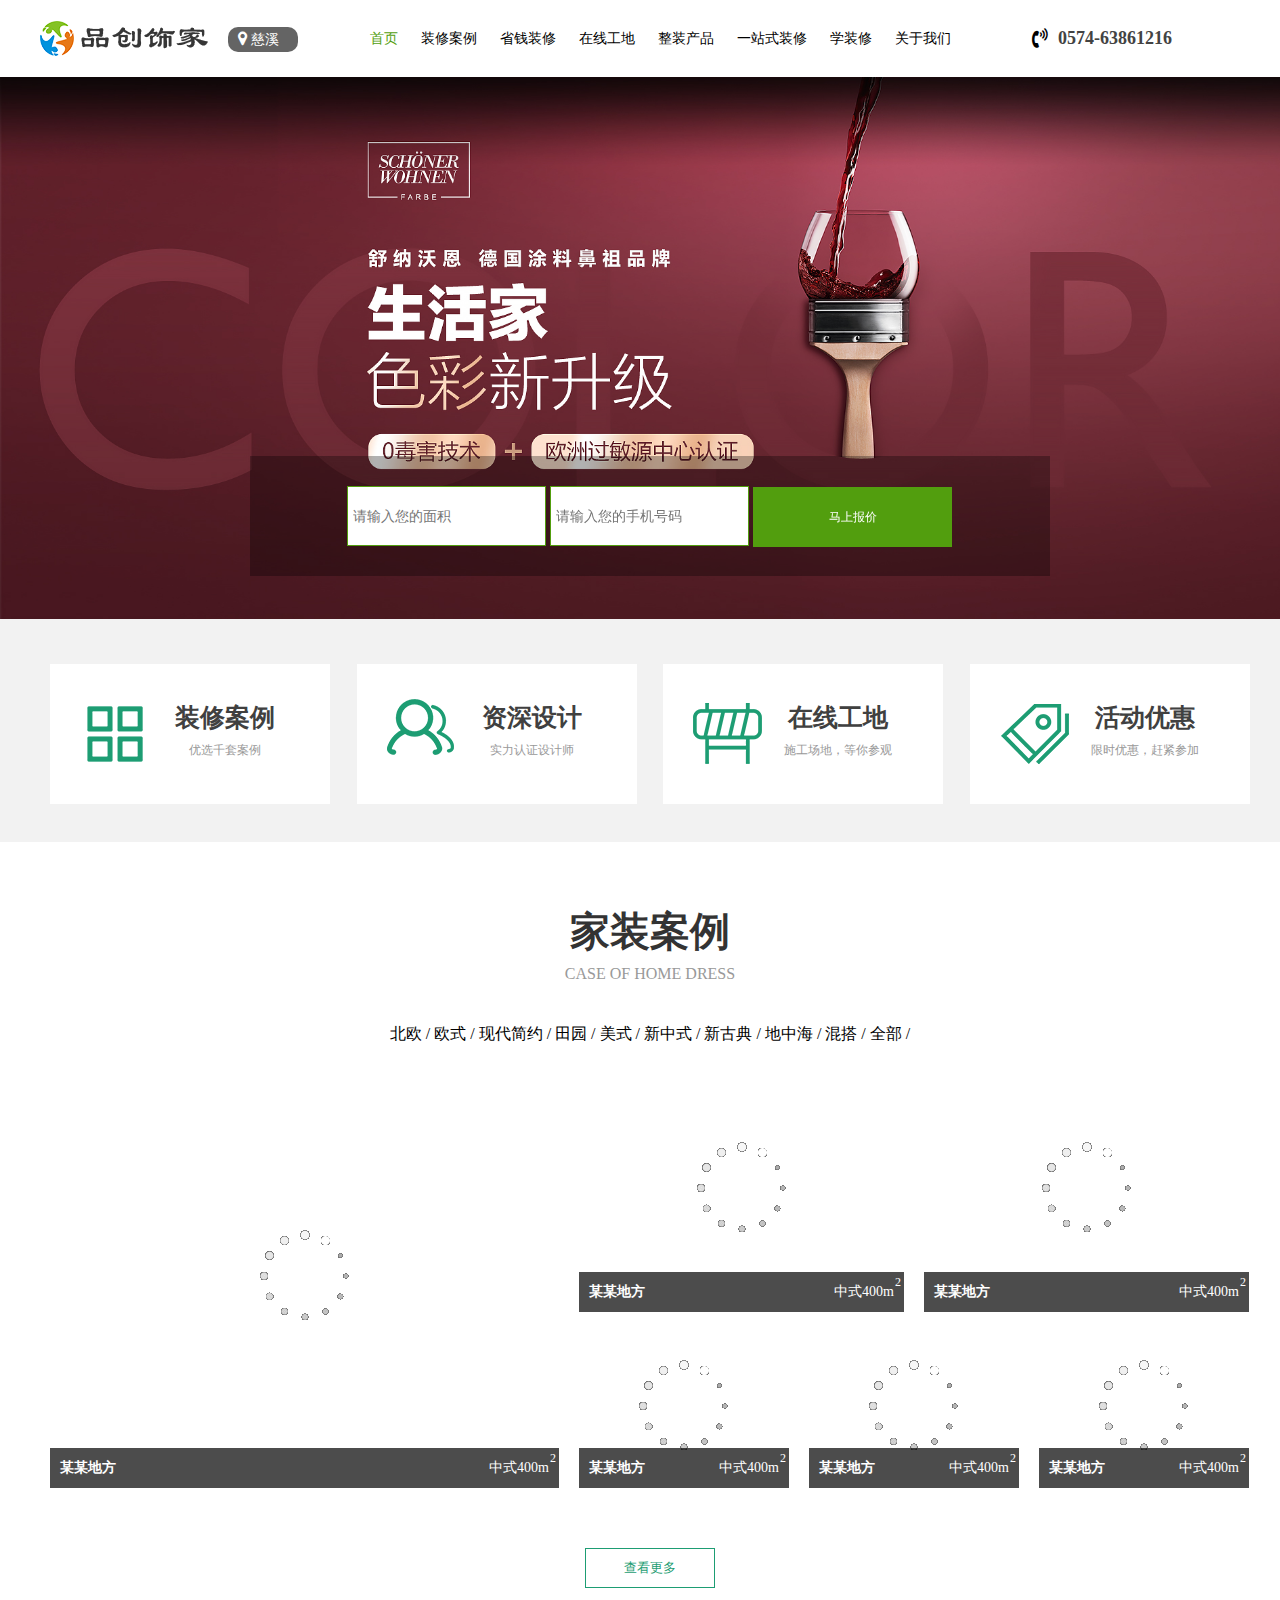
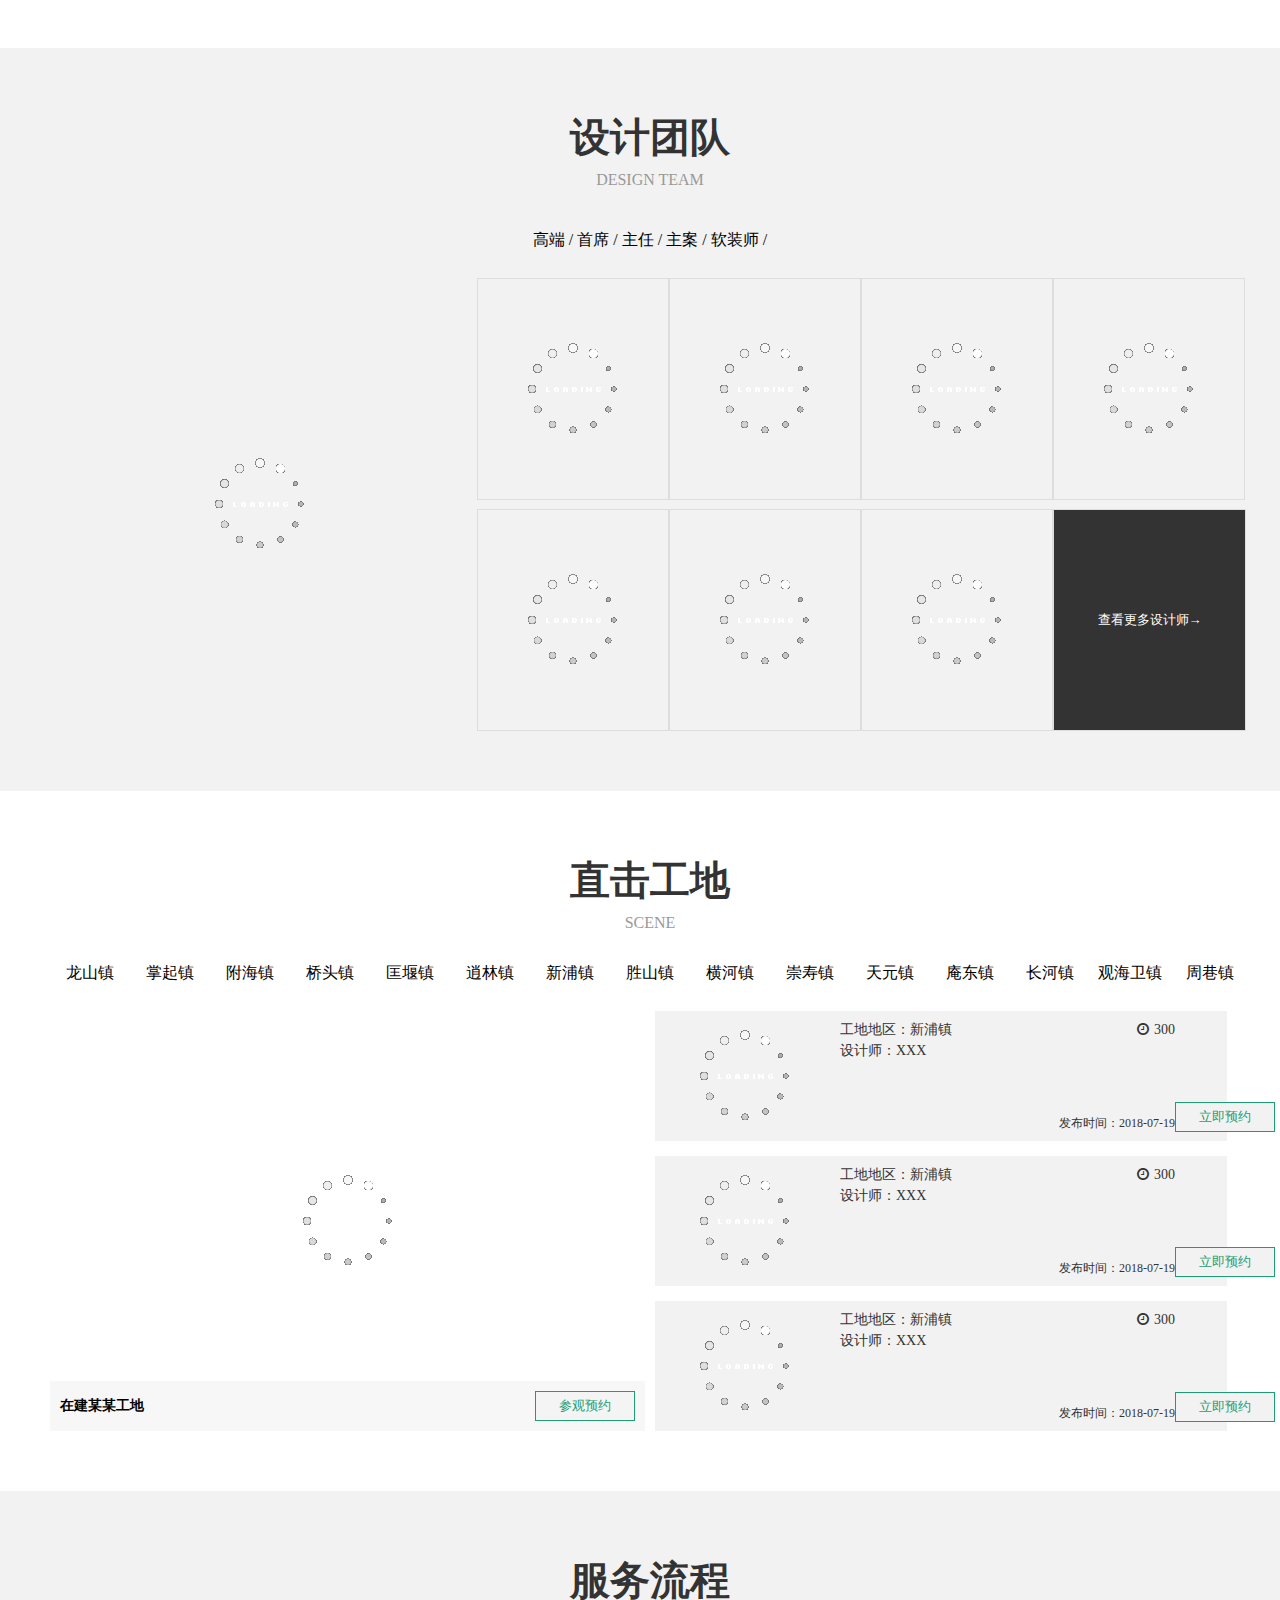
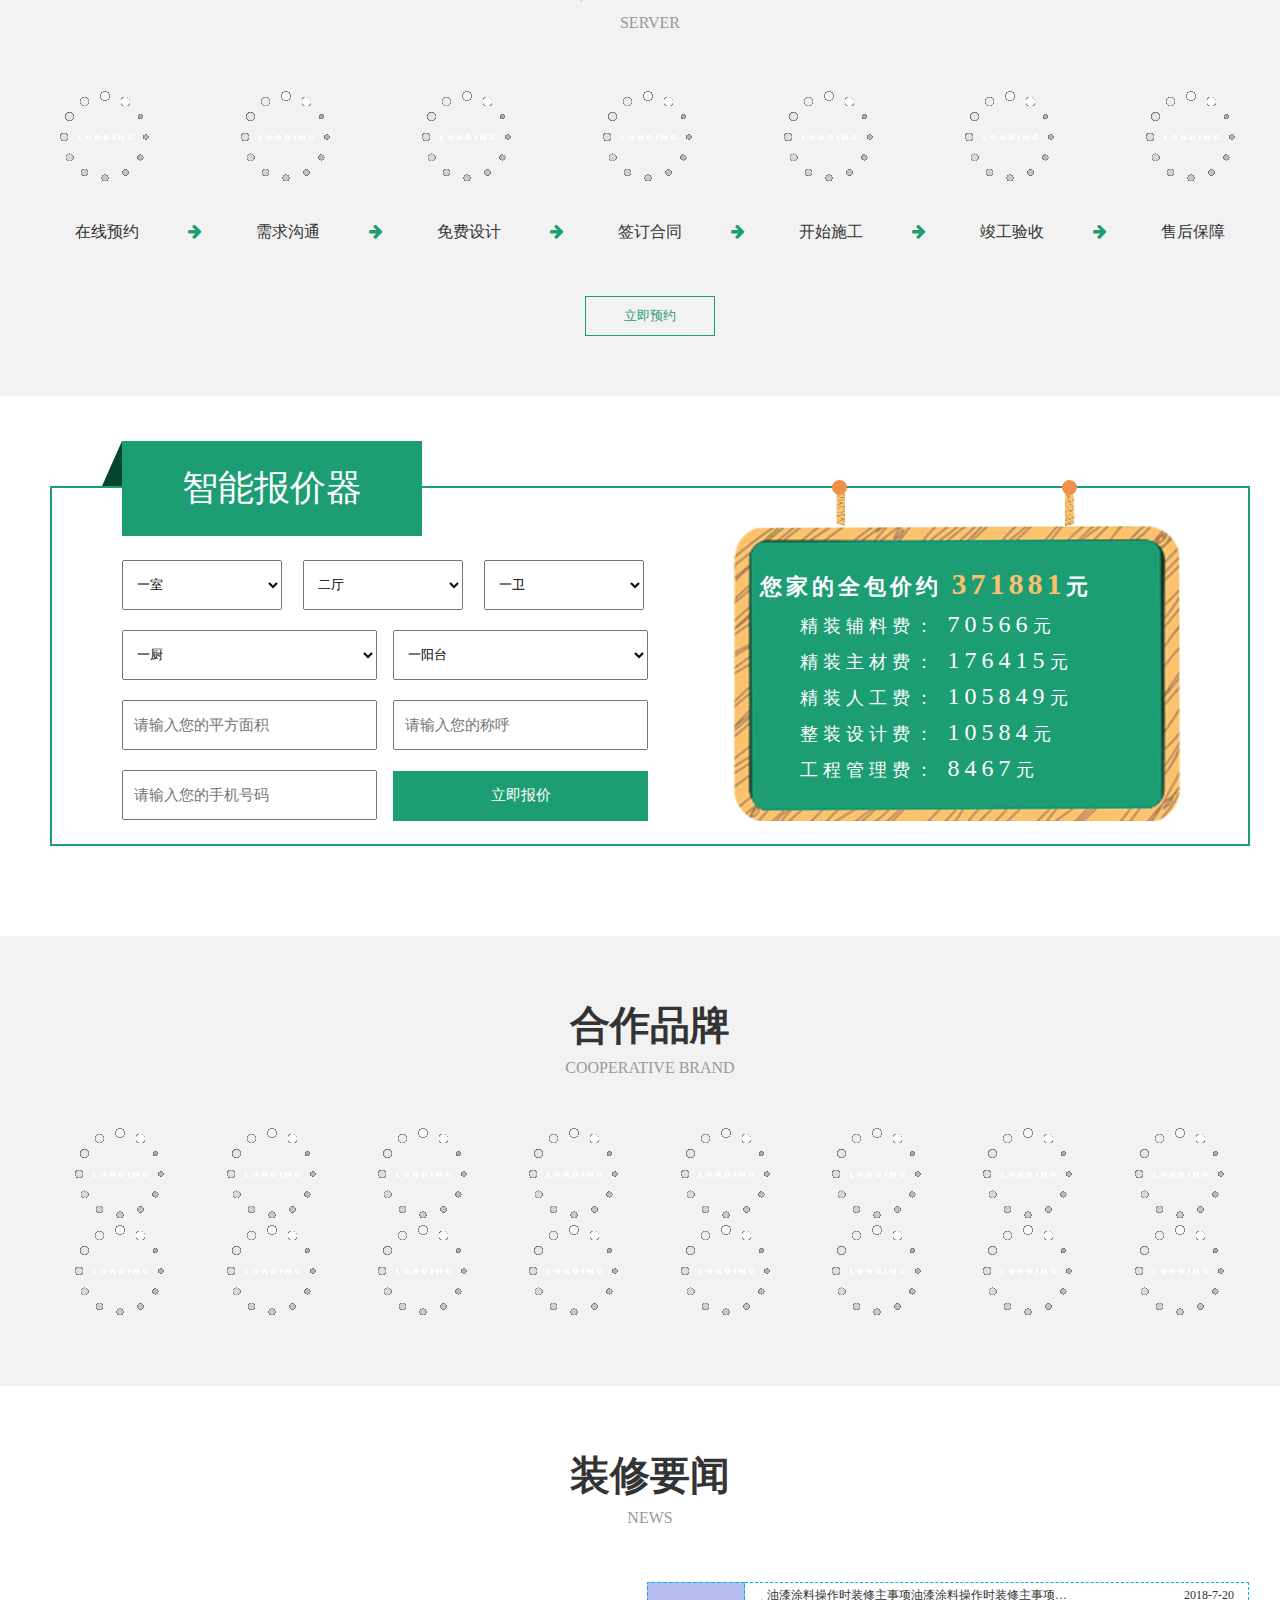
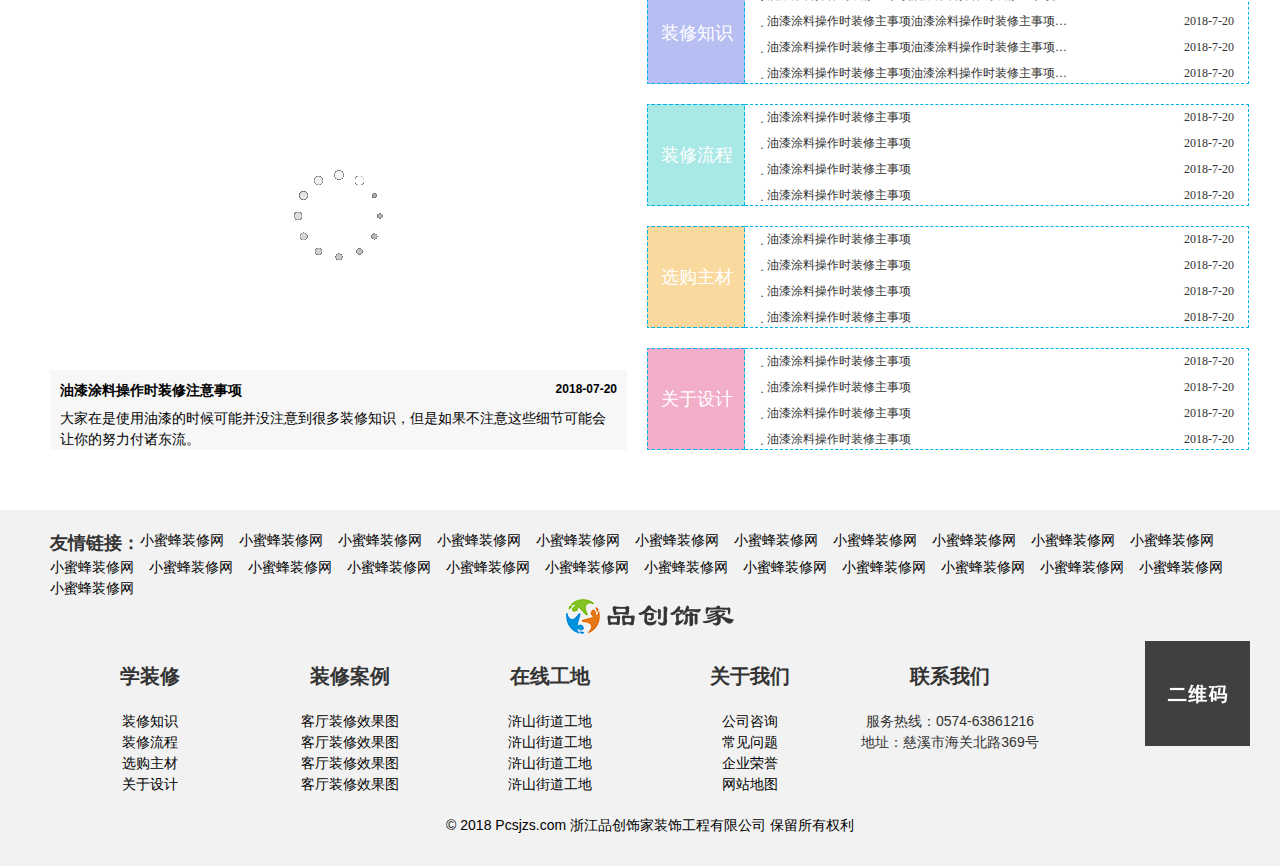
<file: index.html>
<!DOCTYPE html>
<html lang="en">

<head>
    <meta charset="UTF-8">
    <meta name="viewport" content="width=device-width, initial-scale=1.0">
    <meta http-equiv="X-UA-Compatible" content="ie=edge">
    <title>首页-品创饰家</title>
    <link rel="stylesheet" href="static/frontpages/css/index.css">
    <link rel="stylesheet" href="static/frontpages/css/font-awesome.min.css">
    <link rel="stylesheet" href="static/frontpages/css/jquery-ui.min.css">
    <link rel="stylesheet" href="static/frontpages/css/swiper.css">
</head>

<body>
    <!-- 导航栏 -->
    <div class="nav-wrap">
        <div class="nav clearfix">
            <img src="static/frontpages/images/index/logo.png" alt="品创饰家LOGO">
            <div class="nav-city-wrap">
                <i class="fa fa-map-marker" aria-hidden="true"></i>
                <a>慈溪</a>
            </div>
            <ul class="clearfix">
                <li>
                    <a class="nav-active">首页</a>
                </li>
                <li>
                    <a href="case.html">装修案例</a>
                </li>
                <li>
                    <a href="discounts.html">省钱装修</a>
                    <ul class="down-menu">
                        <li>
                            <a href="get-price.html">在线报价</a>
                        </li>
                        <li>
                            <a href="discounts.html">免费设计</a>
                        </li>
                    </ul>
                </li>
                <li>
                    <a href="scene.html">在线工地</a>
                </li>
                <li>
                    <a href="complete.html">整装产品</a>
                </li>
                <li>
                    <a href="one-step-renovation.html">一站式装修</a>
                </li>
                <li>
                    <a href="learn.html">学装修</a>
                </li>
                <li>
                    <a href="aboutus.html">关于我们</a>
                </li>
            </ul>
            <div class="nav-contact-wrap clearfix">
                <i class="fa fa-volume-control-phone" aria-hidden="true"></i>
                <p>
                    <b>0574-63861216</b>
                </p>
            </div>
        </div>
    </div>
    <!-- 导航栏结束 -->
    <!-- 轮播区域 -->
    <div class="lunhuan">
        <div id="lunhuanback">
            <div class="swiper-container">
                <div class="swiper-wrapper">
                    <div class="swiper-slide">
                        <img src="./static/frontpages/images/index/banner1.jpg" alt="品创饰家" />
                    </div>
                    <div class="swiper-slide">
                        <img src="./static/frontpages/images/index/lunhuan.jpg" alt="品创饰家" />
                    </div>
                    <div class="swiper-slide">
                        <img src="./static/frontpages/images/index/lunhuan2.jpg" alt="品创饰家" />
                    </div>
                    <div class="swiper-slide">
                        <img src="./static/frontpages/images/index/lunhuan3.jpg" alt="品创饰家" />
                    </div>
                    <div class="swiper-slide">
                        <img src="./static/frontpages/images/index/lunhuan4.jpg" alt="品创饰家" />
                    </div>
                </div>
            </div>
        </div>
        <div class="lunhuanhuakuai">
            <article class="htmleaf-container">
                <section id="content">
                    <div class="budget">
                        <form action="" class="banner-form">
                            <label for=""></label>
                            <input type="text" id="amount" placeholder="请输入您的面积" onkeyup="value=value.replace(/[^\d]/g,'')">
                            <label for=""></label>
                            <input type="text" placeholder="请输入您的手机号码" onkeyup="value=value.replace(/[^\d]/g,'')">
                            <button class="banner-get-price" type="button">马上报价</button>
                        </form>
                    </div>
                </section>
            </article>
        </div>
    </div>
    <!-- 轮播区域结束 -->

    <!-- 引导区域 -->
    <div class="yd">
        <div class="yd-wrap">
            <a href="#" class="mr2667">
                <div class="yd-item">
                    <div class="yd-icon">
                        <img src="static/frontpages/images/index/tk.png" alt="装修案例">
                    </div>
                    <div class="yd-text">
                        <h2>装修案例</h2>
                        <span>优选千套案例</span>
                    </div>
                </div>
            </a>
            <a href="#" class="mr2667">
                <div class="yd-item">
                    <div class="yd-icon">
                        <img src="static/frontpages/images/index/team.png" alt="资深设计">
                    </div>
                    <div class="yd-text">
                        <h2>资深设计</h2>
                        <span>实力认证设计师</span>
                    </div>
                </div>
            </a>
            <a href="#" class="mr2667">
                <div class="yd-item">
                    <div class="yd-icon">
                        <img src="static/frontpages/images/index/gd.png" alt="在线工地">
                    </div>
                    <div class="yd-text">
                        <h2>在线工地</h2>
                        <span>施工场地，等你参观</span>
                    </div>
                </div>
            </a>
            <a href="#">
                <div class="yd-item">
                    <div class="yd-icon">
                        <img src="static/frontpages/images/index/yh.png" alt="优惠活动">
                    </div>
                    <div class="yd-text">
                        <h2>活动优惠</h2>
                        <span>限时优惠，赶紧参加</span>
                    </div>
                </div>
            </a>
        </div>
    </div>
    <!-- 引导区域结束 -->

    <!-- 客户案例 -->
    <div class="customer-case">
        <div class="case-wrap">
            <div class="case-top">
                <h2>家装案例</h2>
                <p>CASE OF HOME DRESS</p>
            </div>
            <div class="case-section">
                <div class="case-nav">
                    <ul>
                        <li>
                            <a href="#">北欧</a>
                            <a href="#">欧式</a>
                            <a href="#">现代简约</a>
                            <a href="#">田园</a>
                            <a href="#">美式</a>
                            <a href="#">新中式</a>
                            <a href="#">新古典</a>
                            <a href="#">地中海</a>
                            <a href="#">混搭</a>
                            <a href="#">全部</a>
                        </li>
                    </ul>
                </div>
                <div class="clearfix"></div>
                <div class="case">
                    <ul class="clearfix">
                        <li class="pic-main-left">
                            <a href="#">
                                <img class="case-lazy" src="static/frontpages/images/index/loading.gif" data-original="static/frontpages/images/index/case1.jpg"
                                    alt="装修案例">
                                <span class="clearfix">
                                    <h4>某某地方</h4>
                                    <em>中式400m
                                        <sup>2</sup>
                                    </em>
                                </span>
                            </a>
                        </li>
                        <li>
                            <a href="#">
                                <img class="case-lazy" src="static/frontpages/images/index/loading.gif" data-original="static/frontpages/images/index/case2.jpg"
                                    alt="装修案例">
                                <span class="clearfix">
                                    <h4>某某地方</h4>
                                    <em>中式400m
                                        <sup>2</sup>
                                    </em>
                                </span>
                            </a>
                        </li>
                        <li>
                            <a href="#">
                                <img class="case-lazy" src="static/frontpages/images/index/loading.gif" data-original="static/frontpages/images/index/case2.jpg"
                                    alt="装修案例">
                                <span class="clearfix">
                                    <h4>某某地方</h4>
                                    <em>中式400m
                                        <sup>2</sup>
                                    </em>
                                </span>
                            </a>
                        </li>
                        <li>
                            <a href="#">
                                <img class="case-lazy" src="static/frontpages/images/index/loading.gif" data-original="static/frontpages/images/index/case3.jpg"
                                    alt="装修案例">
                                <span class="clearfix">
                                    <h4>某某地方</h4>
                                    <em>中式400m
                                        <sup>2</sup>
                                    </em>
                                </span>
                            </a>
                        </li>
                        <li>
                            <a href="#">
                                <img class="case-lazy" src="static/frontpages/images/index/loading.gif" data-original="static/frontpages/images/index/case3.jpg"
                                    alt="装修案例">
                                <span class="clearfix">
                                    <h4>某某地方</h4>
                                    <em>中式400m
                                        <sup>2</sup>
                                    </em>
                                </span>
                            </a>
                        </li>
                        <li>
                            <a href="#">
                                <img class="case-lazy" src="static/frontpages/images/index/loading.gif" data-original="static/frontpages/images/index/case3.jpg"
                                    alt="装修案例">
                                <span class="clearfix">
                                    <h4>某某地方</h4>
                                    <em>中式400m
                                        <sup>2</sup>
                                    </em>
                                </span>
                            </a>
                        </li>
                    </ul>
                </div>
                <div class="read-more">
                    <a href="case.html">
                        <button>查看更多</button>
                    </a>
                </div>
            </div>
        </div>
    </div>
    <!-- 客户案例结束 -->

    <!-- 设计团队 -->
    <div class="design-team">
        <div class="design-wrap">
            <div class="design-top">
                <h2>设计团队</h2>
                <p>DESIGN TEAM</p>
            </div>
            <div class="design-section">
                <div class="design-nav">
                    <ul>
                        <li>
                            <a href="#">高端</a>
                            <a href="#">首席</a>
                            <a href="#">主任</a>
                            <a href="#">主案</a>
                            <a href="#">软装师</a>
                        </li>
                    </ul>
                </div>
                <div class="design-member clearfix">
                    <div class="design-member-left">
                        <img class="designer-lazy" src="static/frontpages/images/index/loading.gif" data-original="static/frontpages/images/index/bteam-ll.jpg"
                            alt="设计师-林亮">
                    </div>
                    <div class="design-member-right">
                        <ul class="clearfix">
                            <li>
                                <a>
                                    <img class="designer-lazy" src="static/frontpages/images/index/loading.gif"
                                        data-original="static/frontpages/images/index/team-ll.jpg" alt="设计师-林亮">
                                </a>
                            </li>
                            <li>
                                <a>
                                    <img class="designer-lazy" src="static/frontpages/images/index/loading.gif"
                                        data-original="static/frontpages/images/index/team-xfm.jpg" alt="设计师-徐芳敏">
                                </a>
                            </li>
                            <li>
                                <a>
                                    <img class="designer-lazy" src="static/frontpages/images/index/loading.gif"
                                        data-original="static/frontpages/images/index/team-yzl.jpg" alt="设计师-叶子龙">
                                </a>
                            </li>
                            <li>
                                <a>
                                    <img class="designer-lazy" src="static/frontpages/images/index/loading.gif"
                                        data-original="static/frontpages/images/index/team-zy.jpg" alt="设计师-周盈">
                                </a>
                            </li>
                            <li>
                                <a>
                                    <img class="designer-lazy" src="static/frontpages/images/index/loading.gif"
                                        data-original="static/frontpages/images/index/d6.png" alt="design">
                                </a>
                            </li>
                            <li>
                                <a>
                                    <img class="designer-lazy" src="static/frontpages/images/index/loading.gif"
                                        data-original="static/frontpages/images/index/d7.png" alt="design">
                                </a>
                            </li>
                            <li>
                                <a>
                                    <img class="designer-lazy" src="static/frontpages/images/index/loading.gif"
                                        data-original="static/frontpages/images/index/d8.png" alt="design">
                                </a>
                            </li>
                            <li>
                                <a href="designerList.html">
                                    查看更多设计师
                                    <span>→</span>
                                </a>
                            </li>
                        </ul>
                    </div>
                </div>
            </div>
        </div>
    </div>
    <!-- 设计团队结束 -->

    <!-- 直击工地 -->
    <div class="scene">
        <div class="scene-wrap">
            <div class="scene-top">
                <h2>直击工地</h2>
                <p>SCENE</p>
            </div>
            <div class="scene-section">
                <div class="scene-nav">
                    <ul class="clearfix">
                        <li>
                            <a href="#">龙山镇</a>
                        </li>
                        <li>
                            <a href="#">掌起镇</a>
                        </li>
                        <li>
                            <a href="#">附海镇</a>
                        </li>
                        <li>
                            <a href="#">桥头镇</a>
                        </li>
                        <li>
                            <a href="#">匡堰镇</a>
                        </li>
                        <li>
                            <a href="#">逍林镇</a>
                        </li>
                        <li>
                            <a href="#">新浦镇</a>
                        </li>
                        <li>
                            <a href="#">胜山镇</a>
                        </li>
                        <li>
                            <a href="#">横河镇</a>
                        </li>
                        <li>
                            <a href="#">崇寿镇</a>
                        </li>
                        <li>
                            <a href="#">天元镇</a>
                        </li>
                        <li>
                            <a href="#">庵东镇</a>
                        </li>
                        <li>
                            <a href="#">长河镇</a>
                        </li>
                        <li>
                            <a href="#">观海卫镇</a>
                        </li>
                        <li>
                            <a href="#">周巷镇</a>
                        </li>
                    </ul>
                </div>
                <div class="scene-layout">
                    <div class="clearfix">
                        <div class="main-layout">
                            <a href="#">
                                <img class="scene-lazy" src="static/frontpages/images/index/loading.gif" data-original="static/frontpages/images/index/scene1.jpg"
                                    alt="装修现场">
                                <span class="clearfix">
                                    <h4>在建某某工地</h4>
                                    <button>参观预约</button>
                                </span>
                            </a>
                        </div>
                        <div class="list-layout">
                            <ul>
                                <li class="clearfix">
                                    <div class="item-img">
                                        <a href="#">
                                            <img class="scene-lazy" src="static/frontpages/images/index/loading.gif"
                                                data-original="static/frontpages/images/index/s2.jpg" alt="装修现场">
                                        </a>
                                    </div>
                                    <div class="item-content">
                                        <p href="javascript(0);">工地地区：新浦镇
                                            <span>
                                                <i class="fa fa-clock-o" aria-hidden="true"></i>300</span>
                                        </p>
                                        <p href="javascript(0);">设计师：XXX</p>
                                        <button>立即预约</button>
                                        <p class="time">发布时间：2018-07-19</p>
                                    </div>
                                </li>
                                <li class="clearfix">
                                    <div class="item-img">
                                        <a href="#">
                                            <img class="scene-lazy" src="static/frontpages/images/index/loading.gif"
                                                data-original="static/frontpages/images/index/s2.jpg" alt="装修现场">
                                        </a>
                                    </div>
                                    <div class="item-content">
                                        <p href="javascript(0);">工地地区：新浦镇
                                            <span>
                                                <i class="fa fa-clock-o" aria-hidden="true"></i>300</span>
                                        </p>
                                        <p href="javascript(0);">设计师：XXX</p>
                                        <button>立即预约</button>
                                        <p class="time">发布时间：2018-07-19</p>
                                    </div>
                                </li>
                                <li class="clearfix">
                                    <div class="item-img">
                                        <a href="#">
                                            <img class="scene-lazy" src="static/frontpages/images/index/loading.gif"
                                                data-original="static/frontpages/images/index/s2.jpg" alt="装修现场">
                                        </a>
                                    </div>
                                    <div class="item-content">
                                        <p href="javascript(0);">工地地区：新浦镇
                                            <span>
                                                <i class="fa fa-clock-o" aria-hidden="true"></i>300</span>
                                        </p>
                                        <p href="javascript(0);">设计师：XXX</p>
                                        <button>立即预约</button>
                                        <p class="time">发布时间：2018-07-19</p>
                                    </div>
                                </li>
                            </ul>
                        </div>
                    </div>
                </div>
            </div>
        </div>
    </div>
    <!-- 直击工地 -->

    <!-- 服务流程 -->
    <div class="server">
        <div class="server-wrap">
            <div class="server-top">
                <h2>服务流程</h2>
                <p>SERVER</p>
            </div>
            <div class="server-list">
                <ul class="clearfix">
                    <li>
                        <img class="server-lazy" src="static/frontpages/images/index/loading.gif" data-original="static/frontpages/images/index/server-list1.png"
                            alt="服务列表">
                        <p>在线预约
                            <i class="fa fa-arrow-right" aria-hidden="true"></i>
                        </p>
                    </li>
                    <li>
                        <img class="server-lazy" src="static/frontpages/images/index/loading.gif" data-original="static/frontpages/images/index/server-list2.png"
                            alt="服务列表">
                        <p>需求沟通
                            <i class="fa fa-arrow-right" aria-hidden="true"></i>
                        </p>
                    </li>
                    <li>
                        <img class="server-lazy" src="static/frontpages/images/index/loading.gif" data-original="static/frontpages/images/index/server-list3.png"
                            alt="服务列表">
                        <p>免费设计
                            <i class="fa fa-arrow-right" aria-hidden="true"></i>
                        </p>
                    </li>
                    <li>
                        <img class="server-lazy" src="static/frontpages/images/index/loading.gif" data-original="static/frontpages/images/index/server-list4.png"
                            alt="服务列表">
                        <p>签订合同
                            <i class="fa fa-arrow-right" aria-hidden="true"></i>
                        </p>
                    </li>
                    <li>
                        <img class="server-lazy" src="static/frontpages/images/index/loading.gif" data-original="static/frontpages/images/index/server-list5.png"
                            alt="服务列表">
                        <p>开始施工
                            <i class="fa fa-arrow-right" aria-hidden="true"></i>
                        </p>
                    </li>
                    <li>
                        <img class="server-lazy" src="static/frontpages/images/index/loading.gif" data-original="static/frontpages/images/index/server-list6.png"
                            alt="服务列表">
                        <p>竣工验收
                            <i class="fa fa-arrow-right" aria-hidden="true"></i>
                        </p>
                    </li>
                    <li>
                        <img class="server-lazy" src="static/frontpages/images/index/loading.gif" data-original="static/frontpages/images/index/server-list7.png"
                            alt="服务列表">
                        <p>售后保障</p>
                    </li>
                </ul>
                <div class="read-more">
                    <button>立即预约</button>
                </div>
            </div>
        </div>
    </div>
    <!-- 服务流程结束 -->

    <!-- 表单 -->
    <div class="get-price-form">
        <div class="get-price-form-wrap">
            <div class="form-in">
                <div class="signboard">
                    智能报价器
                </div>
                <form action="">
                    <select name="" id="">
                        <option value="">一室</option>
                    </select>
                    <select name="" id="">
                        <option value="">二厅</option>
                    </select>
                    <select name="" id="">
                        <option value="">一卫</option>
                    </select>
                    <select name="" id="">
                        <option value="">一厨</option>
                    </select>
                    <select name="" id="">
                        <option value="">一阳台</option>
                    </select>
                    <input type="text" placeholder="请输入您的平方面积" id="customer-area" onkeyup="value=value.replace(/[^\d]/g,'')">
                    <input type="text" placeholder="请输入您的称呼" id="customer-name" onkeyup="value=value.replace(/[\d]/g,'')">
                    <input type="text" placeholder="请输入您的手机号码" id="customer-phone" onkeyup="value=value.replace(/[^\d]/g,'')">
                    <button type="button">立即报价</button>
                </form>
            </div>
            <div class="signboard-right clearfix">
                <div class="circle"></div>
                <div class="circle"></div>
                <div class="liner"></div>
                <div class="count-result">
                    <h2>您家的全包价约
                        <span class="qbj">102728</span>元</h2>
                    <p>精装辅料费：
                        <span class="flf">4732</span>元</p>
                    <p>精装主材费：
                        <span class="zcf">4732</span>元</p>
                    <p>精装人工费：
                        <span class="rgf">33871</span>元</p>
                    <p>整装设计费：
                        <span class="sjf">16975</span>元</p>
                    <p>工程管理费：
                        <span class="glf">16975</span>元</p>
                </div>
            </div>
        </div>
    </div>
    <!-- 表单结束 -->

    <!-- 合作品牌 -->
    <div class="friends">
        <div class="friends-wrap">
            <div class="friends-top">
                <h2>合作品牌</h2>
                <p>COOPERATIVE BRAND</p>
            </div>
            <div class="friends-nav">
                <ul class="clearfix">
                    <li>
                        <img class="friends-lazy" src="static/frontpages/images/index/loading.gif" data-original="static/frontpages/images/index/logo-hg.jpg"
                            alt="品创饰家-合作品牌">
                    </li>
                    <li>
                        <img class="friends-lazy" src="static/frontpages/images/index/loading.gif" data-original="static/frontpages/images/index/logo-bn.jpg"
                            alt="品创饰家-合作品牌">
                    </li>
                    <li>
                        <img class="friends-lazy" src="static/frontpages/images/index/loading.gif" data-original="static/frontpages/images/index/logo-hj.jpg"
                            alt="品创饰家-合作品牌">
                    </li>
                    <li>
                        <img class="friends-lazy" src="static/frontpages/images/index/loading.gif" data-original="static/frontpages/images/index/logo-dp.jpg"
                            alt="品创饰家-合作品牌">
                    </li>
                    <li>
                        <img class="friends-lazy" src="static/frontpages/images/index/loading.gif" data-original="static/frontpages/images/index/logo-dg.jpg"
                            alt="品创饰家-合作品牌">
                    </li>
                    <li>
                        <img class="friends-lazy" src="static/frontpages/images/index/loading.gif" data-original="static/frontpages/images/index/logo-dlx.jpg"
                            alt="品创饰家-合作品牌">
                    </li>
                    <li>
                        <img class="friends-lazy" src="static/frontpages/images/index/loading.gif" data-original="static/frontpages/images/index/logo-ds.jpg"
                            alt="品创饰家-合作品牌">
                    </li>
                    <li>
                        <img class="friends-lazy" src="static/frontpages/images/index/loading.gif" data-original="static/frontpages/images/index/logo-df.jpg"
                            alt="品创饰家-合作品牌">
                    </li>
                    <li>
                        <img class="friends-lazy" src="static/frontpages/images/index/loading.gif" data-original="static/frontpages/images/index/logo-tbb.jpg"
                            alt="品创饰家-合作品牌">
                    </li>
                    <li>
                        <img class="friends-lazy" src="static/frontpages/images/index/loading.gif" data-original="static/frontpages/images/index/logo-pld.jpg"
                            alt="品创饰家-合作品牌">
                    </li>
                    <li>
                        <img class="friends-lazy" src="static/frontpages/images/index/loading.gif" data-original="static/frontpages/images/index/logo-qg.jpg"
                            alt="品创饰家-合作品牌">
                    </li>
                    <li>
                        <img class="friends-lazy" src="static/frontpages/images/index/loading.gif" data-original="static/frontpages/images/index/logo-gz.jpg"
                            alt="品创饰家-合作品牌">
                    </li>
                    <li>
                        <img class="friends-lazy" src="static/frontpages/images/index/loading.gif" data-original="static/frontpages/images/index/logo-sgb.jpg"
                            alt="品创饰家-合作品牌">
                    </li>
                    <li>
                        <img class="friends-lazy" src="static/frontpages/images/index/loading.gif" data-original="static/frontpages/images/index/logo-flp.jpg"
                            alt="品创饰家-合作品牌">
                    </li>
                    <li>
                        <img class="friends-lazy" src="static/frontpages/images/index/loading.gif" data-original="static/frontpages/images/index/logo-gn.jpg"
                            alt="品创饰家-合作品牌">
                    </li>
                    <li>
                        <img class="friends-lazy" src="static/frontpages/images/index/loading.gif" data-original="static/frontpages/images/index/logo-wx.jpg"
                            alt="品创饰家-合作品牌">
                    </li>
                </ul>
            </div>
        </div>
    </div>
    <!-- 合作品牌结束 -->

    <!-- 装修要闻 -->
    <div class="news">
        <div class="news-wrap clearfix">
            <div class="news-top">
                <h2>装修要闻</h2>
                <p>NEWS</p>
            </div>
            <div class="main-news">
                <a href="#">
                    <img class="news-lazy" src="static/frontpages/images/index/loading.gif" data-original="static/frontpages/images/index/news1.png"
                        alt="装修要闻">
                    <span class="clearfix">
                        <h4>油漆涂料操作时装修注意事项</h4>
                        <time>2018-07-20</time>
                        <p>大家在是使用油漆的时候可能并没注意到很多装修知识，但是如果不注意这些细节可能会让你的努力付诸东流。</p>
                    </span>
                </a>
            </div>
            <div class="list-news">
                <ul>
                    <li class="clearfix">
                        <div class="item-img">
                            <img src="static/frontpages/images/index/zszs.png" alt="装修知识">
                            <p>装修知识</p>
                        </div>
                        <div class="item-content">
                            <ul>
                                <li>
                                    <a>油漆涂料操作时装修主事项油漆涂料操作时装修主事项油漆涂料操作时装修主事项油漆涂料操作时装修主事项</a>
                                    <time>2018-7-20</time>
                                </li>
                                <li>
                                    <a>油漆涂料操作时装修主事项油漆涂料操作时装修主事项油漆涂料操作时装修主事项油漆涂料操作时装修主事项</a>
                                    <time>2018-7-20</time>
                                </li>
                                <li>
                                    <a>油漆涂料操作时装修主事项油漆涂料操作时装修主事项油漆涂料操作时装修主事项油漆涂料操作时装修主事项</a>
                                    <time>2018-7-20</time>
                                </li>
                                <li>
                                    <a>油漆涂料操作时装修主事项油漆涂料操作时装修主事项油漆涂料操作时装修主事项油漆涂料操作时装修主事项</a>
                                    <time>2018-7-20</time>
                                </li>
                            </ul>
                        </div>
                    </li>
                    <li class="clearfix">
                        <div class="item-img">
                            <img src="static/frontpages/images/index/zxlc.png" alt="装修流程" width="98" height="100">
                            <p>装修流程</p>
                        </div>
                        <div class="item-content">
                            <ul>
                                <li>
                                    <a>油漆涂料操作时装修主事项</a>
                                    <time>2018-7-20</time>
                                </li>
                                <li>
                                    <a>油漆涂料操作时装修主事项</a>
                                    <time>2018-7-20</time>
                                </li>
                                <li>
                                    <a>油漆涂料操作时装修主事项</a>
                                    <time>2018-7-20</time>
                                </li>
                                <li>
                                    <a>油漆涂料操作时装修主事项</a>
                                    <time>2018-7-20</time>
                                </li>
                            </ul>
                        </div>
                    </li>
                    <li class="clearfix">
                        <div class="item-img">
                            <img src="static/frontpages/images/index/xgzc.png" alt="选购主材" width="98" height="100">
                            <p>选购主材</p>
                        </div>
                        <div class="item-content">
                            <ul>
                                <li>
                                    <a>油漆涂料操作时装修主事项</a>
                                    <time>2018-7-20</time>
                                </li>
                                <li>
                                    <a>油漆涂料操作时装修主事项</a>
                                    <time>2018-7-20</time>
                                </li>
                                <li>
                                    <a>油漆涂料操作时装修主事项</a>
                                    <time>2018-7-20</time>
                                </li>
                                <li>
                                    <a>油漆涂料操作时装修主事项</a>
                                    <time>2018-7-20</time>
                                </li>
                            </ul>
                        </div>
                    </li>
                    <li class="clearfix">
                        <div class="item-img">
                            <img src="static/frontpages/images/index/gysj.png" alt="关于设计" width="98" height="100">
                            <p>关于设计</p>
                        </div>
                        <div class="item-content">
                            <ul>
                                <li>
                                    <a>油漆涂料操作时装修主事项</a>
                                    <time>2018-7-20</time>
                                </li>
                                <li>
                                    <a>油漆涂料操作时装修主事项</a>
                                    <time>2018-7-20</time>
                                </li>
                                <li>
                                    <a>油漆涂料操作时装修主事项</a>
                                    <time>2018-7-20</time>
                                </li>
                                <li>
                                    <a>油漆涂料操作时装修主事项</a>
                                    <time>2018-7-20</time>
                                </li>
                            </ul>
                        </div>
                    </li>
                </ul>
            </div>
        </div>
    </div>
    <!-- 装修要闻结束 -->

    <!-- footer -->
    <div class="footer clearfix">
        <div class="footer-wrap clearfix">
            <div class="link">
                <h2>友情链接：</h2>
                <a href="#">
                    <p>小蜜蜂装修网</p>
                </a>
                <a href="#">
                    <p>小蜜蜂装修网</p>
                </a>
                <a href="#">
                    <p>小蜜蜂装修网</p>
                </a>
                <a href="#">
                    <p>小蜜蜂装修网</p>
                </a>
                <a href="#">
                    <p>小蜜蜂装修网</p>
                </a>
                <a href="#">
                    <p>小蜜蜂装修网</p>
                </a>
                <a href="#">
                    <p>小蜜蜂装修网</p>
                </a>
                <a href="#">
                    <p>小蜜蜂装修网</p>
                </a>
                <a href="#">
                    <p>小蜜蜂装修网</p>
                </a>
                <a href="#">
                    <p>小蜜蜂装修网</p>
                </a>
                <a href="#">
                    <p>小蜜蜂装修网</p>
                </a>
                <a href="#">
                    <p>小蜜蜂装修网</p>
                </a>
                </a>
                <a href="#">
                    <p>小蜜蜂装修网</p>
                </a>
                <a href="#">
                    <p>小蜜蜂装修网</p>
                </a>
                </a>
                <a href="#">
                    <p>小蜜蜂装修网</p>
                </a>
                <a href="#">
                    <p>小蜜蜂装修网</p>
                </a>
                </a>
                <a href="#">
                    <p>小蜜蜂装修网</p>
                </a>
                <a href="#">
                    <p>小蜜蜂装修网</p>
                </a>
                <a href="#">
                    <p>小蜜蜂装修网</p>
                </a>
                <a href="#">
                    <p>小蜜蜂装修网</p>
                </a>
                </a>
                <a href="#">
                    <p>小蜜蜂装修网</p>
                </a>
                <a href="#">
                    <p>小蜜蜂装修网</p>
                </a>
                </a>
                <a href="#">
                    <p>小蜜蜂装修网</p>
                </a>
                <a href="#">
                    <p>小蜜蜂装修网</p>
                </a>
            </div>
            <div class="index-footer-logo">
                <img src="./static/frontpages/images/index/logo.png" alt="">
            </div>
            <div class="footer-detail">
                <div class="index-footer-learn">
                    <h2>学装修</h2>
                    <p><a href="./aboutus.html">装修知识</a></p>
                    <p><a href="#">装修流程</a></p>
                    <p><a href="aboutus.html">选购主材</a></p>
                    <p><a href="http://www.pcsjzs.com/sitemap.html">关于设计</a></p>
                </div>
                <div class="index-footer-case">
                    <h2>装修案例</h2>
                    <p><a href="./aboutus.html">客厅装修效果图</a></p>
                    <p><a href="#">客厅装修效果图</a></p>
                    <p><a href="aboutus.html">客厅装修效果图</a></p>
                    <p><a href="http://www.pcsjzs.com/sitemap.html">客厅装修效果图</a></p>
                </div>
                <div class="index-footer-about">
                    <h2>在线工地</h2>
                    <p><a href="./aboutus.html">浒山街道工地</a></p>
                    <p><a href="#">浒山街道工地</a></p>
                    <p><a href="aboutus.html">浒山街道工地</a></p>
                    <p><a href="http://www.pcsjzs.com/sitemap.html">浒山街道工地</a></p>
                </div>
                <div class="about">
                    <h2>关于我们</h2>
                    <p><a href="./aboutus.html">公司咨询</a></p>
                    <p><a href="#">常见问题</a></p>
                    <p><a href="aboutus.html">企业荣誉</a></p>
                    <p><a href="http://www.pcsjzs.com/sitemap.html">网站地图</a></p>
                </div>
                <div class="contact">
                    <h2>联系我们</h2>
                    <p>服务热线：0574-63861216</p>
                    <p>地址：慈溪市海关北路369号</p>
                </div>
                <div class="ewm">
                    <img src="static/frontpages/images/ewm.png" alt="品创饰家-二维码">
                </div>
            </div>
            <div class="index-footer-copyright">
                <p>© 2018 Pcsjzs.com 浙江品创饰家装饰工程有限公司 保留所有权利</p>
            </div>
        </div>
    </div>
    <!-- footer结束 -->

    <!-- 返回顶部按钮 -->
    <div class="go-top dn" id="go-top">
        <a href="javascript:;" class="uc-2vm"></a>
        <div class="uc-2vm-pop dn">
            <h2 class="title-2wm"></h2>
            <div class="logo-2wm-box">

            </div>
        </div>
        <a href="javascript:;" class="go"></a>
    </div>
    <!-- 返回顶部按钮 结束 -->
</body>

</html>
<script src="static/frontpages/js/jquery-1.7.2.min.js"></script>
<script src="static/frontpages/js/jquery-ui.min.js "></script>
<script src="static/frontpages/js/jquery.lazyload.min.js"></script>
<script src="static/frontpages/js/index.js "></script>
<script src="static/frontpages/js/swiper.min.js"></script>
<script>
    //轮播banner
    var mySwiper = new Swiper('.swiper-container', {
        direction: 'horizontal',
        autoplay: true
    })
    // 合作品牌swiper
    var swiperFriend = new Swiper('.swiper-friend', {
        direction: 'horizontal',
        autoplay: true,
        loop: false,
        on: {
            slideChange: function () {
                $(".friends-lazy").lazyload({})
            },
        },
    })
    //图片懒加载
    $(document).ready(function () {
        var navHeight = 77;
        var bannerHeight = 680;
        var ydHeight = 216;
        var customerHeight = 806;
        var designerHeight = 743;
        var sceneHeight = 700;
        var serverHeight = 494;
        var getpriceHeight = 360;
        var VRHeight = 736;
        var friendsHeight = 712;
        var newsHeight = 724;
        var footerHeight = 225;
        var timer = null;
        $(window).scroll(function (event) {
            clearTimeout(timer)
            timer = setTimeout(function () {
                if ($(this).scrollTop() >= navHeight + bannerHeight + ydHeight / 2) {
                    $(".case-lazy").lazyload({});
                }
                if ($(this).scrollTop() >= navHeight + bannerHeight + ydHeight + customerHeight / 2) {
                    $(".designer-lazy").lazyload({})
                }
                if ($(this).scrollTop() >= navHeight + bannerHeight + ydHeight + customerHeight + designerHeight / 2) {
                    $(".scene-lazy").lazyload({})
                }
                if ($(this).scrollTop() >= navHeight + bannerHeight + ydHeight + customerHeight + designerHeight + sceneHeight / 2) {
                    $(".server-lazy").lazyload({})
                }
                if ($(this).scrollTop() >= navHeight + bannerHeight + ydHeight + customerHeight + designerHeight + sceneHeight + getpriceHeight + VRHeight / 2 - 200) {
                    $(".friends-lazy").lazyload({})
                }
                if ($(this).scrollTop() >= navHeight + bannerHeight + ydHeight + customerHeight + designerHeight + sceneHeight + getpriceHeight + VRHeight + friendsHeight / 2 - 200) {
                    $(".news-lazy").lazyload({})
                }
            }, 500)
        })
    })
    // 返回顶部
    $(function () {
        $(window).on('scroll', function () {
            var st = $(document).scrollTop();
            if (st > 0) {
                if ($('#main-container').length != 0) {
                    var w = $(window).width(), mw = $('#main-container').width();
                    if ((w - mw) / 2 > 70)
                        $('#go-top').css({ 'left': (w - mw) / 2 + mw + 20 });
                    else {
                        $('#go-top').css({ 'left': 'auto' });
                    }
                }
                $('#go-top').fadeIn(function () {
                    $(this).removeClass('dn');
                });
            } else {
                $('#go-top').fadeOut(function () {
                    $(this).addClass('dn');
                });
            }
        });
        $('#go-top .go').on('click', function () {
            $('html,body').animate({ 'scrollTop': 0 }, 500);
        });

        $('#go-top .uc-2vm').hover(function () {
            $('#go-top .uc-2vm-pop').removeClass('dn');
        }, function () {
            $('#go-top .uc-2vm-pop').addClass('dn');
        });
    });
</script>
</file>
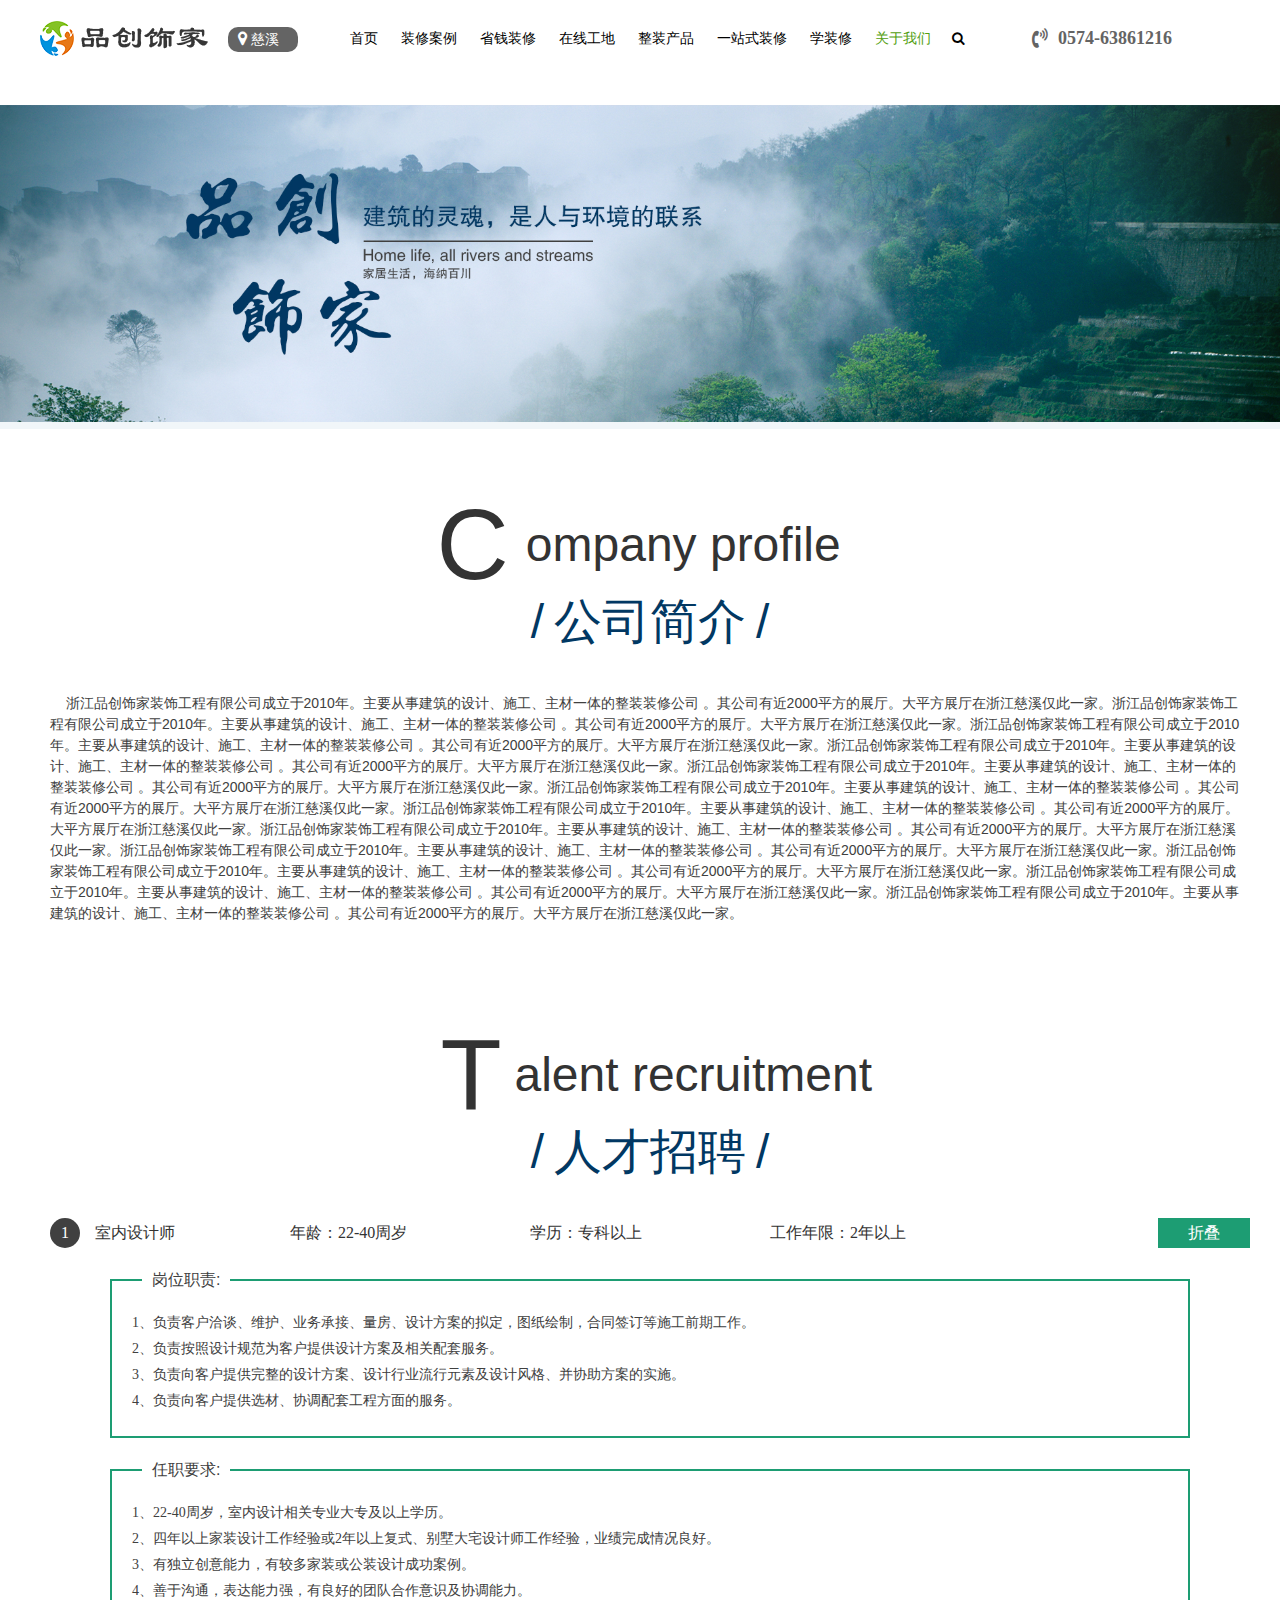
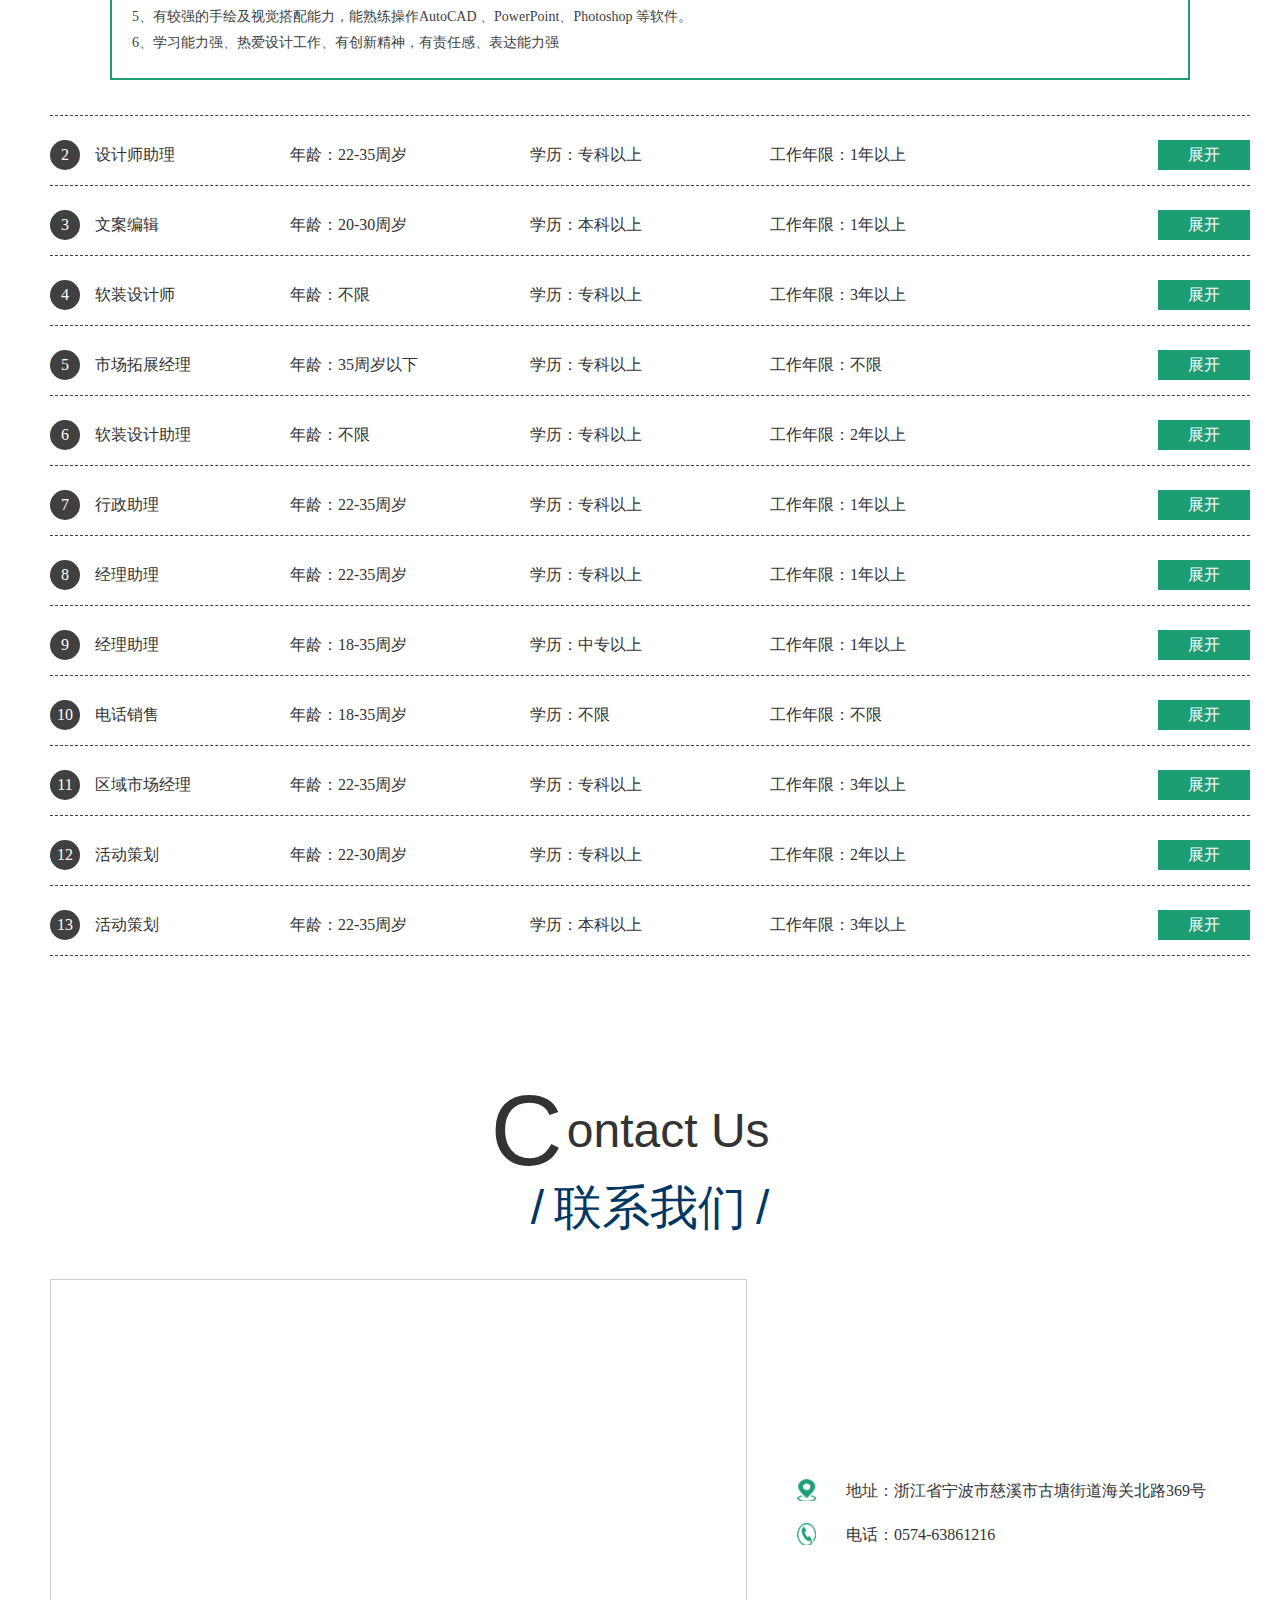
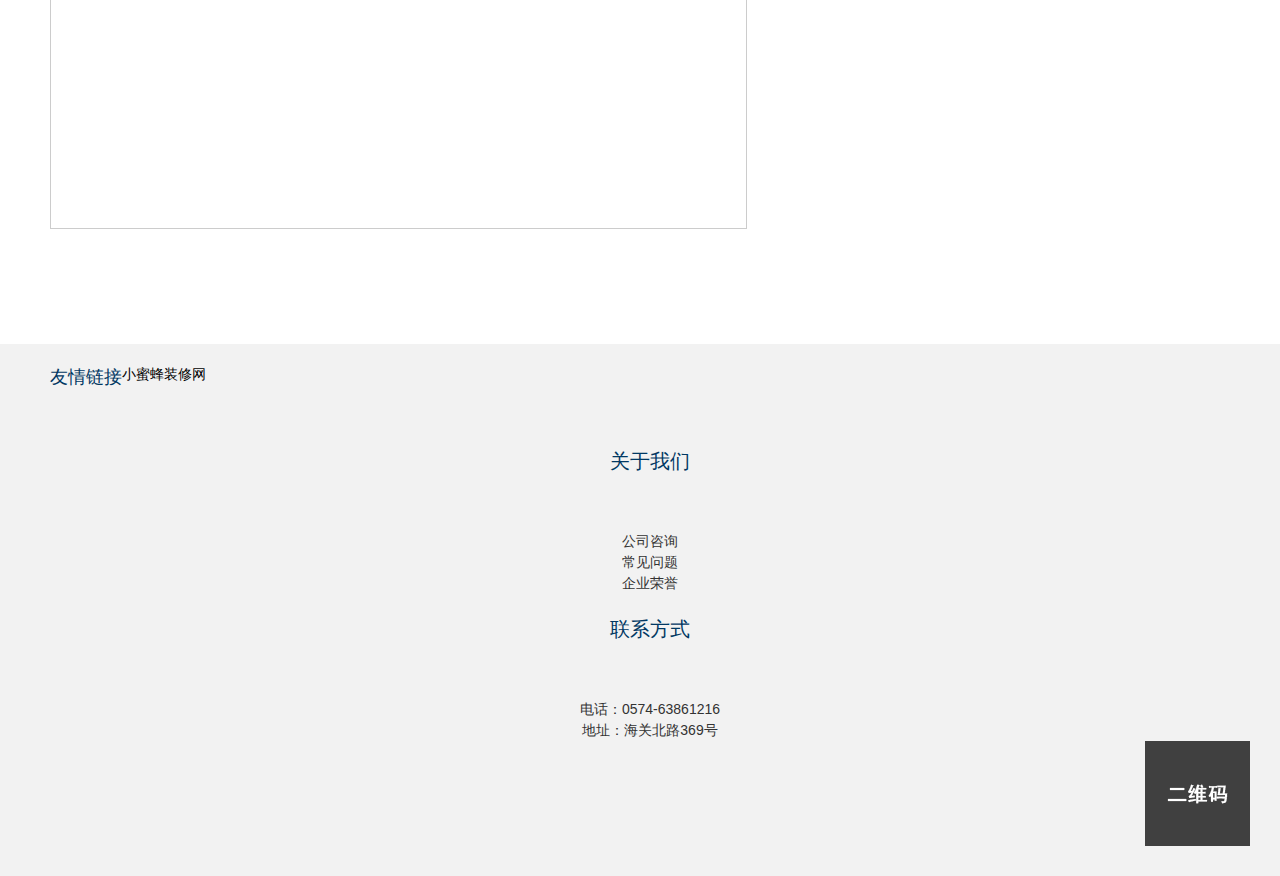
<file: aboutus.html>
<!DOCTYPE html>
<html lang="en">

<head>
    <meta charset="UTF-8">
    <meta name="viewport" content="width=device-width, initial-scale=1.0">
    <meta http-equiv="X-UA-Compatible" content="ie=edge">
    <title>关于我们</title>
    <link rel="stylesheet" href="static/frontpages/css/public.css">
    <link rel="stylesheet" href="static/frontpages/css/font-awesome.min.css">
    <link rel="stylesheet" href="static/frontpages/css/aboutus.css">
    <script type="text/javascript" src="http://api.map.baidu.com/api?key=&v=1.1&services=true"></script>
</head>

<body>
    <!-- 导航栏 -->
    <div class="nav-wrap">
        <div class="nav clearfix">
            <img src="static/frontpages/images/index/logo.png" alt="品创饰家LOGO">
            <div class="nav-city-wrap">
                <i class="fa fa-map-marker" aria-hidden="true"></i>
                <a>慈溪</a>
            </div>
            <ul class="clearfix">
                <li>
                    <a href="index.html">首页</a>
                </li>
                <li>
                    <a href="case.html">装修案例</a>
                </li>
                <li>
                    <a href="discounts.html">省钱装修</a>
                    <ul class="down-menu">
                        <li>
                            <a href="get-price.html">在线报价</a>
                        </li>
                        <li>
                            <a href="discounts.html">免费设计</a>
                        </li>
                    </ul>
                </li>
                <li>
                    <a href="scene.html">在线工地</a>
                </li>
                <li>
                    <a href="complete.html">整装产品</a>
                </li>
                <li>
                    <a href="one-step-renovation.html">一站式装修</a>
                </li>
                <li>
                    <a href="learn.html">学装修</a>
                </li>
                <li>
                    <a class="nav-active" href="aboutus.html">关于我们</a>
                </li>
            </ul>
            <div class="nav-search">
                <form action="" class="nav-search-from clearfix">
                    <input type="text" placeholder="请输入搜索关键词" class="search-div">
                    <button type="button">
                        <i class="fa fa-search" aria-hidden="true"></i>
                    </button>
                </form>
            </div>
            <div class="nav-contact-wrap clearfix">
                <i class="fa fa-volume-control-phone" aria-hidden="true"></i>
                <p>
                    <b>0574-63861216</b>
                </p>
                <!-- <p>咨询热线：15888578399</p> -->
                <!-- <img src="images/index/gr-w.png" alt="个人登录"> -->
            </div>
        </div>
    </div>
    <!-- 导航栏结束 -->
    <!-- banner -->
    <div class="banner">
        <img src="static/frontpages/images/aboutus/134156604087451237.jpg" alt="关于我们">
    </div>
    <!-- banner结束 -->
    <!-- 固定左侧导航栏 -->
    <div class="left-nav">
        <ul>
            <li id="toCompany-profile">公司简介</li>
            <li id="toJob">人才招聘</li>
            <li id="toContactus">联系我们</li>
        </ul>
    </div>
    <!-- 固定左侧导航栏END -->
    <!-- 固定右侧导航栏 -->
    <div class="right-nav">
        <ul class="clearfix">
            <li>
                <a href="">
                    <img src="./static/frontpages/images/aboutus/icon1.png" alt="">
                </a>
            </li>
            <li>
                <a href="scene.html">
                    <img src="./static/frontpages/images/aboutus/icon2.png" alt="">
                </a>
            </li>
            <li>
                <a href="case.html">
                    <img src="./static/frontpages/images/aboutus/icon3.png" alt="">
                </a>
            </li>
            <li>
                <a href="get-price.html">
                    <img src="./static/frontpages/images/aboutus/icon4.png" alt="">
                </a>
            </li>
        </ul>
    </div>
    <!-- 固定右侧导航栏END -->
    <!-- 公司简介 -->
    <div class="company-profile" id="company-profile">
        <h1>
            <span>C</span>
            <span>ompany profile</span>
        </h1>
        <h2>公司简介</h2>
        <p>&nbsp;&nbsp;&nbsp;&nbsp;浙江品创饰家装饰工程有限公司成立于2010年。主要从事建筑的设计、施工、主材一体的整装装修公司
            。其公司有近2000平方的展厅。大平方展厅在浙江慈溪仅此一家。浙江品创饰家装饰工程有限公司成立于2010年。主要从事建筑的设计、施工、主材一体的整装装修公司
            。其公司有近2000平方的展厅。大平方展厅在浙江慈溪仅此一家。浙江品创饰家装饰工程有限公司成立于2010年。主要从事建筑的设计、施工、主材一体的整装装修公司
            。其公司有近2000平方的展厅。大平方展厅在浙江慈溪仅此一家。浙江品创饰家装饰工程有限公司成立于2010年。主要从事建筑的设计、施工、主材一体的整装装修公司
            。其公司有近2000平方的展厅。大平方展厅在浙江慈溪仅此一家。浙江品创饰家装饰工程有限公司成立于2010年。主要从事建筑的设计、施工、主材一体的整装装修公司
            。其公司有近2000平方的展厅。大平方展厅在浙江慈溪仅此一家。浙江品创饰家装饰工程有限公司成立于2010年。主要从事建筑的设计、施工、主材一体的整装装修公司
            。其公司有近2000平方的展厅。大平方展厅在浙江慈溪仅此一家。浙江品创饰家装饰工程有限公司成立于2010年。主要从事建筑的设计、施工、主材一体的整装装修公司
            。其公司有近2000平方的展厅。大平方展厅在浙江慈溪仅此一家。浙江品创饰家装饰工程有限公司成立于2010年。主要从事建筑的设计、施工、主材一体的整装装修公司
            。其公司有近2000平方的展厅。大平方展厅在浙江慈溪仅此一家。浙江品创饰家装饰工程有限公司成立于2010年。主要从事建筑的设计、施工、主材一体的整装装修公司
            。其公司有近2000平方的展厅。大平方展厅在浙江慈溪仅此一家。浙江品创饰家装饰工程有限公司成立于2010年。主要从事建筑的设计、施工、主材一体的整装装修公司
            。其公司有近2000平方的展厅。大平方展厅在浙江慈溪仅此一家。浙江品创饰家装饰工程有限公司成立于2010年。主要从事建筑的设计、施工、主材一体的整装装修公司
            。其公司有近2000平方的展厅。大平方展厅在浙江慈溪仅此一家。浙江品创饰家装饰工程有限公司成立于2010年。主要从事建筑的设计、施工、主材一体的整装装修公司
            。其公司有近2000平方的展厅。大平方展厅在浙江慈溪仅此一家。
        </p>
        <p></p>
    </div>
    <!-- 公司简介END -->
    <!-- 人才招聘 -->
    <div class="job" id="job">
        <h1>
            <span>T</span>
            <span>alent recruitment</span>
        </h1>
        <h2>人才招聘</h2>
        <div class="job-detail">
            <ul>
                <li>
                    <div>
                        <p>
                            <span>1</span>室内设计师</p>
                        <p>
                            年龄：22-40周岁
                        </p>
                        <p>
                            学历：专科以上
                        </p>
                        <p>
                            工作年限：2年以上
                        </p>
                    </div>
                    <div>
                        <button class="toggleSlide">
                            折叠
                        </button>
                    </div>
                    <div class="job-intro" style="display:block">
                        <div class="job-needed">
                            <fieldset>
                                <legend>岗位职责:</legend>
                                <ul>
                                    <li>
                                        <p>1、负责客户洽谈、维护、业务承接、量房、设计方案的拟定，图纸绘制，合同签订等施工前期工作。</p>
                                        <p>2、负责按照设计规范为客户提供设计方案及相关配套服务。</p>
                                        <p>3、负责向客户提供完整的设计方案、设计行业流行元素及设计风格、并协助方案的实施。</p>
                                        <p>4、负责向客户提供选材、协调配套工程方面的服务。</p>
                                    </li>
                                </ul>
                            </fieldset>
                        </div>
                        <div class="job-Requirement">
                            <fieldset>
                                <legend>任职要求:</legend>
                                <ul>
                                    <li>
                                        <p>
                                            1、22-40周岁，室内设计相关专业大专及以上学历。
                                        </p>
                                        <p>
                                            2、四年以上家装设计工作经验或2年以上复式、别墅大宅设计师工作经验，业绩完成情况良好。
                                        </p>
                                        <p>
                                            3、有独立创意能力，有较多家装或公装设计成功案例。
                                        </p>
                                        <p>
                                            4、善于沟通，表达能力强，有良好的团队合作意识及协调能力。
                                        </p>
                                        <p>
                                            5、有较强的手绘及视觉搭配能力，能熟练操作AutoCAD 、PowerPoint、Photoshop 等软件。
                                        </p>
                                        <p>
                                            6、学习能力强、热爱设计工作、有创新精神，有责任感、表达能力强
                                        </p>
                                    </li>
                                </ul>
                            </fieldset>
                        </div>
                    </div>
                </li>
                <li>
                    <div>
                        <p>
                            <span>2</span>设计师助理</p>
                        <p>
                            年龄：22-35周岁
                        </p>
                        <p>
                            学历：专科以上
                        </p>
                        <p>
                            工作年限：1年以上
                        </p>
                    </div>
                    <div>
                        <button class="toggleSlide">
                            展开
                        </button>
                    </div>
                    <div class="job-intro">
                        <div class="job-needed">
                            <fieldset>
                                <legend>岗位职责:</legend>
                                <ul>
                                    <li>
                                        <p>1、负责客户洽谈、维护、业务承接、量房、设计方案的拟定，图纸绘制，合同签订等施工前期工作。</p>
                                        <p>2、负责按照设计规范为客户提供设计方案及相关配套服务。</p>
                                        <p>3、负责向客户提供完整的设计方案、设计行业流行元素及设计风格、并协助方案的实施。</p>
                                        <p>4、负责向客户提供选材、协调配套工程方面的服务。</p>
                                    </li>
                                </ul>
                            </fieldset>
                        </div>
                        <div class="job-Requirement">
                            <fieldset>
                                <legend>任职要求:</legend>
                                <ul>
                                    <li>
                                        <p>
                                            1、22-40周岁，室内设计相关专业大专及以上学历。
                                        </p>
                                        <p>
                                            2、四年以上家装设计工作经验或2年以上复式、别墅大宅设计师工作经验，业绩完成情况良好。
                                        </p>
                                        <p>
                                            3、有独立创意能力，有较多家装或公装设计成功案例。
                                        </p>
                                        <p>
                                            4、善于沟通，表达能力强，有良好的团队合作意识及协调能力。
                                        </p>
                                        <p>
                                            5、有较强的手绘及视觉搭配能力，能熟练操作AutoCAD 、PowerPoint、Photoshop 等软件。
                                        </p>
                                        <p>
                                            6、学习能力强、热爱设计工作、有创新精神，有责任感、表达能力强
                                        </p>
                                    </li>
                                </ul>
                            </fieldset>
                        </div>
                    </div>
                </li>
                <li>
                    <div>
                        <p>
                            <span>3</span>文案编辑</p>
                        <p>
                            年龄：20-30周岁
                        </p>
                        <p>
                            学历：本科以上
                        </p>
                        <p>
                            工作年限：1年以上
                        </p>
                    </div>
                    <div>
                        <button class="toggleSlide">
                            展开
                        </button>
                    </div>
                    <div class="job-intro">
                        <div class="job-needed">
                            <fieldset>
                                <legend>岗位职责:</legend>
                                <ul>
                                    <li>
                                        <p>1、负责客户洽谈、维护、业务承接、量房、设计方案的拟定，图纸绘制，合同签订等施工前期工作。</p>
                                        <p>2、负责按照设计规范为客户提供设计方案及相关配套服务。</p>
                                        <p>3、负责向客户提供完整的设计方案、设计行业流行元素及设计风格、并协助方案的实施。</p>
                                        <p>4、负责向客户提供选材、协调配套工程方面的服务。</p>
                                    </li>
                                </ul>
                            </fieldset>
                        </div>
                        <div class="job-Requirement">
                            <fieldset>
                                <legend>任职要求:</legend>
                                <ul>
                                    <li>
                                        <p>
                                            1、22-40周岁，室内设计相关专业大专及以上学历。
                                        </p>
                                        <p>
                                            2、四年以上家装设计工作经验或2年以上复式、别墅大宅设计师工作经验，业绩完成情况良好。
                                        </p>
                                        <p>
                                            3、有独立创意能力，有较多家装或公装设计成功案例。
                                        </p>
                                        <p>
                                            4、善于沟通，表达能力强，有良好的团队合作意识及协调能力。
                                        </p>
                                        <p>
                                            5、有较强的手绘及视觉搭配能力，能熟练操作AutoCAD 、PowerPoint、Photoshop 等软件。
                                        </p>
                                        <p>
                                            6、学习能力强、热爱设计工作、有创新精神，有责任感、表达能力强
                                        </p>
                                    </li>
                                </ul>
                            </fieldset>
                        </div>
                    </div>
                </li>
                <li>
                    <div>
                        <p>
                            <span>4</span>软装设计师</p>
                        <p>
                            年龄：不限
                        </p>
                        <p>
                            学历：专科以上
                        </p>
                        <p>
                            工作年限：3年以上
                        </p>
                    </div>
                    <div>
                        <button class="toggleSlide">
                            展开
                        </button>
                    </div>
                    <div class="job-intro">
                        <div class="job-needed">
                            <fieldset>
                                <legend>岗位职责:</legend>
                                <ul>
                                    <li>
                                        <p>1、负责客户洽谈、维护、业务承接、量房、设计方案的拟定，图纸绘制，合同签订等施工前期工作。</p>
                                        <p>2、负责按照设计规范为客户提供设计方案及相关配套服务。</p>
                                        <p>3、负责向客户提供完整的设计方案、设计行业流行元素及设计风格、并协助方案的实施。</p>
                                        <p>4、负责向客户提供选材、协调配套工程方面的服务。</p>
                                    </li>
                                </ul>
                            </fieldset>
                        </div>
                        <div class="job-Requirement">
                            <fieldset>
                                <legend>任职要求:</legend>
                                <ul>
                                    <li>
                                        <p>
                                            1、22-40周岁，室内设计相关专业大专及以上学历。
                                        </p>
                                        <p>
                                            2、四年以上家装设计工作经验或2年以上复式、别墅大宅设计师工作经验，业绩完成情况良好。
                                        </p>
                                        <p>
                                            3、有独立创意能力，有较多家装或公装设计成功案例。
                                        </p>
                                        <p>
                                            4、善于沟通，表达能力强，有良好的团队合作意识及协调能力。
                                        </p>
                                        <p>
                                            5、有较强的手绘及视觉搭配能力，能熟练操作AutoCAD 、PowerPoint、Photoshop 等软件。
                                        </p>
                                        <p>
                                            6、学习能力强、热爱设计工作、有创新精神，有责任感、表达能力强
                                        </p>
                                    </li>
                                </ul>
                            </fieldset>
                        </div>
                    </div>
                </li>
                <li>
                    <div>
                        <p>
                            <span>5</span>市场拓展经理</p>
                        <p>
                            年龄：35周岁以下
                        </p>
                        <p>
                            学历：专科以上
                        </p>
                        <p>
                            工作年限：不限
                        </p>
                    </div>
                    <div>
                        <button class="toggleSlide">
                            展开
                        </button>
                    </div>
                    <div class="job-intro">
                        <div class="job-needed">
                            <fieldset>
                                <legend>岗位职责:</legend>
                                <ul>
                                    <li>
                                        <p>1、负责客户洽谈、维护、业务承接、量房、设计方案的拟定，图纸绘制，合同签订等施工前期工作。</p>
                                        <p>2、负责按照设计规范为客户提供设计方案及相关配套服务。</p>
                                        <p>3、负责向客户提供完整的设计方案、设计行业流行元素及设计风格、并协助方案的实施。</p>
                                        <p>4、负责向客户提供选材、协调配套工程方面的服务。</p>
                                    </li>
                                </ul>
                            </fieldset>
                        </div>
                        <div class="job-Requirement">
                            <fieldset>
                                <legend>任职要求:</legend>
                                <ul>
                                    <li>
                                        <p>
                                            1、22-40周岁，室内设计相关专业大专及以上学历。
                                        </p>
                                        <p>
                                            2、四年以上家装设计工作经验或2年以上复式、别墅大宅设计师工作经验，业绩完成情况良好。
                                        </p>
                                        <p>
                                            3、有独立创意能力，有较多家装或公装设计成功案例。
                                        </p>
                                        <p>
                                            4、善于沟通，表达能力强，有良好的团队合作意识及协调能力。
                                        </p>
                                        <p>
                                            5、有较强的手绘及视觉搭配能力，能熟练操作AutoCAD 、PowerPoint、Photoshop 等软件。
                                        </p>
                                        <p>
                                            6、学习能力强、热爱设计工作、有创新精神，有责任感、表达能力强
                                        </p>
                                    </li>
                                </ul>
                            </fieldset>
                        </div>
                    </div>
                </li>
                <li>
                    <div>
                        <p>
                            <span>6</span>软装设计助理</p>
                        <p>
                            年龄：不限
                        </p>
                        <p>
                            学历：专科以上
                        </p>
                        <p>
                            工作年限：2年以上
                        </p>
                    </div>
                    <div>
                        <button class="toggleSlide">
                            展开
                        </button>
                    </div>
                    <div class="job-intro">
                        <div class="job-needed">
                            <fieldset>
                                <legend>岗位职责:</legend>
                                <ul>
                                    <li>
                                        <p>1、负责客户洽谈、维护、业务承接、量房、设计方案的拟定，图纸绘制，合同签订等施工前期工作。</p>
                                        <p>2、负责按照设计规范为客户提供设计方案及相关配套服务。</p>
                                        <p>3、负责向客户提供完整的设计方案、设计行业流行元素及设计风格、并协助方案的实施。</p>
                                        <p>4、负责向客户提供选材、协调配套工程方面的服务。</p>
                                    </li>
                                </ul>
                            </fieldset>
                        </div>
                        <div class="job-Requirement">
                            <fieldset>
                                <legend>任职要求:</legend>
                                <ul>
                                    <li>
                                        <p>
                                            1、22-40周岁，室内设计相关专业大专及以上学历。
                                        </p>
                                        <p>
                                            2、四年以上家装设计工作经验或2年以上复式、别墅大宅设计师工作经验，业绩完成情况良好。
                                        </p>
                                        <p>
                                            3、有独立创意能力，有较多家装或公装设计成功案例。
                                        </p>
                                        <p>
                                            4、善于沟通，表达能力强，有良好的团队合作意识及协调能力。
                                        </p>
                                        <p>
                                            5、有较强的手绘及视觉搭配能力，能熟练操作AutoCAD 、PowerPoint、Photoshop 等软件。
                                        </p>
                                        <p>
                                            6、学习能力强、热爱设计工作、有创新精神，有责任感、表达能力强
                                        </p>
                                    </li>
                                </ul>
                            </fieldset>
                        </div>
                    </div>
                </li>
                <li>
                    <div>
                        <p>
                            <span>7</span>行政助理</p>
                        <p>
                            年龄：22-35周岁
                        </p>
                        <p>
                            学历：专科以上
                        </p>
                        <p>
                            工作年限：1年以上
                        </p>
                    </div>
                    <div>
                        <button class="toggleSlide">
                            展开
                        </button>
                    </div>
                    <div class="job-intro">
                        <div class="job-needed">
                            <fieldset>
                                <legend>岗位职责:</legend>
                                <ul>
                                    <li>
                                        <p>1、负责客户洽谈、维护、业务承接、量房、设计方案的拟定，图纸绘制，合同签订等施工前期工作。</p>
                                        <p>2、负责按照设计规范为客户提供设计方案及相关配套服务。</p>
                                        <p>3、负责向客户提供完整的设计方案、设计行业流行元素及设计风格、并协助方案的实施。</p>
                                        <p>4、负责向客户提供选材、协调配套工程方面的服务。</p>
                                    </li>
                                </ul>
                            </fieldset>
                        </div>
                        <div class="job-Requirement">
                            <fieldset>
                                <legend>任职要求:</legend>
                                <ul>
                                    <li>
                                        <p>
                                            1、22-40周岁，室内设计相关专业大专及以上学历。
                                        </p>
                                        <p>
                                            2、四年以上家装设计工作经验或2年以上复式、别墅大宅设计师工作经验，业绩完成情况良好。
                                        </p>
                                        <p>
                                            3、有独立创意能力，有较多家装或公装设计成功案例。
                                        </p>
                                        <p>
                                            4、善于沟通，表达能力强，有良好的团队合作意识及协调能力。
                                        </p>
                                        <p>
                                            5、有较强的手绘及视觉搭配能力，能熟练操作AutoCAD 、PowerPoint、Photoshop 等软件。
                                        </p>
                                        <p>
                                            6、学习能力强、热爱设计工作、有创新精神，有责任感、表达能力强
                                        </p>
                                    </li>
                                </ul>
                            </fieldset>
                        </div>
                    </div>
                </li>
                <li>
                    <div>
                        <p>
                            <span>8</span>经理助理</p>
                        <p>
                            年龄：22-35周岁
                        </p>
                        <p>
                            学历：专科以上
                        </p>
                        <p>
                            工作年限：1年以上
                        </p>
                    </div>
                    <div>
                        <button class="toggleSlide">
                            展开
                        </button>
                    </div>
                    <div class="job-intro">
                        <div class="job-needed">
                            <fieldset>
                                <legend>岗位职责:</legend>
                                <ul>
                                    <li>
                                        <p>1、负责客户洽谈、维护、业务承接、量房、设计方案的拟定，图纸绘制，合同签订等施工前期工作。</p>
                                        <p>2、负责按照设计规范为客户提供设计方案及相关配套服务。</p>
                                        <p>3、负责向客户提供完整的设计方案、设计行业流行元素及设计风格、并协助方案的实施。</p>
                                        <p>4、负责向客户提供选材、协调配套工程方面的服务。</p>
                                    </li>
                                </ul>
                            </fieldset>
                        </div>
                        <div class="job-Requirement">
                            <fieldset>
                                <legend>任职要求:</legend>
                                <ul>
                                    <li>
                                        <p>
                                            1、22-40周岁，室内设计相关专业大专及以上学历。
                                        </p>
                                        <p>
                                            2、四年以上家装设计工作经验或2年以上复式、别墅大宅设计师工作经验，业绩完成情况良好。
                                        </p>
                                        <p>
                                            3、有独立创意能力，有较多家装或公装设计成功案例。
                                        </p>
                                        <p>
                                            4、善于沟通，表达能力强，有良好的团队合作意识及协调能力。
                                        </p>
                                        <p>
                                            5、有较强的手绘及视觉搭配能力，能熟练操作AutoCAD 、PowerPoint、Photoshop 等软件。
                                        </p>
                                        <p>
                                            6、学习能力强、热爱设计工作、有创新精神，有责任感、表达能力强
                                        </p>
                                    </li>
                                </ul>
                            </fieldset>
                        </div>
                    </div>
                </li>
                <li>
                    <div>
                        <p>
                            <span>9</span>经理助理</p>
                        <p>
                            年龄：18-35周岁
                        </p>
                        <p>
                            学历：中专以上
                        </p>
                        <p>
                            工作年限：1年以上
                        </p>
                    </div>
                    <div>
                        <button class="toggleSlide">
                            展开
                        </button>
                    </div>
                    <div class="job-intro">
                        <div class="job-needed">
                            <fieldset>
                                <legend>岗位职责:</legend>
                                <ul>
                                    <li>
                                        <p>1、负责客户洽谈、维护、业务承接、量房、设计方案的拟定，图纸绘制，合同签订等施工前期工作。</p>
                                        <p>2、负责按照设计规范为客户提供设计方案及相关配套服务。</p>
                                        <p>3、负责向客户提供完整的设计方案、设计行业流行元素及设计风格、并协助方案的实施。</p>
                                        <p>4、负责向客户提供选材、协调配套工程方面的服务。</p>
                                    </li>
                                </ul>
                            </fieldset>
                        </div>
                        <div class="job-Requirement">
                            <fieldset>
                                <legend>任职要求:</legend>
                                <ul>
                                    <li>
                                        <p>
                                            1、22-40周岁，室内设计相关专业大专及以上学历。
                                        </p>
                                        <p>
                                            2、四年以上家装设计工作经验或2年以上复式、别墅大宅设计师工作经验，业绩完成情况良好。
                                        </p>
                                        <p>
                                            3、有独立创意能力，有较多家装或公装设计成功案例。
                                        </p>
                                        <p>
                                            4、善于沟通，表达能力强，有良好的团队合作意识及协调能力。
                                        </p>
                                        <p>
                                            5、有较强的手绘及视觉搭配能力，能熟练操作AutoCAD 、PowerPoint、Photoshop 等软件。
                                        </p>
                                        <p>
                                            6、学习能力强、热爱设计工作、有创新精神，有责任感、表达能力强
                                        </p>
                                    </li>
                                </ul>
                            </fieldset>
                        </div>
                    </div>
                </li>
                <li>
                    <div>
                        <p>
                            <span>10</span>电话销售</p>
                        <p>
                            年龄：18-35周岁
                        </p>
                        <p>
                            学历：不限
                        </p>
                        <p>
                            工作年限：不限
                        </p>
                    </div>
                    <div>
                        <button class="toggleSlide">
                            展开
                        </button>
                    </div>
                    <div class="job-intro">
                        <div class="job-needed">
                            <fieldset>
                                <legend>岗位职责:</legend>
                                <ul>
                                    <li>
                                        <p>1、负责客户洽谈、维护、业务承接、量房、设计方案的拟定，图纸绘制，合同签订等施工前期工作。</p>
                                        <p>2、负责按照设计规范为客户提供设计方案及相关配套服务。</p>
                                        <p>3、负责向客户提供完整的设计方案、设计行业流行元素及设计风格、并协助方案的实施。</p>
                                        <p>4、负责向客户提供选材、协调配套工程方面的服务。</p>
                                    </li>
                                </ul>
                            </fieldset>
                        </div>
                        <div class="job-Requirement">
                            <fieldset>
                                <legend>任职要求:</legend>
                                <ul>
                                    <li>
                                        <p>
                                            1、22-40周岁，室内设计相关专业大专及以上学历。
                                        </p>
                                        <p>
                                            2、四年以上家装设计工作经验或2年以上复式、别墅大宅设计师工作经验，业绩完成情况良好。
                                        </p>
                                        <p>
                                            3、有独立创意能力，有较多家装或公装设计成功案例。
                                        </p>
                                        <p>
                                            4、善于沟通，表达能力强，有良好的团队合作意识及协调能力。
                                        </p>
                                        <p>
                                            5、有较强的手绘及视觉搭配能力，能熟练操作AutoCAD 、PowerPoint、Photoshop 等软件。
                                        </p>
                                        <p>
                                            6、学习能力强、热爱设计工作、有创新精神，有责任感、表达能力强
                                        </p>
                                    </li>
                                </ul>
                            </fieldset>
                        </div>
                    </div>
                </li>
                <li>
                    <div>
                        <p>
                            <span>11</span>区域市场经理</p>
                        <p>
                            年龄：22-35周岁
                        </p>
                        <p>
                            学历：专科以上
                        </p>
                        <p>
                            工作年限：3年以上
                        </p>
                    </div>
                    <div>
                        <button class="toggleSlide">
                            展开
                        </button>
                    </div>
                    <div class="job-intro">
                        <div class="job-needed">
                            <fieldset>
                                <legend>岗位职责:</legend>
                                <ul>
                                    <li>
                                        <p>1、负责客户洽谈、维护、业务承接、量房、设计方案的拟定，图纸绘制，合同签订等施工前期工作。</p>
                                        <p>2、负责按照设计规范为客户提供设计方案及相关配套服务。</p>
                                        <p>3、负责向客户提供完整的设计方案、设计行业流行元素及设计风格、并协助方案的实施。</p>
                                        <p>4、负责向客户提供选材、协调配套工程方面的服务。</p>
                                    </li>
                                </ul>
                            </fieldset>
                        </div>
                        <div class="job-Requirement">
                            <fieldset>
                                <legend>任职要求:</legend>
                                <ul>
                                    <li>
                                        <p>
                                            1、22-40周岁，室内设计相关专业大专及以上学历。
                                        </p>
                                        <p>
                                            2、四年以上家装设计工作经验或2年以上复式、别墅大宅设计师工作经验，业绩完成情况良好。
                                        </p>
                                        <p>
                                            3、有独立创意能力，有较多家装或公装设计成功案例。
                                        </p>
                                        <p>
                                            4、善于沟通，表达能力强，有良好的团队合作意识及协调能力。
                                        </p>
                                        <p>
                                            5、有较强的手绘及视觉搭配能力，能熟练操作AutoCAD 、PowerPoint、Photoshop 等软件。
                                        </p>
                                        <p>
                                            6、学习能力强、热爱设计工作、有创新精神，有责任感、表达能力强
                                        </p>
                                    </li>
                                </ul>
                            </fieldset>
                        </div>
                    </div>
                </li>
                <li>
                    <div>
                        <p>
                            <span>12</span>活动策划</p>
                        <p>
                            年龄：22-30周岁
                        </p>
                        <p>
                            学历：专科以上
                        </p>
                        <p>
                            工作年限：2年以上
                        </p>
                    </div>
                    <div>
                        <button class="toggleSlide">
                            展开
                        </button>
                    </div>
                    <div class="job-intro">
                        <div class="job-needed">
                            <fieldset>
                                <legend>岗位职责:</legend>
                                <ul>
                                    <li>
                                        <p>1、负责客户洽谈、维护、业务承接、量房、设计方案的拟定，图纸绘制，合同签订等施工前期工作。</p>
                                        <p>2、负责按照设计规范为客户提供设计方案及相关配套服务。</p>
                                        <p>3、负责向客户提供完整的设计方案、设计行业流行元素及设计风格、并协助方案的实施。</p>
                                        <p>4、负责向客户提供选材、协调配套工程方面的服务。</p>
                                    </li>
                                </ul>
                            </fieldset>
                        </div>
                        <div class="job-Requirement">
                            <fieldset>
                                <legend>任职要求:</legend>
                                <ul>
                                    <li>
                                        <p>
                                            1、22-40周岁，室内设计相关专业大专及以上学历。
                                        </p>
                                        <p>
                                            2、四年以上家装设计工作经验或2年以上复式、别墅大宅设计师工作经验，业绩完成情况良好。
                                        </p>
                                        <p>
                                            3、有独立创意能力，有较多家装或公装设计成功案例。
                                        </p>
                                        <p>
                                            4、善于沟通，表达能力强，有良好的团队合作意识及协调能力。
                                        </p>
                                        <p>
                                            5、有较强的手绘及视觉搭配能力，能熟练操作AutoCAD 、PowerPoint、Photoshop 等软件。
                                        </p>
                                        <p>
                                            6、学习能力强、热爱设计工作、有创新精神，有责任感、表达能力强
                                        </p>
                                    </li>
                                </ul>
                            </fieldset>
                        </div>
                    </div>
                </li>
                <li>
                    <div>
                        <p>
                            <span>13</span>活动策划</p>
                        <p>
                            年龄：22-35周岁
                        </p>
                        <p>
                            学历：本科以上
                        </p>
                        <p>
                            工作年限：3年以上
                        </p>
                    </div>
                    <div>
                        <button class="toggleSlide">
                            展开
                        </button>
                    </div>
                    <div class="job-intro">
                        <div class="job-needed">
                            <fieldset>
                                <legend>岗位职责:</legend>
                                <ul>
                                    <li>
                                        <p>1、负责客户洽谈、维护、业务承接、量房、设计方案的拟定，图纸绘制，合同签订等施工前期工作。</p>
                                        <p>2、负责按照设计规范为客户提供设计方案及相关配套服务。</p>
                                        <p>3、负责向客户提供完整的设计方案、设计行业流行元素及设计风格、并协助方案的实施。</p>
                                        <p>4、负责向客户提供选材、协调配套工程方面的服务。</p>
                                    </li>
                                </ul>
                            </fieldset>
                        </div>
                        <div class="job-Requirement">
                            <fieldset>
                                <legend>任职要求:</legend>
                                <ul>
                                    <li>
                                        <p>
                                            1、22-40周岁，室内设计相关专业大专及以上学历。
                                        </p>
                                        <p>
                                            2、四年以上家装设计工作经验或2年以上复式、别墅大宅设计师工作经验，业绩完成情况良好。
                                        </p>
                                        <p>
                                            3、有独立创意能力，有较多家装或公装设计成功案例。
                                        </p>
                                        <p>
                                            4、善于沟通，表达能力强，有良好的团队合作意识及协调能力。
                                        </p>
                                        <p>
                                            5、有较强的手绘及视觉搭配能力，能熟练操作AutoCAD 、PowerPoint、Photoshop 等软件。
                                        </p>
                                        <p>
                                            6、学习能力强、热爱设计工作、有创新精神，有责任感、表达能力强
                                        </p>
                                    </li>
                                </ul>
                            </fieldset>
                        </div>
                    </div>
                </li>
            </ul>
        </div>
    </div>
    <!-- 人才招聘END -->
    <!-- 联系我们 -->
    <div class="contactus clearfix" id="contactus">
        <h1>
            <span>C</span>
            <span>ontact Us</span>
        </h1>
        <h2>联系我们</h2>
        <div class="map">
            <div style="width:697px;height:550px;border:#ccc solid 1px;" id="dituContent"></div>
        </div>
        <div class="address">
            <div class="clearfix">
                <img src="static/frontpages/images/contactus/local.png" alt="品创饰家地址" width="19" height="22">
                <address>地址：浙江省宁波市慈溪市古塘街道海关北路369号</address>
            </div>
            <div class="clearfix">
                <img src="static/frontpages/images/contactus/jc.png" alt="品创饰家联系方式" width="19" height="22">
                <a>电话：0574-63861216</a>
            </div>
        </div>
    </div>
    <!-- 联系我们END -->
    <!-- footer -->
    <div class="footer clearfix">
        <div class="footer-wrap clearfix">
            <div class="link">
                <h2>友情链接</h2>
                <a href="#">
                    <p>小蜜蜂装修网</p>
                </a>
            </div>
            <div class="about">
                <h2>关于我们</h2>
                <p>公司咨询</p>
                <p>常见问题</p>
                <p>企业荣誉</p>
            </div>
            <div class="contact">
                <h2>联系方式</h2>
                <p>电话：0574-63861216</p>
                <p>地址：海关北路369号</p>
            </div>
            <div class="ewm">
                <img src="static/frontpages/images/ewm.png" alt="ewm">
            </div>
        </div>
    </div>
    <!-- footer结束 -->
</body>

</html>
<script src="static/frontpages/js/jquery-1.7.2.min.js"></script>
<script src="static/frontpages/js/mixin.js"></script>
<script src="./static/frontpages/js/map.js"></script>
</file>
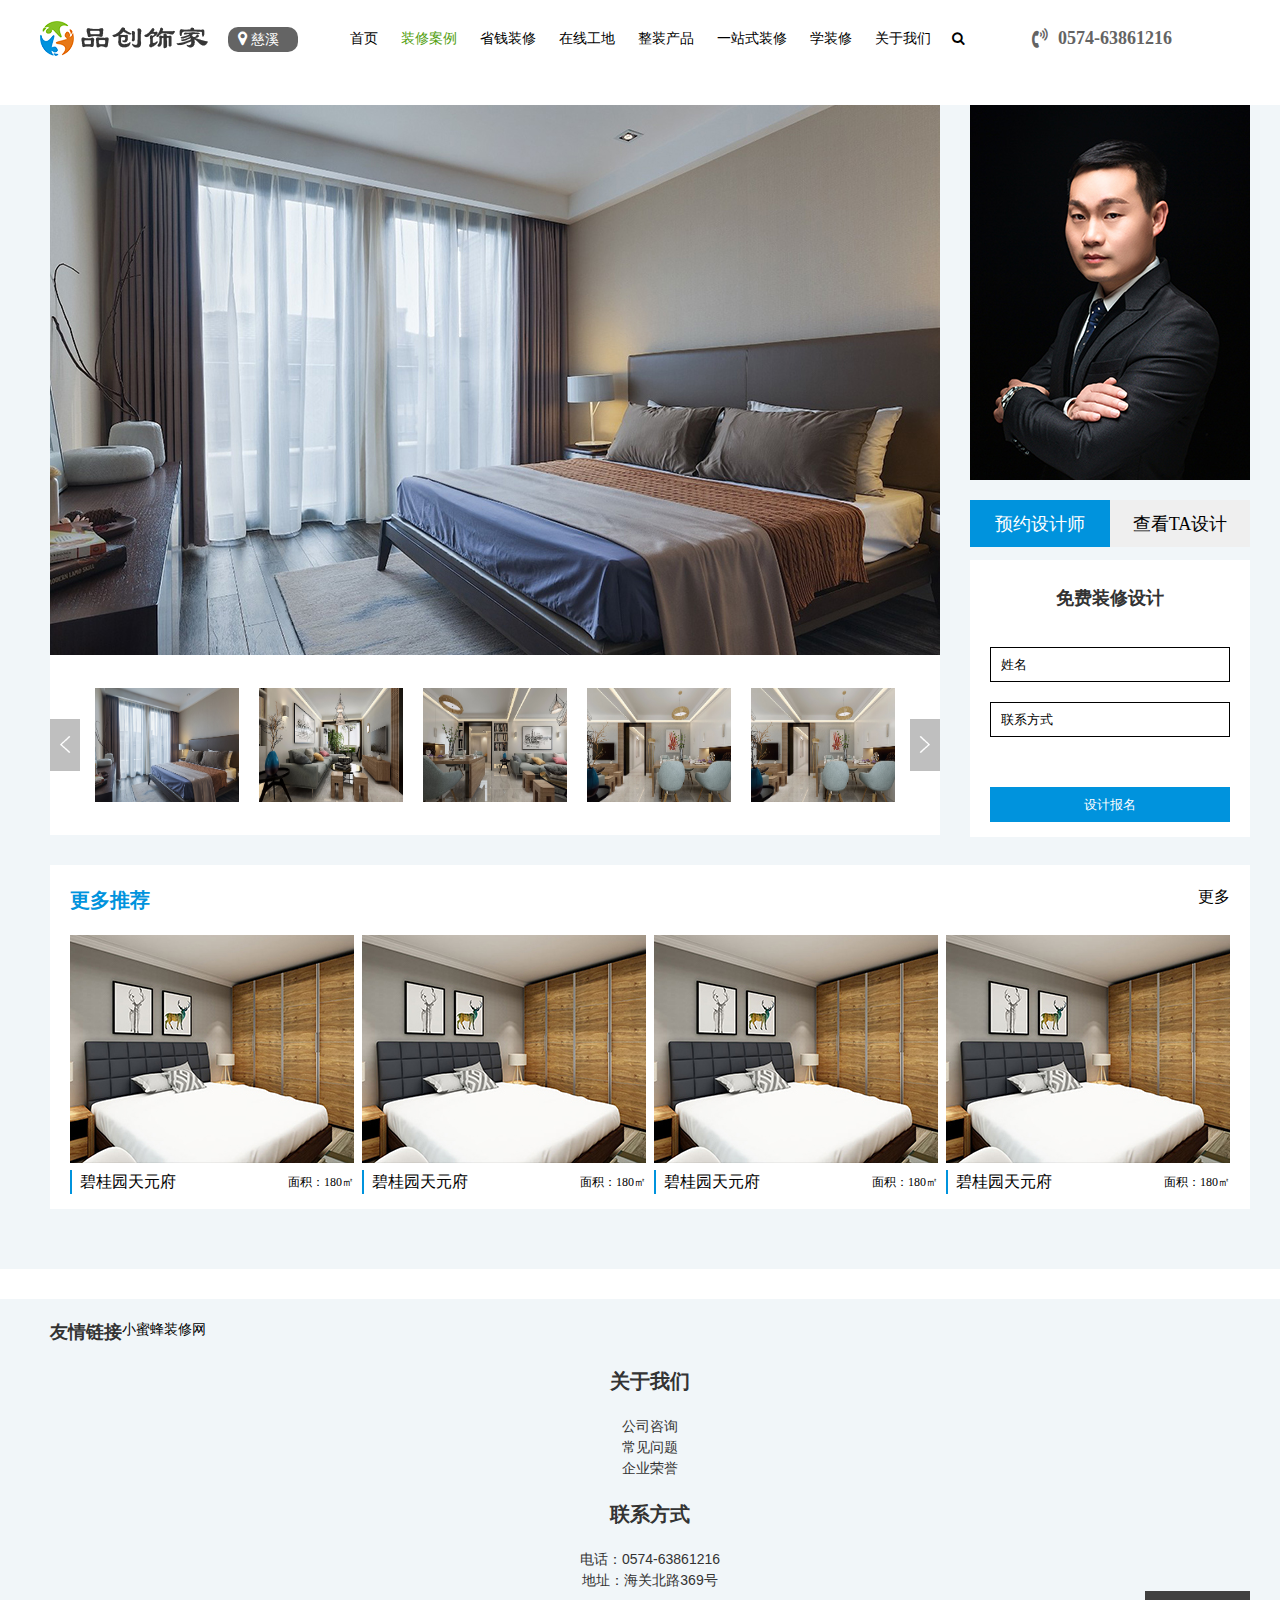
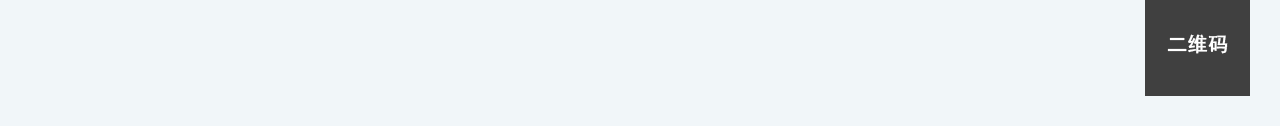
<file: case-in.html>
<!DOCTYPE html>
<html lang="en">

<head>
    <meta charset="UTF-8">
    <meta name="viewport" content="width=device-width, initial-scale=1.0">
    <meta http-equiv="X-UA-Compatible" content="ie=edge">
    <title>装修案例-轮播-品创饰家</title>
    <link rel="stylesheet" href="static/frontpages/css/public.css">
    <link rel="stylesheet" href="static/frontpages/css/font-awesome.min.css">
    <link rel="stylesheet" href="static/frontpages/css/case-in.css">
    <link rel="stylesheet" href="static/frontpages/css/swiper.css">
</head>

<body>
    <!-- 导航栏 -->
    <div class="nav-wrap">
        <div class="nav clearfix">
            <img src="static/frontpages/images/index/logo.png" alt="品创饰家LOGO">
            <div class="nav-city-wrap">
                <i class="fa fa-map-marker" aria-hidden="true"></i>
                <a>慈溪</a>
            </div>
            <ul class="clearfix">
                <li>
                    <a href="index.html">首页</a>
                </li>
                <li>
                    <a class="nav-active" href="case.html">装修案例</a>
                </li>
                <li>
                    <a href="discounts.html">省钱装修</a>
                    <ul class="down-menu">
                        <li>
                            <a href="get-price.html">在线报价</a>
                        </li>
                        <li>
                            <a href="discounts.html">免费设计</a>
                        </li>
                    </ul>
                </li>
                <li>
                    <a href="scene.html">在线工地</a>
                </li>
                <li>
                    <a href="complete.html">整装产品</a>
                </li>
                <li>
                    <a href="one-step-renovation.html">一站式装修</a>
                </li>
                <li>
                    <a href="learn.html">学装修</a>
                </li>
                <li>
                    <a href="aboutus.html">关于我们</a>
                </li>
            </ul>
            <div class="nav-search">
                <form action="" class="nav-search-from clearfix">
                    <input type="text" placeholder="请输入搜索关键词" class="search-div">
                    <button type="button">
                        <i class="fa fa-search" aria-hidden="true"></i>
                    </button>
                </form>
            </div>
            <div class="nav-contact-wrap clearfix">
                <i class="fa fa-volume-control-phone" aria-hidden="true"></i>
                <p>
                    <b>0574-63861216</b>
                </p>
                <!-- <p>咨询热线：15888578399</p> -->
                <!-- <img src="images/index/gr-w.png" alt="个人登录"> -->
            </div>
        </div>
    </div>
    <!-- 导航栏结束 -->
    <!-- 轮播 -->
    <div class="slide-wrap">
        <div class="slide clearfix">
            <div class="main-wrap">
                <div class="main">
                    <img src="static/frontpages/images/case-in/case-in-b-1.jpg" alt="品创饰家设计师作品">
                </div>
                <div class="main-bottom">
                    <div class="pre"></div>
                    <div class="next"></div>
                    <!-- Swiper -->
                    <div class="swiper-container">
                        <div class="swiper-wrapper">
                            <div class="swiper-slide">
                                <img src="static/frontpages/images/case-in/case-in-b-1.jpg" alt="品创饰家设计师作品">
                            </div>
                            <div class="swiper-slide">
                                <img src="static/frontpages/images/case-in/case-in-b-2.jpg" alt="品创饰家设计师作品">
                            </div>
                            <div class="swiper-slide">
                                <img src="static/frontpages/images/case-in/case-in-b-3.jpg" alt="品创饰家设计师作品">
                            </div>
                            <div class="swiper-slide">
                                <img src="static/frontpages/images/case-in/case-in-b-4.jpg" alt="品创饰家设计师作品">
                            </div>
                            <div class="swiper-slide">
                                <img src="static/frontpages/images/case-in/case-in-b-4.jpg" alt="品创饰家设计师作品">
                            </div>
                        </div>
                        <!-- Add Pagination -->
                        <div class="swiper-pagination"></div>
                        <!-- Add Arrows -->
                        <div class="swiper-button-next"></div>
                        <div class="swiper-button-prev"></div>
                    </div>
                </div>
            </div>
            <div class="side-wrap">
                <div class="side">
                    <img src="static/frontpages/images/case-in/case-in-ll.jpg" alt="case-in-ll">
                </div>
                <div class="btns clearfix">
                    <button class="btn-active">预约设计师</button>
                    <a href="designer.html">
                        <button>查看TA设计</button>
                    </a>
                </div>
                <div class="side-bottom">
                    <h2>免费装修设计</h2>
                    <form action="">
                        <input type="text" placeholder="姓名" onkeyup="value=value.replace(/[^\D]/g,'')">
                        <input type="text" placeholder="联系方式" onkeyup="value=value.replace(/[^\d]/g,'')">
                    </form>
                    <button>设计报名</button>
                </div>
            </div>
        </div>
        <div class="findMore">
            <a href="">更多推荐</a>
            <a href="">更多</a>
            <ul>
                <li><a href="case.html">
                    <img src="./static/frontpages/images/case-in/findmore1.jpg" alt="">
                    <p>碧桂园天元府<span>面积：180㎡</span></p>
                </a></li>
                <li><a href="case.html">
                    <img src="./static/frontpages/images/case-in/findmore1.jpg" alt="">
                    <p>碧桂园天元府<span>面积：180㎡</span></p>
                </a></li>
                <li><a href="case.html">
                    <img src="./static/frontpages/images/case-in/findmore1.jpg" alt="">
                    <p>碧桂园天元府<span>面积：180㎡</span></p>
                </a></li>
                <li><a href="case.html">
                    <img src="./static/frontpages/images/case-in/findmore1.jpg" alt="">
                    <p>碧桂园天元府<span>面积：180㎡</span></p>
                </a></li>
            </ul>
        </div>
    </div>
    <!-- 轮播结束 -->
    <!-- footer -->
    <div class="footer clearfix">
        <div class="footer-wrap clearfix">
            <div class="link">
                <h2>友情链接</h2>
                <a href="#">
                    <p>小蜜蜂装修网</p>
                </a>
            </div>
            <div class="about">
                <h2>关于我们</h2>
                <p>公司咨询</p>
                <p>常见问题</p>
                <p>企业荣誉</p>
            </div>
            <div class="contact">
                <h2>联系方式</h2>
                <p>电话：0574-63861216</p>
                <p>地址：海关北路369号</p>
            </div>
            <div class="ewm">
                <img src="static/frontpages/images/ewm.png" alt="ewm">
            </div>
        </div>
    </div>
    <!-- footer结束 -->
</body>

</html>
<script src="static/frontpages/js/jquery-1.7.2.min.js"></script>
<script src="static/frontpages/js/swiper.min.js"></script>
<script src="static/frontpages/js/mixin.js"></script>
<script>
    var swiper = new Swiper('.swiper-container', {
        slidesPerView: 5,
        spaceBetween: 0,
        slidesPerGroup: 1,
        loop: true,
        loopFillGroupWithBlank: true,
        pagination: {
            el: '.swiper-pagination',
            clickable: true,
        },
        navigation: {
            nextEl: '.swiper-button-next',
            prevEl: '.swiper-button-prev',
        },
    });
</script>
</file>
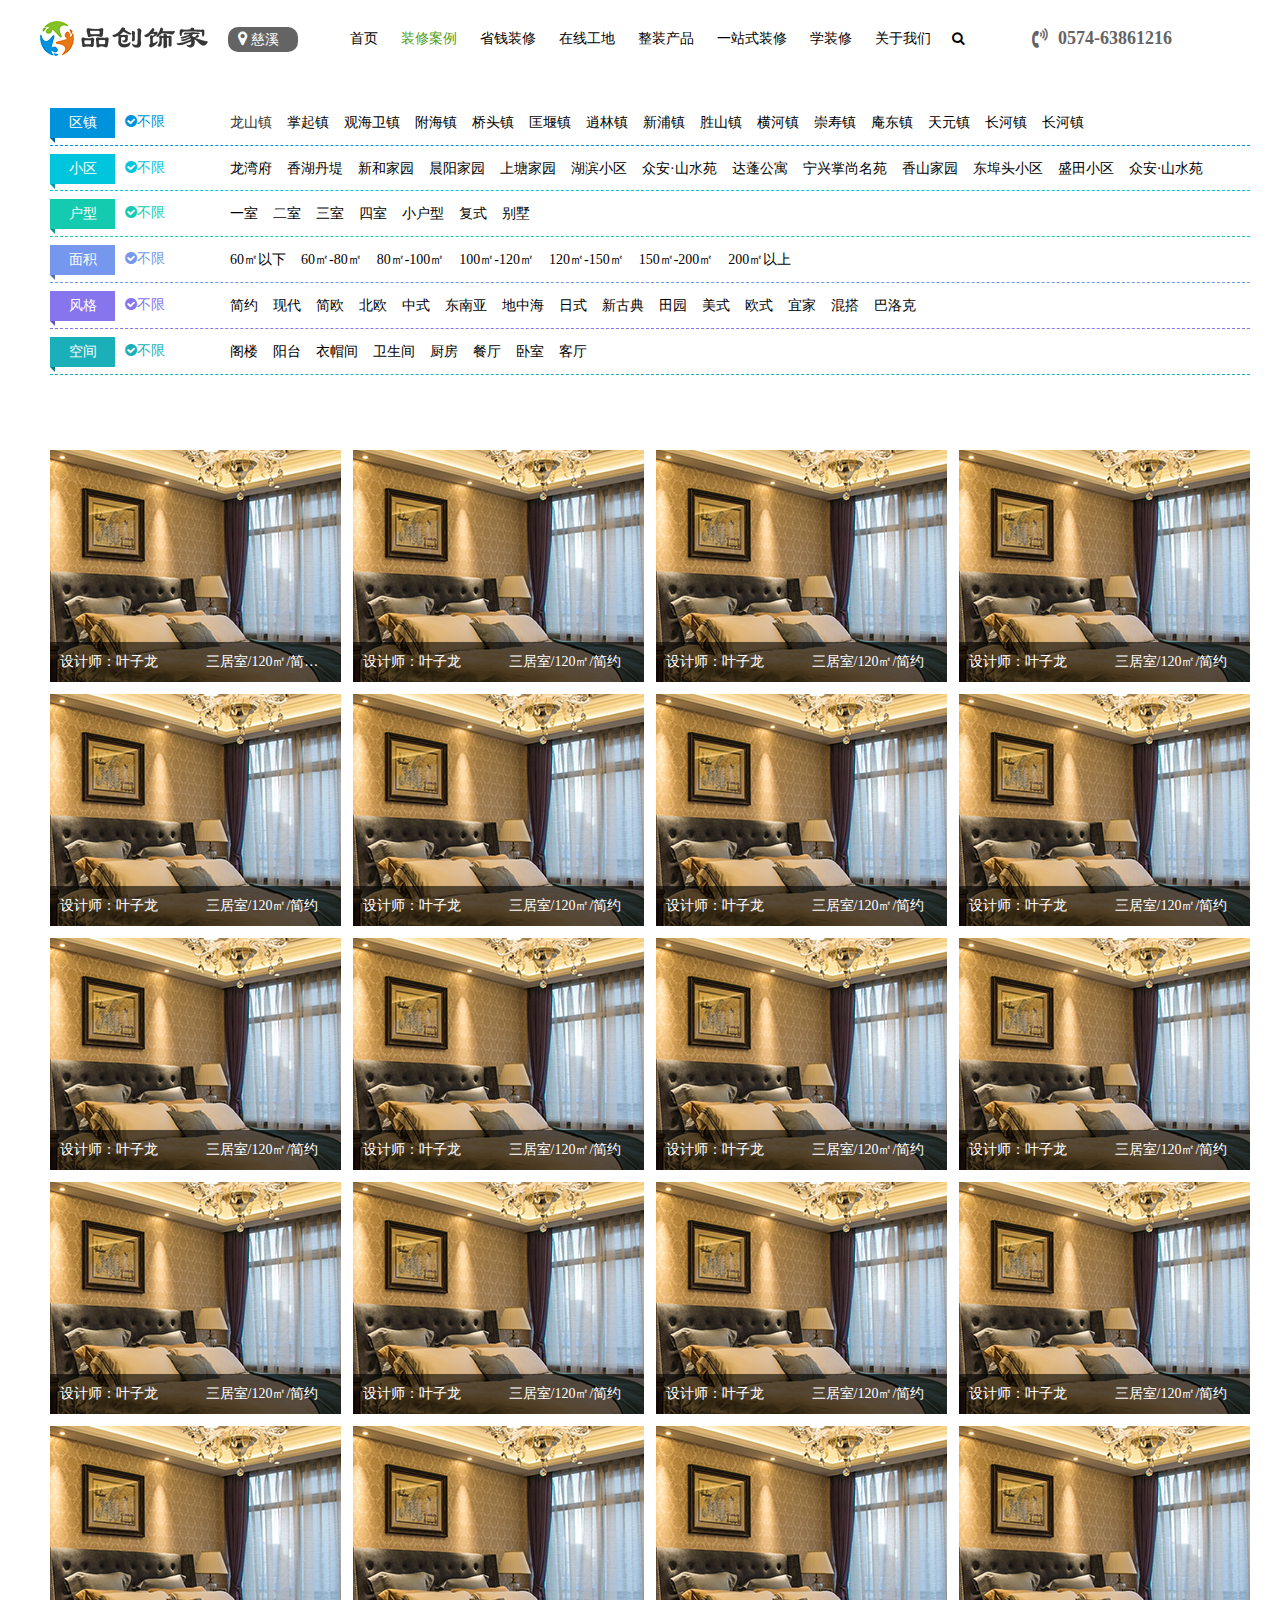
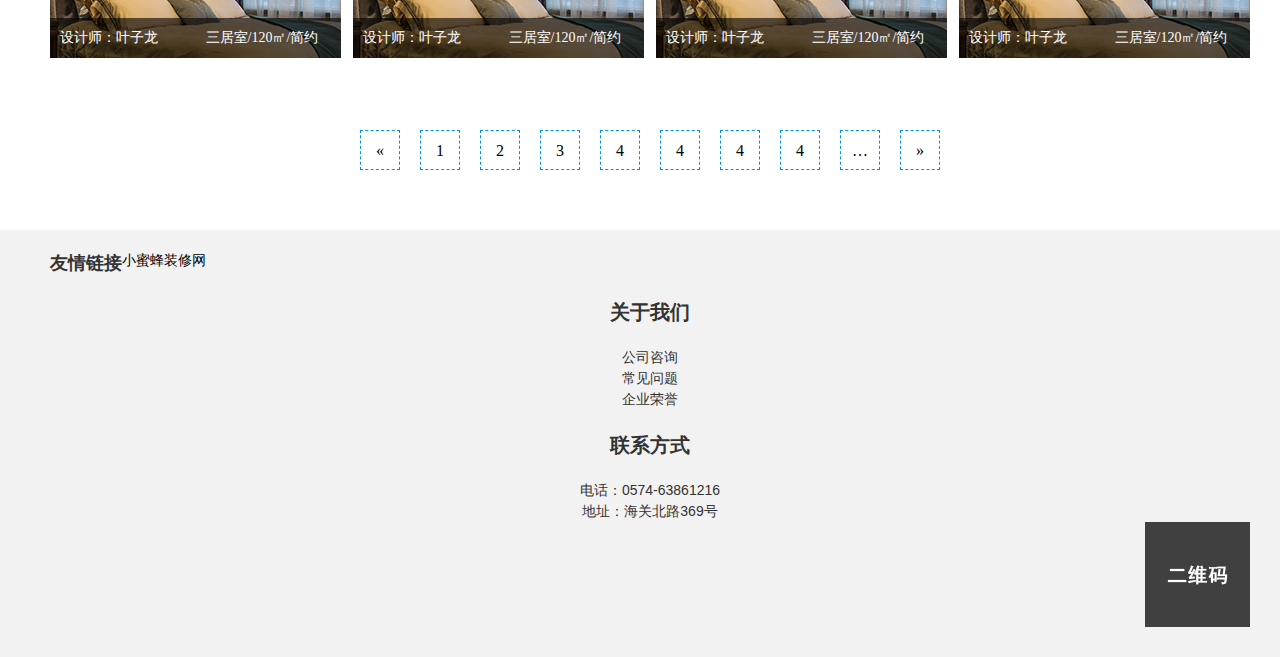
<file: case.html>
<!DOCTYPE html>
<html lang="en">

<head>
    <meta charset="UTF-8">
    <meta name="viewport" content="width=device-width, initial-scale=1.0">
    <meta http-equiv="X-UA-Compatible" content="ie=edge">
    <!-- 渲染默认使用webkit内核 -->
    <meta name="renderer" content="webkit" />
    <title>装修案例-品创饰家</title>
    <link rel="stylesheet" href="static/frontpages/css/public.css">
    <link rel="stylesheet" href="static/frontpages/css/case.css">
    <link rel="stylesheet" href="static/frontpages/css/font-awesome.min.css">
</head>

<body>
    <!-- 导航栏 -->
    <div class="nav-wrap">
        <div class="nav clearfix">
            <img src="static/frontpages/images/index/logo.png" alt="品创饰家LOGO">
            <div class="nav-city-wrap">
                <i class="fa fa-map-marker" aria-hidden="true"></i>
                <a>慈溪</a>
            </div>
            <ul class="clearfix">
                <li>
                    <a href="index.html">首页</a>
                </li>
                <li>
                    <a class="nav-active" href="case.html">装修案例</a>
                </li>
                <li>
                    <a href="discounts.html">省钱装修</a>
                    <ul class="down-menu">
                        <li>
                            <a href="get-price.html">在线报价</a>
                        </li>
                        <li>
                            <a href="discounts.html">免费设计</a>
                        </li>
                    </ul>
                </li>
                <li>
                    <a href="scene.html">在线工地</a>
                </li>
                <li>
                    <a href="complete.html">整装产品</a>
                </li>
                <li>
                    <a href="one-step-renovation.html">一站式装修</a>
                </li>
                <li>
                    <a href="learn.html">学装修</a>
                </li>
                <li>
                    <a href="aboutus.html">关于我们</a>
                </li>
            </ul>
            <div class="nav-search">
                <form action="" class="nav-search-from clearfix">
                    <input type="text" placeholder="请输入搜索关键词" class="search-div">
                    <button type="button">
                        <i class="fa fa-search" aria-hidden="true"></i>
                    </button>
                </form>
            </div>
            <div class="nav-contact-wrap clearfix">
                <i class="fa fa-volume-control-phone" aria-hidden="true"></i>
                <p>
                    <b>0574-63861216</b>
                </p>
                <!-- <p>咨询热线：15888578399</p> -->
                <!-- <img src="images/index/gr-w.png" alt="个人登录"> -->
            </div>
        </div>
    </div>
    <!-- 导航栏结束 -->
    <!-- 选择 -->
    <div class="choice">
        <div class="choice-row clearfix">
            <div class="choice-row-left clearfix">
                <p>区镇</p>
                <a href="">
                    <i class="fa fa-check-circle" aria-hidden="true"></i>不限</a>
            </div>
            <div class="choice-row-right">
                <ul class="clearfix">
                    <li>
                        <a>龙山镇</a>
                    </li>
                    <li>
                        <a href="">掌起镇</a>
                    </li>
                    <li>
                        <a href="">观海卫镇</a>
                    </li>
                    <li>
                        <a href="">附海镇</a>
                    </li>
                    <li>
                        <a href="">桥头镇</a>
                    </li>
                    <li>
                        <a href="">匡堰镇</a>
                    </li>
                    <li>
                        <a href="">逍林镇</a>
                    </li>
                    <li>
                        <a href="">新浦镇</a>
                    </li>
                    <li>
                        <a href="">胜山镇</a>
                    </li>
                    <li>
                        <a href="">横河镇</a>
                    </li>
                    <li>
                        <a href="">崇寿镇</a>
                    </li>
                    <li>
                        <a href="">庵东镇</a>
                    </li>
                    <li>
                        <a href="">天元镇</a>
                    </li>
                    <li>
                        <a href="">长河镇</a>
                    </li>
                    <li>
                        <a href="">长河镇</a>
                    </li>
                </ul>
            </div>
        </div>
        <div class="choice-row clearfix">
            <div class="choice-row-left clearfix">
                <p>小区</p>
                <a href="">
                    <i class="fa fa-check-circle" aria-hidden="true"></i>不限</a>
            </div>
            <div class="choice-row-right">
                <ul class="clearfix">
                    <li>
                        <a href="">龙湾府</a>
                    </li>
                    <li>
                        <a href="">香湖丹堤</a>
                    </li>
                    <li>
                        <a href="">新和家园</a>
                    </li>
                    <li>
                        <a href="">晨阳家园</a>
                    </li>
                    <li>
                        <a href="">上塘家园</a>
                    </li>
                    <li>
                        <a href="">湖滨小区</a>
                    </li>
                    <li>
                        <a href="">众安·山水苑</a>
                    </li>
                    <li>
                        <a href="">达蓬公寓</a>
                    </li>
                    <li>
                        <a href="">宁兴掌尚名苑</a>
                    </li>
                    <li>
                        <a href="">香山家园</a>
                    </li>
                    <li>
                        <a href="">东埠头小区</a>
                    </li>
                    <li>
                        <a href="">盛田小区</a>
                    </li>
                    <li>
                        <a href="">众安·山水苑</a>
                    </li>
                    <li>
                        <a href="">众安·山水苑</a>
                    </li>
                    <li>
                        <a href="">众安·山水苑</a>
                    </li>
                    <li>
                        <a href="">众安·山水苑</a>
                    </li>
                </ul>
            </div>
        </div>
        <div class="choice-row clearfix">
            <div class="choice-row-left clearfix">
                <p>户型</p>
                <a href="">
                    <i class="fa fa-check-circle" aria-hidden="true"></i>不限</a>
            </div>
            <div class="choice-row-right">
                <ul class="clearfix">
                    <li>
                        <a href="">一室</a>
                    </li>
                    <li>
                        <a href="">二室</a>
                    </li>
                    <li>
                        <a href="">三室</a>
                    </li>
                    <li>
                        <a href="">四室</a>
                    </li>
                    <li>
                        <a href="">小户型</a>
                    </li>
                    <li>
                        <a href="">复式</a>
                    </li>
                    <li>
                        <a href="">别墅</a>
                    </li>
                </ul>
            </div>
        </div>
        <div class="choice-row clearfix">
            <div class="choice-row-left clearfix">
                <p>面积</p>
                <a href="">
                    <i class="fa fa-check-circle" aria-hidden="true"></i>不限</a>
            </div>
            <div class="choice-row-right">
                <ul class="clearfix">
                    <li>
                        <a href="">60㎡以下</a>
                    </li>
                    <li>
                        <a href="">60㎡-80㎡</a>
                    </li>
                    <li>
                        <a href="">80㎡-100㎡</a>
                    </li>
                    <li>
                        <a href="">100㎡-120㎡</a>
                    </li>
                    <li>
                        <a href="">120㎡-150㎡</a>
                    </li>
                    <li>
                        <a href="">150㎡-200㎡</a>
                    </li>
                    <li>
                        <a href="">200㎡以上</a>
                    </li>
                </ul>
            </div>
        </div>
        <div class="choice-row clearfix">
            <div class="choice-row-left clearfix">
                <p>风格</p>
                <a href="">
                    <i class="fa fa-check-circle" aria-hidden="true"></i>不限</a>
            </div>
            <div class="choice-row-right">
                <ul class="clearfix">
                    <li>
                        <a href="">简约</a>
                    </li>
                    <li>
                        <a href="">现代</a>
                    </li>
                    <li>
                        <a href="">简欧</a>
                    </li>
                    <li>
                        <a href="">北欧</a>
                    </li>
                    <li>
                        <a href="">中式</a>
                    </li>
                    <li>
                        <a href="">东南亚</a>
                    </li>
                    <li>
                        <a href="">地中海</a>
                    </li>
                    <li>
                        <a href="">日式</a>
                    </li>
                    <li>
                        <a href="">新古典</a>
                    </li>
                    <li>
                        <a href="">田园</a>
                    </li>
                    <li>
                        <a href="">美式</a>
                    </li>
                    <li>
                        <a href="">欧式</a>
                    </li>
                    <li>
                        <a href="">宜家</a>
                    </li>
                    <li>
                        <a href="">混搭</a>
                    </li>
                    <li>
                        <a href="">巴洛克</a>
                    </li>
                </ul>
            </div>
        </div>
        <div class="choice-row clearfix">
            <div class="choice-row-left clearfix">
                <p>空间</p>
                <a href="">
                    <i class="fa fa-check-circle" aria-hidden="true"></i>不限</a>
            </div>
            <div class="choice-row-right">
                <ul class="clearfix">
                    <li>
                        <a href="">阁楼</a>
                    </li>
                    <li>
                        <a href="">阳台</a>
                    </li>
                    <li>
                        <a href="">衣帽间</a>
                    </li>
                    <li>
                        <a href="">卫生间</a>
                    </li>
                    <li>
                        <a href="">厨房</a>
                    </li>
                    <li>
                        <a href="">餐厅</a>
                    </li>
                    <li>
                        <a href="">卧室</a>
                    </li>
                    <li>
                        <a href="">客厅</a>
                    </li>
                </ul>
            </div>
        </div>
    </div>
    <!-- 选择 -->
    <!-- 展示 -->
    <div class="section-pics-wrap">
        <ul class="clearfix">
            <li>
                <a href="case-in.html">
                    <img src="static/frontpages/images/case/section-case1.png" alt="品创饰家设计师">
                    <div class="white-desc">
                        <p>设计师：叶子龙</p>
                        <p>三居室/120㎡/简约三居室/120㎡/简约三居室/120㎡/简约</p>
                    </div>
                </a>
            </li>
            <li>
                <a href="case-in.html">
                    <img src="static/frontpages/images/case/section-case1.png" alt="品创饰家设计师">
                    <div class="white-desc">
                        <p>设计师：叶子龙</p>
                        <p>三居室/120㎡/简约</p>
                    </div>
                </a>
            </li>
            <li>
                <a href="case-in.html">
                    <img src="static/frontpages/images/case/section-case1.png" alt="品创饰家设计师">
                    <div class="white-desc">
                        <p>设计师：叶子龙</p>
                        <p>三居室/120㎡/简约</p>
                    </div>
                </a>
            </li>
            <li>
                <a href="case-in.html">
                    <img src="static/frontpages/images/case/section-case1.png" alt="品创饰家设计师">
                    <div class="white-desc">
                        <p>设计师：叶子龙</p>
                        <p>三居室/120㎡/简约</p>
                    </div>
                </a>
            </li>
            <li>
                <a href="case-in.html">
                    <img src="static/frontpages/images/case/section-case1.png" alt="品创饰家设计师">
                    <div class="white-desc">
                        <p>设计师：叶子龙</p>
                        <p>三居室/120㎡/简约</p>
                    </div>
                </a>
            </li>
            <li>
                <a href="case-in.html">
                    <img src="static/frontpages/images/case/section-case1.png" alt="品创饰家设计师">
                    <div class="white-desc">
                        <p>设计师：叶子龙</p>
                        <p>三居室/120㎡/简约</p>
                    </div>
                </a>
            </li>
            <li>
                <a href="case-in.html">
                    <img src="static/frontpages/images/case/section-case1.png" alt="品创饰家设计师">
                    <div class="white-desc">
                        <p>设计师：叶子龙</p>
                        <p>三居室/120㎡/简约</p>
                    </div>
                </a>
            </li>
            <li>
                <a href="case-in.html">
                    <img src="static/frontpages/images/case/section-case1.png" alt="品创饰家设计师">
                    <div class="white-desc">
                        <p>设计师：叶子龙</p>
                        <p>三居室/120㎡/简约</p>
                    </div>
                </a>
            </li>
            <li>
                <a href="case-in.html">
                    <img src="static/frontpages/images/case/section-case1.png" alt="品创饰家设计师">
                    <div class="white-desc">
                        <p>设计师：叶子龙</p>
                        <p>三居室/120㎡/简约</p>
                    </div>
                </a>
            </li>
            <li>
                <a href="case-in.html">
                    <img src="static/frontpages/images/case/section-case1.png" alt="品创饰家设计师">
                    <div class="white-desc">
                        <p>设计师：叶子龙</p>
                        <p>三居室/120㎡/简约</p>
                    </div>
                </a>
            </li>
            <li>
                <a href="case-in.html">
                    <img src="static/frontpages/images/case/section-case1.png" alt="品创饰家设计师">
                    <div class="white-desc">
                        <p>设计师：叶子龙</p>
                        <p>三居室/120㎡/简约</p>
                    </div>
                </a>
            </li>
            <li>
                <a href="case-in.html">
                    <img src="static/frontpages/images/case/section-case1.png" alt="品创饰家设计师">
                    <div class="white-desc">
                        <p>设计师：叶子龙</p>
                        <p>三居室/120㎡/简约</p>
                    </div>
                </a>
            </li>
            <li>
                <a href="case-in.html">
                    <img src="static/frontpages/images/case/section-case1.png" alt="品创饰家设计师">
                    <div class="white-desc">
                        <p>设计师：叶子龙</p>
                        <p>三居室/120㎡/简约</p>
                    </div>
                </a>
            </li>
            <li>
                <a href="case-in.html">
                    <img src="static/frontpages/images/case/section-case1.png" alt="品创饰家设计师">
                    <div class="white-desc">
                        <p>设计师：叶子龙</p>
                        <p>三居室/120㎡/简约</p>
                    </div>
                </a>
            </li>
            <li>
                <a href="case-in.html">
                    <img src="static/frontpages/images/case/section-case1.png" alt="品创饰家设计师">
                    <div class="white-desc">
                        <p>设计师：叶子龙</p>
                        <p>三居室/120㎡/简约</p>
                    </div>
                </a>
            </li>
            <li>
                <a href="case-in.html">
                    <img src="static/frontpages/images/case/section-case1.png" alt="品创饰家设计师">
                    <div class="white-desc">
                        <p>设计师：叶子龙</p>
                        <p>三居室/120㎡/简约</p>
                    </div>
                </a>
            </li>
            <li>
                <a href="case-in.html">
                    <img src="static/frontpages/images/case/section-case1.png" alt="品创饰家设计师">
                    <div class="white-desc">
                        <p>设计师：叶子龙</p>
                        <p>三居室/120㎡/简约</p>
                    </div>
                </a>
            </li>
            <li>
                <a href="case-in.html">
                    <img src="static/frontpages/images/case/section-case1.png" alt="品创饰家设计师">
                    <div class="white-desc">
                        <p>设计师：叶子龙</p>
                        <p>三居室/120㎡/简约</p>
                    </div>
                </a>
            </li>
            <li>
                <a href="case-in.html">
                    <img src="static/frontpages/images/case/section-case1.png" alt="品创饰家设计师">
                    <div class="white-desc">
                        <p>设计师：叶子龙</p>
                        <p>三居室/120㎡/简约</p>
                    </div>
                </a>
            </li>
            <li>
                <a href="case-in.html">
                    <img src="static/frontpages/images/case/section-case1.png" alt="品创饰家设计师">
                    <div class="white-desc">
                        <p>设计师：叶子龙</p>
                        <p>三居室/120㎡/简约</p>
                    </div>
                </a>
            </li>
        </ul>
    </div>
    <!-- 展示结束 -->

    <!-- 按钮组 -->
    <div class="buttons pagesbTN">
        <ul class="pagination clearfix">
            <li class="disabled">
                <a href="">
                    <span>«</span>
                </a>
            <li>
                <a href="" class="pageNow">1</a>
            </li>
            <li>
                <a href="">2</a>
            </li>
            <li>
                <a href="">3</a>
            </li>
            <li>
                <a href="">4</a>
            </li>
            <li>
                <a href="">4</a>
            </li>
            <li>
                <a href="">4</a>
            </li>
            <li>
                <a href="">4</a>
            </li>
            <li>
                <a href="">…</a>
            </li>
            <li>
                <a href="">»</a>
            </li>
        </ul>
    </div>
    <!-- 按钮组结束 -->

    <!-- footer -->
    <div class="footer clearfix">
        <div class="footer-wrap clearfix">
            <div class="link">
                <h2>友情链接</h2>
                <a href="#">
                    <p>小蜜蜂装修网</p>
                </a>
            </div>
            <div class="about">
                <h2>关于我们</h2>
                <p>公司咨询</p>
                <p>常见问题</p>
                <p>企业荣誉</p>
            </div>
            <div class="contact">
                <h2>联系方式</h2>
                <p>电话：0574-63861216</p>
                <p>地址：海关北路369号</p>
            </div>
            <div class="ewm">
                <img src="static/frontpages/images/ewm.png" alt="ewm">
            </div>
        </div>
    </div>
    <!-- footer结束 -->

</body>

</html>
<script src="static/frontpages/js/jquery-1.7.2.min.js"></script>
<script src="static/frontpages/js/mixin.js"></script>
</file>
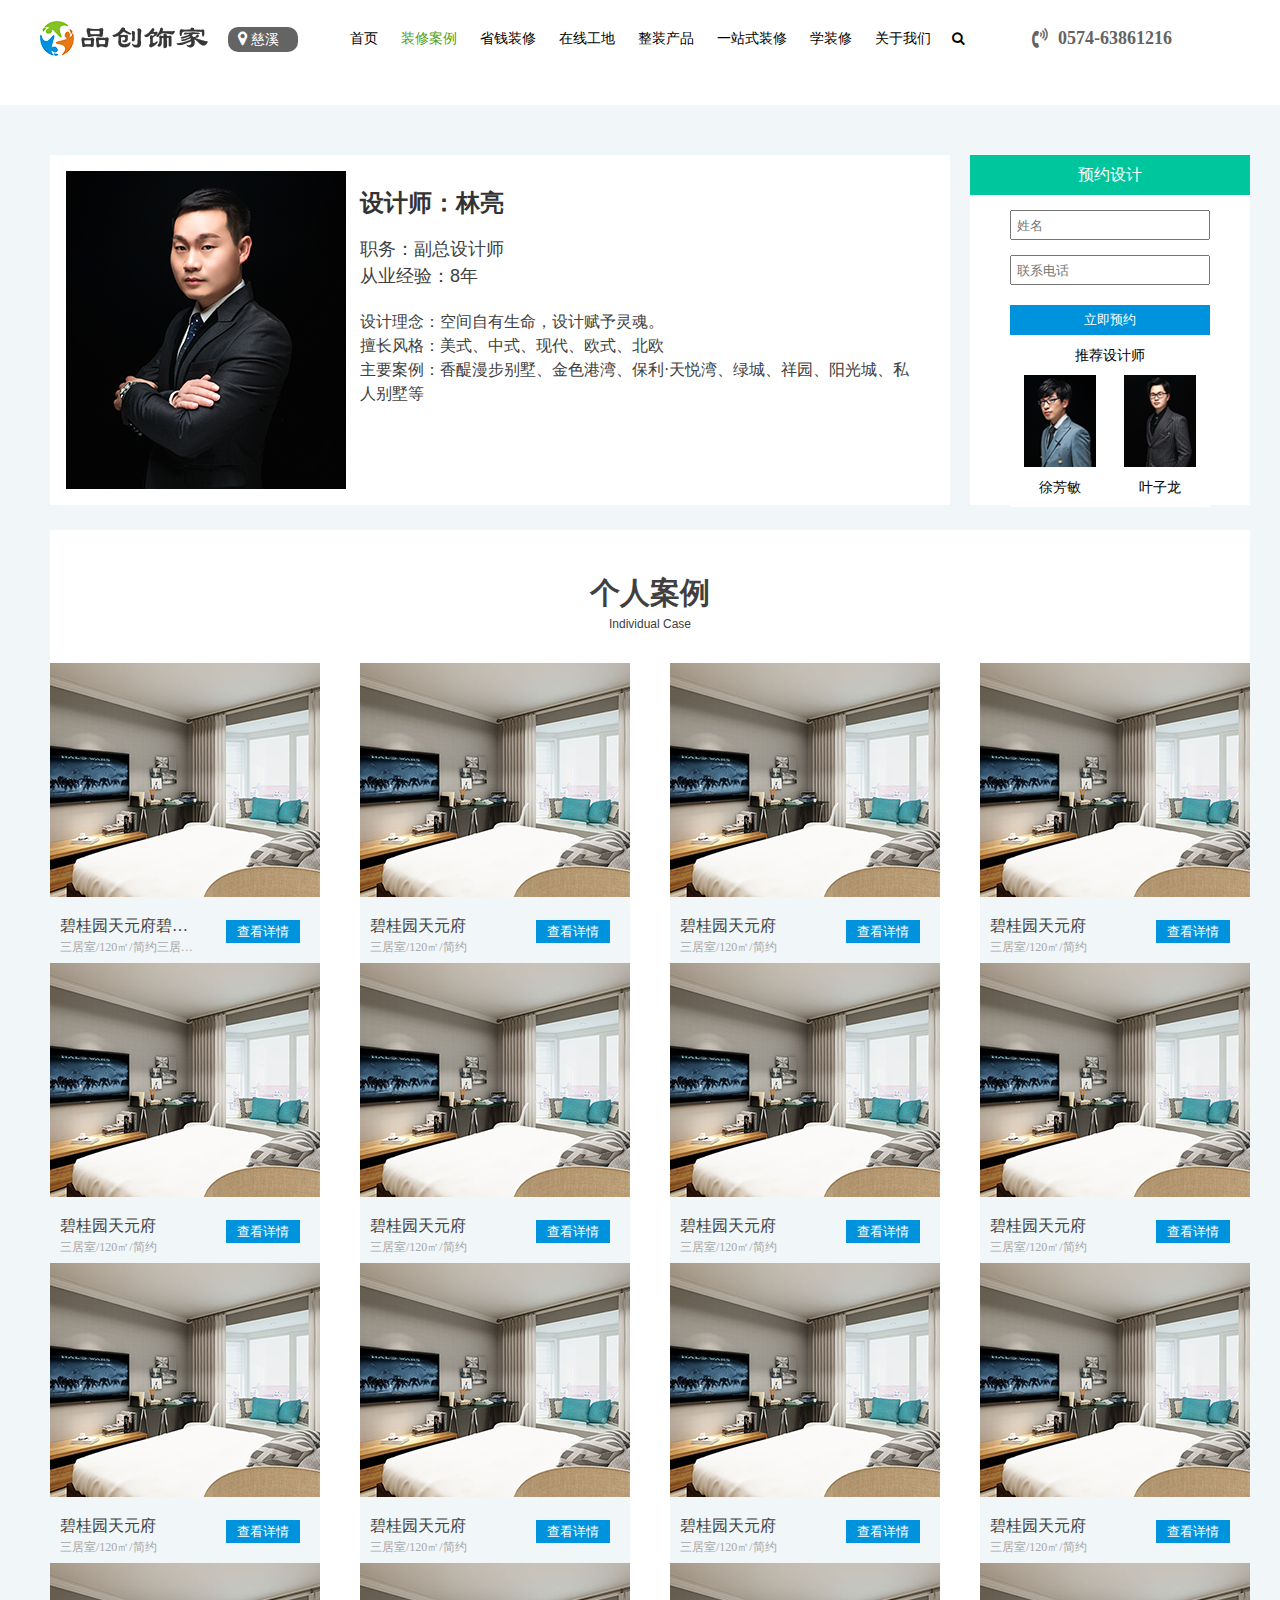
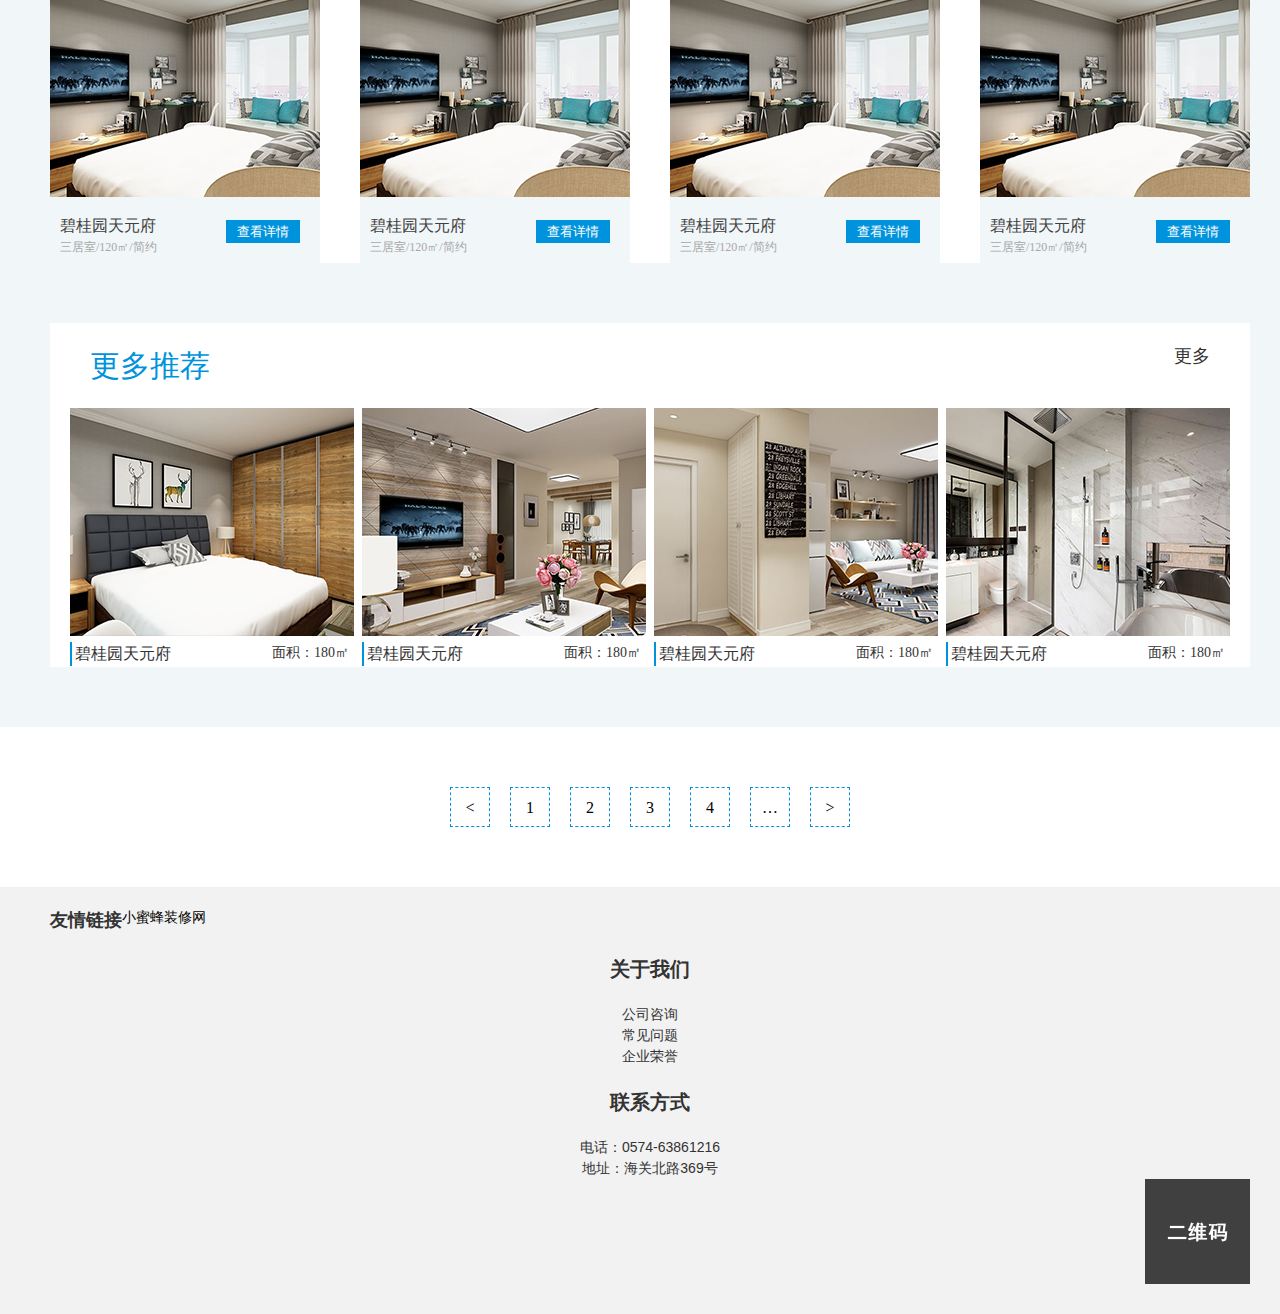
<file: designer.html>
<!DOCTYPE html>
<html lang="en">

<head>
    <meta charset="UTF-8">
    <meta name="viewport" content="width=device-width, initial-scale=1.0">
    <meta http-equiv="X-UA-Compatible" content="ie=edge">
    <title>设计师专栏</title>
    <link rel="stylesheet" href="static/frontpages/css/public.css">
    <link rel="stylesheet" href="static/frontpages/css/font-awesome.min.css">
    <link rel="stylesheet" href="static/frontpages/css/designer.css">
</head>

<body>
    <!-- 导航栏 -->
    <div class="nav-wrap">
        <div class="nav clearfix">
            <img src="static/frontpages/images/index/logo.png" alt="品创饰家LOGO">
            <div class="nav-city-wrap">
                <i class="fa fa-map-marker" aria-hidden="true"></i>
                <a>慈溪</a>
            </div>
            <ul class="clearfix">
                <li>
                    <a href="index.html">首页</a>
                </li>
                <li>
                    <a class="nav-active" href="case.html">装修案例</a>
                </li>
                <li>
                    <a href="discounts.html">省钱装修</a>
                    <ul class="down-menu">
                        <li>
                            <a href="get-price.html">在线报价</a>
                        </li>
                        <li>
                            <a href="discounts.html">免费设计</a>
                        </li>
                    </ul>
                </li>
                <li>
                    <a href="scene.html">在线工地</a>
                </li>
                <li>
                    <a href="complete.html">整装产品</a>
                </li>
                <li>
                    <a href="one-step-renovation.html">一站式装修</a>
                </li>
                <li>
                    <a href="learn.html">学装修</a>
                </li>
                <li>
                    <a href="aboutus.html">关于我们</a>
                </li>
            </ul>
            <div class="nav-search">
                <form action="" class="nav-search-from clearfix">
                    <input type="text" placeholder="请输入搜索关键词" class="search-div">
                    <button type="button">
                        <i class="fa fa-search" aria-hidden="true"></i>
                    </button>
                </form>
            </div>
            <div class="nav-contact-wrap clearfix">
                <i class="fa fa-volume-control-phone" aria-hidden="true"></i>
                <p>
                    <b>0574-63861216</b>
                </p>
                <!-- <p>咨询热线：15888578399</p> -->
                <!-- <img src="images/index/gr-w.png" alt="个人登录"> -->
            </div>
        </div>
    </div>
    <!-- 导航栏结束 -->
    <!-- 人物banner -->
    <div class="designer-banner-wrap">
        <div class="designer-intro-wrap">
            <div class="designer-intro clearfix">
                <div class="designer-intro-left">
                    <div class="who">
                        <img src="static/frontpages/images/designer-ll.png" alt="设计师:林亮">
                    </div>
                    <div class="desc">
                        <h2>设计师：林亮</h2>
                        <p>职务：副总设计师</p>
                        <p>从业经验：8年</p>
                        <p>设计理念：空间自有生命，设计赋予灵魂。</p>
                        <p>擅长风格：美式、中式、现代、欧式、北欧</p>
                        <p>主要案例：香醍漫步别墅、金色港湾、保利·天悦湾、绿城、祥园、阳光城、私人别墅等</p>
                    </div>
                </div>
                <div class="designer-intro-right">
                    <p>预约设计</p>
                    <div class="designer-intro-right-bottom">
                        <form action="">
                            <input type="text" placeholder="姓名">
                            <input type="text" placeholder="联系电话">
                            <button>立即预约</button>
                        </form>
                        <div class="tjsjs clearfix">
                            <p>推荐设计师</p>
                            <div class="tjsjs-left">
                                <a>
                                    <img src="static/frontpages/images/tjsjs-xfm.png" alt="tjsjs-xfm">
                                    <p>徐芳敏</p>
                                </a>
                            </div>
                            <div class="tjsjs-right">
                                <a>
                                    <img src="static/frontpages/images/tjsjs-yzl.jpg" alt="tjsjs-yzl">
                                    <p>叶子龙</p>
                                </a>
                            </div>
                        </div>
                    </div>
                </div>
            </div>
        </div>
    </div>
    <!-- 人物banner结束 -->
    <!-- 个人案例 -->
    <div class="person-case-wrap">
        <div class="person-case">
            <div class="person-case-title">
                <h2>个人案例</h2>
                <p>Individual Case</p>
            </div>
            <div class="works-list">
                <ul class="clearfix">
                    <li>
                        <a href="">
                            <img src="static/frontpages/images/works-designer.png" alt="设计师作品">
                        </a>
                        <a href="">
                            <h6>碧桂园天元府碧桂园天元府碧桂园天元府</h6>
                        </a>
                        <p>三居室/120㎡/简约三居室/120㎡/简约三居室/120㎡/简约</p>
                        <a href="">
                            <button>查看详情</button>
                        </a>
                    </li>
                    <li>
                        <img src="static/frontpages/images/works-designer.png" alt="设计师作品">
                        <h6>碧桂园天元府</h6>
                        <p>三居室/120㎡/简约</p>
                        <a>
                            <button>查看详情</button>
                        </a>
                    </li>
                    <li>
                        <img src="static/frontpages/images/works-designer.png" alt="设计师作品">
                        <h6>碧桂园天元府</h6>
                        <p>三居室/120㎡/简约</p>
                        <a>
                            <button>查看详情</button>
                        </a>
                    </li>
                    <li>
                        <img src="static/frontpages/images/works-designer.png" alt="设计师作品">
                        <h6>碧桂园天元府</h6>
                        <p>三居室/120㎡/简约</p>
                        <a>
                            <button>查看详情</button>
                        </a>
                    </li>
                    <li>
                        <img src="static/frontpages/images/works-designer.png" alt="设计师作品">
                        <h6>碧桂园天元府</h6>
                        <p>三居室/120㎡/简约</p>
                        <a>
                            <button>查看详情</button>
                        </a>
                    </li>
                    <li>
                        <img src="static/frontpages/images/works-designer.png" alt="设计师作品">
                        <h6>碧桂园天元府</h6>
                        <p>三居室/120㎡/简约</p>
                        <a>
                            <button>查看详情</button>
                        </a>
                    </li>
                    <li>
                        <img src="static/frontpages/images/works-designer.png" alt="设计师作品">
                        <h6>碧桂园天元府</h6>
                        <p>三居室/120㎡/简约</p>
                        <a>
                            <button>查看详情</button>
                        </a>
                    </li>
                    <li>
                        <img src="static/frontpages/images/works-designer.png" alt="设计师作品">
                        <h6>碧桂园天元府</h6>
                        <p>三居室/120㎡/简约</p>
                        <a>
                            <button>查看详情</button>
                        </a>
                    </li>
                    <li>
                        <img src="static/frontpages/images/works-designer.png" alt="设计师作品">
                        <h6>碧桂园天元府</h6>
                        <p>三居室/120㎡/简约</p>
                        <a>
                            <button>查看详情</button>
                        </a>
                    </li>
                    <li>
                        <img src="static/frontpages/images/works-designer.png" alt="设计师作品">
                        <h6>碧桂园天元府</h6>
                        <p>三居室/120㎡/简约</p>
                        <a>
                            <button>查看详情</button>
                        </a>
                    </li>
                    <li>
                        <img src="static/frontpages/images/works-designer.png" alt="设计师作品">
                        <h6>碧桂园天元府</h6>
                        <p>三居室/120㎡/简约</p>
                        <a>
                            <button>查看详情</button>
                        </a>
                    </li>
                    <li>
                        <img src="static/frontpages/images/works-designer.png" alt="设计师作品">
                        <h6>碧桂园天元府</h6>
                        <p>三居室/120㎡/简约</p>
                        <a>
                            <button>查看详情</button>
                        </a>
                    </li>
                    <li>
                        <img src="static/frontpages/images/works-designer.png" alt="设计师作品">
                        <h6>碧桂园天元府</h6>
                        <p>三居室/120㎡/简约</p>
                        <a>
                            <button>查看详情</button>
                        </a>
                    </li>
                    <li>
                        <img src="static/frontpages/images/works-designer.png" alt="设计师作品">
                        <h6>碧桂园天元府</h6>
                        <p>三居室/120㎡/简约</p>
                        <a>
                            <button>查看详情</button>
                        </a>
                    </li>
                    <li>
                        <img src="static/frontpages/images/works-designer.png" alt="设计师作品">
                        <h6>碧桂园天元府</h6>
                        <p>三居室/120㎡/简约</p>
                        <a>
                            <button>查看详情</button>
                        </a>
                    </li>
                    <li>
                        <img src="static/frontpages/images/works-designer.png" alt="设计师作品">
                        <h6>碧桂园天元府</h6>
                        <p>三居室/120㎡/简约</p>
                        <a>
                            <button>查看详情</button>
                        </a>
                    </li>
                </ul>
            </div>
        </div>
        <div class="find-more">
            <p>
                <a>
                    更多推荐
                </a>
                <a>
                    更多
                </a>
            </p>
            <ul class="clearfix">
                <li>
                    <a>
                        <img src="./static/frontpages/images/findMore/find-more1.jpg" alt="">
                        <p class="find-more-desc clearfix"><span>碧桂园天元府</span><span>面积：180㎡</span></p>
                    </a>
                </li>
                <li>
                    <a>
                        <img src="./static/frontpages/images/findMore/find-more2.jpg" alt="">
                        <p class="find-more-desc clearfix"><span>碧桂园天元府</span><span>面积：180㎡</span></p>
                    </a>
                </li>
                <li>
                    <a>
                        <img src="./static/frontpages/images/findMore/find-more3.jpg" alt="">
                        <p class="find-more-desc clearfix"><span>碧桂园天元府</span><span>面积：180㎡</span></p>
                    </a>
                </li>
                <li>
                    <a>
                        <img src="./static/frontpages/images/findMore/find-more4.jpg" alt="">
                        <p class="find-more-desc clearfix"><span>碧桂园天元府</span><span>面积：180㎡</span></p>
                    </a>
                </li>
            </ul>
        </div>
    </div>
    <!-- 个人案例结束 -->
    <!-- 按钮组 -->
    <div class="buttons">
        <ul class="clearfix">
            <li>
                <a href="">&lt;</li>
            </a>
            <li>
                <a href="" class="pageNow">1</a>
            </li>
            <li>
                <a href="">2</a>
            </li>
            <li>
                <a href="">3</a>
            </li>
            <li>
                <a href="">4</a>
            </li>
            <li>
                <a href="">…</a>
            </li>
            <li>
                <a href="">&gt;</a>
            </li>
        </ul>
    </div>
    <!-- 按钮组结束 -->
    <!-- footer -->
    <div class="footer clearfix">
        <div class="footer-wrap clearfix">
            <div class="link">
                <h2>友情链接</h2>
                <a href="#">
                    <p>小蜜蜂装修网</p>
                </a>
            </div>
            <div class="about">
                <h2>关于我们</h2>
                <p>公司咨询</p>
                <p>常见问题</p>
                <p>企业荣誉</p>
            </div>
            <div class="contact">
                <h2>联系方式</h2>
                <p>电话：0574-63861216</p>
                <p>地址：海关北路369号</p>
            </div>
            <div class="ewm">
                <img src="static/frontpages/images/ewm.png" alt="ewm">
            </div>
        </div>
    </div>
    <!-- footer结束 -->
</body>

</html>
<script src="static/frontpages/js/jquery-1.7.2.min.js"></script>
<script src="static/frontpages/js/mixin.js"></script>
</file>
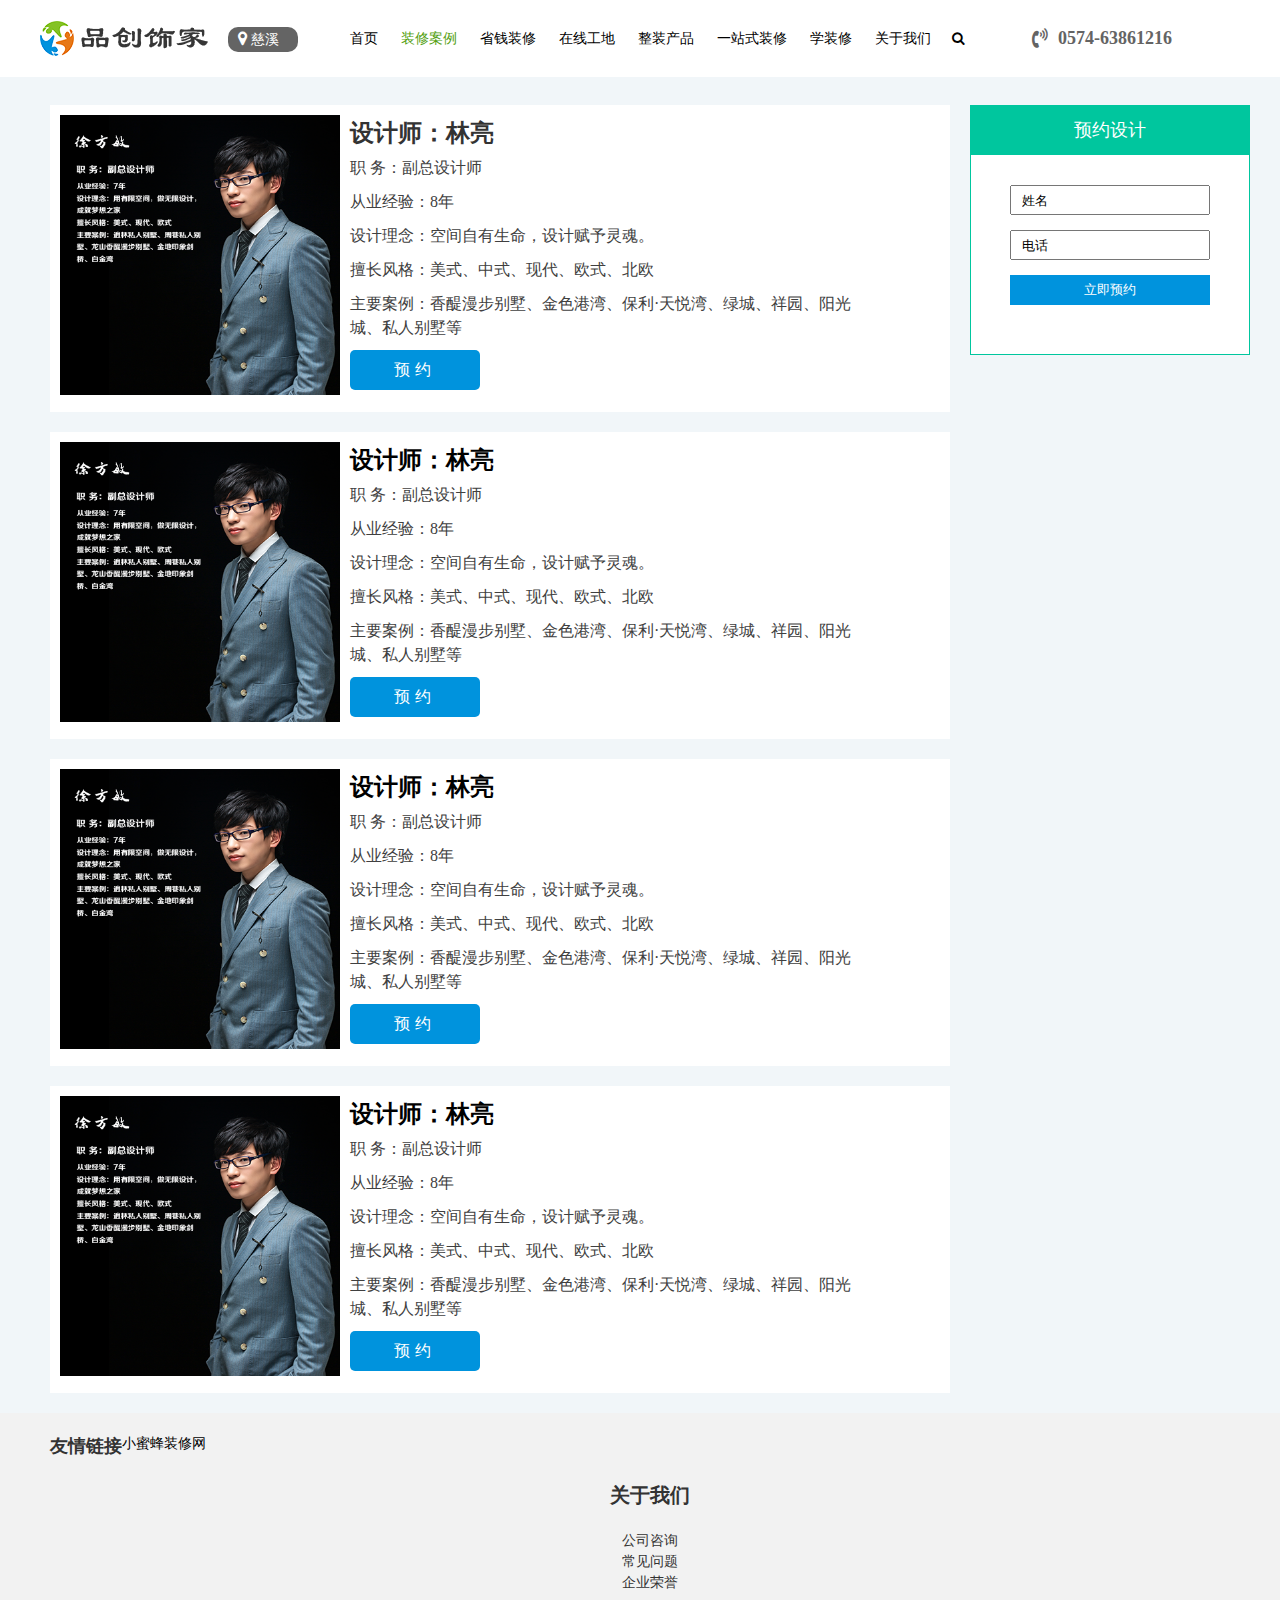
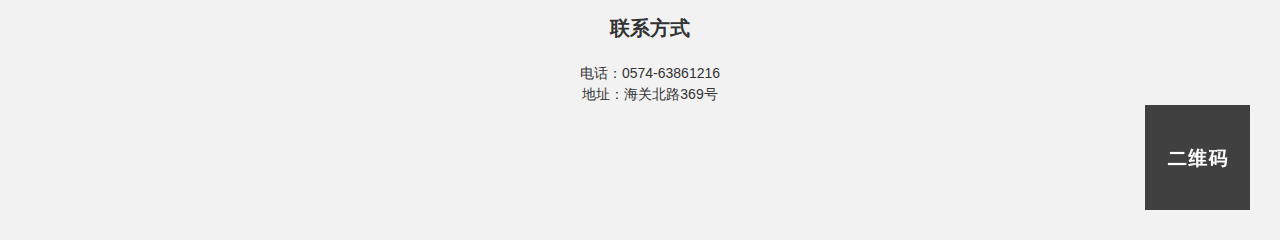
<file: designerList.html>
<!DOCTYPE html>
<html lang="en">

<head>
    <meta charset="UTF-8">
    <meta name="viewport" content="width=device-width, initial-scale=1.0">
    <meta http-equiv="X-UA-Compatible" content="ie=edge">
    <title>设计师列表</title>
    <link rel="stylesheet" href="./static/frontpages/css/public.css">
    <link rel="stylesheet" href="./static/frontpages/css/font-awesome.min.css">
    <link rel="stylesheet" href="./static/frontpages/css/designerList.css">
</head>

<body>

    <!-- appointment -->
    <div class="appointment-dialog-wrap">
        <div class="appointment-dialog">
            <img src="./static/frontpages/images/scene/close.png" alt="" class="appointment-close">
            <img src="./static/frontpages/images/scene/img.jpg" alt="">
            <div class="appointment-form">
                <h3>参观工地</h3>
                <form action="">
                    <span class="hiddenInput"></span>
                    <input type="text" placeholder="姓名" onkeyup="value=value.replace(/[^\D]/g,'')">
                    <p>*姓名不能为空*</p>
                    <input type="text" placeholder="电话号码" onkeyup="value=value.replace(/[^\d]/g,'')">
                    <p>*号码错误*</p>
                    <input type="text" class="hiddenInput pageName" value="">
                    <input type="text" class="hiddenInput itemIndex" value="">
                </form>
                <h3>5秒填写信息，立即预约</h3>
                <button type="button">确定</button>
            </div>
            <div class="appointment-success">
                <h3>信息提交成功</h3>
                <p>姓名：<span></span></p>
                <p>联系电话：<span></span></p>
                <h3>耐心等待，我们即将联系到您</h3>
                <button>确定</button>
            </div>
        </div>
    </div>
    <!-- appointment end -->

    <!-- 导航栏 -->
    <div class="nav-wrap">
        <div class="nav clearfix">
            <img src="static/frontpages/images/index/logo.png" alt="品创饰家LOGO">
            <div class="nav-city-wrap">
                <i class="fa fa-map-marker" aria-hidden="true"></i>
                <a>慈溪</a>
            </div>
            <ul class="clearfix">
                <li>
                    <a href="index.html">首页</a>
                </li>
                <li>
                    <a class="nav-active" href="case.html">装修案例</a>
                </li>
                <li>
                    <a href="discounts.html">省钱装修</a>
                    <ul class="down-menu">
                        <li>
                            <a href="get-price.html">在线报价</a>
                        </li>
                        <li>
                            <a href="discounts.html">免费设计</a>
                        </li>
                    </ul>
                </li>
                <li>
                    <a href="scene.html">在线工地</a>
                </li>
                <li>
                    <a href="complete.html">整装产品</a>
                </li>
                <li>
                    <a href="one-step-renovation.html">一站式装修</a>
                </li>
                <li>
                    <a href="learn.html">学装修</a>
                </li>
                <li>
                    <a href="aboutus.html">关于我们</a>
                </li>
            </ul>
            <div class="nav-search">
                <form action="" class="nav-search-from clearfix">
                    <input type="text" placeholder="请输入搜索关键词" class="search-div">
                    <button type="button">
                        <i class="fa fa-search" aria-hidden="true"></i>
                    </button>
                </form>
            </div>
            <div class="nav-contact-wrap clearfix">
                <i class="fa fa-volume-control-phone" aria-hidden="true"></i>
                <p>
                    <b>0574-63861216</b>
                </p>
                <!-- <p>咨询热线：15888578399</p> -->
                <!-- <img src="images/index/gr-w.png" alt="个人登录"> -->
            </div>
        </div>
    </div>
    <!-- 导航栏结束 -->
    <div class="designer-list-wrap">
        <div>
            <ul>
                <li>
                    <div class="left">
                        <a>
                            <img src="./static/frontpages/images/index/bteam-xfm.jpg" alt="">
                        </a>
                        <div>
                            
                                <h3>设计师：林亮</h3>
                            
                            <p>职 务：副总设计师</p>
                            <p>从业经验：8年</p>
                            <p>设计理念：空间自有生命，设计赋予灵魂。</p>
                            <p>擅长风格：美式、中式、现代、欧式、北欧</p>
                            <p>主要案例：香醍漫步别墅、金色港湾、保利·天悦湾、绿城、祥园、阳光城、私人别墅等</p>
                            <button data-dingi="567">预约</button>
                        </div>
                    </div>
                </li>
                <li>
                    <div class="left">
                        <a href="">
                            <img src="./static/frontpages/images/index/bteam-xfm.jpg" alt="">
                        </a>
                        <div>
                            <a href="">
                                <h3>设计师：林亮</h3>
                            </a>
                            <p>职 务：副总设计师</p>
                            <p>从业经验：8年</p>
                            <p>设计理念：空间自有生命，设计赋予灵魂。</p>
                            <p>擅长风格：美式、中式、现代、欧式、北欧</p>
                            <p>主要案例：香醍漫步别墅、金色港湾、保利·天悦湾、绿城、祥园、阳光城、私人别墅等</p>
                            <button>预约</button>
                        </div>
                    </div>
                </li>
                <li>
                    <div class="left">
                        <a href="">
                            <img src="./static/frontpages/images/index/bteam-xfm.jpg" alt="">
                        </a>
                        <div>
                            <a href="">
                                <h3>设计师：林亮</h3>
                            </a>
                            <p>职 务：副总设计师</p>
                            <p>从业经验：8年</p>
                            <p>设计理念：空间自有生命，设计赋予灵魂。</p>
                            <p>擅长风格：美式、中式、现代、欧式、北欧</p>
                            <p>主要案例：香醍漫步别墅、金色港湾、保利·天悦湾、绿城、祥园、阳光城、私人别墅等</p>
                            <button>预约</button>
                        </div>
                    </div>
                </li>
                <li>
                    <div class="left">
                        <a href="">
                            <img src="./static/frontpages/images/index/bteam-xfm.jpg" alt="">
                        </a>
                        <div>
                            <a href="">
                                <h3>设计师：林亮</h3>
                            </a>
                            <p>职 务：副总设计师</p>
                            <p>从业经验：8年</p>
                            <p>设计理念：空间自有生命，设计赋予灵魂。</p>
                            <p>擅长风格：美式、中式、现代、欧式、北欧</p>
                            <p>主要案例：香醍漫步别墅、金色港湾、保利·天悦湾、绿城、祥园、阳光城、私人别墅等</p>
                            <button>预约</button>
                        </div>
                    </div>
                </li>
            </ul>
        </div>

        <div class="right">
            <p>预约设计</p>
            <form action="">
                <input type="text" placeholder="姓名">
                <input type="text" placeholder="电话">
                <button>立即预约</button>
            </form>
        </div>
    </div>
    <!-- footer -->
    <div class="footer clearfix">
        <div class="footer-wrap clearfix">
            <div class="link">
                <h2>友情链接</h2>
                <a href="#">
                    <p>小蜜蜂装修网</p>
                </a>
            </div>
            <div class="about">
                <h2>关于我们</h2>
                <p>公司咨询</p>
                <p>常见问题</p>
                <p>企业荣誉</p>
            </div>
            <div class="contact">
                <h2>联系方式</h2>
                <p>电话：0574-63861216</p>
                <p>地址：海关北路369号</p>
            </div>
            <div class="ewm">
                <img src="static/frontpages/images/ewm.png" alt="ewm">
            </div>
        </div>
    </div>
    <!-- footer结束 -->
</body>
<script src="static/frontpages/js/jquery-1.7.2.min.js"></script>
<script src="static/frontpages/js/mixin.js"></script>

</html>
</file>
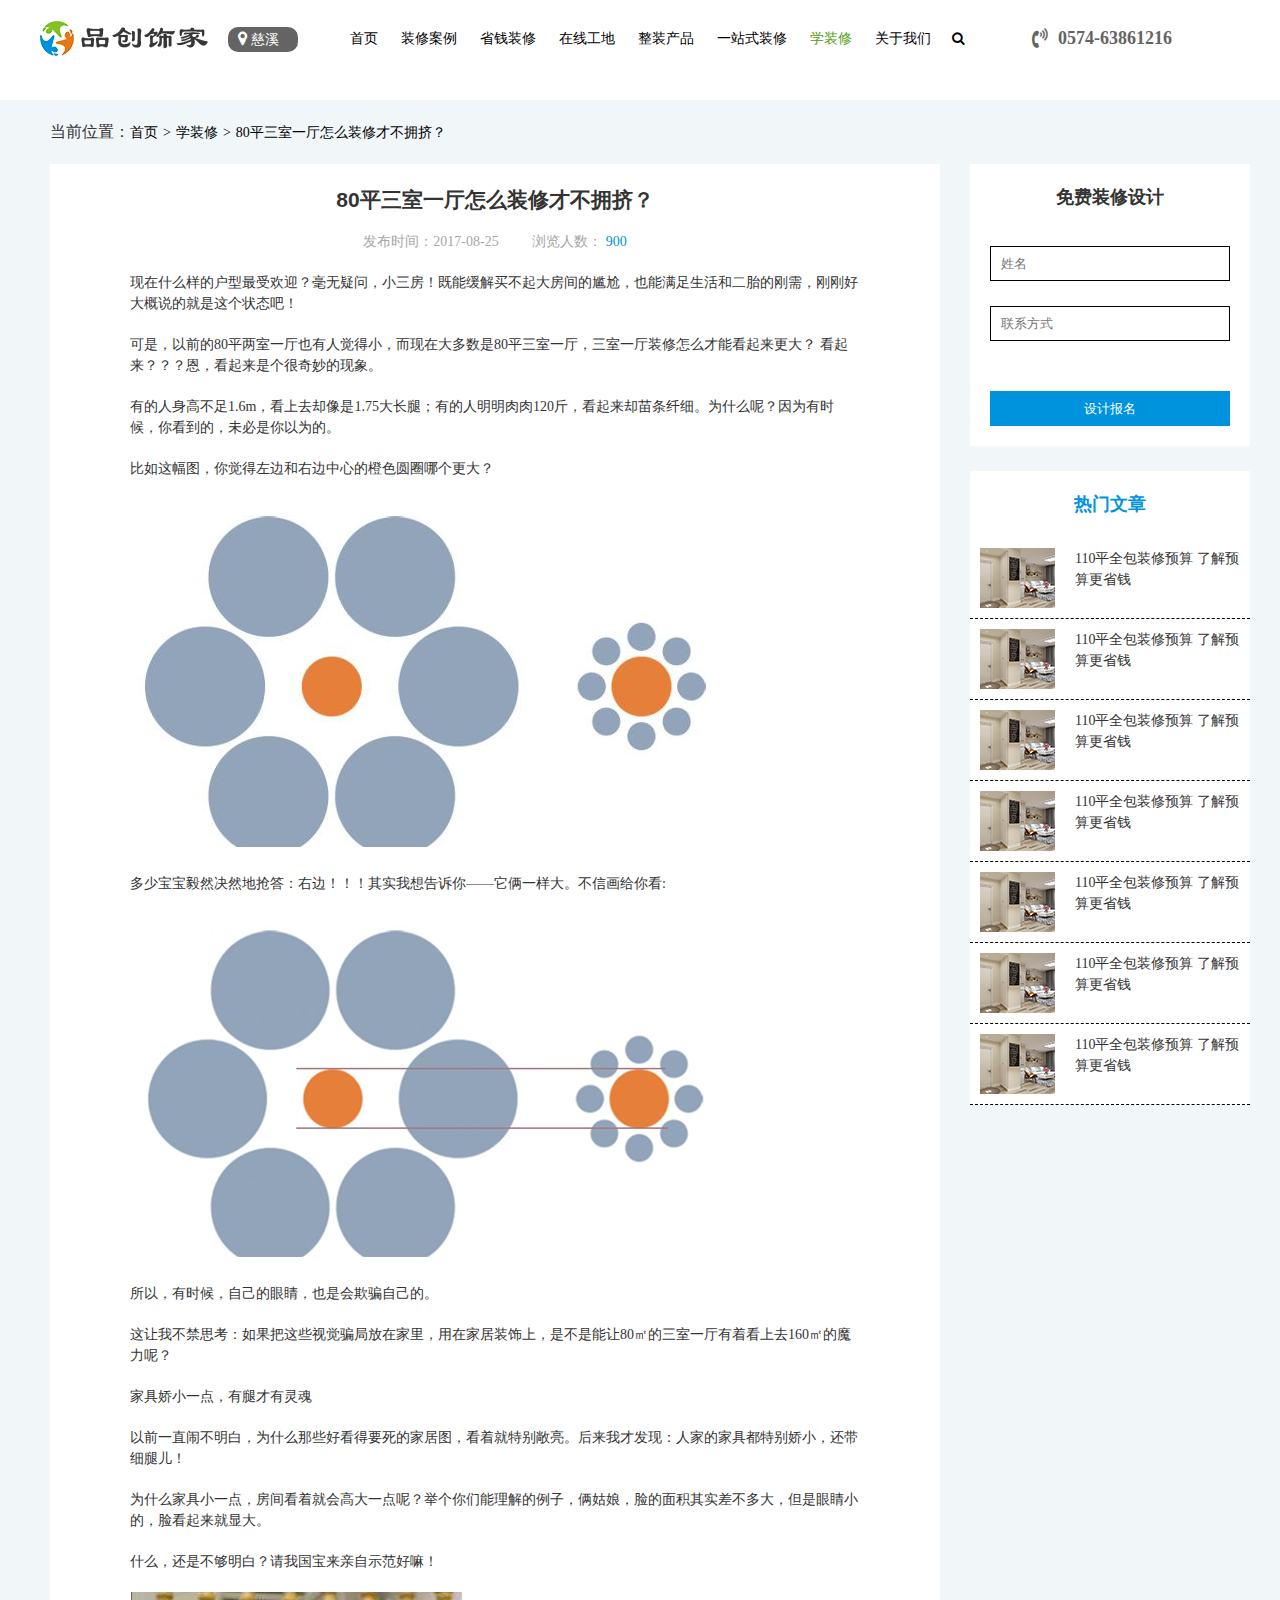
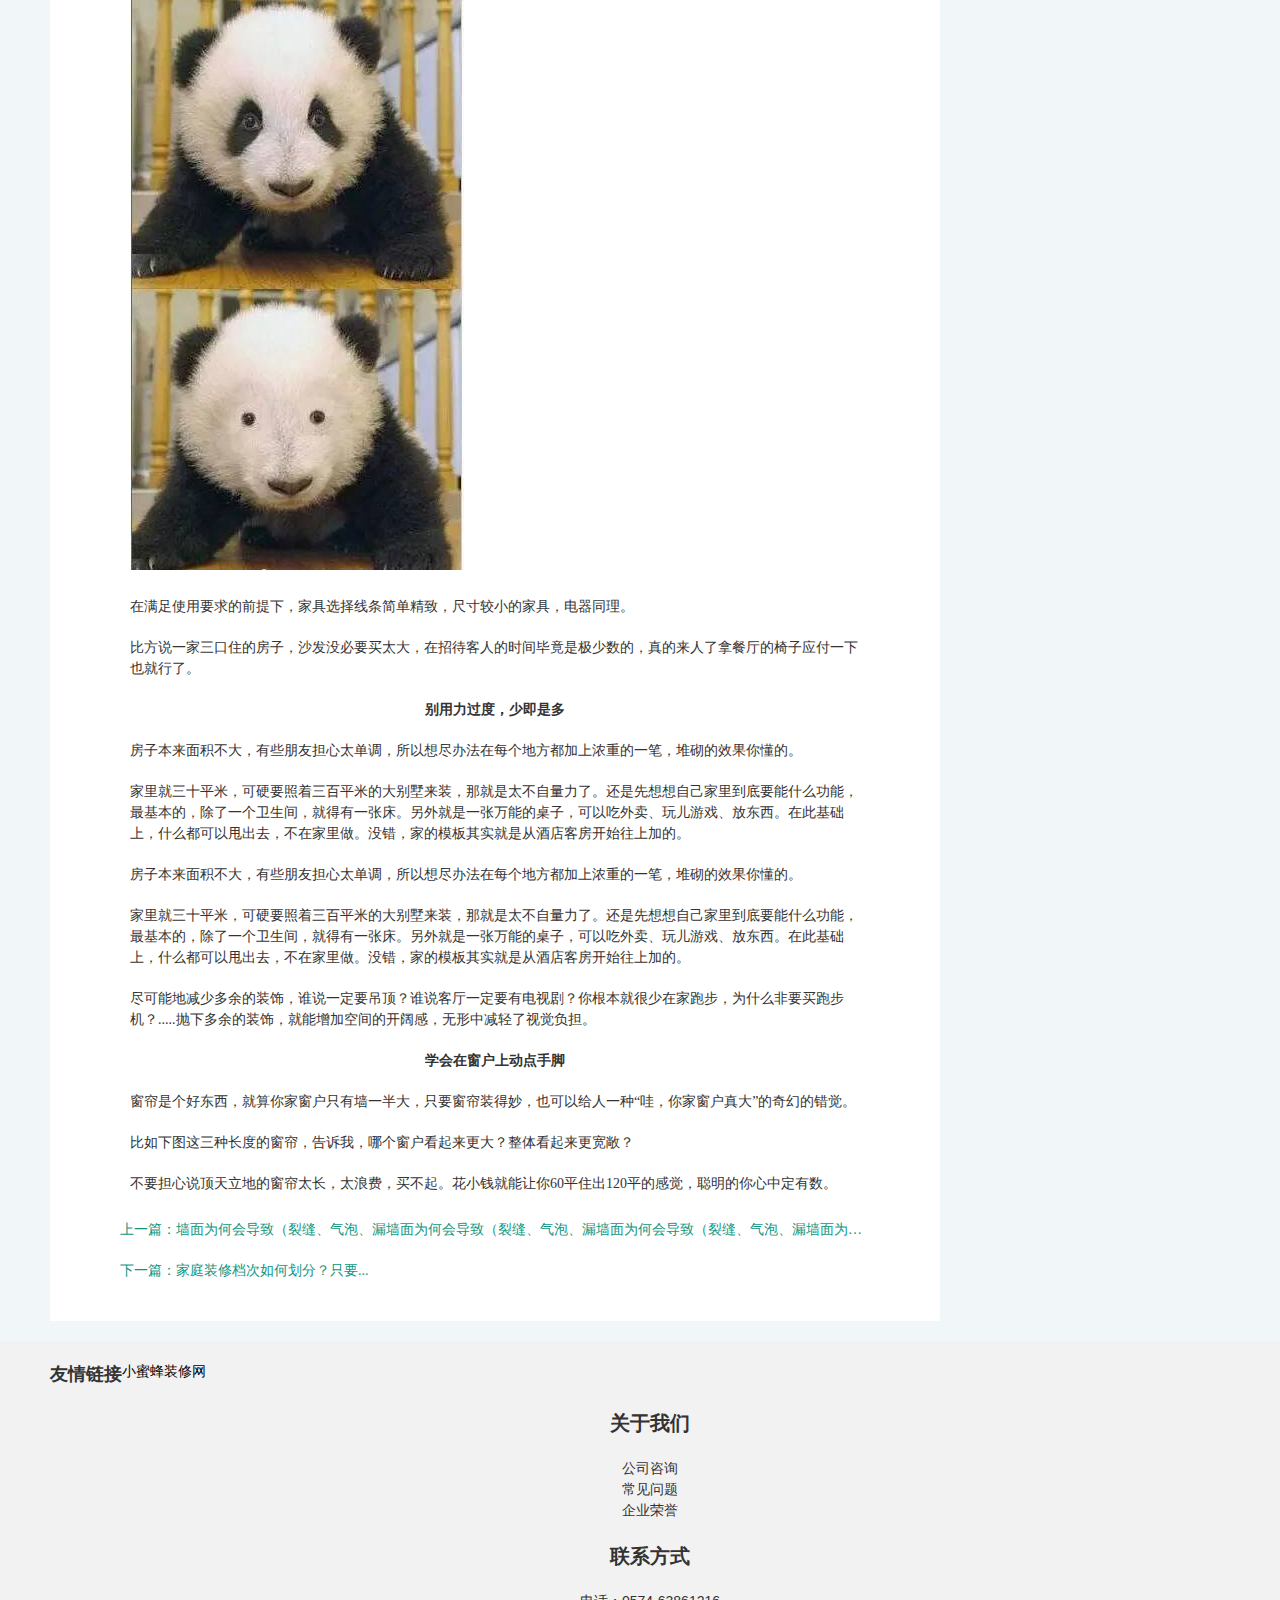
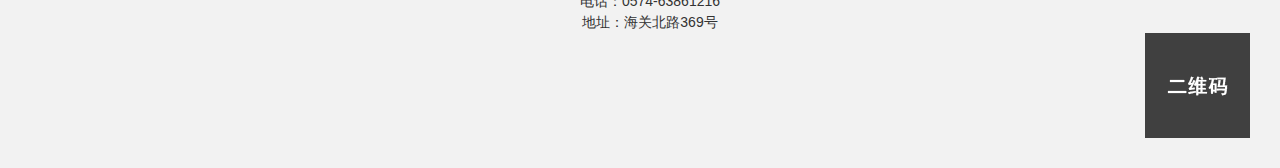
<file: detail.html>
<!DOCTYPE html>
<html lang="en">

<head>
    <meta charset="UTF-8">
    <meta name="viewport" content="width=device-width, initial-scale=1.0">
    <meta http-equiv="X-UA-Compatible" content="ie=edge">
    <title>详情页</title>
    <link rel="stylesheet" href="static/frontpages/css/public.css">
    <link rel="stylesheet" href="static/frontpages/css/font-awesome.min.css">
    <link rel="stylesheet" href="static/frontpages/css/detail.css">
</head>

<body>
    <!-- 导航栏 -->
    <div class="nav-wrap">
        <div class="nav clearfix">
            <img src="static/frontpages/images/index/logo.png" alt="品创饰家LOGO">
            <div class="nav-city-wrap">
                <i class="fa fa-map-marker" aria-hidden="true"></i>
                <a>慈溪</a>
            </div>
            <ul class="clearfix">
                <li>
                    <a href="index.html">首页</a>
                </li>
                <li>
                    <a href="case.html">装修案例</a>
                </li>
                <li>
                    <a href="discounts.html">省钱装修</a>
                    <ul class="down-menu">
                        <li>
                            <a href="get-price.html">在线报价</a>
                        </li>
                        <li>
                            <a href="discounts.html">免费设计</a>
                        </li>
                    </ul>
                </li>
                <li>
                    <a href="scene.html">在线工地</a>
                </li>
                <li>
                    <a href="complete.html">整装产品</a>
                </li>
                <li>
                    <a href="one-step-renovation.html">一站式装修</a>
                </li>
                <li>
                    <a class="nav-active" href="learn.html">学装修</a>
                </li>
                <li>
                    <a href="aboutus.html">关于我们</a>
                </li>
            </ul>
            <div class="nav-search">
                <form action="" class="nav-search-from clearfix">
                    <input type="text" placeholder="请输入搜索关键词" class="search-div">
                    <button type="button">
                        <i class="fa fa-search" aria-hidden="true"></i>
                    </button>
                </form>
            </div>
            <div class="nav-contact-wrap clearfix">
                <i class="fa fa-volume-control-phone" aria-hidden="true"></i>
                <p>
                    <b>0574-63861216</b>
                </p>
                <!-- <p>咨询热线：15888578399</p> -->
                <!-- <img src="images/index/gr-w.png" alt="个人登录"> -->
            </div>
        </div>
    </div>
    <!-- 导航栏结束 -->
    <!-- 详情页内容 -->
    <div class="page">
        <div class="page1200 clearfix">
            <!-- location -->
            <div class="location">
                <div class="location1200">
                    <p><span>当前位置：</span><a href="index.html">首页</span><a href="learn.html">学装修</a><a href="detail.html">80平三室一厅怎么装修才不拥挤？</a>
                    </p>
                </div>
            </div>
            <!-- locationEnd -->
            <!-- 文章 -->
            <div class="page890">
                <h1>80平三室一厅怎么装修才不拥挤？</h1>
                <p>
                    <span>发布时间：2017-08-25</span>
                    <span>浏览人数：
                        <span class="colorBlue">900</span>
                    </span>
                </p>
                <p>现在什么样的户型最受欢迎？毫无疑问，小三房！既能缓解买不起大房间的尴尬，也能满足生活和二胎的刚需，刚刚好大概说的就是这个状态吧！

                </p>
                <p>
                    可是，以前的80平两室一厅也有人觉得小，而现在大多数是80平三室一厅，三室一厅装修怎么才能看起来更大？ 看起来？？？恩，看起来是个很奇妙的现象。
                </p>
                <p>
                    有的人身高不足1.6m，看上去却像是1.75大长腿；有的人明明肉肉120斤，看起来却苗条纤细。为什么呢？因为有时候，你看到的，未必是你以为的。
                </p>
                <p>
                    比如这幅图，你觉得左边和右边中心的橙色圆圈哪个更大？
                </p>
                <p>
                    <img src="static/frontpages/images/detail/22011805.jpg" alt="详情页">
                </p>
                <p>
                    多少宝宝毅然决然地抢答：右边！！！其实我想告诉你——它俩一样大。不信画给你看:
                </p>
                <p>
                    <img src="static/frontpages/images/detail/22011821.jpg" alt="详情页">
                </p>
                <p>
                    所以，有时候，自己的眼睛，也是会欺骗自己的。
                </p>
                <p>
                    这让我不禁思考：如果把这些视觉骗局放在家里，用在家居装饰上，是不是能让80㎡的三室一厅有着看上去160㎡的魔力呢？
                </p>
                <p>
                    家具娇小一点，有腿才有灵魂
                </p>
                <p>
                    以前一直闹不明白，为什么那些好看得要死的家居图，看着就特别敞亮。后来我才发现：人家的家具都特别娇小，还带细腿儿！
                </p>
                <p>
                    为什么家具小一点，房间看着就会高大一点呢？举个你们能理解的例子，俩姑娘，脸的面积其实差不多大，但是眼睛小的，脸看起来就显大。
                </p>
                <p>
                    什么，还是不够明白？请我国宝来亲自示范好嘛！
                </p>
                <p>
                    <img src="static/frontpages/images/detail/22011901.jpg" alt="详情页">
                </p>
                <p>
                    在满足使用要求的前提下，家具选择线条简单精致，尺寸较小的家具，电器同理。
                </p>
                <p>
                    比方说一家三口住的房子，沙发没必要买太大，在招待客人的时间毕竟是极少数的，真的来人了拿餐厅的椅子应付一下也就行了。
                </p>
                <p style="text-align: center;">
                    <b>别用力过度，少即是多</b>
                </p>
                <p>
                    房子本来面积不大，有些朋友担心太单调，所以想尽办法在每个地方都加上浓重的一笔，堆砌的效果你懂的。
                </p>
                <p>
                    家里就三十平米，可硬要照着三百平米的大别墅来装，那就是太不自量力了。还是先想想自己家里到底要能什么功能，最基本的，除了一个卫生间，就得有一张床。另外就是一张万能的桌子，可以吃外卖、玩儿游戏、放东西。在此基础上，什么都可以甩出去，不在家里做。没错，家的模板其实就是从酒店客房开始往上加的。
                </p>
                <p>
                    房子本来面积不大，有些朋友担心太单调，所以想尽办法在每个地方都加上浓重的一笔，堆砌的效果你懂的。
                </p>
                <p>
                    家里就三十平米，可硬要照着三百平米的大别墅来装，那就是太不自量力了。还是先想想自己家里到底要能什么功能，最基本的，除了一个卫生间，就得有一张床。另外就是一张万能的桌子，可以吃外卖、玩儿游戏、放东西。在此基础上，什么都可以甩出去，不在家里做。没错，家的模板其实就是从酒店客房开始往上加的。
                </p>
                <p>
                    尽可能地减少多余的装饰，谁说一定要吊顶？谁说客厅一定要有电视剧？你根本就很少在家跑步，为什么非要买跑步机？.....抛下多余的装饰，就能增加空间的开阔感，无形中减轻了视觉负担。
                </p>
                <p style="text-align: center;">
                    <b>学会在窗户上动点手脚</b>
                </p>
                <p>
                    窗帘是个好东西，就算你家窗户只有墙一半大，只要窗帘装得妙，也可以给人一种“哇，你家窗户真大”的奇幻的错觉。
                </p>
                <p>
                    比如下图这三种长度的窗帘，告诉我，哪个窗户看起来更大？整体看起来更宽敞？
                </p>
                <p>
                    不要担心说顶天立地的窗帘太长，太浪费，买不起。花小钱就能让你60平住出120平的感觉，聪明的你心中定有数。
                </p>
                <!-- pre-and-next -->
                <div class="pre-and-next">
                    <div class="pre-and-next1200 clearfix">
                        <div class="pre-and-next890">
                            <!-- pre -->
                            <a href="" id="pre">上一篇：墙面为何会导致（裂缝、气泡、漏墙面为何会导致（裂缝、气泡、漏墙面为何会导致（裂缝、气泡、漏墙面为何会导致（裂缝、气泡、漏墙面为何会导致（裂缝、气泡、漏</a>
                            <!-- preEnd -->
                            <!-- next -->
                            <a href="" id="next">下一篇：家庭装修档次如何划分？只要...</a>
                            <!-- nextEnd -->
                        </div>
                    </div>
                </div>
                <!-- pre-and-nextEnd -->
            </div>
            <!-- 文章END -->
            <!-- 文章右侧 -->
            <div class="page280">
                <div class="page280-form">
                    <h4>免费装修设计</h4>
                    <form action="">
                        <input type="text" placeholder="姓名">
                        <input type="text" placeholder="联系方式">
                        <button>设计报名</button>
                    </form>
                </div>
                <!-- 热门文章列表 -->
                <div class="article-list">
                    <h4 class="hot">热门文章</h4>
                    <ul>
                        <li class="clearfix">
                            <img src="static/frontpages/images/detail/58338893015030868.png" alt="详情页" width="75"
                                height="60">
                            <p>110平全包装修预算 了解预算更省钱</p>
                        </li>
                        <li class="clearfix">
                            <img src="static/frontpages/images/detail/58338893015030868.png" alt="详情页" width="75"
                                height="60">
                            <p>110平全包装修预算 了解预算更省钱</p>
                        </li>
                        <li class="clearfix">
                            <img src="static/frontpages/images/detail/58338893015030868.png" alt="详情页" width="75"
                                height="60">
                            <p>110平全包装修预算 了解预算更省钱</p>
                        </li>
                        <li class="clearfix">
                            <img src="static/frontpages/images/detail/58338893015030868.png" alt="详情页" width="75"
                                height="60">
                            <p>110平全包装修预算 了解预算更省钱</p>
                        </li>
                        <li class="clearfix">
                            <img src="static/frontpages/images/detail/58338893015030868.png" alt="详情页" width="75"
                                height="60">
                            <p>110平全包装修预算 了解预算更省钱</p>
                        </li>
                        <li class="clearfix">
                            <img src="static/frontpages/images/detail/58338893015030868.png" alt="详情页" width="75"
                                height="60">
                            <p>110平全包装修预算 了解预算更省钱</p>
                        </li>
                        <li class="clearfix">
                            <img src="static/frontpages/images/detail/58338893015030868.png" alt="详情页" width="75"
                                height="60">
                            <p>110平全包装修预算 了解预算更省钱</p>
                        </li>
                    </ul>
                </div>
                <!-- 热门文章列表END -->
            </div>
            <!-- 文章右侧END -->
        </div>
    </div>
    <!-- 详情页内容END -->

    <!-- footer -->
    <div class="footer clearfix">
        <div class="footer-wrap clearfix">
            <div class="link">
                <h2>友情链接</h2>
                <a href="#">
                    <p>小蜜蜂装修网</p>
                </a>
            </div>
            <div class="about">
                <h2>关于我们</h2>
                <p>公司咨询</p>
                <p>常见问题</p>
                <p>企业荣誉</p>
            </div>
            <div class="contact">
                <h2>联系方式</h2>
                <p>电话：0574-63861216</p>
                <p>地址：海关北路369号</p>
            </div>
            <div class="ewm">
                <img src="static/frontpages/images/ewm.png" alt="ewm">
            </div>
        </div>
    </div>
    <!-- footer结束 -->
</body>

</html>
<script src="static/frontpages/js/jquery-1.7.2.min.js"></script>
<script src="static/frontpages/js/mixin.js"></script>
<script>
    var timer = null;
    var scrollTop = null;
    window.onscroll = function () {
        clearTimeout(timer);
        timer = setTimeout(function () {
            var hot = document.querySelector(".article-list");
            scrollTop = document.documentElement.scrollTop || document.body.scrollTop;
            if (scrollTop <= 500) {
                hot.style.position = "relative";
                hot.style.top = 0;
            } else {
                hot.style.position = "fixed";
                hot.style.top = "165px";
            }
            // console.log(scrollTop);
        }, 50)
    }
</script>
</file>
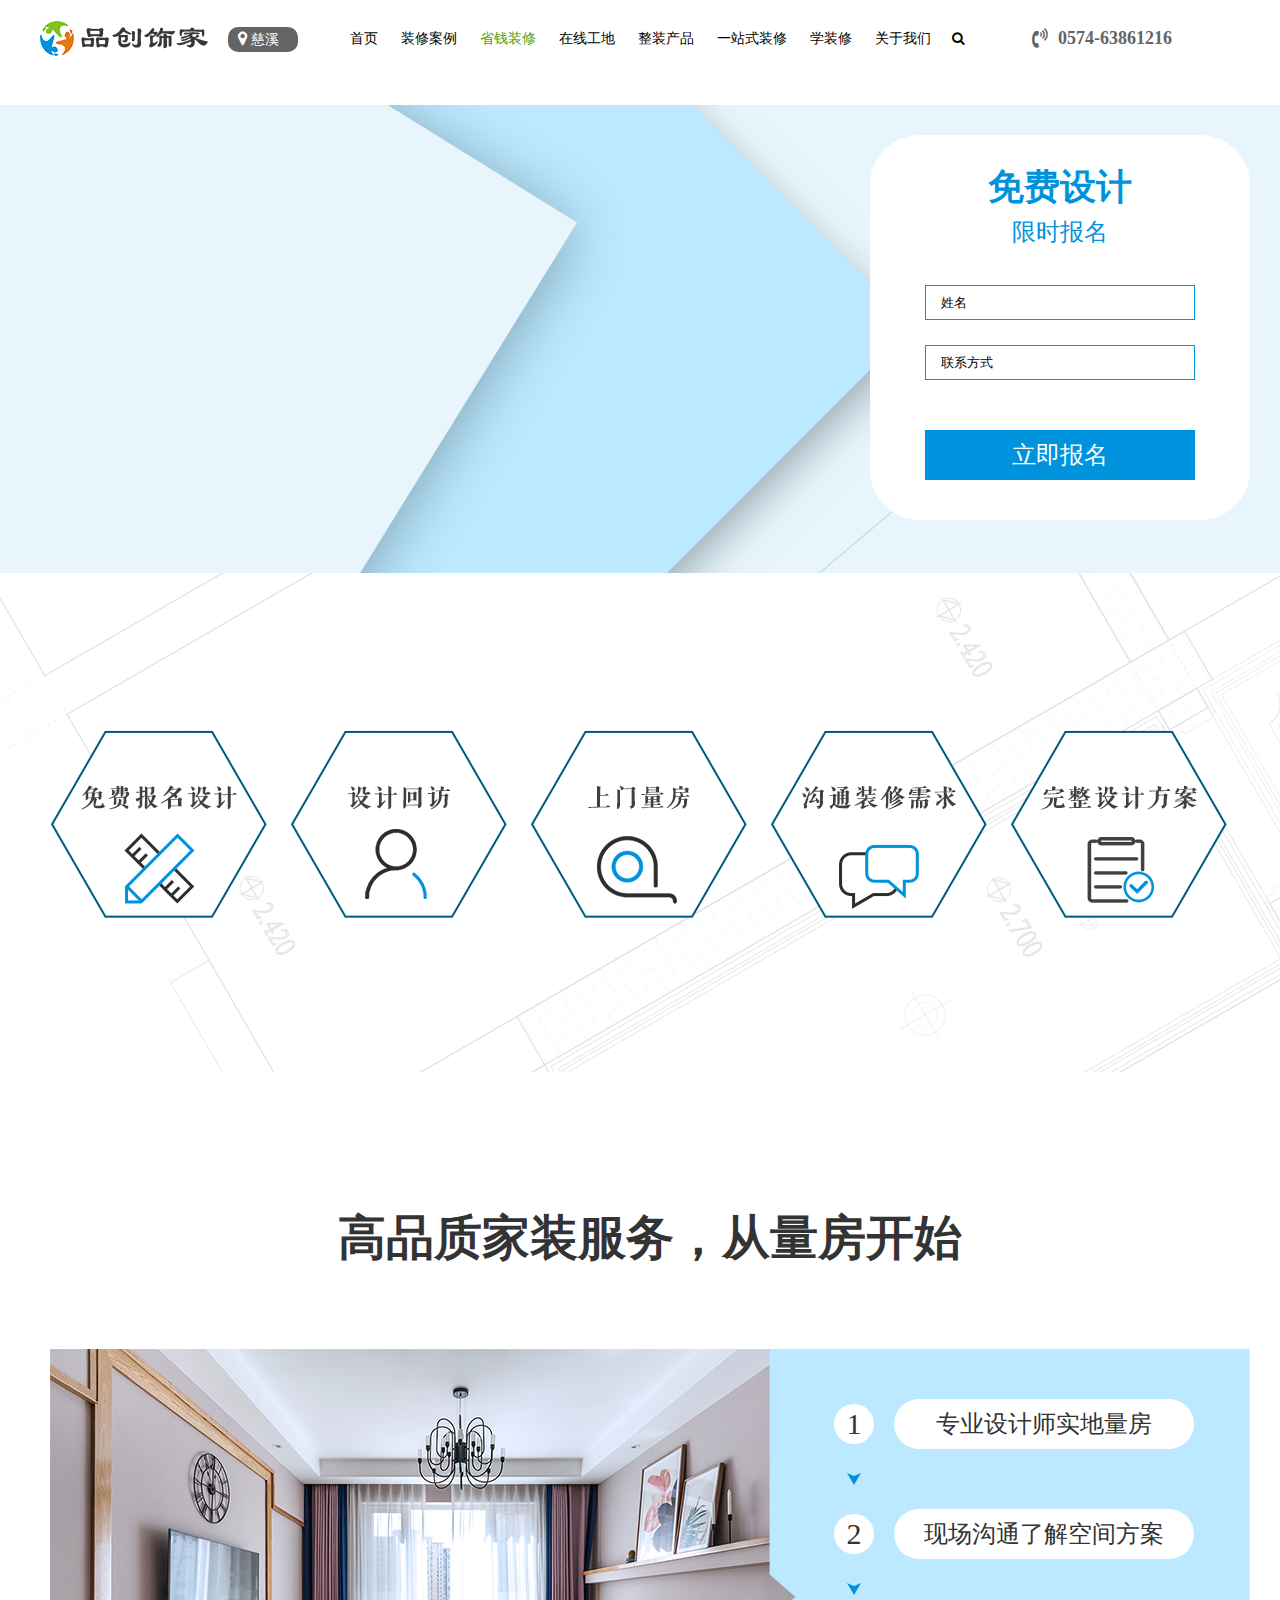
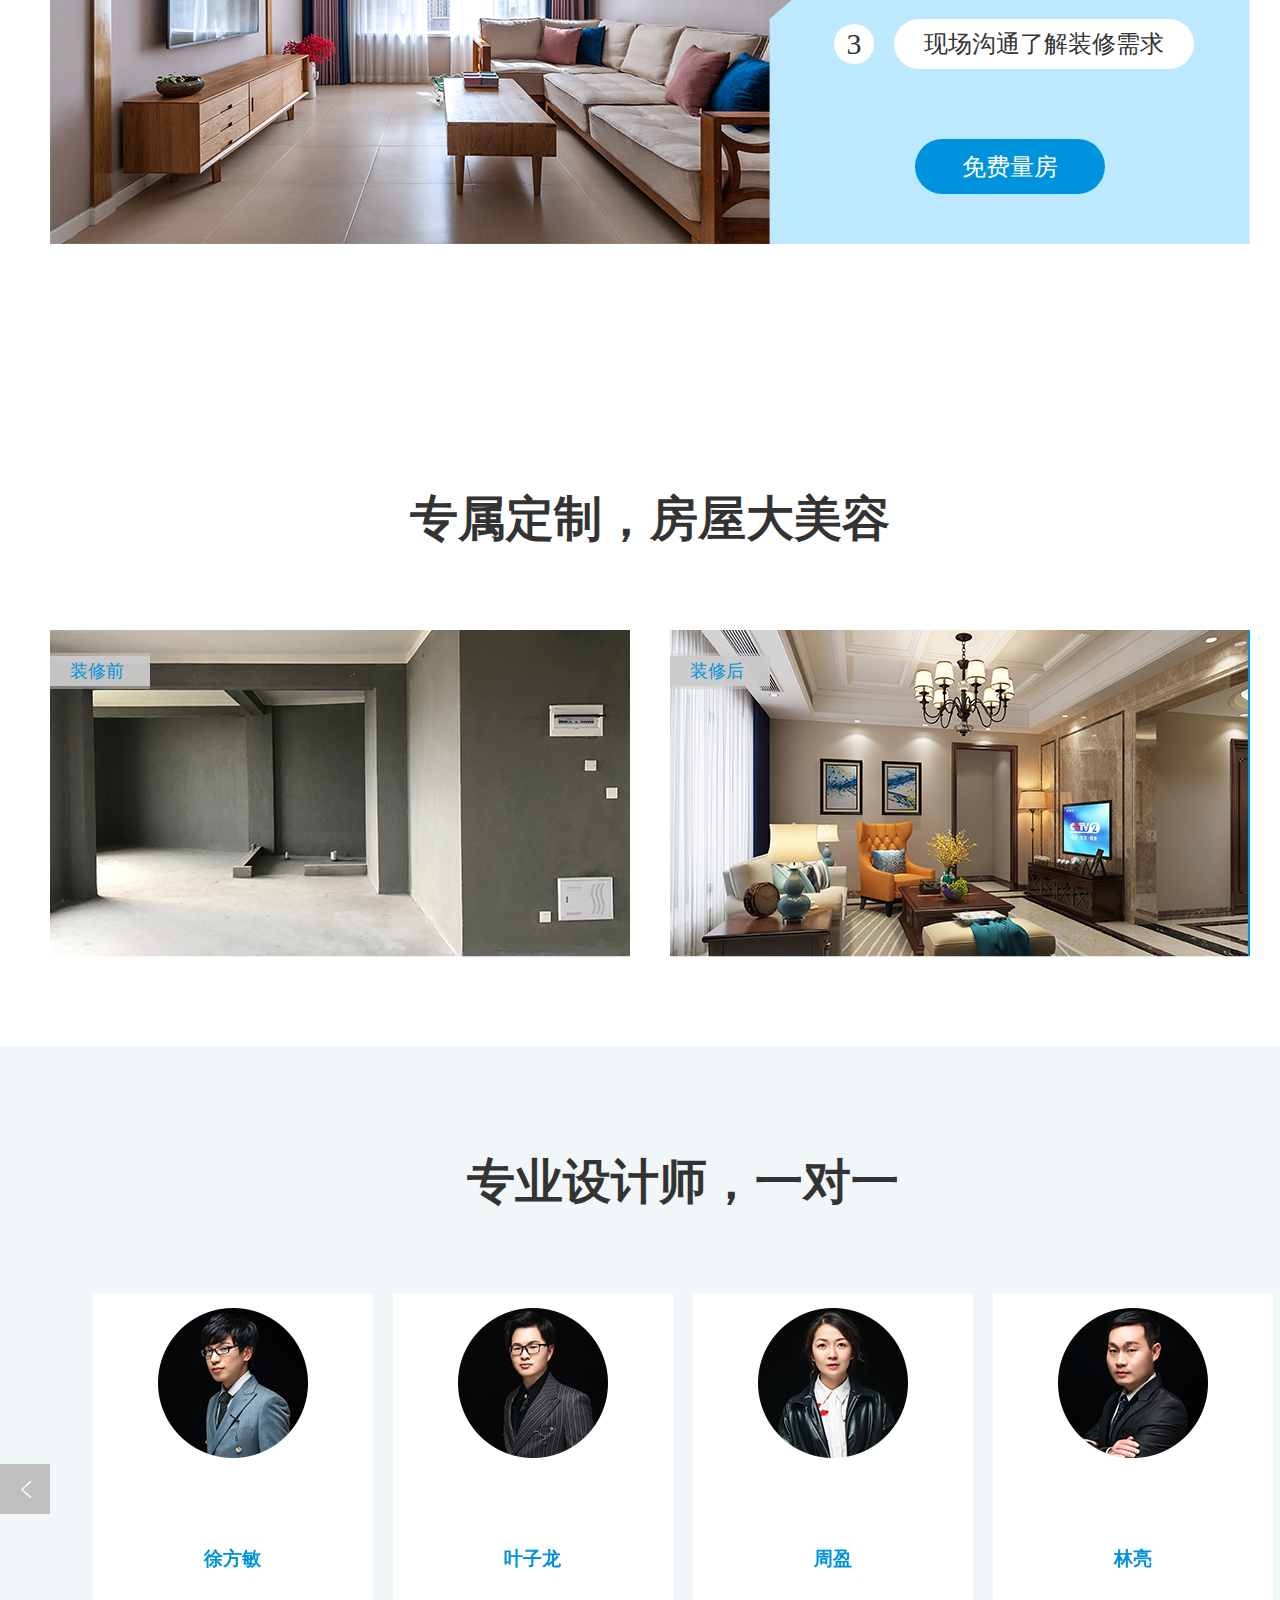
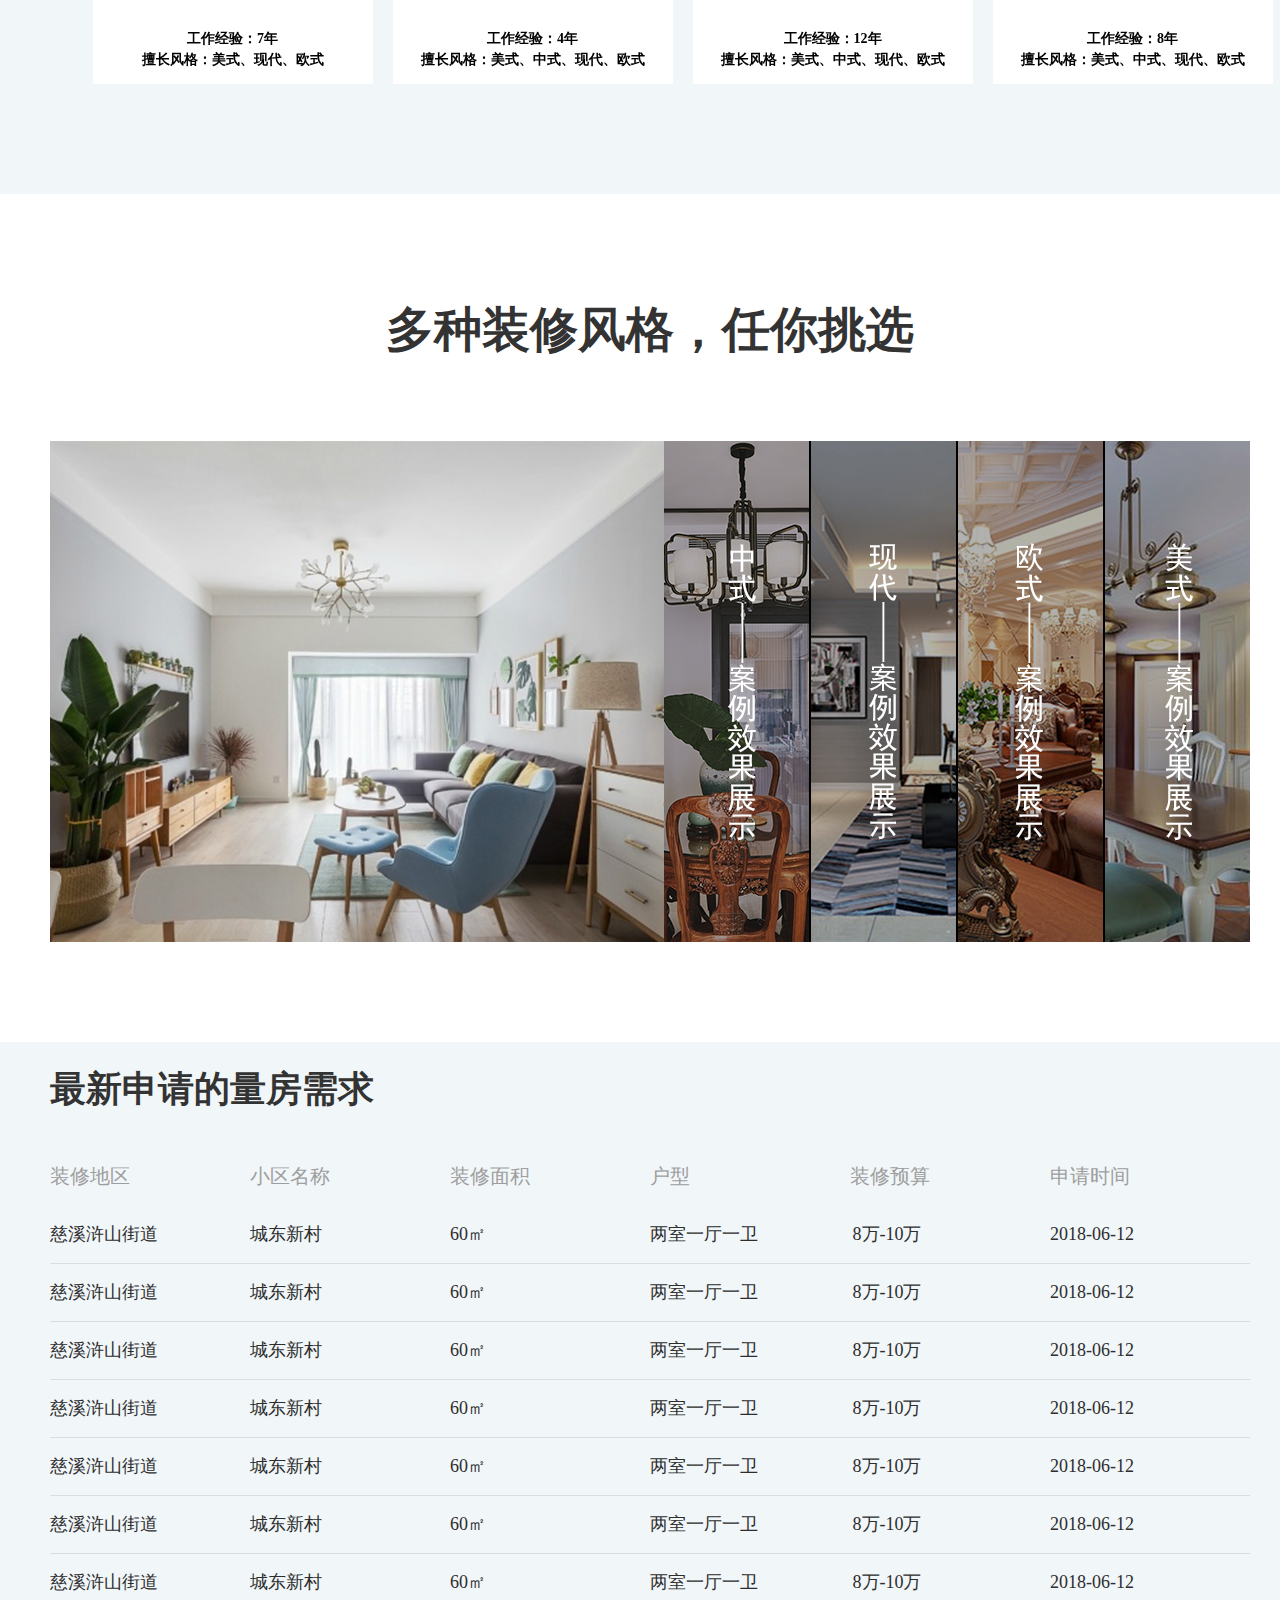
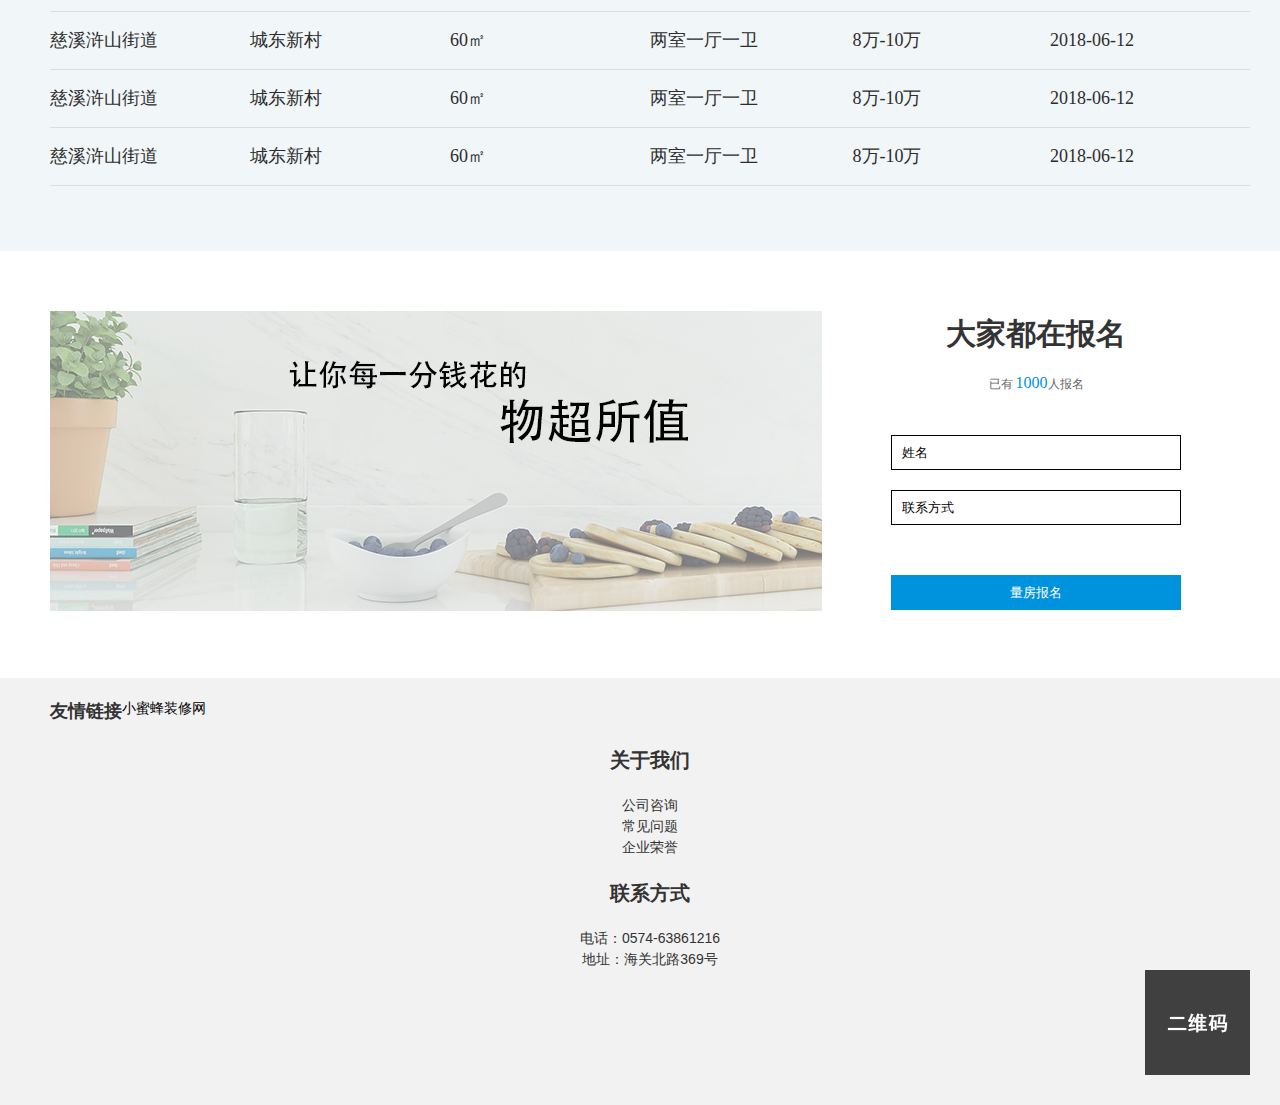
<file: discounts.html>
<!DOCTYPE html>
<html lang="en">

<head>
    <meta charset="UTF-8">
    <meta name="viewport" content="width=device-width, initial-scale=1.0">
    <meta http-equiv="X-UA-Compatible" content="ie=edge">
    <title>省钱装修-免费设计-品创饰家</title>
    <link rel="stylesheet" href="static/frontpages/css/public.css">
    <link rel="stylesheet" href="static/frontpages/css/font-awesome.min.css">
    <link rel="stylesheet" href="static/frontpages/css/discounts.css">
    <link rel="stylesheet" href="static/frontpages/css/swiper.css">
</head>

<body>
    <!-- appointment -->
    <div class="appointment-dialog-wrap">
        <div class="appointment-dialog">
            <img src="./static/frontpages/images/scene/close.png" alt="" class="appointment-close">
            <img src="./static/frontpages/images/scene/img.jpg" alt="">
            <div class="appointment-form">
                <h3>参观工地</h3>
                <form action="">
                    <span class="hiddenInput"></span>
                    <input type="text" placeholder="姓名" onkeyup="value=value.replace(/[^\D]/g,'')">
                    <p>*姓名不能为空*</p>
                    <input type="text" placeholder="电话号码" onkeyup="value=value.replace(/[^\d]/g,'')">
                    <p>*号码错误*</p>
                    <input type="text" class="hiddenInput pageName" value="">
                    <input type="text" class="hiddenInput itemIndex" value="">
                </form>
                <h3>5秒填写信息，立即预约</h3>
                <button type="button">确定</button>
            </div>
            <div class="appointment-success">
                <h3>信息提交成功</h3>
                <p>姓名：<span></span></p>
                <p>联系电话：<span></span></p>
                <h3>耐心等待，我们即将联系到您</h3>
                <button>确定</button>
            </div>
        </div>
    </div>
    <!-- appointment end -->

    <!-- 导航栏 -->
    <div class="nav-wrap">
        <div class="nav clearfix">
            <img src="static/frontpages/images/index/logo.png" alt="品创饰家LOGO">
            <div class="nav-city-wrap">
                <i class="fa fa-map-marker" aria-hidden="true"></i>
                <a>慈溪</a>
            </div>
            <ul class="clearfix">
                <li>
                    <a>首页</a>
                </li>
                <li>
                    <a href="case.html">装修案例</a>
                </li>
                <li>
                    <a class="nav-active" href="discounts.html">省钱装修</a>
                    <ul class="down-menu">
                        <li>
                            <a href="get-price.html">在线报价</a>
                        </li>
                        <li>
                            <a href="discounts.html">免费设计</a>
                        </li>
                    </ul>
                </li>
                <li>
                    <a href="scene.html">在线工地</a>
                </li>
                <li>
                    <a href="complete.html">整装产品</a>
                </li>
                <li>
                    <a href="one-step-renovation.html">一站式装修</a>
                </li>
                <li>
                    <a href="learn.html">学装修</a>
                </li>
                <li>
                    <a href="aboutus.html">关于我们</a>
                </li>
            </ul>
            <div class="nav-search">
                <form action="" class="nav-search-from clearfix">
                    <input type="text" placeholder="请输入搜索关键词" class="search-div">
                    <button type="button">
                        <i class="fa fa-search" aria-hidden="true"></i>
                    </button>
                </form>
            </div>
            <div class="nav-contact-wrap clearfix">
                <i class="fa fa-volume-control-phone" aria-hidden="true"></i>
                <p>
                    <b>0574-63861216</b>
                </p>
                <!-- <p>咨询热线：15888578399</p> -->
                <!-- <img src="images/index/gr-w.png" alt="个人登录"> -->
            </div>
        </div>
    </div>
    <!-- 导航栏结束 -->
    <!-- banner -->
    <div class="banner">
        <div class="from-in-banner-wrap">
            <form class="from-in-banner">
                <h2>
                    免费设计
                </h2>
                <p>
                    限时报名
                </p>
                <input type="text" placeholder="姓名">
                <input type="text" placeholder="联系方式">
                <button>立即报名</button>
            </form>
        </div>
    </div>
    <!-- banner结束 -->
    <!-- process -->
    <div class="process">
        <div class="process-wrap">
            <ul class="clearfix">
                <li>
                    <img src="static/frontpages/images/discounts/mfbm-icon.png" alt="品创饰家免费报价">
                </li>
                <li>
                    <img src="static/frontpages/images/discounts/sjhf-icon.png" alt="品创饰家设计回访">
                </li>
                <li>
                    <img src="static/frontpages/images/discounts/smlf-icon.png" alt="品创饰家上门量房">
                </li>
                <li>
                    <img src="static/frontpages/images/discounts/gt-icon.png" alt="品创饰家沟通需求">
                </li>
                <li>
                    <img src="static/frontpages/images/discounts/qrfa-icon.png" alt="品创饰家完整设计方案">
                </li>
            </ul>
        </div>
    </div>
    <!-- process结束 -->
    <!-- 量房 -->
    <div class="Measuring-house">
        <div class="Measuring-house-wrap">
            <h2>高品质家装服务，从量房开始</h2>
            <div class="Measuring-house-section">
                <img src="static/frontpages/images/discounts/Measuring-house-section.jpg" alt="品创饰家量房">
                <div class="Measuring-house-section-process">
                    <ul>
                        <li>
                            <p>1</p>
                            <p>专业设计师实地量房</p>
                        </li>
                        <li>
                            <p>2</p>
                            <p>现场沟通了解空间方案</p>
                        </li>
                        <li>
                            <p>3</p>
                            <p>现场沟通了解装修需求</p>
                        </li>
                        <button data-dingi="345">免费量房</button>
                    </ul>
                </div>
                
            </div>
        </div>
    </div>
    <!-- 量房结束 -->
    <!-- 专属定制 -->
    <div class="custom">
        <h2>专属定制，房屋大美容</h2>
        <ul class="clearfix">
            <li>
                <img src="static/frontpages/images/discounts/custom-1.jpg" alt="custom-1">
                <span>
                    <p>装修前</p>
                </span>
            </li>
            <li>
                <img src="static/frontpages/images/discounts/custom-2.jpg" alt="custom-2">
                <span>
                    <p>装修后</p>
                </span>
            </li>
        </ul>
    </div>
    <!-- 专属定制结束 -->
    <!-- 设计师 -->
    <div class="designer-wrap">
        <div class="designer">
            <h2>专业设计师，一对一</h2>
            <div class="designer-wrap-1365 clearfix">
                <button class="btn-left"></button>
                <button class="btn-right"></button>
                <div class="swiper-container">
                    <div class="swiper-wrapper">
                        <div class="swiper-slide">
                            <a href="">
                                <img src="static/frontpages/images/discounts/xfm.png" alt="品创饰家一对一设计" width="150"
                                    height="150">
                                <h3>徐方敏</h3>
                                <p>工作经验：7年</p>
                                <p>擅长风格：美式、现代、欧式</p>
                            </a>
                        </div>
                        <div class="swiper-slide">
                            <a href="">
                                <img src="static/frontpages/images/discounts/yzl.png" alt="品创饰家一对一设计" width="150"
                                    height="150">
                                <h3>叶子龙</h3>
                                <p>工作经验：4年</p>
                                <p>擅长风格：美式、中式、现代、欧式</p>
                            </a>
                        </div>
                        <div class="swiper-slide">
                            <a href="">
                                <img src="static/frontpages/images/discounts/zy.png" alt="品创饰家一对一设计" width="150" height="150">
                                <h3>周盈</h3>
                                <p>工作经验：12年</p>
                                <p>擅长风格：美式、中式、现代、欧式</p>
                            </a>
                        </div>
                        <div class="swiper-slide">
                            <a href="">
                                <img src="static/frontpages/images/discounts/ll.png" alt="品创饰家一对一设计" width="150" height="150">
                                <h3>林亮</h3>
                                <p>工作经验：8年</p>
                                <p>擅长风格：美式、中式、现代、欧式</p>
                            </a>
                        </div>
                    </div>
                </div>
            </div>
        </div>
    </div>
    <!-- 设计师结束 -->
    <!-- 多种装修风格 -->
    <div class="house-style">
        <h2>多种装修风格，任你挑选</h2>
        <div class="house-style-section">
            <img src="static/frontpages/images/discounts/house-style-section-1.jpg" alt="品创饰家多种装修风格">
            <img src="static/frontpages/images/discounts/house-style-section-zs.jpg" alt="品创饰家多种装修风格">
            <img src="static/frontpages/images/discounts/house-style-section-xd.jpg" alt="品创饰家多种装修风格">
            <img src="static/frontpages/images/discounts/house-style-section-os.jpg" alt="品创饰家多种装修风格">
            <img src="static/frontpages/images/discounts/house-style-section-ms.jpg" alt="品创饰家多种装修风格">
        </div>
    </div>
    <!-- 多种装修风格结束 -->
    <!-- 最新的量房需求 -->
    <div class="lastedTb-wrap">
        <div class="lastedTb">
            <h2>最新申请的量房需求</h2>
            <table cellspacing="0" cellpadding="0">
                <thead>
                    <tr>
                        <td>
                            装修地区
                            </th>
                        <td>
                            小区名称
                        </td>
                        <td>
                            装修面积
                        </td>
                        <td>
                            户型
                        </td>
                        <td>
                            装修预算
                        </td>
                        <td>
                            申请时间
                        </td>
                    </tr>
                </thead>
                <tbody>
                    <tr>
                        <td>
                            慈溪浒山街道
                        </td>
                        <td>
                            城东新村
                        </td>
                        <td>
                            60㎡
                        </td>
                        <td>
                            两室一厅一卫
                        </td>
                        <td>
                            8万-10万
                        </td>
                        <td>
                            2018-06-12
                        </td>
                    </tr>
                    <tr>
                        <td>
                            慈溪浒山街道
                        </td>
                        <td>
                            城东新村
                        </td>
                        <td>
                            60㎡
                        </td>
                        <td>
                            两室一厅一卫
                        </td>
                        <td>
                            8万-10万
                        </td>
                        <td>
                            2018-06-12
                        </td>
                    </tr>
                    <tr>
                        <td>
                            慈溪浒山街道
                        </td>
                        <td>
                            城东新村
                        </td>
                        <td>
                            60㎡
                        </td>
                        <td>
                            两室一厅一卫
                        </td>
                        <td>
                            8万-10万
                        </td>
                        <td>
                            2018-06-12
                        </td>
                    </tr>
                    <tr>
                        <td>
                            慈溪浒山街道
                        </td>
                        <td>
                            城东新村
                        </td>
                        <td>
                            60㎡
                        </td>
                        <td>
                            两室一厅一卫
                        </td>
                        <td>
                            8万-10万
                        </td>
                        <td>
                            2018-06-12
                        </td>
                    </tr>
                    <tr>
                        <td>
                            慈溪浒山街道
                        </td>
                        <td>
                            城东新村
                        </td>
                        <td>
                            60㎡
                        </td>
                        <td>
                            两室一厅一卫
                        </td>
                        <td>
                            8万-10万
                        </td>
                        <td>
                            2018-06-12
                        </td>
                    </tr>
                    <tr>
                        <td>
                            慈溪浒山街道
                        </td>
                        <td>
                            城东新村
                        </td>
                        <td>
                            60㎡
                        </td>
                        <td>
                            两室一厅一卫
                        </td>
                        <td>
                            8万-10万
                        </td>
                        <td>
                            2018-06-12
                        </td>
                    </tr>
                    <tr>
                        <td>
                            慈溪浒山街道
                        </td>
                        <td>
                            城东新村
                        </td>
                        <td>
                            60㎡
                        </td>
                        <td>
                            两室一厅一卫
                        </td>
                        <td>
                            8万-10万
                        </td>
                        <td>
                            2018-06-12
                        </td>
                    </tr>
                    <tr>
                        <td>
                            慈溪浒山街道
                        </td>
                        <td>
                            城东新村
                        </td>
                        <td>
                            60㎡
                        </td>
                        <td>
                            两室一厅一卫
                        </td>
                        <td>
                            8万-10万
                        </td>
                        <td>
                            2018-06-12
                        </td>
                    </tr>
                    <tr>
                        <td>
                            慈溪浒山街道
                        </td>
                        <td>
                            城东新村
                        </td>
                        <td>
                            60㎡
                        </td>
                        <td>
                            两室一厅一卫
                        </td>
                        <td>
                            8万-10万
                        </td>
                        <td>
                            2018-06-12
                        </td>
                    </tr>
                    <tr>
                        <td>
                            慈溪浒山街道
                        </td>
                        <td>
                            城东新村
                        </td>
                        <td>
                            60㎡
                        </td>
                        <td>
                            两室一厅一卫
                        </td>
                        <td>
                            8万-10万
                        </td>
                        <td>
                            2018-06-12
                        </td>
                    </tr>
                </tbody>
            </table>
        </div>
    </div>
    <!-- 最新的量房需求结束 -->
    <!-- 底部表单申请 -->
    <div class="bottom-form clearfix">
        <div class="bottom-form-left">
            <img src="static/frontpages/images/discounts/wysz.jpg" alt="免费量房报名">
        </div>
        <div class="bottom-form-right">
            <h3>大家都在报名</h3>
            <p>已有
                <span>1000</span>人报名</p>
            <input type="text" placeholder="姓名">
            <input type="text" placeholder="联系方式">
            <button>量房报名</button>
        </div>
    </div>
    <!-- 底部表单申请结束 -->
    <!-- footer -->
    <div class="footer clearfix">
        <div class="footer-wrap clearfix">
            <div class="link">
                <h2>友情链接</h2>
                <a href="#">
                    <p>小蜜蜂装修网</p>
                </a>
            </div>
            <div class="about">
                <h2>关于我们</h2>
                <p>公司咨询</p>
                <p>常见问题</p>
                <p>企业荣誉</p>
            </div>
            <div class="contact">
                <h2>联系方式</h2>
                <p>电话：0574-63861216</p>
                <p>地址：海关北路369号</p>
            </div>
            <div class="ewm">
                <img src="static/frontpages/images/ewm.png" alt="ewm">
            </div>
        </div>
    </div>
    <!-- footer结束 -->
</body>

</html>
<script src="static/frontpages/js/jquery-1.7.2.min.js"></script>
<script src="static/frontpages/js/swiper.min.js"></script>
<script src="static/frontpages/js/mixin.js"></script>
<script>
    var mySwiper = new Swiper('.swiper-container', {
        autoplay: true,//可选选项，自动滑动
        direction: "horizontal",
        slidesPerView: 4,
        slidesPerGroup: 1,
        loop: true
    })
    $(function () {
        $(".btn-left").click(function () {
            mySwiper.slidePrev();
        })
        $(".btn-right").click(function () {
            mySwiper.slideNext();
        })
    })
</script>
</file>
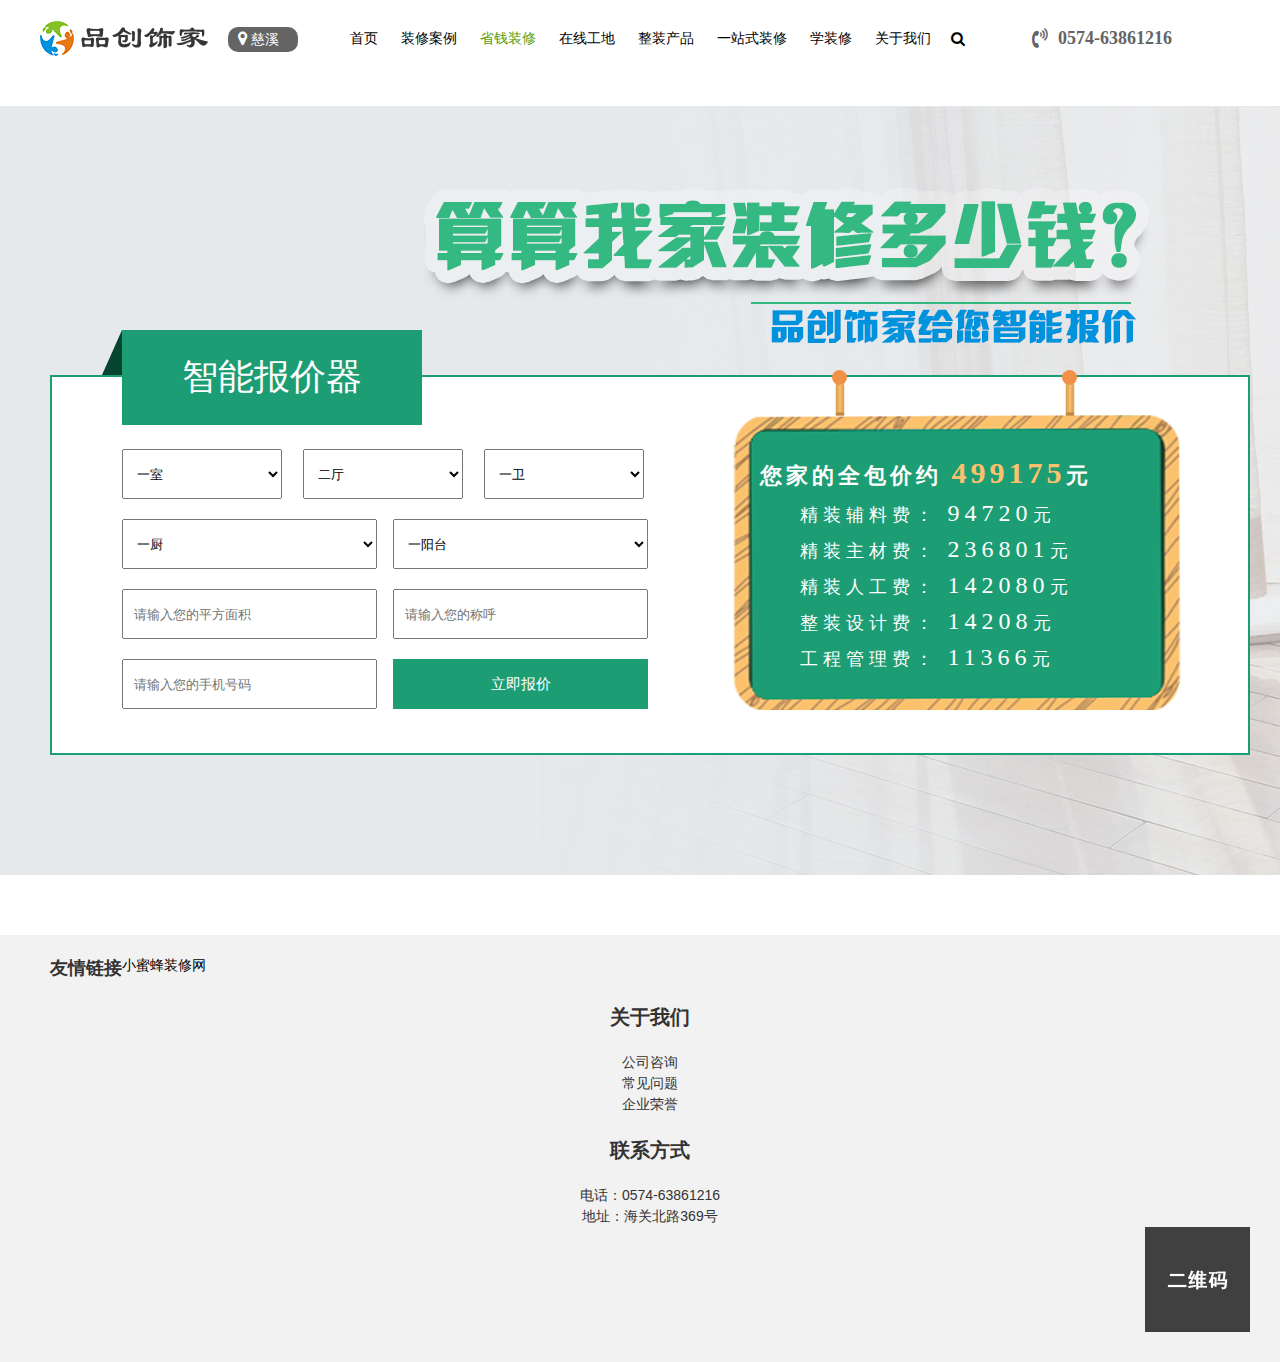
<file: get-price.html>
<!DOCTYPE html>
<html lang="en">

<head>
    <meta charset="UTF-8">
    <meta name="viewport" content="width=device-width, initial-scale=1.0">
    <meta http-equiv="X-UA-Compatible" content="ie=edge">
    <title>智能报价器-品创饰家</title>
    <link rel="stylesheet" href="static/frontpages/css/public.css">
    <link rel="stylesheet" href="static/frontpages/css/font-awesome.min.css">
    <link rel="stylesheet" href="static/frontpages/css/get-price.css">
</head>

<body>
    <!-- 导航栏 -->
    <div class="nav-wrap">
        <div class="nav clearfix">
            <img src="static/frontpages/images/index/logo.png" alt="品创饰家LOGO">
            <div class="nav-city-wrap">
                <i class="fa fa-map-marker" aria-hidden="true"></i>
                <a>慈溪</a>
            </div>
            <ul class="clearfix">
                <li>
                    <a href="index.html">首页</a>
                </li>
                <li>
                    <a href="case.html">装修案例</a>
                </li>
                <li>
                    <a class="nav-active" href="discounts.html">省钱装修</a>
                    <ul class="down-menu">
                        <li>
                            <a href="get-price.html">在线报价</a>
                        </li>
                        <li>
                            <a href="discounts.html">免费设计</a>
                        </li>
                    </ul>
                </li>
                <li>
                    <a href="scene.html">在线工地</a>
                </li>
                <li>
                    <a href="complete.html">整装产品</a>
                </li>
                <li>
                    <a href="one-step-renovation.html">一站式装修</a>
                </li>
                <li>
                    <a href="learn.html">学装修</a>
                </li>
                <li>
                    <a href="aboutus.html">关于我们</a>
                </li>
            </ul>
            <div class="nav-search">
                <form action="" class="nav-search-from clearfix">
                    <input type="text" placeholder="请输入搜索关键词" class="search-div">
                    <button type="button">
                        <i class="fa fa-search" aria-hidden="true"></i>
                    </button>
                </form>
            </div>
            <div class="nav-contact-wrap clearfix">
                <i class="fa fa-volume-control-phone" aria-hidden="true"></i>
                <p>
                    <b>0574-63861216</b>
                </p>
                <!-- <p>咨询热线：15888578399</p> -->
                <!-- <img src="images/index/gr-w.png" alt="个人登录"> -->
            </div>
        </div>
    </div>
    <!-- 导航栏结束 -->
    <!-- 表单 -->
    <div class="get-price-form">
        <div class="get-price-form-wrap">
            <div class="form-in">
                <div class="signboard">
                    智能报价器
                </div>
                <form action="">
                    <select name="" id="">
                        <option value="">一室</option>
                    </select>
                    <select name="" id="">
                        <option value="">二厅</option>
                    </select>
                    <select name="" id="">
                        <option value="">一卫</option>
                    </select>
                    <select name="" id="">
                        <option value="">一厨</option>
                    </select>
                    <select name="" id="">
                        <option value="">一阳台</option>
                    </select>
                    <input type="text" placeholder="请输入您的平方面积" id="customer-area" onkeyup="value=value.replace(/[^\d]/g,'')">
                    <input type="text" placeholder="请输入您的称呼" id="customer-name" onkeyup="value=value.replace(/[\d]/g,'')">
                    <input type="text" placeholder="请输入您的手机号码" id="customer-phone" onkeyup="value=value.replace(/[^\d]/g,'')">
                    <button type="button">立即报价</button>
                </form>
            </div>
            <div class="signboard-right clearfix">
                <div class="circle"></div>
                <div class="circle"></div>
                <div class="liner"></div>
                <div class="count-result">
                    <h2>您家的全包价约
                        <span class="qbj">102728</span>元</h2>
                    <p>精装辅料费：
                        <span class="flf">4732</span>元</p>
                    <p>精装主材费：
                        <span class="zcf">4732</span>元</p>
                    <p>精装人工费：
                        <span class="rgf">33871</span>元</p>
                    <p>整装设计费：
                        <span class="sjf">16975</span>元</p>
                    <p>工程管理费：
                        <span class="glf">16975</span>元</p>
                </div>
            </div>
        </div>
    </div>
    <!-- 表单结束 -->
    <!-- footer -->
    <div class="footer clearfix">
        <div class="footer-wrap clearfix">
            <div class="link">
                <h2>友情链接</h2>
                <a href="#">
                    <p>小蜜蜂装修网</p>
                </a>
            </div>
            <div class="about">
                <h2>关于我们</h2>
                <p>公司咨询</p>
                <p>常见问题</p>
                <p>企业荣誉</p>
            </div>
            <div class="contact">
                <h2>联系方式</h2>
                <p>电话：0574-63861216</p>
                <p>地址：海关北路369号</p>
            </div>
            <div class="ewm">
                <img src="static/frontpages/images/ewm.png" alt="品创饰家二维码">
            </div>
        </div>
    </div>
    <!-- footer结束 -->
</body>

</html>
<script src="static/frontpages/js/jquery-1.7.2.min.js"></script>
<script src="static/frontpages/js/mixin.js"></script>
</file>
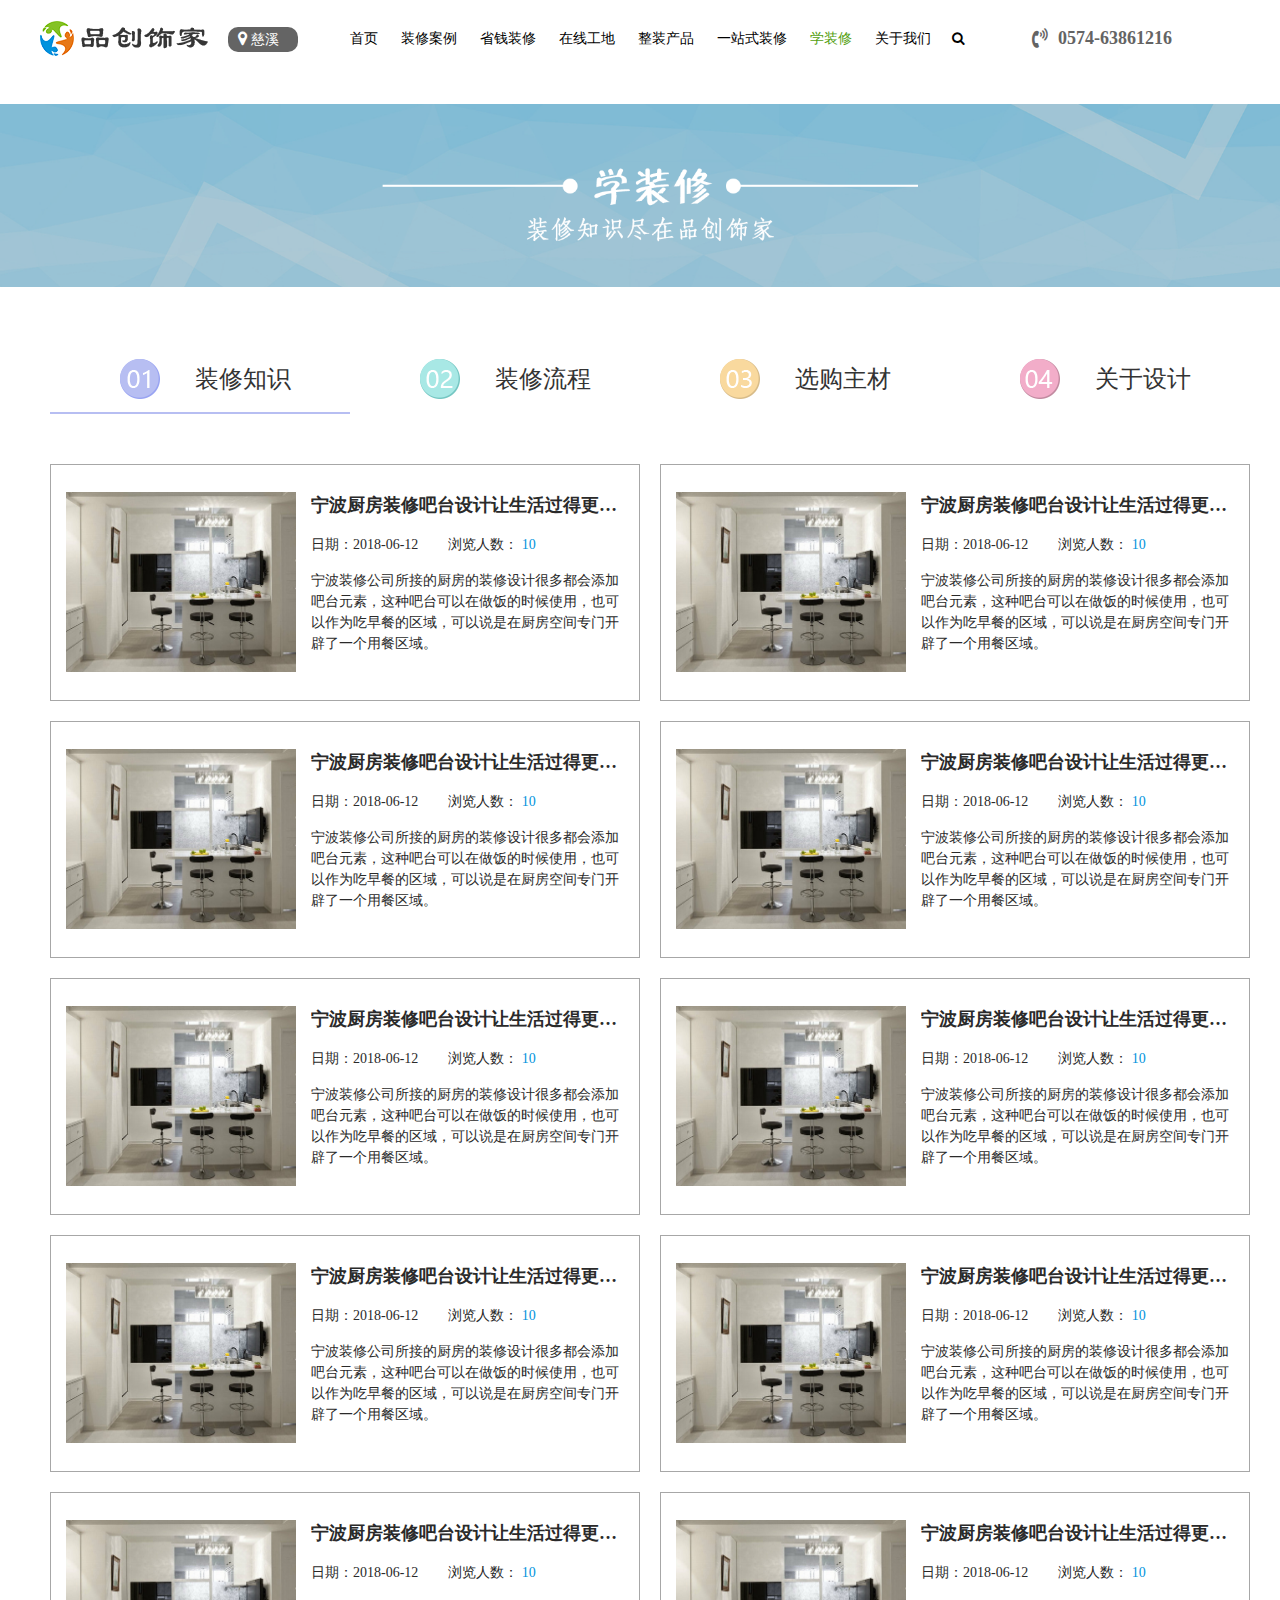
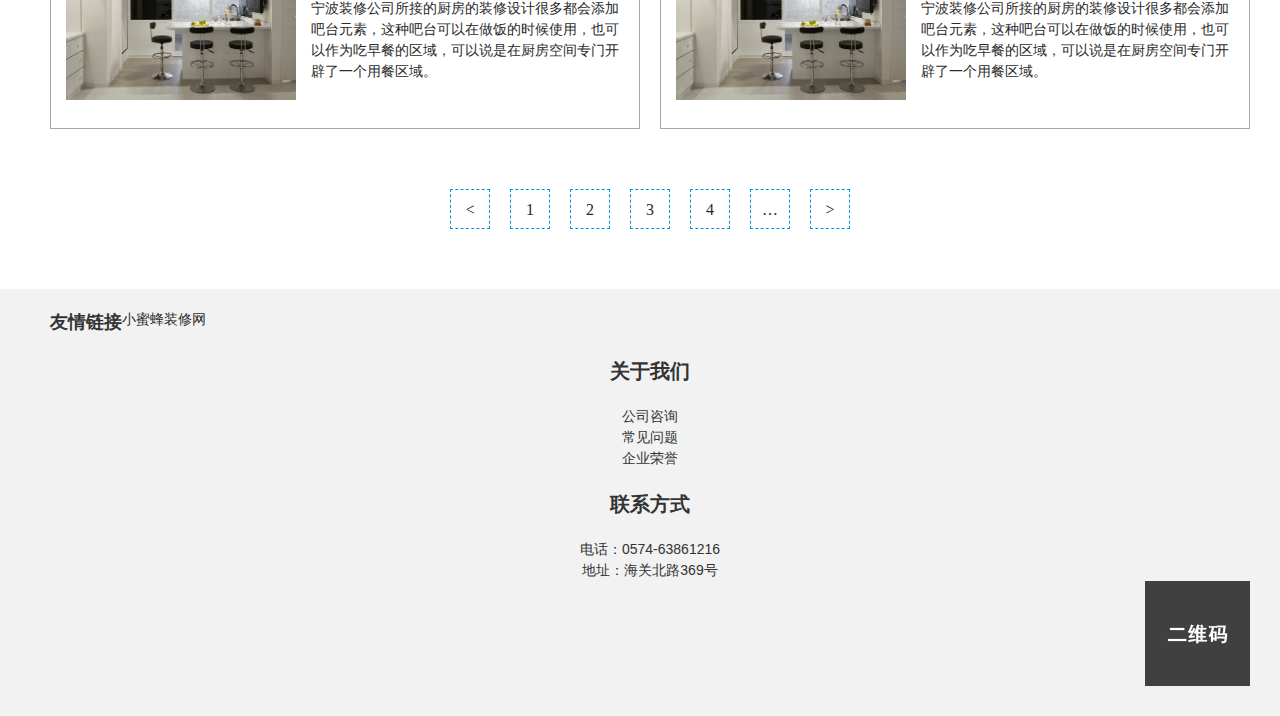
<file: learn.html>
<!DOCTYPE html>
<html lang="en">

<head>
    <meta charset="UTF-8">
    <meta name="viewport" content="width=device-width, initial-scale=1.0">
    <meta http-equiv="X-UA-Compatible" content="ie=edge">
    <title>学装修-品创饰家</title>
    <link rel="stylesheet" href="static/frontpages/css/public.css">
    <link rel="stylesheet" href="static/frontpages/css/font-awesome.min.css">
    <link rel="stylesheet" href="static/frontpages/css/learn.css">
</head>

<body>
    <!-- 导航栏 -->
    <div class="nav-wrap">
        <div class="nav clearfix">
            <img src="static/frontpages/images/index/logo.png" alt="品创饰家LOGO">
            <div class="nav-city-wrap">
                <i class="fa fa-map-marker" aria-hidden="true"></i>
                <a>慈溪</a>
            </div>
            <ul class="clearfix">
                <li>
                    <a href="index.html">首页</a>
                </li>
                <li>
                    <a href="case.html">装修案例</a>
                </li>
                <li>
                    <a href="discounts.html">省钱装修</a>
                    <ul class="down-menu">
                        <li>
                            <a href="get-price.html">在线报价</a>
                        </li>
                        <li>
                            <a href="discounts.html">免费设计</a>
                        </li>
                    </ul>
                </li>
                <li>
                    <a href="scene.html">在线工地</a>
                </li>
                <li>
                    <a href="complete.html">整装产品</a>
                </li>
                <li>
                    <a href="one-step-renovation.html">一站式装修</a>
                </li>
                <li>
                    <a class="nav-active" href="learn.html">学装修</a>
                </li>
                <li>
                    <a href="aboutus.html">关于我们</a>
                </li>
            </ul>
            <div class="nav-search">
                <form action="" class="nav-search-from clearfix">
                    <input type="text" placeholder="请输入搜索关键词" class="search-div">
                    <button type="button">
                        <i class="fa fa-search" aria-hidden="true"></i>
                    </button>
                </form>
            </div>
            <div class="nav-contact-wrap clearfix">
                <i class="fa fa-volume-control-phone" aria-hidden="true"></i>
                <p>
                    <b>0574-63861216</b>
                </p>
                <!-- <p>咨询热线：15888578399</p> -->
                <!-- <img src="images/index/gr-w.png" alt="个人登录"> -->
            </div>
        </div>
    </div>
    <!-- 导航栏结束 -->
    <!-- banner -->
    <div class="banner">
        <img src="static/frontpages/images/learn/learn-banner.png" alt="banner">
    </div>
    <!-- banner结束 -->
    <!-- 四个标签 -->
    <div class="four-tabs">
        <ul class="clearfix">
            <li>
                <a class="clearfix">
                    <img src="static/frontpages/images/learn/learn-01.png" alt="learn-01">
                    <p>装修知识</p>
                </a>
            </li>
            <li>
                <a class="clearfix">
                    <img src="static/frontpages/images/learn/learn-02.png" alt="learn-02">
                    <p>装修流程</p>
                </a>
            </li>
            <li>
                <a class="clearfix">
                    <img src="static/frontpages/images/learn/learn-03.png" alt="learn-03">
                    <p>选购主材</p>
                </a>
            </li>
            <li>
                <a class="clearfix">
                    <img src="static/frontpages/images/learn/learn-04.png" alt="learn-04">
                    <p>关于设计</p>
                </a>
            </li>
        </ul>
    </div>
    <!-- 四个标签结束 -->
    <!-- 学习文章列表 -->
    <div class="learn-article">
        <ul class="clearfix">
            <li class="clearfix">
                <a href="detail.html">
                    <img src="static/frontpages/images/learn/learn-article-01.jpg" alt="learn-article-01">
                    <div class="learn-article-right">
                        <h4>宁波厨房装修吧台设计让生活过得更舒适</h4>
                        <time>日期：2018-06-12</time>
                        <p>浏览人数：
                            <span>10</span>
                        </p>
                        <p>宁波装修公司所接的厨房的装修设计很多都会添加吧台元素，这种吧台可以在做饭的时候使用，也可以作为吃早餐的区域，可以说是在厨房空间专门开辟了一个用餐区域。</p>
                    </div>
                </a>
            </li>
            <li class="clearfix">
                <a href="detail.html">
                    <img src="static/frontpages/images/learn/learn-article-01.jpg" alt="learn-article-01">
                    <div class="learn-article-right">
                        <h4>宁波厨房装修吧台设计让生活过得更舒适</h4>
                        <time>日期：2018-06-12</time>
                        <p>浏览人数：
                            <span>10</span>
                        </p>
                        <p>宁波装修公司所接的厨房的装修设计很多都会添加吧台元素，这种吧台可以在做饭的时候使用，也可以作为吃早餐的区域，可以说是在厨房空间专门开辟了一个用餐区域。</p>
                    </div>
                </a>
            </li>
            <li class="clearfix">
                <a href="detail.html">
                    <img src="static/frontpages/images/learn/learn-article-01.jpg" alt="learn-article-01">
                    <div class="learn-article-right">
                        <h4>宁波厨房装修吧台设计让生活过得更舒适</h4>
                        <time>日期：2018-06-12</time>
                        <p>浏览人数：
                            <span>10</span>
                        </p>
                        <p>宁波装修公司所接的厨房的装修设计很多都会添加吧台元素，这种吧台可以在做饭的时候使用，也可以作为吃早餐的区域，可以说是在厨房空间专门开辟了一个用餐区域。</p>
                    </div>
                </a>
            </li>
            <li class="clearfix">
                <a href="detail.html">
                    <img src="static/frontpages/images/learn/learn-article-01.jpg" alt="learn-article-01">
                    <div class="learn-article-right">
                        <h4>宁波厨房装修吧台设计让生活过得更舒适</h4>
                        <time>日期：2018-06-12</time>
                        <p>浏览人数：
                            <span>10</span>
                        </p>
                        <p>宁波装修公司所接的厨房的装修设计很多都会添加吧台元素，这种吧台可以在做饭的时候使用，也可以作为吃早餐的区域，可以说是在厨房空间专门开辟了一个用餐区域。</p>
                    </div>
                </a>
            </li>
            <li class="clearfix">
                <a href="detail.html">
                    <img src="static/frontpages/images/learn/learn-article-01.jpg" alt="learn-article-01">
                    <div class="learn-article-right">
                        <h4>宁波厨房装修吧台设计让生活过得更舒适</h4>
                        <time>日期：2018-06-12</time>
                        <p>浏览人数：
                            <span>10</span>
                        </p>
                        <p>宁波装修公司所接的厨房的装修设计很多都会添加吧台元素，这种吧台可以在做饭的时候使用，也可以作为吃早餐的区域，可以说是在厨房空间专门开辟了一个用餐区域。</p>
                    </div>
                </a>
            </li>
            <li class="clearfix">
                <a href="detail.html">
                    <img src="static/frontpages/images/learn/learn-article-01.jpg" alt="learn-article-01">
                    <div class="learn-article-right">
                        <h4>宁波厨房装修吧台设计让生活过得更舒适</h4>
                        <time>日期：2018-06-12</time>
                        <p>浏览人数：
                            <span>10</span>
                        </p>
                        <p>宁波装修公司所接的厨房的装修设计很多都会添加吧台元素，这种吧台可以在做饭的时候使用，也可以作为吃早餐的区域，可以说是在厨房空间专门开辟了一个用餐区域。</p>
                    </div>
                </a>
            </li>
            <li class="clearfix">
                <a href="detail.html">
                    <img src="static/frontpages/images/learn/learn-article-01.jpg" alt="learn-article-01">
                    <div class="learn-article-right">
                        <h4>宁波厨房装修吧台设计让生活过得更舒适</h4>
                        <time>日期：2018-06-12</time>
                        <p>浏览人数：
                            <span>10</span>
                        </p>
                        <p>宁波装修公司所接的厨房的装修设计很多都会添加吧台元素，这种吧台可以在做饭的时候使用，也可以作为吃早餐的区域，可以说是在厨房空间专门开辟了一个用餐区域。</p>
                    </div>
                </a>
            </li>
            <li class="clearfix">
                <a href="detail.html">
                    <img src="static/frontpages/images/learn/learn-article-01.jpg" alt="learn-article-01">
                    <div class="learn-article-right">
                        <h4>宁波厨房装修吧台设计让生活过得更舒适</h4>
                        <time>日期：2018-06-12</time>
                        <p>浏览人数：
                            <span>10</span>
                        </p>
                        <p>宁波装修公司所接的厨房的装修设计很多都会添加吧台元素，这种吧台可以在做饭的时候使用，也可以作为吃早餐的区域，可以说是在厨房空间专门开辟了一个用餐区域。</p>
                    </div>
                </a>
            </li>
            <li class="clearfix">
                <a href="detail.html">
                    <img src="static/frontpages/images/learn/learn-article-01.jpg" alt="learn-article-01">
                    <div class="learn-article-right">
                        <h4>宁波厨房装修吧台设计让生活过得更舒适</h4>
                        <time>日期：2018-06-12</time>
                        <p>浏览人数：
                            <span>10</span>
                        </p>
                        <p>宁波装修公司所接的厨房的装修设计很多都会添加吧台元素，这种吧台可以在做饭的时候使用，也可以作为吃早餐的区域，可以说是在厨房空间专门开辟了一个用餐区域。</p>
                    </div>
                </a>
            </li>
            <li class="clearfix">
                <a href="detail.html">
                    <img src="static/frontpages/images/learn/learn-article-01.jpg" alt="learn-article-01">
                    <div class="learn-article-right">
                        <h4>宁波厨房装修吧台设计让生活过得更舒适</h4>
                        <time>日期：2018-06-12</time>
                        <p>浏览人数：
                            <span>10</span>
                        </p>
                        <p>宁波装修公司所接的厨房的装修设计很多都会添加吧台元素，这种吧台可以在做饭的时候使用，也可以作为吃早餐的区域，可以说是在厨房空间专门开辟了一个用餐区域。</p>
                    </div>
                </a>
            </li>
        </ul>
    </div>
    <!-- 学习文章列表结束 -->
    <!-- 按钮组 -->
    <div class="buttons">
        <ul class="clearfix">
            <li>
                <a href="">&lt;</li>
            </a>
            <li>
                <a href="" class="pageNow">1</a>
            </li>
            <li>
                <a href="">2</a>
            </li>
            <li>
                <a href="">3</a>
            </li>
            <li>
                <a href="">4</a>
            </li>
            <li>
                <a href="">…</a>
            </li>
            <li>
                <a href="">&gt;</a>
            </li>
        </ul>
    </div>
    <!-- 按钮组结束 -->

    <!-- footer -->
    <div class="footer clearfix">
        <div class="footer-wrap clearfix">
            <div class="link">
                <h2>友情链接</h2>
                <a href="#">
                    <p>小蜜蜂装修网</p>
                </a>
            </div>
            <div class="about">
                <h2>关于我们</h2>
                <p>公司咨询</p>
                <p>常见问题</p>
                <p>企业荣誉</p>
            </div>
            <div class="contact">
                <h2>联系方式</h2>
                <p>电话：0574-63861216</p>
                <p>地址：海关北路369号</p>
            </div>
            <div class="ewm">
                <img src="static/frontpages/images/ewm.png" alt="ewm">
            </div>
        </div>
    </div>
    <!-- footer结束 -->
</body>

</html>
<script src="static/frontpages/js/jquery-1.7.2.min.js"></script>
<script src="static/frontpages/js/mixin.js"></script>
</file>
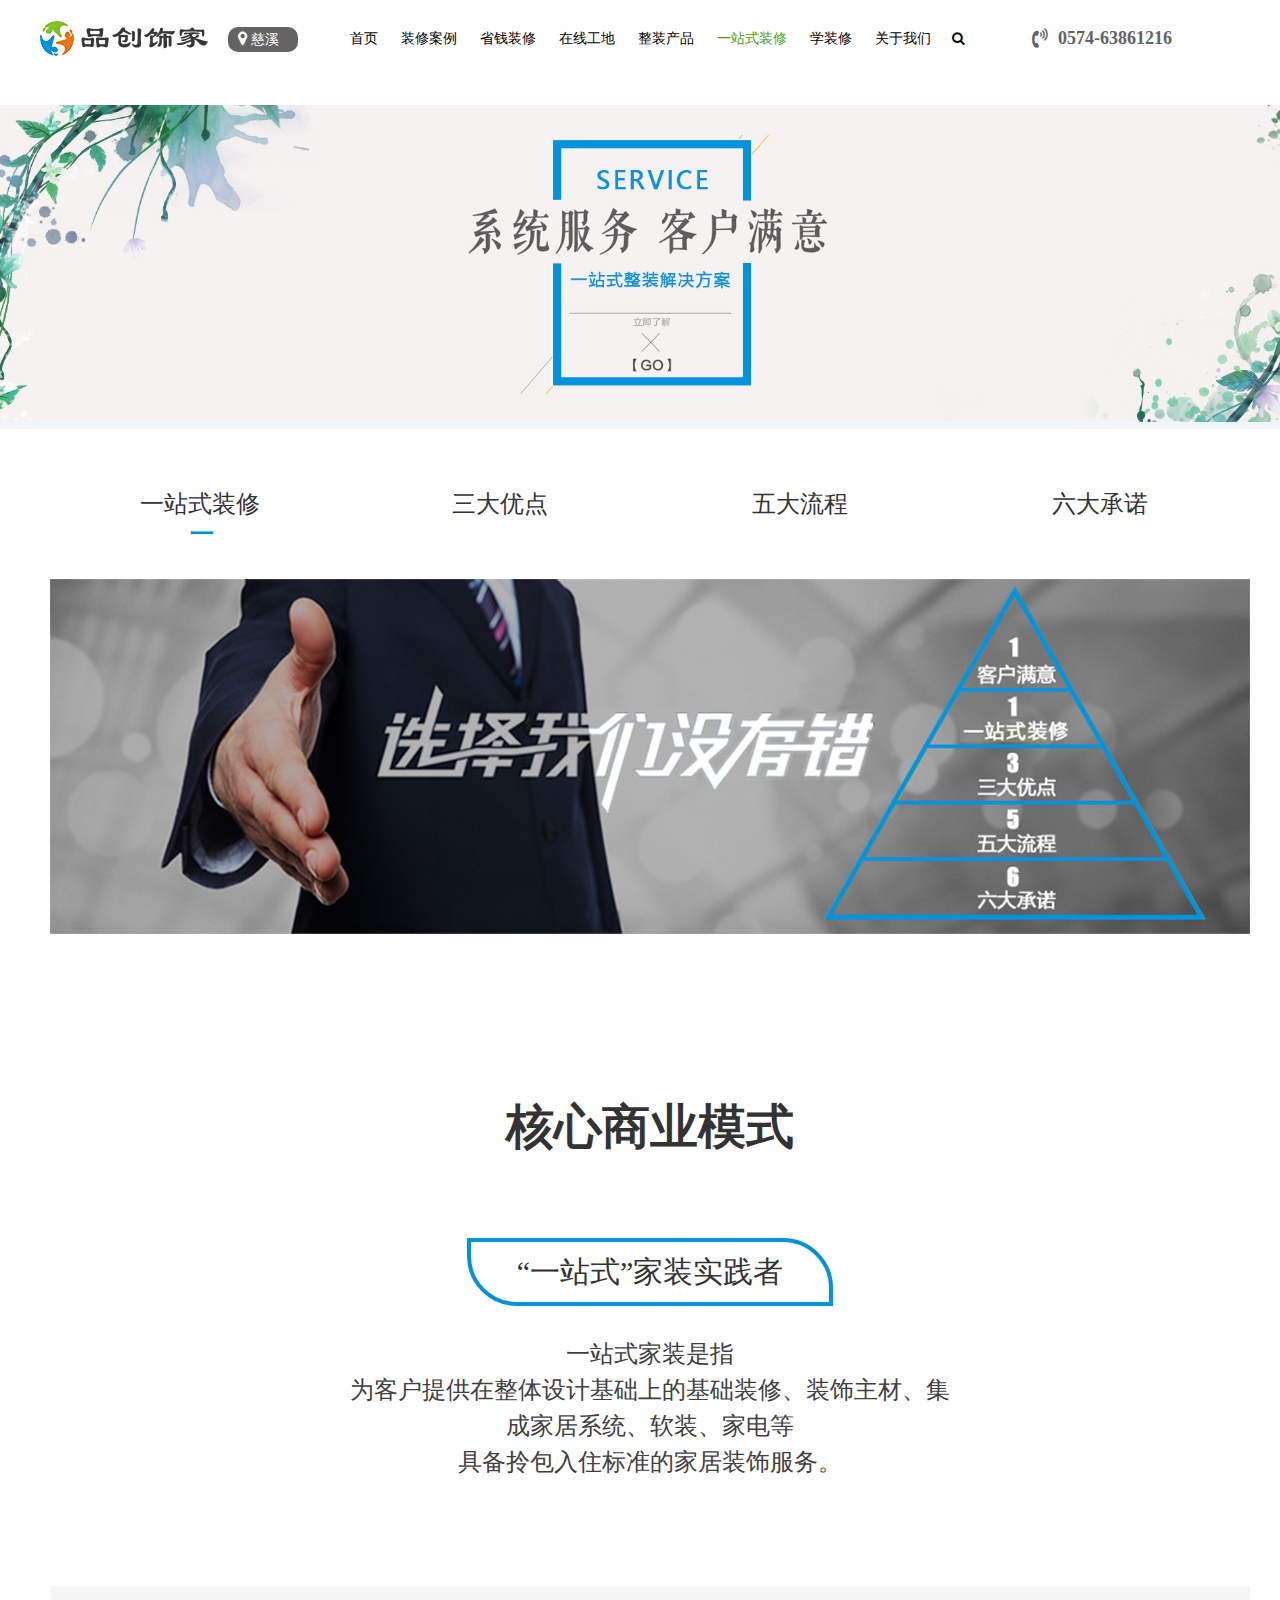
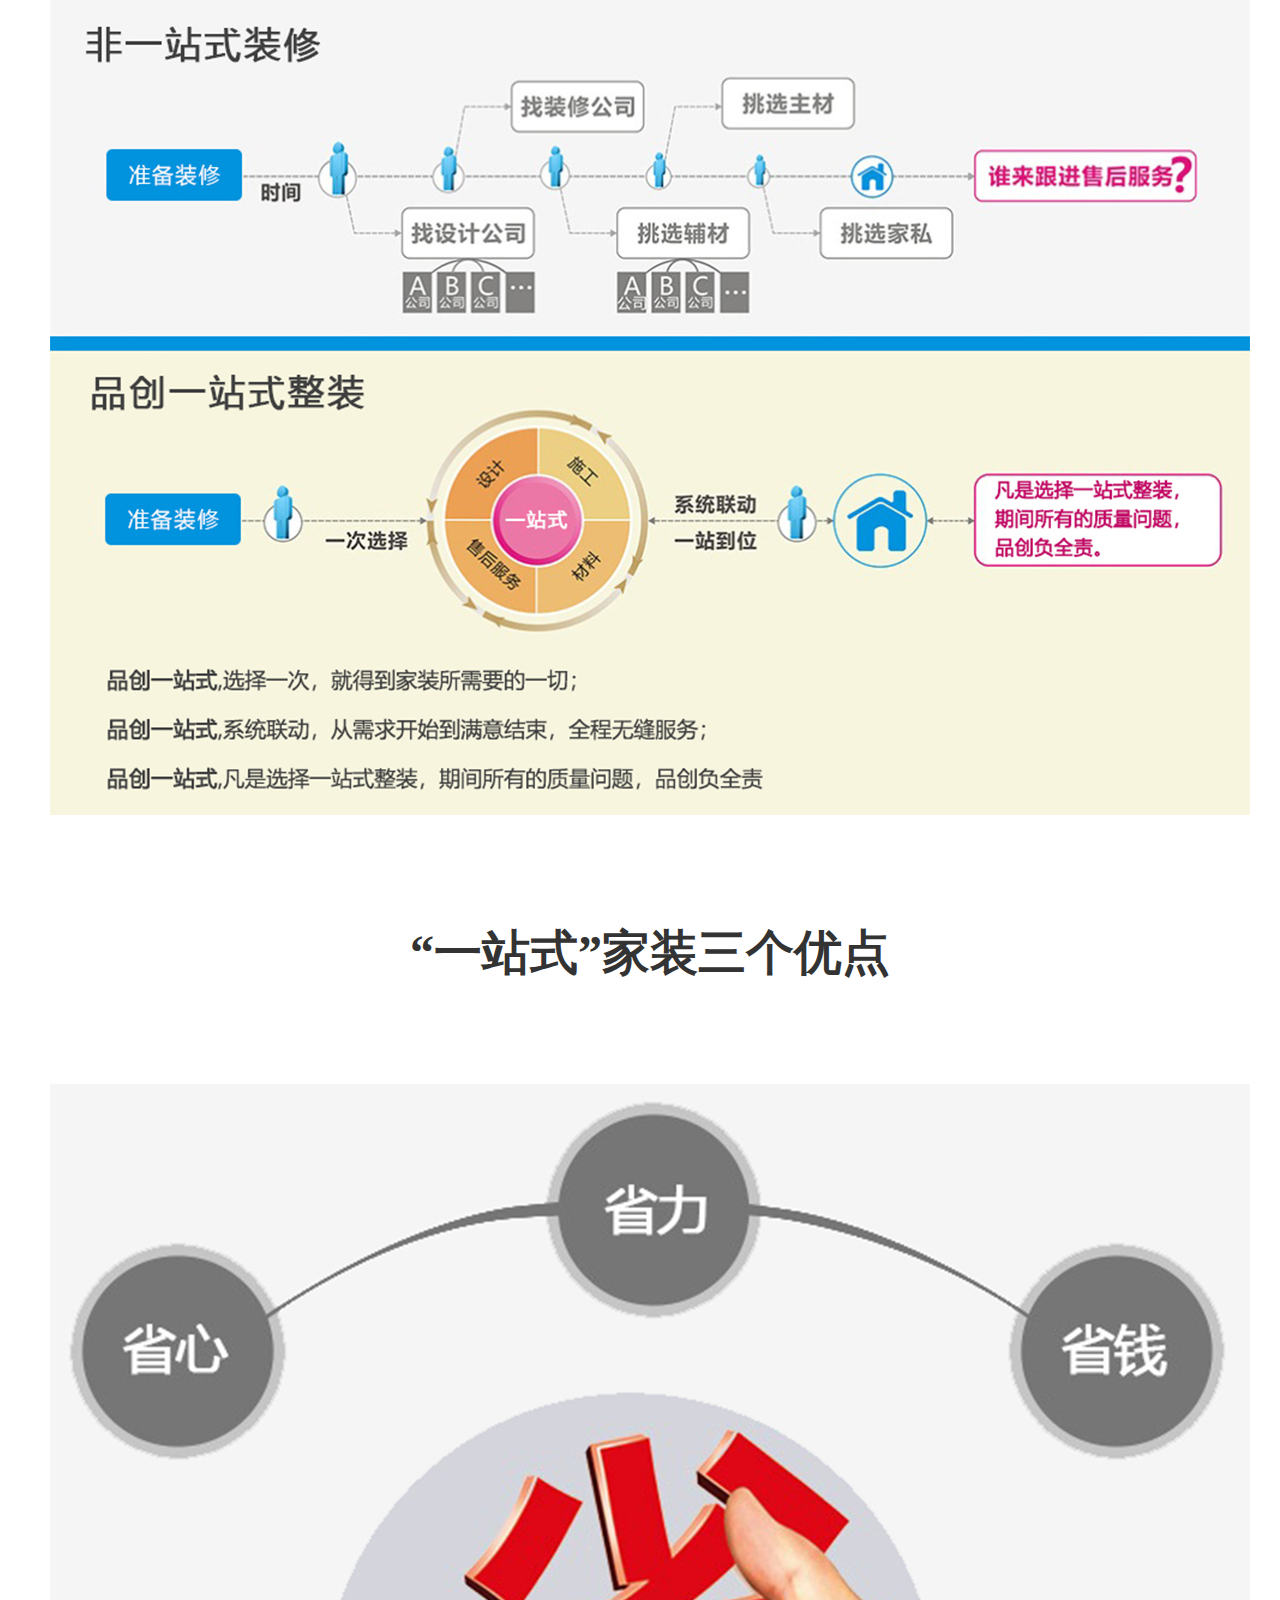
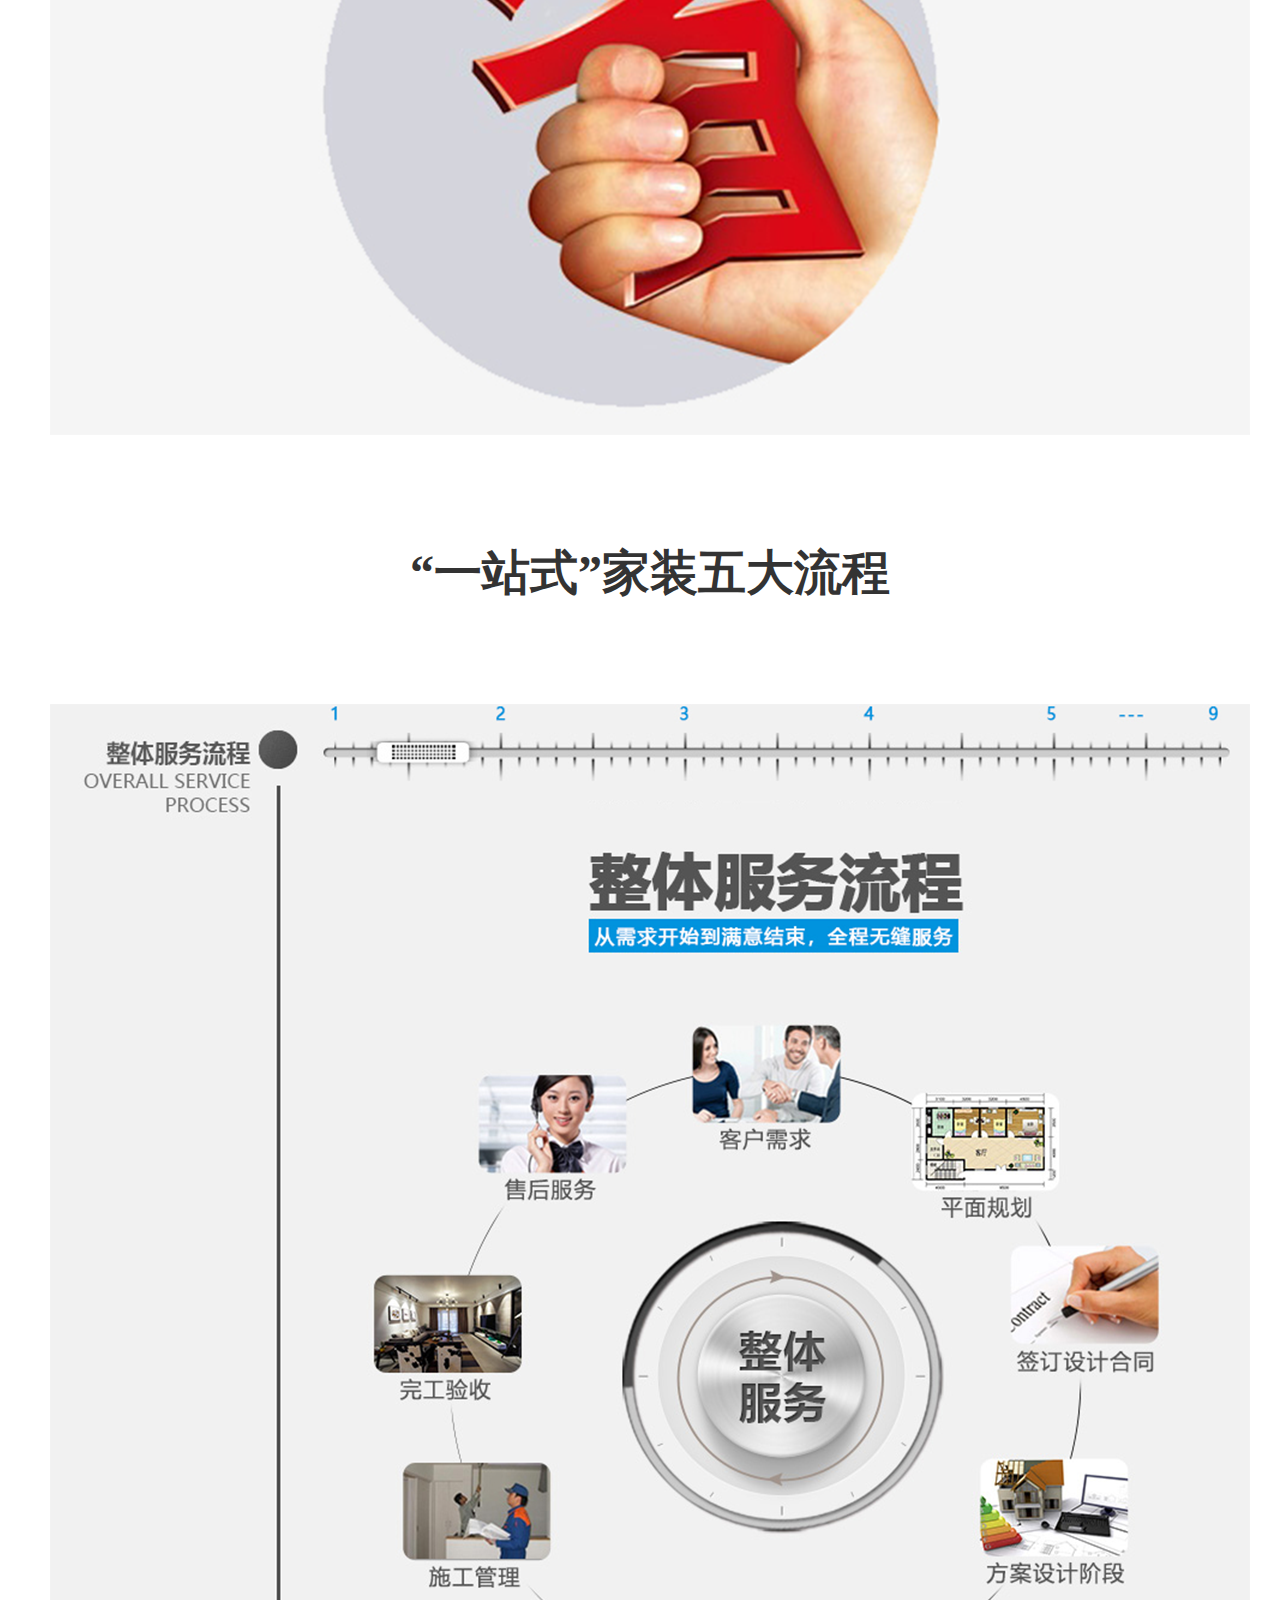
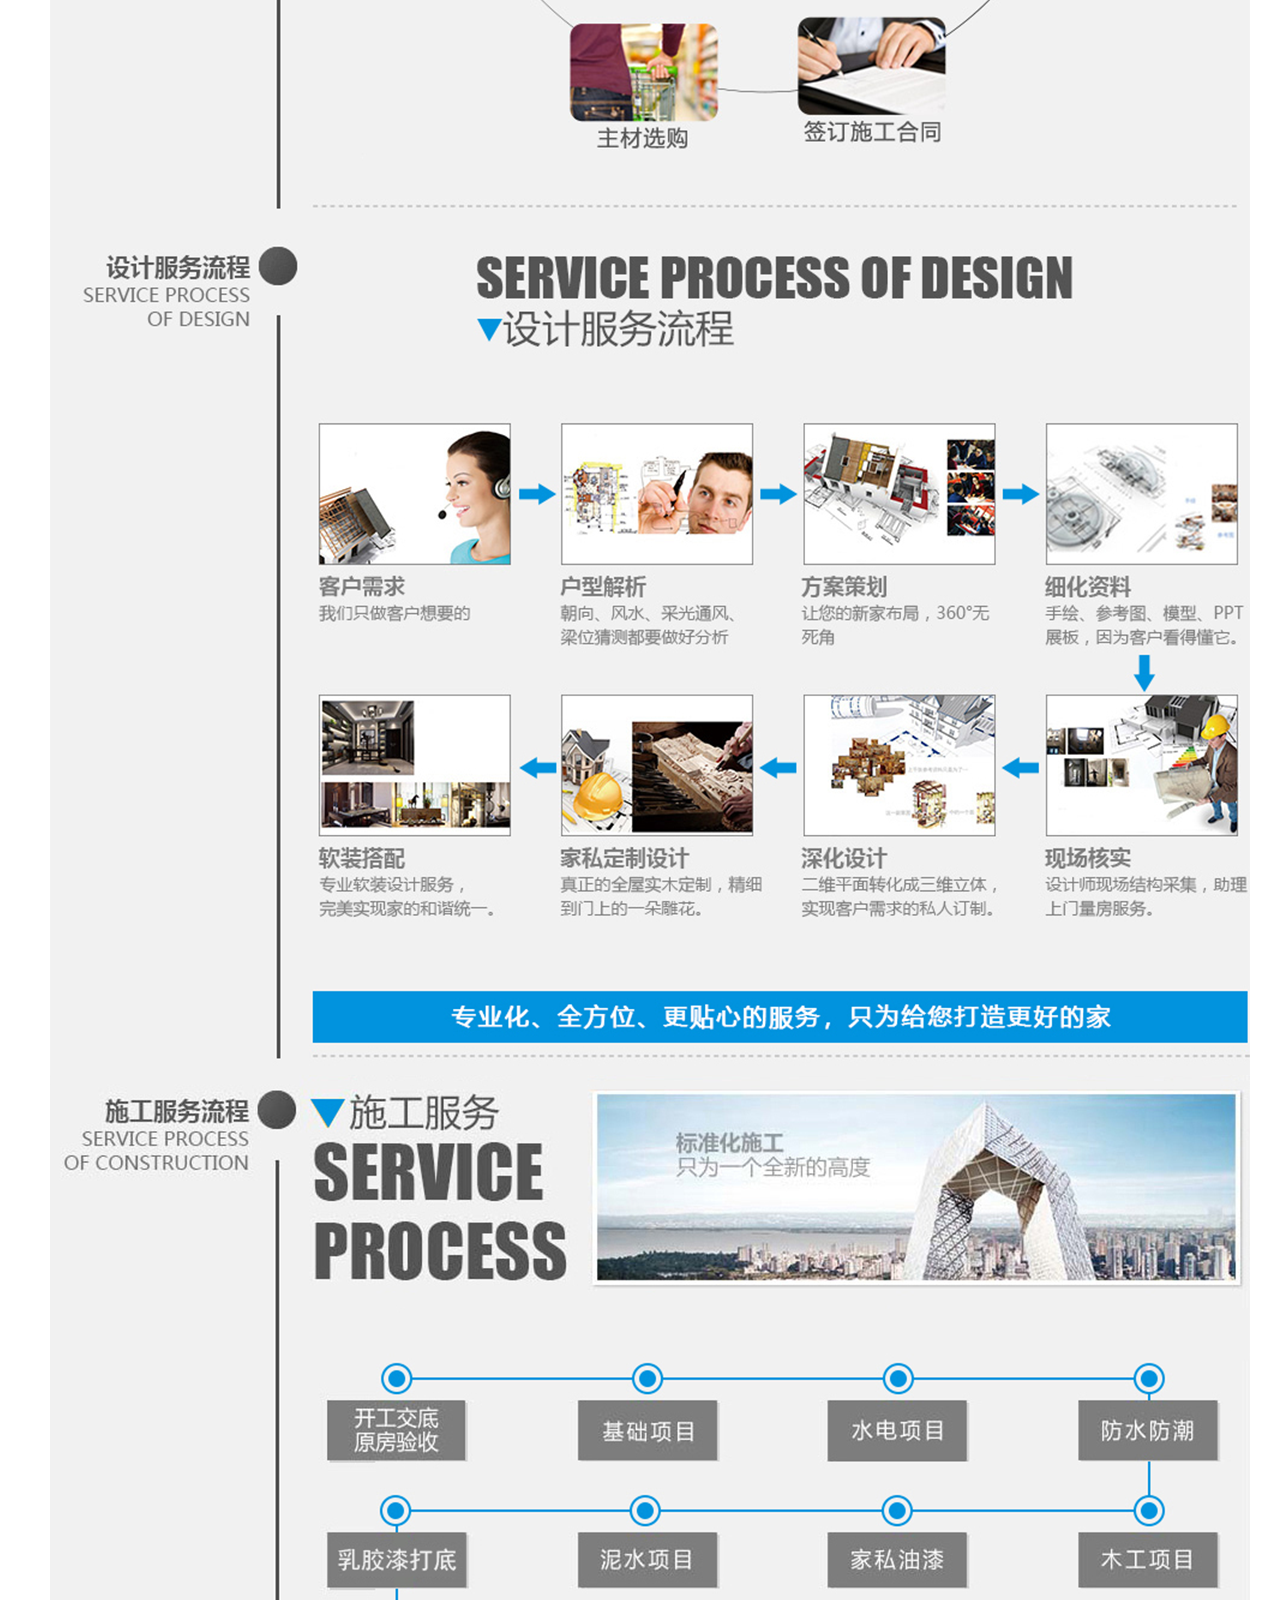
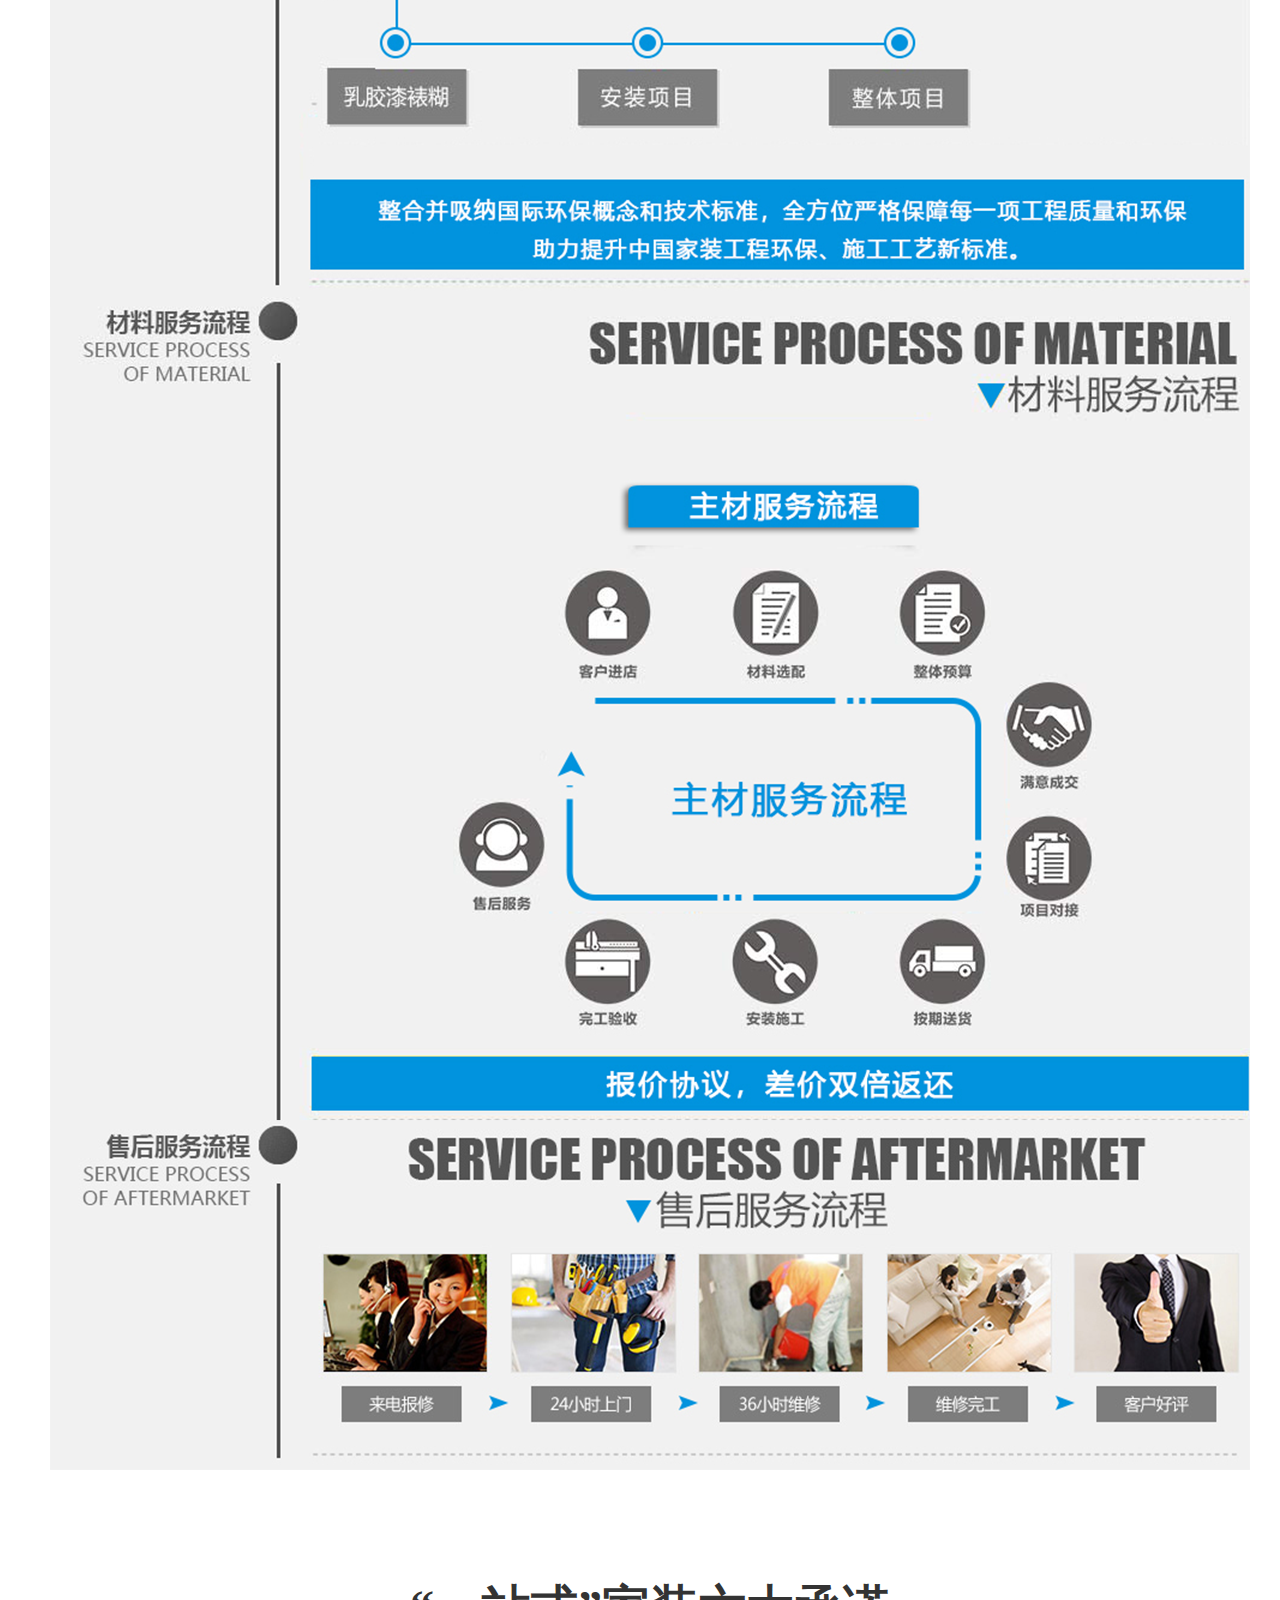
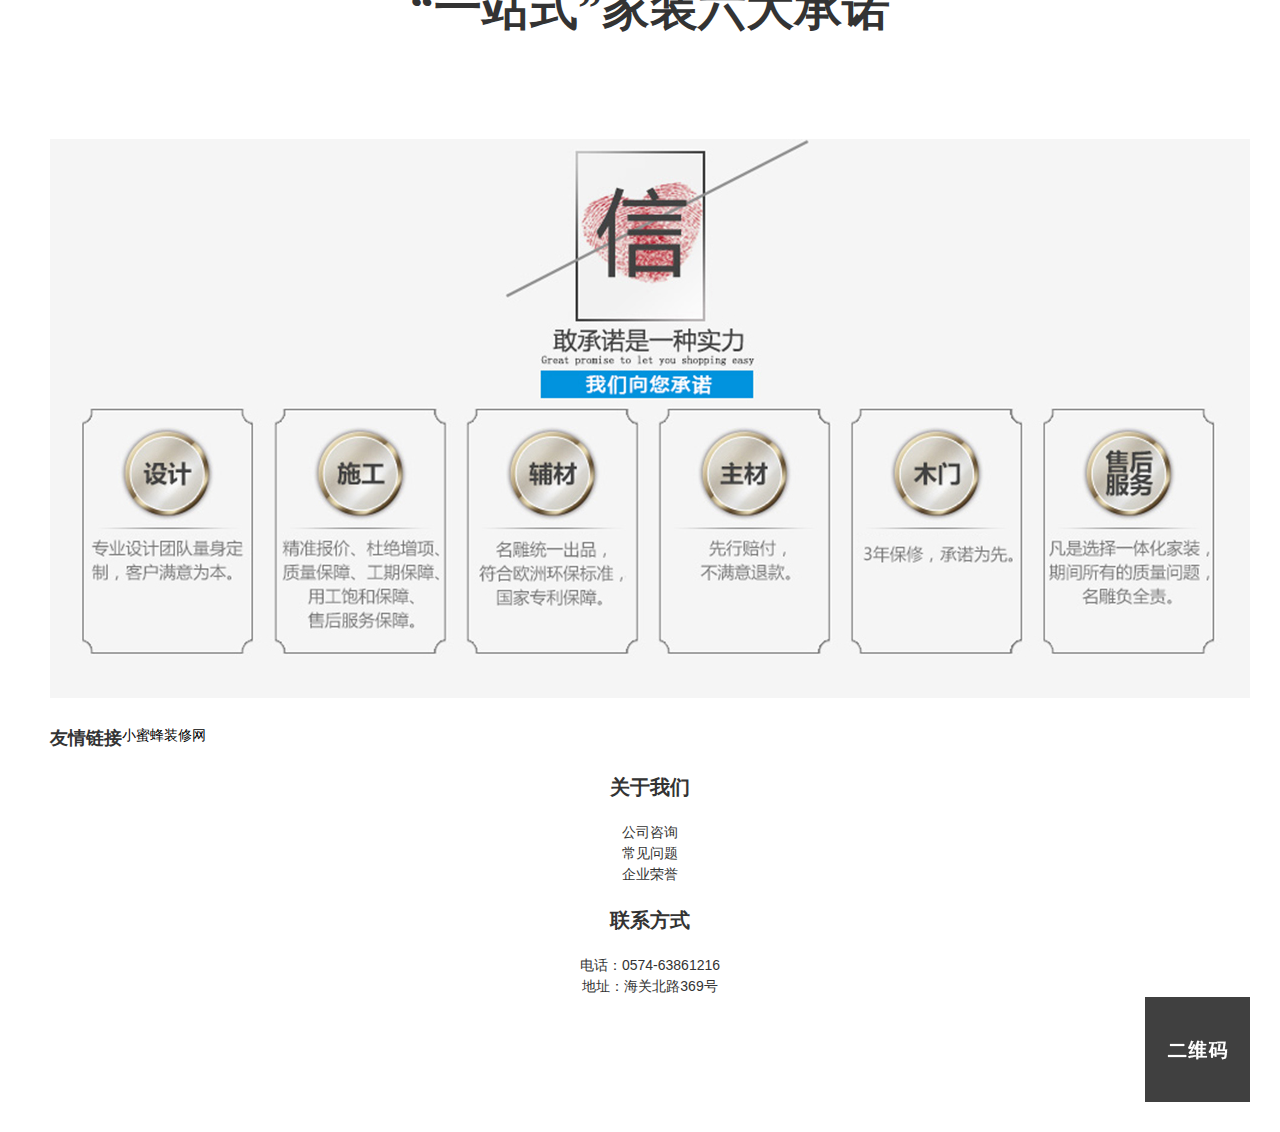
<file: one-step-renovation.html>
<!DOCTYPE html>
<html lang="en">

<head>
    <meta charset="UTF-8">
    <meta name="viewport" content="width=device-width, initial-scale=1.0">
    <meta http-equiv="X-UA-Compatible" content="ie=edge">
    <title>一站式装修</title>
    <link rel="stylesheet" href="static/frontpages/css/public.css">
    <link rel="stylesheet" href="static/frontpages/css/font-awesome.min.css">
    <link rel="stylesheet" href="static/frontpages/css/one-step-renovation.css">
</head>

<body>
    <!-- 导航栏 -->
    <div class="nav-wrap">
        <div class="nav clearfix">
            <img src="static/frontpages/images/index/logo.png" alt="品创饰家LOGO">
            <div class="nav-city-wrap">
                <i class="fa fa-map-marker" aria-hidden="true"></i>
                <a>慈溪</a>
            </div>
            <ul class="clearfix">
                <li>
                    <a href="index.html">首页</a>
                </li>
                <li>
                    <a href="case.html">装修案例</a>
                </li>
                <li>
                    <a href="discounts.html">省钱装修</a>
                    <ul class="down-menu">
                        <li>
                            <a href="get-price.html">在线报价</a>
                        </li>
                        <li>
                            <a href="discounts.html">免费设计</a>
                        </li>
                    </ul>
                </li>
                <li>
                    <a href="scene.html">在线工地</a>
                </li>
                <li>
                    <a href="complete.html">整装产品</a>
                </li>
                <li>
                    <a class="nav-active" href="one-step-renovation.html">一站式装修</a>
                </li>
                <li>
                    <a href="learn.html">学装修</a>
                </li>
                <li>
                    <a href="aboutus.html">关于我们</a>
                </li>
            </ul>
            <div class="nav-search">
                <form action="" class="nav-search-from clearfix">
                    <input type="text" placeholder="请输入搜索关键词" class="search-div">
                    <button type="button">
                        <i class="fa fa-search" aria-hidden="true"></i>
                    </button>
                </form>
            </div>
            <div class="nav-contact-wrap clearfix">
                <i class="fa fa-volume-control-phone" aria-hidden="true"></i>
                <p>
                    <b>0574-63861216</b>
                </p>
                <!-- <p>咨询热线：15888578399</p> -->
                <!-- <img src="images/index/gr-w.png" alt="个人登录"> -->
            </div>
        </div>
    </div>
    <!-- 导航栏结束 -->
    <!-- banner -->
    <div class="banner">
        <img src="static/frontpages/images/one-step/banner.jpg" alt="一站式装修">
    </div>
    <!-- banner结束 -->
    <!-- server Intro -->
    <div class="server-Intro">
        <ul>
            <li class="li-active">
                <a>一站式装修</a>
            </li>
            <li>
                <a>三大优点</a>
            </li>
            <li>
                <a>五大流程</a>
            </li>
            <li>
                <a>六大承诺</a>
            </li>
        </ul>
        <img src="static/frontpages/images/one-step/service_04.png" alt="一站式装修" id="choice-us" width="1200" height="355">
        <h2 class="first-h">核心商业模式</h2>
        <p class="center">“一站式”家装实践者</p>
        <p>一站式家装是指<br />为客户提供在整体设计基础上的基础装修、装饰主材、集<br />成家居系统、软装、家电等<br />具备拎包入住标准的家居装饰服务。</p>
        <img src="static/frontpages/images/one-step/service_13.jpg" alt="非一站式装修" id="no-one-step">
        <h2>“一站式”家装三个优点</h2>
        <img src="static/frontpages/images/one-step/service_25.png" alt="品创饰家装修三大优点" id="three-advantage">
        <h2>“一站式”家装五大流程</h2>
        <img src="static/frontpages/images/one-step/service_48.png" alt="品创饰家装饰整体服务流程" id="five-progress-1">
        <img src="static/frontpages/images/one-step/service_49.png" alt="品创饰家装饰设计服务流程" id="five-progress-2">
        <img src="static/frontpages/images/one-step/service_50.png" alt="品创饰家装饰施工服务流程" id="five-progress-3">
        <img src="static/frontpages/images/one-step/service_51.png" alt="品创饰家装饰材料服务流程" id="five-progress-4">
        <img src="static/frontpages/images/one-step/service_52.png" alt="品创饰家装饰售后服务流程" id="five-progress-5">
        <h2>“一站式”家装六大承诺</h2>
        <img src="static/frontpages/images/one-step/service_54.jpg" alt="品创饰家装饰六大承诺" id="six-promises">
    </div>
    <!-- server Intro END -->
    <!-- footer -->
    <div class="footer clearfix">
        <div class="footer-wrap clearfix">
            <div class="link">
                <h2>友情链接</h2>
                <a href="#">
                    <p>小蜜蜂装修网</p>
                </a>
            </div>
            <div class="about">
                <h2>关于我们</h2>
                <p>公司咨询</p>
                <p>常见问题</p>
                <p>企业荣誉</p>
            </div>
            <div class="contact">
                <h2>联系方式</h2>
                <p>电话：0574-63861216</p>
                <p>地址：海关北路369号</p>
            </div>
            <div class="ewm">
                <img src="static/frontpages/images/ewm.png" alt="品创饰家二维码">
            </div>
        </div>
    </div>
    <!-- footer结束 -->
</body>

</html>
<script src="static/frontpages/js/jquery-1.7.2.min.js"></script>
<script src="static/frontpages/js/mixin.js"></script>
</file>
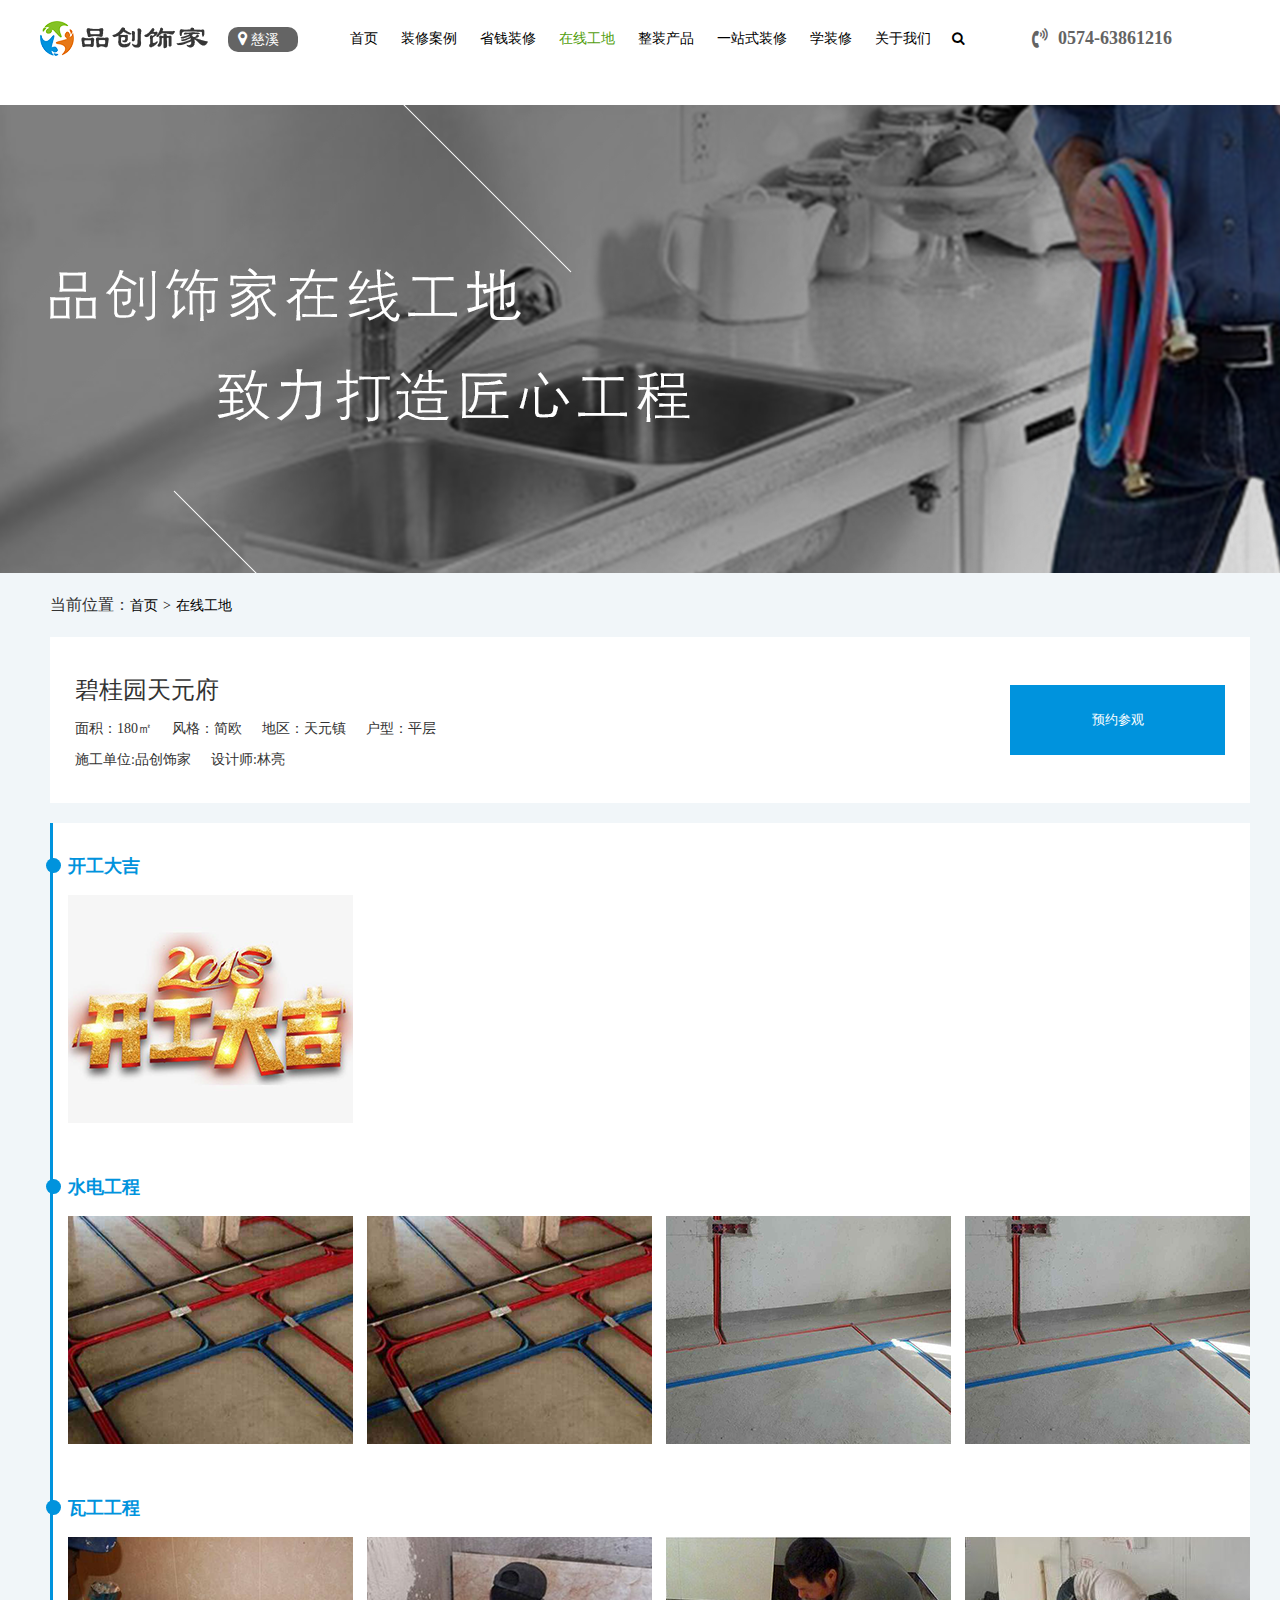
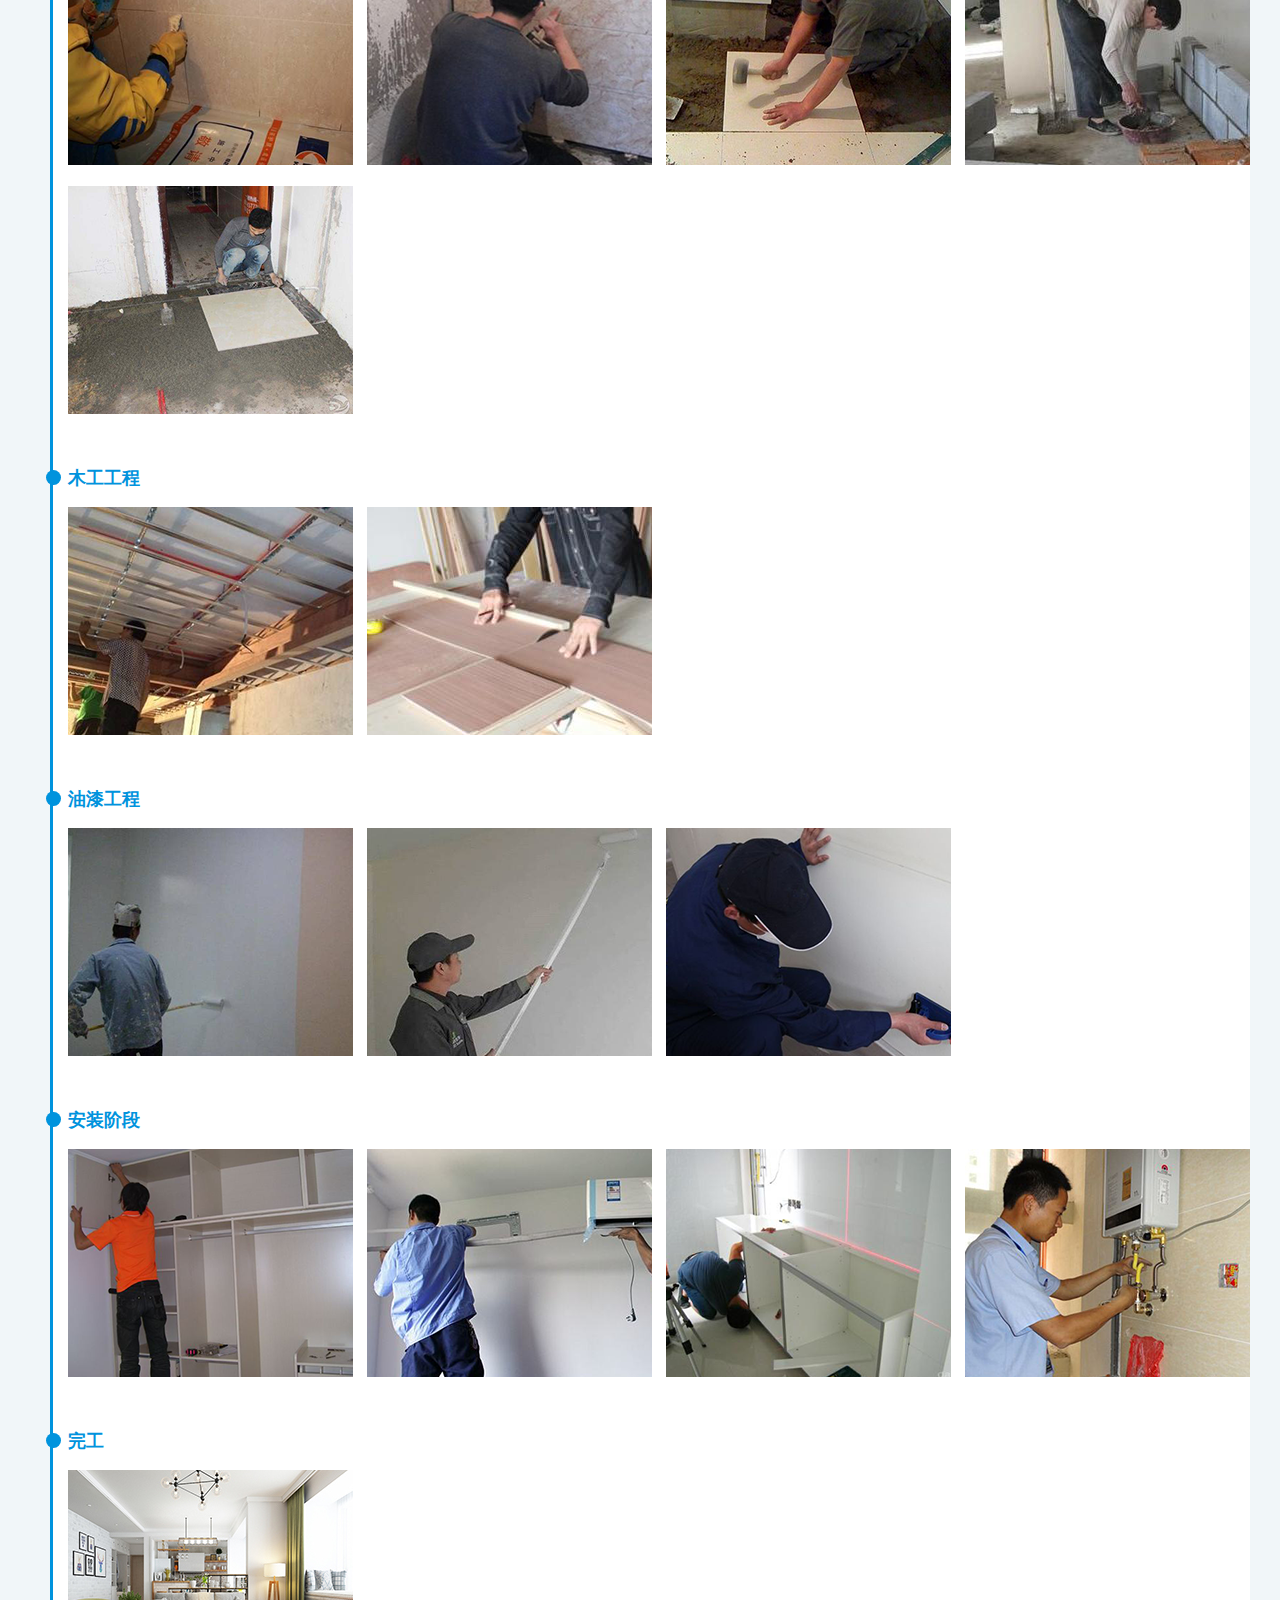
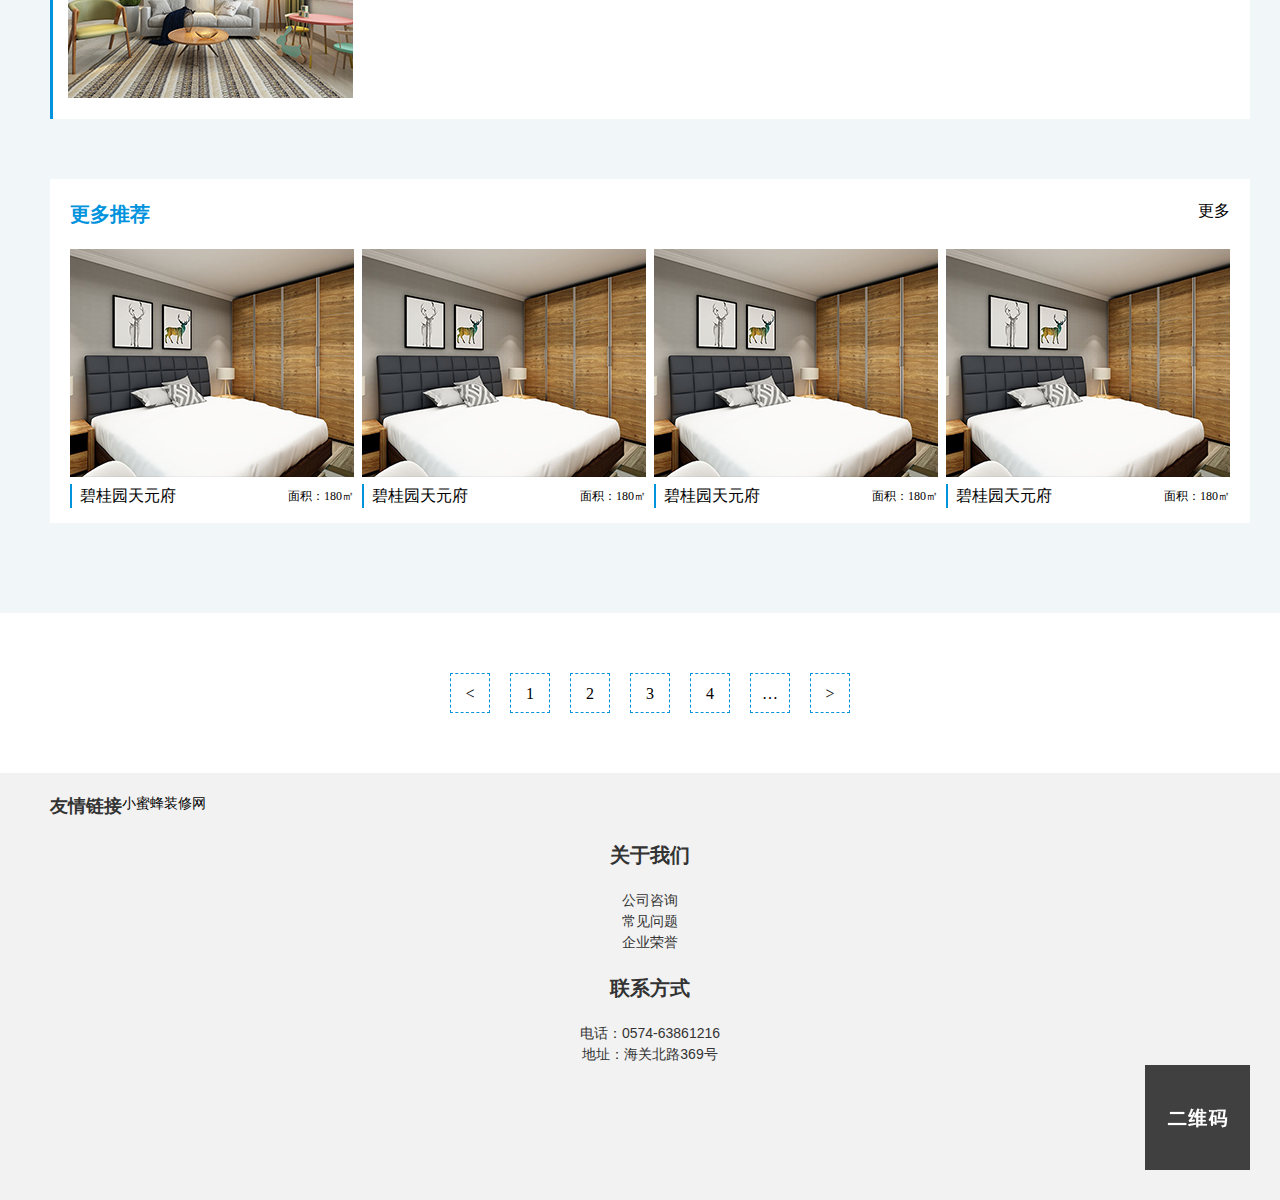
<file: scene-online.html>
<!DOCTYPE html>
<html lang="en">

<head>
    <meta charset="UTF-8">
    <meta name="viewport" content="width=device-width, initial-scale=1.0">
    <meta http-equiv="X-UA-Compatible" content="ie=edge">
    <title>在线工地-品创饰家</title>
    <link rel="stylesheet" href="static/frontpages/css/public.css">
    <link rel="stylesheet" href="static/frontpages/css/font-awesome.min.css">
    <link rel="stylesheet" href="static/frontpages/css/scene-online.css">
</head>

<body>
    <!-- appointment -->
    <div class="appointment-dialog-wrap">
        <div class="appointment-dialog">
            <img src="./static/frontpages/images/scene/close.png" alt="" class="appointment-close">
            <img src="./static/frontpages/images/scene/img.jpg" alt="">
            <div class="appointment-form">
                <h3>参观工地</h3>
                <form action="">
                    <input type="text" placeholder="姓名" onkeyup="value=value.replace(/[^\D]/g,'')">
                    <p>*姓名不能为空*</p>
                    <input type="text" placeholder="电话号码" onkeyup="value=value.replace(/[^\d]/g,'')">
                    <p>*号码错误*</p>
                    <input type="text" class="hiddenInput pageName" value="">
                    <input type="text" class="hiddenInput itemIndex" value="">
                </form>
                <h3>5秒填写信息，立即预约</h3>
                <button type="button">确定</button>
            </div>
            <div class="appointment-success">
                <h3>信息提交成功</h3>
                <p>姓名：<span></span></p>
                <p>联系电话：<span></span></p>
                <h3>耐心等待，我们即将联系到您</h3>
                <button>确定</button>
            </div>
        </div>
    </div>
    <!-- appointment end -->
    <!-- 导航栏 -->
    <div class="nav-wrap">
        <div class="nav clearfix">
            <img src="static/frontpages/images/index/logo.png" alt="品创饰家LOGO">
            <div class="nav-city-wrap">
                <i class="fa fa-map-marker" aria-hidden="true"></i>
                <a>慈溪</a>
            </div>
            <ul class="clearfix">
                <li>
                    <a href="index.html">首页</a>
                </li>
                <li>
                    <a href="case.html">装修案例</a>
                </li>
                <li>
                    <a href="discounts.html">省钱装修</a>
                    <ul class="down-menu">
                        <li>
                            <a href="get-price.html">在线报价</a>
                        </li>
                        <li>
                            <a href="discounts.html">免费设计</a>
                        </li>
                    </ul>
                </li>
                <li>
                    <a class="nav-active" href="scene.html">在线工地</a>
                </li>
                <li>
                    <a href="complete.html">整装产品</a>
                </li>
                <li>
                    <a href="one-step-renovation.html">一站式装修</a>
                </li>
                <li>
                    <a href="learn.html">学装修</a>
                </li>
                <li>
                    <a href="aboutus.html">关于我们</a>
                </li>
            </ul>
            <div class="nav-search">
                <form action="" class="nav-search-from clearfix">
                    <input type="text" placeholder="请输入搜索关键词" class="search-div">
                    <button type="button">
                        <i class="fa fa-search" aria-hidden="true"></i>
                    </button>
                </form>
            </div>
            <div class="nav-contact-wrap clearfix">
                <i class="fa fa-volume-control-phone" aria-hidden="true"></i>
                <p>
                    <b>0574-63861216</b>
                </p>
                <!-- <p>咨询热线：15888578399</p> -->
                <!-- <img src="images/index/gr-w.png" alt="个人登录"> -->
            </div>
        </div>
    </div>
    <!-- 导航栏结束 -->
    <!-- banner -->
    <div class="scene-online-banner-wrap">
        <div class="scene-online-banner"></div>
    </div>
    <!-- banner结束 -->
    <!-- location -->
    <div class="location">
        <div class="location1200">
            <p><span>当前位置：</span><a href="index.html">首页</span><a href="scene-online.html">在线工地</a></p>
        </div>
    </div>
    <!-- locationEnd -->
    <!-- 工地详情 -->
    <div class="scene-details-wrap">
        <div class="scene-details">
            <div class="scene-details-in">
                <h2>碧桂园天元府</h2>
                <ul class="clearfix">
                    <li>面积：180㎡</li>
                    <li>风格：简欧</li>
                    <li>地区：天元镇</li>
                    <li>户型：平层</li>
                    <li>施工单位:品创饰家</li>
                    <li>设计师:林亮</li>
                </ul>
            </div>
            <a>
                <button data-dingi="234">预约参观</button>
            </a>
        </div>
    </div>
    <!-- 工地详情结束 -->
    <!-- 进程列表 -->
    <div class="progress-list-wrap">
        <div class="progress-list">
            <ul>
                <li>
                    <div class="progress-list-title progress-list-active">
                        <b>开工大吉</b>
                    </div>
                    <div class="progress-list-circle"></div>
                    <div class="progress-list-pics">
                        <ul class="clearfix">
                            <li class="clearfix">
                                <img src="static/frontpages/images/scene-online/progress-list-pics1.png" alt="开工大吉">
                            </li>
                        </ul>
                    </div>
                </li>
                <li>
                    <div class="progress-list-title progress-list-active">
                        <b>水电工程</b>
                    </div>
                    <div class="progress-list-circle"></div>
                    <div class="progress-list-pics">
                        <ul class="clearfix">
                            <li>
                                <img src="static/frontpages/images/scene-online/progress-list-pics2.png" alt="水电工程">
                            </li>
                            <li>
                                <img src="static/frontpages/images/scene-online/progress-list-pics3.png" alt="水电工程">
                            </li>
                            <li>
                                <img src="static/frontpages/images/scene-online/progress-list-pics4.png" alt="水电工程">
                            </li>
                            <li>
                                <img src="static/frontpages/images/scene-online/progress-list-pics4.png" alt="水电工程">
                            </li>
                        </ul>
                    </div>
                </li>
                <li>
                    <div class="progress-list-title progress-list-active">
                        <b>瓦工工程</b>
                    </div>
                    <div class="progress-list-circle"></div>
                    <div class="progress-list-pics">
                        <ul class="clearfix">
                            <li>
                                <img src="static/frontpages/images/scene-online/wg1.png" alt="瓦工工程">
                            </li>
                            <li>
                                <img src="static/frontpages/images/scene-online/wg2.png" alt="瓦工工程">
                            </li>
                            <li>
                                <img src="static/frontpages/images/scene-online/wg3.png" alt="瓦工工程">
                            </li>
                            <li>
                                <img src="static/frontpages/images/scene-online/wg4.png" alt="瓦工工程">
                            </li>
                            <li>
                                <img src="static/frontpages/images/scene-online/wg5.png" alt="瓦工工程">
                            </li>
                        </ul>
                    </div>
                </li>
                <li>
                    <div class="progress-list-title progress-list-active">
                        <b>木工工程</b>
                    </div>
                    <div class="progress-list-circle"></div>
                    <div class="progress-list-pics">
                        <ul class="clearfix">
                            <li>
                                <img src="static/frontpages/images/scene-online/mg1.png" alt="木工工程">
                            </li>
                            <li>
                                <img src="static/frontpages/images/scene-online/mg2.png" alt="木工工程">
                            </li>
                        </ul>
                    </div>
                </li>
                <li>
                    <div class="progress-list-title progress-list-active">
                        <b>油漆工程</b>
                    </div>
                    <div class="progress-list-circle"></div>
                    <div class="progress-list-pics">
                        <ul class="clearfix">
                            <li>
                                <img src="static/frontpages/images/scene-online/yq1.png" alt="油漆工程">
                            </li>
                            <li>
                                <img src="static/frontpages/images/scene-online/yq2.png" alt="油漆工程">
                            </li>
                            <li>
                                <img src="static/frontpages/images/scene-online/yq3.png" alt="油漆工程">
                            </li>
                        </ul>
                    </div>
                </li>
                <li>
                    <div class="progress-list-title progress-list-active">
                        <b>安装阶段</b>
                    </div>
                    <div class="progress-list-circle"></div>
                    <div class="progress-list-pics">
                        <ul class="clearfix">
                            <li>
                                <img src="static/frontpages/images/scene-online/az1.png" alt="安装阶段">
                            </li>
                            <li>
                                <img src="static/frontpages/images/scene-online/az2.png" alt="安装阶段">
                            </li>
                            <li>
                                <img src="static/frontpages/images/scene-online/az3.png" alt="安装阶段">
                            </li>
                            <li>
                                <img src="static/frontpages/images/scene-online/az4.png" alt="安装阶段">
                            </li>
                        </ul>
                    </div>
                </li>
                <li>
                    <div class="progress-list-title progress-list-active">
                        <b>完工</b>
                    </div>
                    <div class="progress-list-circle"></div>
                    <div class="progress-list-pics">
                        <ul class="clearfix">
                            <li>
                                <img src="static/frontpages/images/scene-online/wg.jpg" alt="安装阶段">
                            </li>
                        </ul>
                    </div>
                </li>
            </ul>
        </div>
        <div class="findMore">
            <a href="">更多推荐</a>
            <a href="">更多</a>
            <ul>
                <li><a href="case.html">
                        <img src="./static/frontpages/images/case-in/findmore1.jpg" alt="">
                        <p>碧桂园天元府<span>面积：180㎡</span></p>
                    </a></li>
                <li><a href="case.html">
                        <img src="./static/frontpages/images/case-in/findmore1.jpg" alt="">
                        <p>碧桂园天元府<span>面积：180㎡</span></p>
                    </a></li>
                <li><a href="case.html">
                        <img src="./static/frontpages/images/case-in/findmore1.jpg" alt="">
                        <p>碧桂园天元府<span>面积：180㎡</span></p>
                    </a></li>
                <li><a href="case.html">
                        <img src="./static/frontpages/images/case-in/findmore1.jpg" alt="">
                        <p>碧桂园天元府<span>面积：180㎡</span></p>
                    </a></li>
            </ul>
        </div>
    </div>
    <!-- 进程列表 -->
    <!-- 按钮组 -->
    <div class="buttons">
        <ul class="clearfix">
            <li>
                <a href="">&lt;</li>
            </a>
            <li>
                <a href="" class="pageNow">1</a>
            </li>
            <li>
                <a href="">2</a>
            </li>
            <li>
                <a href="">3</a>
            </li>
            <li>
                <a href="">4</a>
            </li>
            <li>
                <a href="">…</a>
            </li>
            <li>
                <a href="">&gt;</a>
            </li>
        </ul>
    </div>
    <!-- 按钮组结束 -->
    <!-- footer -->
    <div class="footer clearfix">
        <div class="footer-wrap clearfix">
            <div class="link">
                <h2>友情链接</h2>
                <a href="#">
                    <p>小蜜蜂装修网</p>
                </a>
            </div>
            <div class="about">
                <h2>关于我们</h2>
                <p>公司咨询</p>
                <p>常见问题</p>
                <p>企业荣誉</p>
            </div>
            <div class="contact">
                <h2>联系方式</h2>
                <p>电话：0574-63861216</p>
                <p>地址：海关北路369号</p>
            </div>
            <div class="ewm">
                <img src="static/frontpages/images/ewm.png" alt="ewm">
            </div>
        </div>
    </div>
    <!-- footer结束 -->
</body>

</html>
<script src="static/frontpages/js/jquery-1.7.2.min.js"></script>
<script src="static/frontpages/js/mixin.js"></script>
</file>
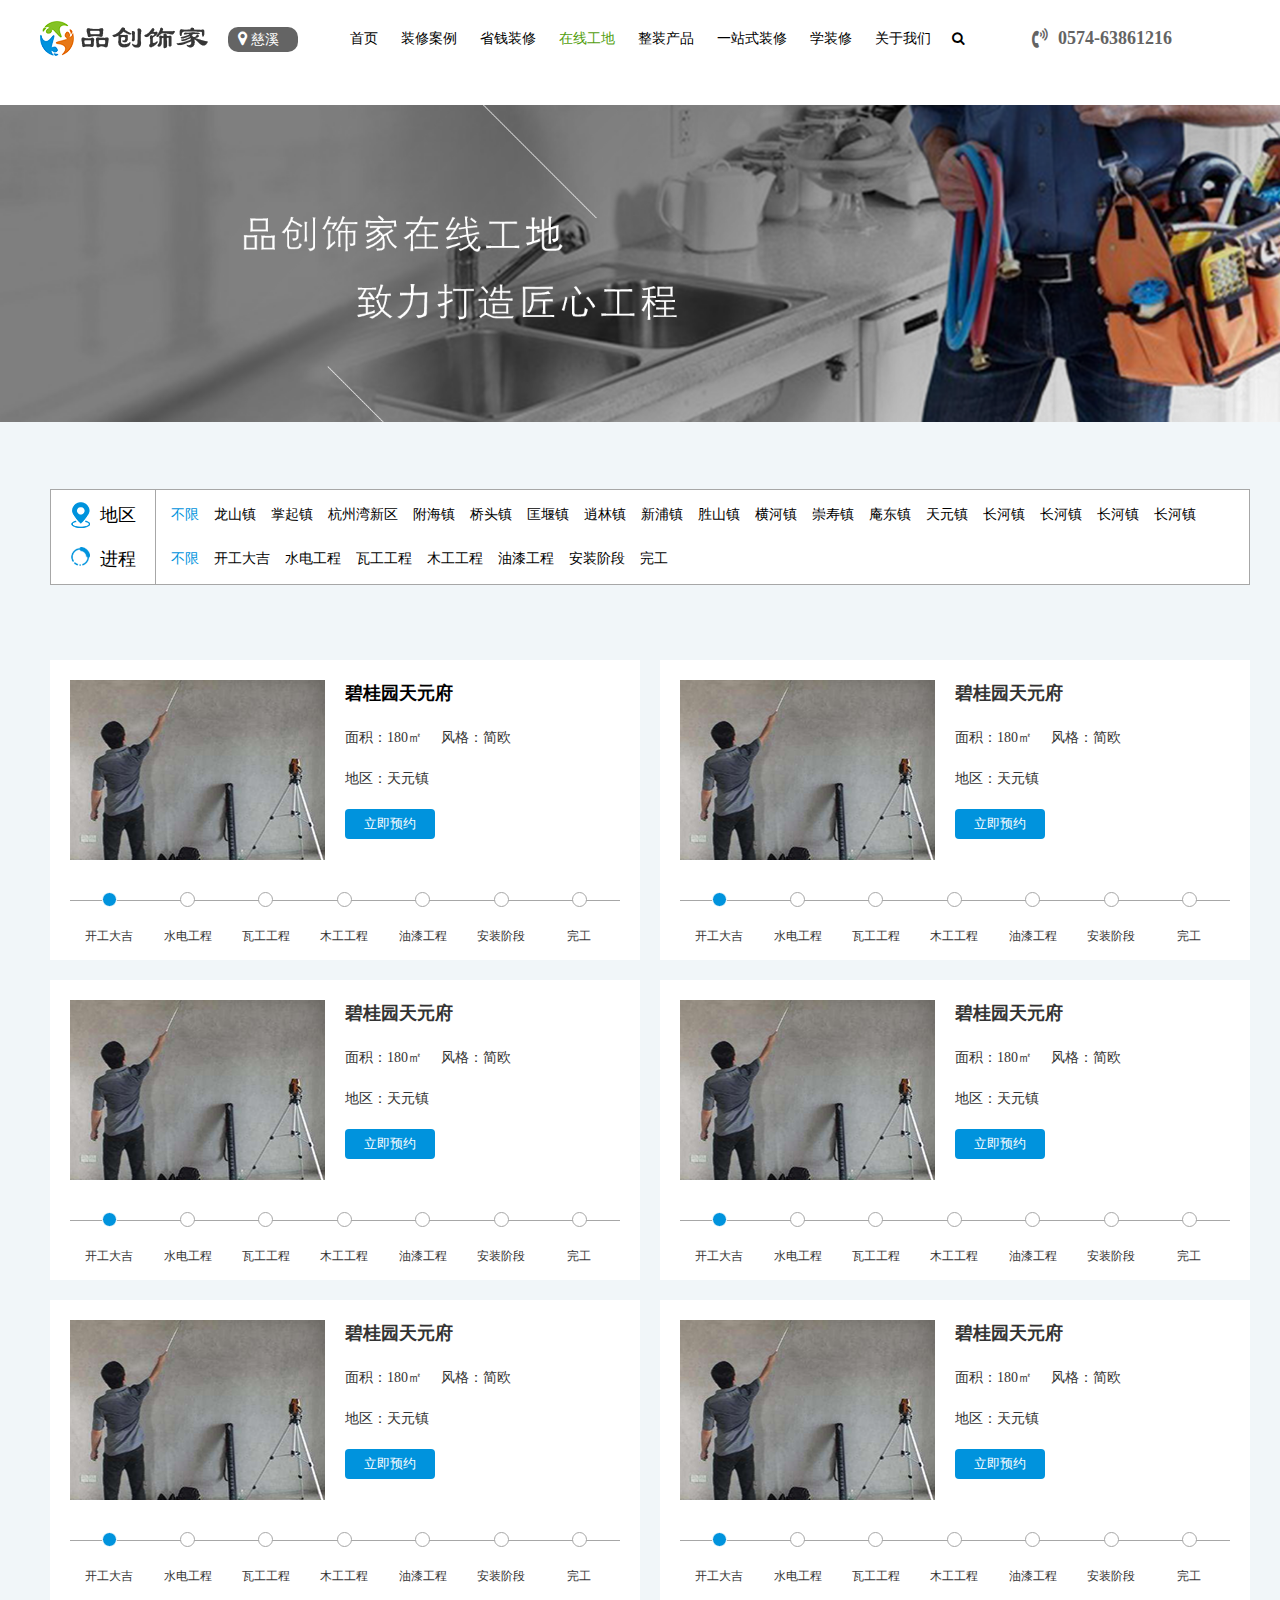
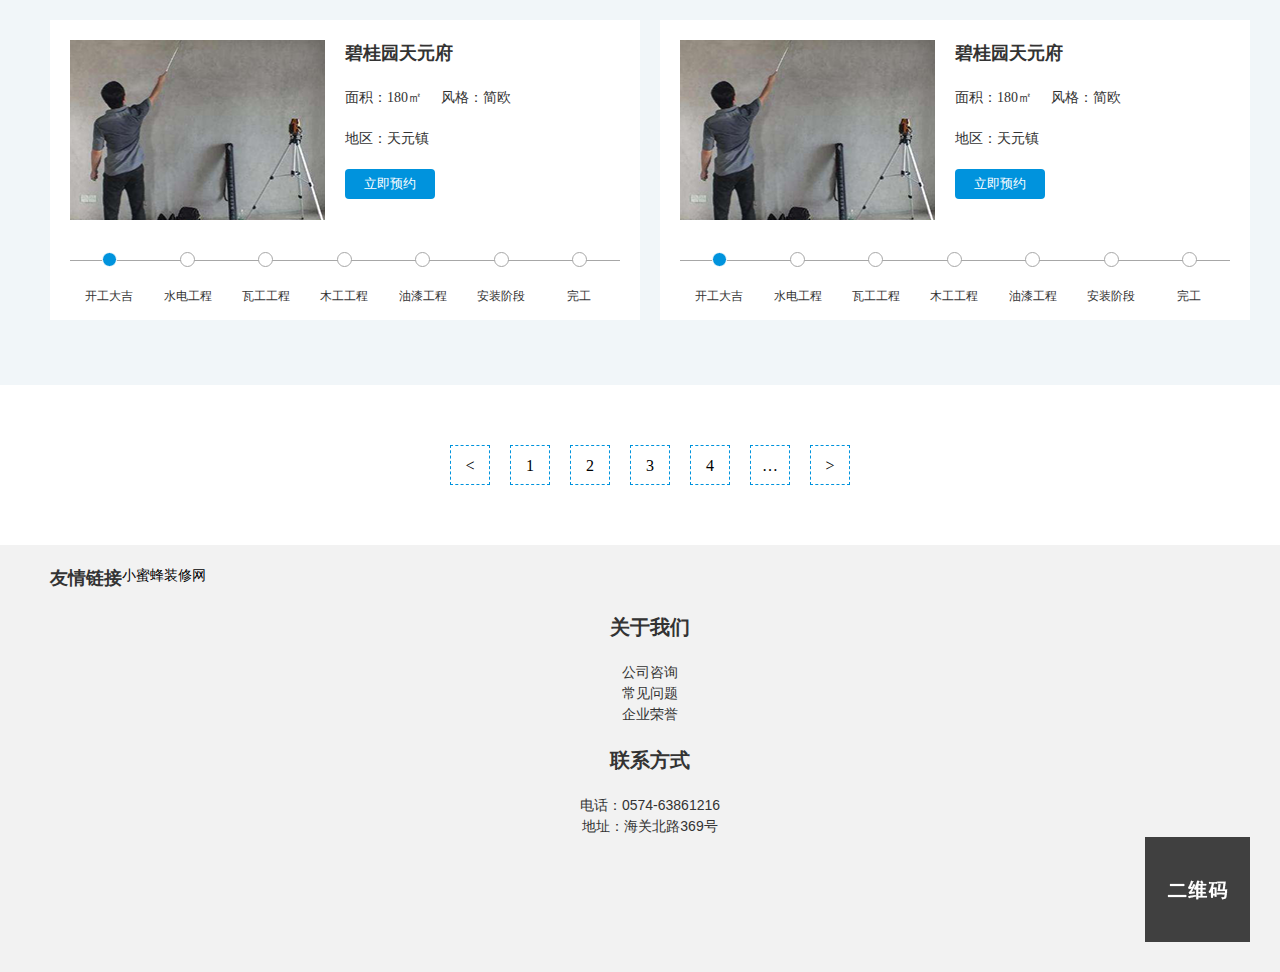
<file: scene.html>
<!DOCTYPE html>
<html lang="en">

<head>
    <meta charset="UTF-8">
    <meta name="viewport" content="width=device-width, initial-scale=1.0">
    <meta http-equiv="X-UA-Compatible" content="ie=edge">
    <title>在线工地-品创饰家</title>
    <link rel="stylesheet" href="./static/frontpages/css/public.css">
    <link rel="stylesheet" href="./static/frontpages/css/font-awesome.min.css">
    <link rel="stylesheet" href="./static/frontpages/css/scene.css">
</head>

<body>
    <!-- 导航栏 -->
    <div class="nav-wrap">
        <div class="nav clearfix">
            <img src="./static/frontpages/images/index/logo.png" alt="品创饰家LOGO">
            <div class="nav-city-wrap">
                <i class="fa fa-map-marker" aria-hidden="true"></i>
                <a>慈溪</a>
            </div>
            <ul class="clearfix">
                <li>
                    <a href="index.html">首页</a>
                </li>
                <li>
                    <a href="case.html">装修案例</a>
                </li>
                <li>
                    <a href="discounts.html">省钱装修</a>
                    <ul class="down-menu">
                        <li>
                            <a href="get-price.html">在线报价</a>
                        </li>
                        <li>
                            <a href="discounts.html">免费设计</a>
                        </li>
                    </ul>
                </li>
                <li>
                    <a  class="nav-active" href="scene.html">在线工地</a>
                </li>
                <li>
                    <a href="complete.html">整装产品</a>
                </li>
                <li>
                    <a href="one-step-renovation.html">一站式装修</a>
                </li>
                <li>
                    <a href="learn.html">学装修</a>
                </li>
                <li>
                    <a href="aboutus.html">关于我们</a>
                </li>
            </ul>
            <div class="nav-search">
                <form action="" class="nav-search-from clearfix">
                    <input type="text" placeholder="请输入搜索关键词" class="search-div">
                    <button type="button">
                        <i class="fa fa-search" aria-hidden="true"></i>
                    </button>
                </form>
            </div>
            <div class="nav-contact-wrap clearfix">
                <i class="fa fa-volume-control-phone" aria-hidden="true"></i>
                <p>
                    <b>0574-63861216</b>
                </p>
                <!-- <p>咨询热线：15888578399</p> -->
                <!-- <img src="images/index/gr-w.png" alt="个人登录"> -->
            </div>
        </div>
    </div>
    <!-- 导航栏结束 -->
    <!-- banner -->
    <div class="banner">
        <img src="./static/frontpages/images/scene-banner.png" alt="banner">
    </div>
    <!-- banner结束 -->
    <!-- 选择 -->
    <div class="choice-bg">
        <div class="choice">
            <div class="choice-row clearfix">
                <div class="choice-row-left clearfix">
                    <div class="area">
                        <img src="./static/frontpages/images/local.png" alt="local">
                        <p>地区</p>
                    </div>
                </div>
                <div class="choice-row-right">
                    <ul class="clearfix">
                        <li>
                            <a href="">不限</a>
                        </li>
                        <li>
                            <a href="">龙山镇</a>
                        </li>
                        <li>
                            <a href="">掌起镇</a>
                        </li>
                        <li>
                            <a href="">杭州湾新区</a>
                        </li>
                        <li>
                            <a href="">附海镇</a>
                        </li>
                        <li>
                            <a href="">桥头镇</a>
                        </li>
                        <li>
                            <a href="">匡堰镇</a>
                        </li>
                        <li>
                            <a href="">逍林镇</a>
                        </li>
                        <li>
                            <a href="">新浦镇</a>
                        </li>
                        <li>
                            <a href="">胜山镇</a>
                        </li>
                        <li>
                            <a href="">横河镇</a>
                        </li>
                        <li>
                            <a href="">崇寿镇</a>
                        </li>
                        <li>
                            <a href="">庵东镇</a>
                        </li>
                        <li>
                            <a href="">天元镇</a>
                        </li>
                        <li>
                            <a href="">长河镇</a>
                        </li>
                        <li>
                            <a href="">长河镇</a>
                        </li>
                        <li>
                            <a href="">长河镇</a>
                        </li>
                        <li>
                            <a href="">长河镇</a>
                        </li>
                        <li>
                            <a href="">长河镇</a>
                        </li>
                    </ul>
                </div>
            </div>
            <div class="choice-row clearfix">
                <div class="choice-row-left clearfix">
                    <div class="progress">
                        <img src="./static/frontpages/images/jc.png" alt="local">
                        <p>进程</p>
                    </div>
                </div>
                <div class="choice-row-right">
                    <ul class="clearfix">
                        <li>
                            <a href="">不限</a>
                        </li>
                        <li>
                            <a href="">开工大吉</a>
                        </li>
                        <li>
                            <a href="">水电工程</a>
                        </li>
                        <li>
                            <a href="">瓦工工程</a>
                        </li>
                        <li>
                            <a href="">木工工程</a>
                        </li>
                        <li>
                            <a href="">油漆工程</a>
                        </li>
                        <li>
                            <a href="">安装阶段</a>
                        </li>
                        <li>
                            <a href="">完工</a>
                        </li>
                    </ul>
                </div>
            </div>
        </div>
    </div>
    <!-- 选择结束 -->
    <!-- 工程列表 -->
    <div class="process-list-wrap">
        <div class="process-list">
            <ul class="clearfix">
                <li>
                    <div class="process-left">
                        <img src="./static/frontpages/images/process-left.png" alt="process-left">
                    </div>
                    <div class="process-right">
                        <h4>
                            <a href="scene-online.html">碧桂园天元府</a>
                        </h4>
                        <div class="clearfix">
                            <p>面积：180㎡</p>
                            <p>风格：简欧</p>
                        </div>
                        <p>地区：天元镇</p>
                        <button  data-dingi="123">
                            立即预约
                        </button>
                    </div>
                    <div class="process-bottom">
                        <ul class="clearfix">
                            <li class="process-active"></li>
                            <li></li>
                            <li></li>
                            <li></li>
                            <li></li>
                            <li></li>
                            <li></li>
                        </ul>
                        <ul class="clearfix">
                            <li>开工大吉</li>
                            <li>水电工程</li>
                            <li>瓦工工程</li>
                            <li>木工工程</li>
                            <li>油漆工程</li>
                            <li>安装阶段</li>
                            <li>完工</li>
                        </ul>
                    </div>
                </li>
                <li>
                    <div class="process-left">
                        <img src="./static/frontpages/images/process-left.png" alt="process-left">
                    </div>
                    <div class="process-right">
                        <h4>
                            碧桂园天元府
                        </h4>
                        <div class="clearfix">
                            <p>面积：180㎡</p>
                            <p>风格：简欧</p>
                        </div>
                        <p>地区：天元镇</p>
                        <button>
                            立即预约
                        </button>
                    </div>
                    <div class="process-bottom">
                        <ul class="clearfix">
                            <li class="process-active"></li>
                            <li></li>
                            <li></li>
                            <li></li>
                            <li></li>
                            <li></li>
                            <li></li>
                        </ul>
                        <ul class="clearfix">
                            <li>开工大吉</li>
                            <li>水电工程</li>
                            <li>瓦工工程</li>
                            <li>木工工程</li>
                            <li>油漆工程</li>
                            <li>安装阶段</li>
                            <li>完工</li>
                        </ul>
                    </div>
                </li>
                <li>
                    <div class="process-left">
                        <img src="./static/frontpages/images/process-left.png" alt="process-left">
                    </div>
                    <div class="process-right">
                        <h4>
                            碧桂园天元府
                        </h4>
                        <div class="clearfix">
                            <p>面积：180㎡</p>
                            <p>风格：简欧</p>
                        </div>
                        <p>地区：天元镇</p>
                        <button>
                            立即预约
                        </button>
                    </div>
                    <div class="process-bottom">
                        <ul class="clearfix">
                            <li class="process-active"></li>
                            <li></li>
                            <li></li>
                            <li></li>
                            <li></li>
                            <li></li>
                            <li></li>
                        </ul>
                        <ul class="clearfix">
                            <li>开工大吉</li>
                            <li>水电工程</li>
                            <li>瓦工工程</li>
                            <li>木工工程</li>
                            <li>油漆工程</li>
                            <li>安装阶段</li>
                            <li>完工</li>
                        </ul>
                    </div>
                </li>
                <li>
                    <div class="process-left">
                        <img src="./static/frontpages/images/process-left.png" alt="process-left">
                    </div>
                    <div class="process-right">
                        <h4>
                            碧桂园天元府
                        </h4>
                        <div class="clearfix">
                            <p>面积：180㎡</p>
                            <p>风格：简欧</p>
                        </div>
                        <p>地区：天元镇</p>
                        <button>
                            立即预约
                        </button>
                    </div>
                    <div class="process-bottom">
                        <ul class="clearfix">
                            <li class="process-active"></li>
                            <li></li>
                            <li></li>
                            <li></li>
                            <li></li>
                            <li></li>
                            <li></li>
                        </ul>
                        <ul class="clearfix">
                            <li>开工大吉</li>
                            <li>水电工程</li>
                            <li>瓦工工程</li>
                            <li>木工工程</li>
                            <li>油漆工程</li>
                            <li>安装阶段</li>
                            <li>完工</li>
                        </ul>
                    </div>
                </li>
                <li>
                    <div class="process-left">
                        <img src="./static/frontpages/images/process-left.png" alt="process-left">
                    </div>
                    <div class="process-right">
                        <h4>
                            碧桂园天元府
                        </h4>
                        <div class="clearfix">
                            <p>面积：180㎡</p>
                            <p>风格：简欧</p>
                        </div>
                        <p>地区：天元镇</p>
                        <button>
                            立即预约
                        </button>
                    </div>
                    <div class="process-bottom">
                        <ul class="clearfix">
                            <li class="process-active"></li>
                            <li></li>
                            <li></li>
                            <li></li>
                            <li></li>
                            <li></li>
                            <li></li>
                        </ul>
                        <ul class="clearfix">
                            <li>开工大吉</li>
                            <li>水电工程</li>
                            <li>瓦工工程</li>
                            <li>木工工程</li>
                            <li>油漆工程</li>
                            <li>安装阶段</li>
                            <li>完工</li>
                        </ul>
                    </div>
                </li>
                <li>
                    <div class="process-left">
                        <img src="./static/frontpages/images/process-left.png" alt="process-left">
                    </div>
                    <div class="process-right">
                        <h4>
                            碧桂园天元府
                        </h4>
                        <div class="clearfix">
                            <p>面积：180㎡</p>
                            <p>风格：简欧</p>
                        </div>
                        <p>地区：天元镇</p>
                        <button>
                            立即预约
                        </button>
                    </div>
                    <div class="process-bottom">
                        <ul class="clearfix">
                            <li class="process-active"></li>
                            <li></li>
                            <li></li>
                            <li></li>
                            <li></li>
                            <li></li>
                            <li></li>
                        </ul>
                        <ul class="clearfix">
                            <li>开工大吉</li>
                            <li>水电工程</li>
                            <li>瓦工工程</li>
                            <li>木工工程</li>
                            <li>油漆工程</li>
                            <li>安装阶段</li>
                            <li>完工</li>
                        </ul>
                    </div>
                </li>
                <li>
                    <div class="process-left">
                        <img src="./static/frontpages/images/process-left.png" alt="process-left">
                    </div>
                    <div class="process-right">
                        <h4>
                            碧桂园天元府
                        </h4>
                        <div class="clearfix">
                            <p>面积：180㎡</p>
                            <p>风格：简欧</p>
                        </div>
                        <p>地区：天元镇</p>
                        <button>
                            立即预约
                        </button>
                    </div>
                    <div class="process-bottom">
                        <ul class="clearfix">
                            <li class="process-active"></li>
                            <li></li>
                            <li></li>
                            <li></li>
                            <li></li>
                            <li></li>
                            <li></li>
                        </ul>
                        <ul class="clearfix">
                            <li>开工大吉</li>
                            <li>水电工程</li>
                            <li>瓦工工程</li>
                            <li>木工工程</li>
                            <li>油漆工程</li>
                            <li>安装阶段</li>
                            <li>完工</li>
                        </ul>
                    </div>
                </li>
                <li>
                    <div class="process-left">
                        <img src="./static/frontpages/images/process-left.png" alt="process-left">
                    </div>
                    <div class="process-right">
                        <h4>
                            碧桂园天元府
                        </h4>
                        <div class="clearfix">
                            <p>面积：180㎡</p>
                            <p>风格：简欧</p>
                        </div>
                        <p>地区：天元镇</p>
                        <button>
                            立即预约
                        </button>
                    </div>
                    <div class="process-bottom">
                        <ul class="clearfix">
                            <li class="process-active"></li>
                            <li></li>
                            <li></li>
                            <li></li>
                            <li></li>
                            <li></li>
                            <li></li>
                        </ul>
                        <ul class="clearfix">
                            <li>开工大吉</li>
                            <li>水电工程</li>
                            <li>瓦工工程</li>
                            <li>木工工程</li>
                            <li>油漆工程</li>
                            <li>安装阶段</li>
                            <li>完工</li>
                        </ul>
                    </div>
                </li>
            </ul>
        </div>
    </div>
    <!-- 工程列表结束 -->
    <!-- 按钮组 -->
    <div class="buttons">
        <ul class="clearfix">
            <li>
                <a href="">&lt;</li>
            </a>
            <li>
                <a href="" class="pageNow">1</a>
            </li>
            <li>
                <a href="">2</a>
            </li>
            <li>
                <a href="">3</a>
            </li>
            <li>
                <a href="">4</a>
            </li>
            <li>
                <a href="">…</a>
            </li>
            <li>
                <a href="">&gt;</a>
            </li>
        </ul>
    </div>
    <!-- 按钮组结束 -->

    <!-- footer -->
    <div class="footer clearfix">
        <div class="footer-wrap clearfix">
            <div class="link">
                <h2>友情链接</h2>
                <a href="#">
                    <p>小蜜蜂装修网</p>
                </a>
            </div>
            <div class="about">
                <h2>关于我们</h2>
                <p>公司咨询</p>
                <p>常见问题</p>
                <p>企业荣誉</p>
            </div>
            <div class="contact">
                <h2>联系方式</h2>
                <p>电话：0574-63861216</p>
                <p>地址：海关北路369号</p>
            </div>
            <div class="ewm">
                <img src="./static/frontpages/images/ewm.png" alt="ewm">
            </div>
        </div>
    </div>
    <!-- footer结束 -->

    <!-- appointment -->
    <div class="appointment-dialog-wrap">
        <div class="appointment-dialog">
            <img src="./static/frontpages/images/scene/close.png" alt="" class="appointment-close">
            <img src="./static/frontpages/images/scene/img.jpg" alt="">
            <div class="appointment-form">
                <h3>参观工地</h3>
                <form action="">
                    <input type="text" placeholder="姓名" onkeyup="value=value.replace(/[^\D]/g,'')">
                    <p>*姓名不能为空*</p>
                    <input type="text" placeholder="电话号码" onkeyup="value=value.replace(/[^\d]/g,'')">
                    <p>*号码错误*</p>
                    <input type="text" class="hiddenInput pageName" value="">
                    <input type="text" class="hiddenInput itemIndex" value="">
                </form>
                <h3>5秒填写信息，立即预约</h3>
                <button type="button">确定</button>
            </div>
            <div class="appointment-success">
                <h3>信息提交成功</h3>
                <p>姓名：<span></span></p>
                <p>联系电话：<span></span></p>
                <h3>耐心等待，我们即将联系到您</h3>
                <button>确定</button>
            </div>
        </div>
    </div>
    <!-- appointment end -->
</body>

</html>
<script src="./static/frontpages/js/jquery-1.7.2.min.js"></script>
<script src="./static/frontpages/js/mixin.js"></script>
</file>
<file: static/frontpages/css/index.css>
* {
    margin: 0;
    padding: 0;
    box-sizing: border-box;}

body {
    min-width: 1300px;
    line-height: 1.5;
    color: #333;
    background: #fff;
}

.clearfix::before {
    display: table;
    content: " ";
}

.clearfix::after {
    display: table;
    content: " ";
    clear: both;
}
a:link,
a:visited,
a:focus,
a:active {
    color: #000;
}
a:hover {
    color: #1d9d73;
}
a {
    text-decoration: none;
}
li {
    list-style: none;
}
/* å¯¼èˆªæ¡ */
.nav-wrap {
    position: fixed;
    top:0;
    width: 100%;
    max-width: 1920px;
    margin: 0 auto;
    background: linear-gradient(180deg  ,rgba(0,0,0,0.3) 10%,rgba(0, 0, 0,0.2) 30%,rgba(0, 0, 0,0.1) 50%,rgba(255,255,255,0.00005) 100%);
    padding-top: 15px !important;
    padding-bottom: 15px !important;
    background:#ffffff;
    z-index: 999;
}
.nav-active {
    color: #529e0e !important;
}
/* ä¸‹æ‹‰èœå• */
.down-menu {
    position: absolute;
    top:47px;
    left: 0 !important;
    width: 100%;
    background: #ffffff;
    display: none;
}
.down-menu li {
    width: 100%;
    text-align:center;
}
.down-menu li a {
    color: #000000;
    font-size: 12px !important;
    text-align: center;
}
/* é¼ æ ‡ç§»å…¥å¯¼èˆªæ¡æ·»åŠ è¿™ä¸ªclass || å¾€ä¸‹æ»šåŠ¨æ·»åŠ è¿™ä¸ªclass*/
.hoverImportant {
    background: #ffffff;
    transition: all 0.8s;
}
.hoverImportant .nav ul li a {
    color: #000000;
    transition: all 0.8s;
}
.hoverImportant .nav ul li {
    position: relative;
}
.hoverImportant .nav ul li a:hover {
    color: #529e0e !important;
    transition: all 0s;
}
.hoverImportant .nav-contact-wrap > i {
    color: #646464;
    transition: all 0.8s;
}
.hoverImportant .nav-contact-wrap > p > b {
    color: #646464;
    transition: all 0.8s;
}
.hoverImportant .nav-search-from input {
    color: #000000;
    transition: all 0.8s;
}
.hoverImportant .nav-search-from button i:hover {
    color: #529e0e !important;
    transition: all 0s;
}
/* é¼ æ ‡ç§»å…¥å¯¼èˆªæ¡æ·»åŠ è¿™ä¸ªclass END */
.nav {
    width:1200px;
    margin: 0 auto;
    position: relative;
    height: 47px;
}
.nav img {
    margin-top: 6px;
    position: absolute;
    left:0;
    width: 168px;
    height: 35px;
}
.nav-city-wrap {
    margin-top: 11.5px;
    padding: 0 13px 0px 10px;
    background: #646464;
    border-radius: 10px;
    width: 70px;
    height: 25px;
    position: absolute;
    left:188px;
}
.nav ul {
    position: absolute;
    left:320px;
}
.nav-city-wrap a {
    cursor: pointer;
    color: #ffffff;
    font-size: 14px;
}
.nav-city-wrap i {
    color: #ffffff;
}
.nav-contact-wrap i {
    float: left;
    line-height: 47px;
    color: #000000;
    font-size: 20px;
    margin-right: 10px;
    padding-left: 51.1px;
}
.nav ul li {
    float: left;
    padding: 0px 13px 0px 10px;
    cursor: pointer;
    position: relative;
}
.nav ul li a {
    font-size: 14px;
    line-height: 47px;
    color: #000000;
    transform: all 0.8s;
}

.nav ul li a:hover {
    color:#529e0e !important;
}
.nav-search {
    /* width: 170px; */
    height: 40px;
    margin-left: 20px;
    position: absolute;
    left:883px;
}
.nav-search-from input {
    height: 40px;
    padding: 22px 10px 10px 10px;
    border: none;
    outline: none;
    border-top: 1px solid #1d9d73;
    border-bottom: 1px solid #1d9d73;
    border-left: 1px solid #1d9d73;
    border-top-left-radius: 4px;
    border-bottom-left-radius: 4px;
    float: left;
    width: 130px;
    font-size: 12px;
    display: none;
    position: absolute;
    left:-130px;
    background:transparent;
    font-size: 14px;
    color: #ffffff;
}
.nav-search-from button {
    width: 30px;
    height: 30px;
    background: #ffffff;
    color: #000000;
    border-radius: 10px;
    margin-top: 8.5px;
    margin-right: 13.1px;
}
.nav-search-from button i {
    line-height: 15px;
}
.nav-contact-wrap {
    width: 259px;
    position: relative;
    text-align: center;
    position: relative;
    text-align: center;
    position: absolute;
    left:941px;
}
.nav-contact-wrap p {
    color: #434343;
    line-height: 47px;
    float: left;
    transition: all 0.8s;
}
.nav-contact-wrap p:nth-of-type(1) {
    font-size: 18px;
}
.nav-contact-wrap p:nth-of-type(2) {
    font-size: 12px;
}
.banner-form button {
    font-size: 12px;
}
/* è½®æ’­åŒºåŸŸ */
.pointer {
    position: absolute;
    bottom:130px;
    left:210px;
    z-index: 10;
}
.lunhuan {
    width: 100%;
    position: relative;
    margin: 0 auto;
    max-width: 1920px;
    margin-top: 77px;
}
.swiper-container {
    width: 100%;
    max-width: 1920px;
    margin: 0 auto;
    background: #f2f2f2;
} 
.swiper-slide img {
    width: 100%;
}
.lunhuan .lunhuan_main {
    width: 100%;
    margin: 0 auto;
    position: relative;
}
.suoyouliebiao {
    width: 239px;
    position: absolute;
    left: 0px;
    top: 0px;
    border-left: 1px solid #E6E6E6;
    border-bottom: 1px solid #E6E6E6;
    z-index: 200;
    box-shadow: 5px 5px 5px rgba(0, 0, 0, 0.2);
}
#lunbonum {
    height: 14px;
    line-height: 23px;
    position: absolute;
    left: 5%;
    top: 90%;
    z-index: 5;
}

#lunbonum li {
    width: 14px;
    height: 14px;
    float: left;
    margin-right: 9px;
    background: #B4B4B4;
    border-radius: 14px;
    cursor: pointer;
}

#lunbonum .lunboone {
    background: #C80002;
    cursor: pointer;
}


/* è½®æ’­åŒºåŸŸç»“æŸ */


/* è½®æ’­åŒºåº•ä¸‹çš„æ»‘å— */

.cube {
    position: relative;
    width: 265px;
    height: 60px;
    top: 30px;
    margin-left: 146.5px;
    -webkit-transform-style: preserve-3d;
    -moz-transform-style: preserve-3d;
    -ms-transform-style: preserve-3d;
    -o-transform-style: preserve-3d;
    transform-style: preserve-3d;
    -webkit-perspective: 400px;
    -moz-perspective: 400px;
    -ms-perspective: 400px;
    -o-perspective: 400px;
    perspective: 400px;
}


/* positions */

.a,
.b,
.c,
.d {
    position: absolute;
    width: 20%;
    height: 100%;
    left: 0px;
    z-index: 222;
}

.a:before,
.b:before,
.c:before,
.d:before,
.a:after,
.b:after {
    content: '';
    position: absolute;
    top: 0px;
    left: 0px;
    width: 265px;
    height: 60px;
}

.a:before,
.b:before,
.c:before,
.d:before {
    z-index: 111;
}

.a:after,
.b:after {
    z-index: 333;
}

.b {
    top: 0px;
    -webkit-transform: rotateX(75deg) translateY(-60px);
    -moz-transform: rotateX(75deg) translateY(-60px);
    -o-transform: rotateX(75deg) translateY(-60px);
    -ms-transform: rotateX(75deg) translateY(-60px);
    transform: rotateX(75deg) translateY(-60px);
    -webkit-transform-origin: 0% 0%;
    -moz-transform-origin: 0% 0%;
    -o-transform-origin: 0% 0%;
    -ms-transform-origin: 0% 0%;
    transform-origin: 0% 0%;
}

.c {
    top: 0px;
    -webkit-transform: rotateX(75deg);
    -moz-transform: rotateX(75deg);
    -o-transform: rotateX(75deg);
    -ms-transform: rotateX(75deg);
    transform: rotateX(75deg);
    -webkit-transform-origin: 100% 100%;
    -moz-transform-origin: 100% 100%;
    -o-transform-origin: 100% 100%;
    -ms-transform-origin: 100% 100%;
    transform-origin: 100% 100%;
}

.d {
    -webkit-transform: translateZ(-60px) translateY(-15px);
    -moz-transform: translateZ(-60px) translateY(-15px);
    -o-transform: translateZ(-60px) translateY(-15px);
    -ms-transform: translateZ(-60px) translateY(-15px);
    transform: translateZ(-60px) translateY(-15px);
}


/* colors */

.a,
.b {
    background-image: -webkit-gradient(linear, left top, left bottom, from(rgba(116, 198, 43, 0.8)), to(rgba(116, 198, 43, 0.8)));
    background-image: -webkit-linear-gradient(top, rgba(116, 198, 43, 0.8), rgba(116, 198, 43, 0.8));
    background-image: -moz-linear-gradient(top, rgba(116, 198, 43, 0.8), rgba(116, 198, 43, 0.8));
    background-image: -o-linear-gradient(top, rgba(116, 198, 43, 0.8), rgba(116, 198, 43, 0.8));
    background-image: linear-gradient(to bottom, rgba(116, 198, 43, 0.8), rgba(116, 198, 43, 0.8));
    background-repeat: no-repeat;
    background-size: 100% 100%;
    background-position: 0% 0%;
}

.c,
.d {
    background-image: -webkit-gradient(linear, left top, left bottom, from(rgba(116, 198, 43, 0.5)), to(rgba(116, 198, 43, 0.5)));
    background-image: -webkit-linear-gradient(top, rgba(116, 198, 43, 0.5), rgba(116, 198, 43, 0.5));
    background-image: -moz-linear-gradient(top, rgba(116, 198, 43, 0.5), rgba(116, 198, 43, 0.5));
    background-image: -o-linear-gradient(top, rgba(116, 198, 43, 0.5), rgba(116, 198, 43, 0.5));
    background-image: linear-gradient(to bottom, rgba(116, 198, 43, 0.5), rgba(116, 198, 43, 0.5));
    background-repeat: no-repeat;
    background-size: 100% 100%;
    background-position: 0% 0%;
}

.c:before {
    -webkit-box-shadow: 0px 30px 20px -20px rgba(0, 0, 0, 0.4), 0px 40px 15px -15px rgba(0, 0, 0, 0.25);
    -moz-box-shadow: 0px 30px 20px -20px rgba(0, 0, 0, 0.4), 0px 40px 15px -15px rgba(0, 0, 0, 0.25);
    box-shadow: 0px 30px 20px -20px rgba(0, 0, 0, 0.4), 0px 40px 15px -15px rgba(0, 0, 0, 0.25);
}

.a:before,
.b:before,
.c:before,
.d:before {
    background-color: rgba(0, 0, 0, 0.05);
}

.a:after {
    background-image: -webkit-gradient(linear, left top, left bottom, from(rgba(0, 0, 0, 0.07)), to(rgba(0, 0, 0, 0)));
    background-image: -webkit-linear-gradient(top, rgba(0, 0, 0, 0.07), rgba(0, 0, 0, 0));
    background-image: -moz-linear-gradient(top, rgba(0, 0, 0, 0.07), rgba(0, 0, 0, 0));
    background-image: -o-linear-gradient(top, rgba(0, 0, 0, 0.07), rgba(0, 0, 0, 0));
    background-image: linear-gradient(to bottom, rgba(0, 0, 0, 0.07), rgba(0, 0, 0, 0));
}

.b:after {
    background-image: -webkit-gradient(linear, left top, left bottom, from(rgba(255, 255, 255, 0.1)), to(rgba(255, 255, 255, 0.25)));
    background-image: -webkit-linear-gradient(top, rgba(255, 255, 255, 0.1), rgba(255, 255, 255, 0.25));
    background-image: -moz-linear-gradient(top, rgba(255, 255, 255, 0.1), rgba(255, 255, 255, 0.25));
    background-image: -o-linear-gradient(top, rgba(255, 255, 255, 0.1), rgba(255, 255, 255, 0.25));
    background-image: linear-gradient(to bottom, rgba(255, 255, 255, 0.1), rgba(255, 255, 255, 0.25));
}


/* jQuery stuff */

#slider-range-min {
    position: absolute;
    width: 97%;
    left: 3%;
    top: 27px;
    margin: 0px;
    z-index: 999;
}

.ui-slider {
    height: 5px;
    border: none;
    background: rgba(0, 0, 0, 0.1);
    -webkit-box-shadow: 0px 2px 2px rgba(255, 255, 255, 0.25), inset 0px 1px 3px rgba(0, 0, 0, 0.3);
    -moz-box-shadow: 0px 2px 2px rgba(255, 255, 255, 0.25), inset 0px 1px 3px rgba(0, 0, 0, 0.3);
    box-shadow: 0px 2px 2px rgba(255, 255, 255, 0.25), inset 0px 1px 3px rgba(0, 0, 0, 0.3);
}

.ui-slider:before,
.ui-slider:after {
    content: 'IIIII';
    position: absolute;
    left: 2px;
    width: 100%;
    font-family: 'Source Sans Pro', sans-serif;
    font-size: 1.2rem;
    font-weight: 300;
    color: rgba(0, 0, 0, 0.3);
    letter-spacing: 41px;
    text-shadow: 1px 1px 0px rgba(255, 255, 255, 0.2);
}

.ui-slider:before {
    top: -1.4rem;
}

.ui-slider:after {
    bottom: -1.4rem;
}

.ui-slider-range {
    background: transparent;
}

.ui-slider .ui-slider-handle {
    top: -8px;
    width: 26px;
    height: 20px;
    margin-left: -15px;
    border: none;
    background: rgba(255, 255, 255, 0.7);
    border-radius: 2px;
    text-align: center;
    font-family: 'Anonymous Pro', sans-serif;
    font-size: 1.2rem;
    line-height: 20px;
    color: rgba(0, 0, 0, 0.5);
    text-decoration: none;
    cursor: pointer;
    text-shadow: 1px 1px 2px rgba(255, 255, 255, 1);
    -webkit-box-shadow: 1px 1px 8px rgba(0, 0, 0, 0.3);
    -moz-box-shadow: 1px 1px 8px rgba(0, 0, 0, 0.3);
    box-shadow: 1px 1px 8px rgba(0, 0, 0, 0.3);
}

.ui-slider .ui-slider-handle:focus {
    outline: none;
}

.credits a {
    position: relative;
    display: inline-block;
    color: #529e0e;
    text-decoration: none;
}

.credits a:after {
    content: '';
    position: absolute;
    left: -1.5%;
    bottom: -1px;
    width: 0%;
    height: 1px;
    background: #529e0e;
    -webkit-transition: width 0.1s;
    -moz-transition: width 0.1s;
    -o-transition: width 0.1s;
    transition: width 0.1s;
}

.credits a:hover::after {
    width: 103%;
}


/* base */

#content {
    -webkit-box-sizing: border-box;
    -moz-box-sizing: border-box;
    box-sizing: border-box;
    width: 100%;
    height: 100%;
    text-align: center;
}

.lunhuanhuakuai {
    position: absolute;
    background: rgba(0, 0, 0, 0.3);
    width: 800px;
    left: 50%;
    bottom: 50px;
    margin-left: -400px;
    height: 120px;
    z-index: 9;
    text-align: center;
}

.budget {
    position: absolute;
    left: 97px;
    width: auto;
    height: 60px;
    top: 30px;
}
.budget button {
    background: #529e0e;
    color: #ffffff;
}
.budget input {
    border: 1px solid #529e0e !important;
}
.budget input:nth-of-type(1) {
    font-size: 14px;
}
.budget input:nth-of-type(2) {
    font-size: 14px;
}
form legend {
    padding: 20px 40px 10px 40px;
}

form input {
    padding-left: 5px;
    height: 60px;
    width: 199px;
    font-size: 15px;
    outline: none;
}

form button {
    border: none;
    background: #ffffff;
    height: 60px;
    color: #1d9d73;
    cursor: pointer;
    font-size: 15px;
    width: 199px;
    outline: none;
}


/* è½®æ’­åŒºåº•ä¸‹çš„æ»‘å—ç»“æŸ */


/* å¼•å¯¼åŒºåŸŸ */

.yd {
    height: 216px;
    width: 100%;
    background: #f2f2f2;
}

.yd-wrap {
    width: 1200px;
    margin: 0 auto;
    padding-top: 38px;
    display: flex;
    justify-content: center;
    align-items: center;
}

.yd-item {
    width: 280px;
    height: 140px;
    background: #fff;
    padding: 15px;
    display: flex;
    justify-content: center;
    align-items: center;
}

.yd-item .yd-icon {
    width: 70px;
    height: 70px;
    /* float: left; */
    text-align: center;
    color: #1d9d73;
}

.yd-item .yd-icon i {
    font-size: 55px;
}

.yd-icon img {
    margin-left: 15px;
}
.yd-text {
    width: 180px;
    float: left;
    height: 110px;
    padding-top: 20px;
    text-align: center;
    font-size: 12px;

}

.yd-text h2 {
    font-family: "PingFang SC",pingFangSC-Medium,"Microsoft Yahei","SimSun";
    font-size: 25px;
    margin-bottom: 5px;
    color: #404040;
}
.yd-text hr:hover {
    color:#1d9d73;
}
.yd-text .hr {
    width: 117px;
    height: 2px;
    background: #666;
    text-align: center;
    margin: 0 auto;
    margin-top: -10px;
    margin-bottom: 5px;
}
.yd-text span {
    color: #999;
    font-size: 12px;
}

.yd-wrap a {
    float: left;
    border-radius: 50px;
}

.mr2667 {
    margin-right: 26.67px;
}

.yd-item:hover {
    /* box-shadow: 0 2px 21px 1px rgba(208, 208, 208, 0.9); */
    transition: all .8s;
    -webkit-transition: all .8s;
    -o-transition: all .8s;
    -ms-transition: all .8s;
    -moz-transition: all .8s;
}

/* å¼•å¯¼åŒºåŸŸç»“æŸ */


/* å®¢æˆ·æ¡ˆä¾‹å¼€å§‹ */
.pic-main-left {
    width: 509px;
    height: 416px;
    display: flex;
    align-items: center;
    text-align: center;
    justify-content: center;
}
.lazy {
    display: block;
    margin: 0 auto;
    vertical-align: middle;
    line-height: 416px;
}
.customer-case {
    padding-bottom: 60px;
}
.case-wrap {
    width: 1200px;
    margin: 0 auto;
    padding-top:60px;
    text-align: center;
}
.case-top h2 {
    font-family: "PingFang SC", pingFangSC-Medium, "Microsoft Yahei", "SimSun";
    font-size: 40px;
}
.case-top p {
    color: #999;
}
.case-nav {
    margin-top: 36px;
}

.case li {
    float: left;
    position: relative;
    display: flex;
    align-items: center;
    text-align: center;
    justify-content: center;
}

.case li img:hover {
    transform: scale(1.05);
    transition:all .5s;
}

.case-nav li a::after {
    content: ' /';
}

.case-nav > li:nth-of-type(1) {
    margin-right: 20px;
}

.case {
    margin-top: 26px;
    margin-bottom: 60px;
}
.case ul li {

}
.case >ul >li:nth-of-type(1) {
    width: 509px;
    height: 416px;
    margin-right: 20px;
    overflow: hidden; 
}
.case >ul >li:nth-of-type(2),
.case >ul >li:nth-of-type(3) {
    width: 325px;
    height: 240px;
    overflow: hidden;
}
.case >ul >li:nth-of-type(2) {
    margin-right: 20px;
}
.case >ul >li:nth-of-type(4),
.case >ul >li:nth-of-type(5),
.case >ul >li:nth-of-type(6) {
    margin-top: 20px;
    width: 210px;
    height: 156px;
    overflow: hidden;
}
.case >ul >li:nth-of-type(4),
.case >ul >li:nth-of-type(5) {
    margin-right: 20px;
}
.case span {
    display: inline-block;
    position: absolute;
    left: 0;
    bottom: 0;
    width: 100%;
    z-index: 2;
    background: rgba(0, 0, 0, 0.7);
    height: 40px;
    line-height: 40px;
    color: #fff;
}
.case span h4 {
    position: absolute;
    left: 0;
    font-size: 14px;
    padding-left: 10px;
}
.case span em {
    position: absolute;
    right: 0;
    font-style: normal;
    font-size: 14px;
    padding-right: 10px;
}
.case span em sup {
    position: absolute;
    top:-10px;
    right: 3px;
    font-size: 12px;
}
.read-more button {
    width: 130px;
    height: 40px;
    background: #fff;
    border: none;
    outline: none;
    border: 1px solid #1d9d73;
    color: #1d9d73;
    cursor: pointer;
}
.read-more button:hover {
    background: #666;
    border: 1px solid #666;
    color: white;
}
/* å®¢æˆ·æ¡ˆä¾‹ç»“æŸ */

/* è®¾è®¡å›¢é˜Ÿ */
.design-team {
    width: 100%;
    background: #f2f2f2;
}
.design-wrap {
    width: 1200px;
    margin: 0 auto;
    padding-top: 60px;
    text-align: center;
}
.design-top h2 {
    font-family: "PingFang SC", pingFangSC-Medium, "Microsoft Yahei", "SimSun";
    font-size: 40px;
}
.design-top p {
    color: #999;
}
.design-nav {
    margin-top: 36px;
}
.design-nav ul li a::after {
    content: ' /';
}
.design-member {
    margin-top: 26px;
    padding-bottom: 60px;
}
.design-member .design-member-left {
    width: 419px;
    height: 453px;
    margin-right: 8px;
    float: left;
    position: relative;
    overflow: hidden;
    display: flex;
    align-items: center;
    text-align: center;
    justify-content: center;
}
.design-member-left li {
    position: absolute;
    top:0;
    display: none;
    opacity: 0;
}
.design-member-left img:hover {
    transform: scale(1.05);
    transition: all 0.5s;
}
.design-member .design-member-right {
    width: 773px;
    height: 453px;
    float: left;
}
.design-member ul li {
    float: left;
    width: 192px;
    height: 222px;
    cursor: pointer;
    overflow: hidden;
    display: flex;
    align-items: center;
    text-align: center;
    justify-content: center;
    border:1px solid #dddddd;
}
.design-member ul li a {
    width: 100%;
    height: 100%;
    display: flex;
    align-items: center;
    text-align: center;
    justify-content: center;
}
.design-member ul li img:hover {
    transform: scale(1.05);
    transition: all 0.5s;
}
.design-member ul li:nth-of-type(2),
.design-member ul li:nth-of-type(3),
.design-member ul li:nth-of-type(4),
.design-member ul li:nth-of-type(5) {
    margin-bottom: 9px;
}
.design-member ul li:last-child {
    width: 193px;
    height: 222px;
    background: #333;
}
.design-member ul li:last-child a {
    color: #fff;
    line-height: 222px;
    font-size: 13px;
}
.circle-list {
    position: absolute;
    top:0;
    height: 20px;
}
.circle-list li {
    float: left;
    width: 20px;
    height: 20px;
    background: red;
}
/* è®¾è®¡å›¢é˜Ÿç»“æŸ */

/* ç›´å‡»å·¥åœ° */
.scene {
    width: 100%;
    padding-bottom: 60px;
}
.scene-wrap {
    width: 1200px;
    margin: 0 auto;
    padding-top: 60px;
    text-align: center;
}
.scene-top h2 {
    font-family: "PingFang SC", pingFangSC-Medium, "Microsoft Yahei", "SimSun";
    font-size: 40px;
}
.scene-top p {
    color: #999;
}
.scene-nav {
    margin-top: 36px;
}
.scene-nav {
    margin-top: 26px;
}
.scene-nav ul li {
    width: 80px;
    float: left;
    text-align: center;
}
.scene-layout {
    padding-top: 26px;
}
.main-layout {
    width: 595px;
    height: 420px;
    margin-right: 10px;
    float: left;
    position: relative;
}
.main-layout img {
    max-width: 595px;
    max-height: 420px;
}
.scene-layout .main-layout a {
    width: 100%;
    height: 100%;
    display: flex;
    align-items: center;
    text-align: center;
    justify-content: center;
}
.scene-layout .list-layout {
    width: 595px;
    height: 420px;
    float: left;
}
.item-img img {
    max-width: 170px;
    max-height: 120px;
}
.scene-layout .item-content {
    width: 355px;
    height: 113.3333333px;
    text-align: left;
    padding-left: 10px;
    padding-right: 10px;
    position: relative;
}
.item-content p {
    display: inline-block;
    width: 100%;
}
.item-content p span {
    float: right;
}
.item-content p span i {
    padding-right: 5px;
}
.list-layout ul li {
    width: 572px;
    height: 130px;
    padding-top: 10px;
    padding-bottom: 10px;
    padding-left: 5px;
    background: #f2f2f2;
    margin-bottom: 15px;
    display: flex;
    align-items: center;
    text-align: center;
}
.list-layout ul li a {
    width: 170px;
    height: 120px;
    display: flex;
    align-items: center;
    text-align: center;
    justify-content: center;
}
.list-layout ul li .item-img,
.list-layout ul li .item-content {
    float: left;
}
.item-content button {
    width: 100px;
    height: 30px;
    background: #f2f2f2;
    border: 1px solid #1d9d73;
    color:#1d9d73; 
    position: absolute;
    bottom: 0;
    cursor: pointer;
}
.item-content button:hover {
    background: #666;
    border: 1px solid #666;
    color: white;
}
.item-content {
    font-size: 14px;
}
.item-content .time {
    padding-right: 10px;
    width: auto;
    position: absolute;
    bottom: 0;
    right: 0;
    font-size: 12px;
}
.main-layout span {
    display: inline-block;
    position: absolute;
    left: 0;
    bottom: 0;
    width: 100%;
    z-index: 2;
    background: rgba(242, 242, 242, 0.6);
    height: 50px;
    line-height: 50px;
    color: black;
}
.main-layout span h4 {
    position: absolute;
    left: 0;
    font-size: 14px;
    padding-left: 10px;
}
.main-layout span button {
    width: 100px;
    height: 30px;
    background: rgba(242, 242, 242, 0.6);
    outline: none;
    border: none;
    border: 1px solid #1d9d73;
    color: #1d9d73;
    cursor: pointer;
    position: absolute;
    right: 0;
    margin-top:10px;
    margin-right: 10px; 
}
.main-layout span button:hover {
    background: #666;
    border: 1px solid #666;
    color: white;
}
/* ç›´å‡»å·¥åœ°ç»“æŸ */

/* æœåŠ¡æµç¨‹ */
.server {
    width: 100%;
    padding-bottom: 60px;
    background: #f2f2f2;
}
.server-wrap {
    width: 1200px;
    margin: 0 auto;
    padding-top: 60px;
    text-align: center;
}
.server-top h2 {
    font-family: "PingFang SC", pingFangSC-Medium, "Microsoft Yahei", "SimSun";
    font-size: 40px;
}
.server-top p {
    color: #999;
}
.server-list {
    margin-top: 52px;
}
.server-list ul {
    margin-bottom: 52px;
}
.server-list ul li {
    float: left;
    margin-right: 71px;
    width: 110px;
}
.server-list ul li:last-child {
    margin-right: 0;
}
.server-list ul li p {
    padding-left: 25px;
    width: 171px;
    text-align: left;
    margin-top: 26px;
}
.server-list ul li p i {
    padding-left: 45px;
    color: #1d9d73;
}
.server-list .read-more button {
    background: #f2f2f2;
}
.server-list .read-more button:hover {
    background: #666;
    border: 1px solid #666;
    color: white;
}
/* æœåŠ¡æµç¨‹ç»“æŸ */

/* 720 */
.VR-720-Wrap {
    width: 100%;
    max-width: 1920px;
    margin: 0 auto;
    margin-bottom: 90px;
    text-align: center;
    background:url(../images/index/VR720.jpg);
    padding-top: 60px;
    padding-bottom: 60px;
}
.VR-720 {
    width: 1200px;
    margin: 0 auto;
}
.VR-720-top p {
    color: #999;
}
.VR-720-top h2 {
    font-family: "PingFang SC", pingFangSC-Medium, "Microsoft Yahei", "SimSun";
    font-size: 40px;
}
#viewer {
    width: 638px;
    height: 480px;
    float: left;
    margin-top: 52px;
}
#viewer2 {
    width: 552px;
    height: 235px;
    float: left;
    margin-left: 10px;
    margin-bottom: 10px;
    margin-top: 52px;
}
#viewer3 {
    width: 552px;
    height: 235px; 
    float: left;
    margin-left: 10px;
}
/* è¡¨å• */
.get-price-form {
    width: 100%;
    margin-top: 90px;
    margin-bottom: 90px;
    position: relative;
}
.get-price-form-wrap {
    width: 1200px;
    border: 2px solid #1d9d73;
    height: 360px;
    margin: 0 auto;
}
.form-in {
    width: 600px;
    height: 360px;
    padding-left: 70px;
    float: left;
}
.form-in select {
    padding-left: 10px;
    width: 160px;
    height: 50px;
}
.form-in select:nth-of-type(1) {
    margin-top: 72px;
    margin-right: 17px;
}
.form-in select:nth-of-type(2) {
    margin-top: 72px;
    margin-right: 17px;
}
.form-in select:nth-of-type(4) {
    margin-top: 72px;
    width: 255px;
    margin-top: 20px;
    margin-right: 12px;
}
.form-in select:nth-of-type(5) {
    width: 255px;
    margin-top: 20px;
}
.form-in input:nth-of-type(1) {
    margin-top: 20px;
    width: 255px;
    margin-right: 12px;
    height: 50px;
}
.form-in input:nth-of-type(2) {
    margin-top: 20px;
    width: 255px;
    height: 50px;
}
.form-in input:nth-of-type(3) {
    width: 255px;
    height: 50px;
    margin-top: 20px;
    margin-right: 12px;
}
.form-in input {
    padding-left: 10px; 
}
.form-in button {
    width: 255px;
    height: 50px;
    margin-top: 20px;
    background: #1d9d73;
    color:#ffffff;
}
.form-in button:hover {
    background: #666;
    border: 1px solid #666;
    color: white;
}
.signboard {
    font-family: 'é»‘ä½“','Times New Roman', Times, serif;
    position: absolute;
    background: #1d9d73;
    top:-45px;
    height: 95px;
    width: 300px;
    text-align: center;
    line-height: 95px;
    font-size: 36px;
    color: #fff;
}
.signboard::before {
    content: '';
    position: absolute;
    left: -20px;
    width: 0;
    height: 0;
    border-style: solid;
    border-width: 0 0 45px 20px;
    border-color: transparent transparent #05442f transparent;
}
.signboard-right {
    height: 360px;
    width: 596px;
    float: left;
    position: relative;
}
.circle:nth-of-type(1) {
    width: 15px;
    height: 15px;
    position: absolute;
    background: #f19049;
    top:-7.5px;
    left: 180px;
    border-radius: 50%;
}
.circle:nth-of-type(2) {
    width: 15px;
    height: 15px;
    position: absolute;
    background: #f19049;
    top:-7.5px;
    left: 410px;
    border-radius: 50%;
}
.liner {
    width: 240px;
    height: 55px;
    position: absolute;
    left: 183px;
    top:-6px;
    z-index: -1;
    /* background: linear-gradient(90deg, #fa6c06,#ffffff 2%,#fa6c06 5%,white 5%,white 96%, #fa6c06 96%,white 98%, #fa6c06 100%) */
    border-image: url(../images/index/count-result.png) 0 14 0 14 stretch;
    border-width: 10px;
    border-style: solid;
}
.count-result {
    font-family: 'é»‘ä½“','Times New Roman', Times, serif;
    background: url(../images/index/count-result.png);
    background-repeat: no-repeat;
    width: 450px;
    height: 295px;
    position: absolute;
    top:38px;
    left: 80px;
    color:#ffffff;
}
.count-result h2 {
    padding-top: 35px;
    width: 394px;
    font-size: 22px;
    letter-spacing: 4px;
    margin: 0 auto;
}
.count-result h2 span {
    font-size: 30px;
    color: #fbc16c;
}
.count-result .hr {
    width: 150px;
    height: 2px;
    background: #ffffff;
    margin: 0 auto;
    margin-top: 20px;
}
.count-result p:nth-of-type(1) {
    width: 394px;
    margin: 0 auto;
    padding-left: 40px;
    /* padding-top: 20px; */
    letter-spacing: 5px;
    font-size: 18px;
}
.count-result p:nth-of-type(2),
.count-result p:nth-of-type(3),
.count-result p:nth-of-type(4),
.count-result p:nth-of-type(5) {
    width: 394px;
    margin: 0 auto;
    padding-left: 40px;
    letter-spacing: 5px;
    font-size: 18px;
}
.count-result p span {
    font-size: 24px;
}
/* è¡¨å•ç»“æŸ */

/* åˆä½œå“ç‰Œ */
.friends {
    width: 100%;
    padding-bottom: 60px;
    background: #f2f2f2;
}
.friends-wrap {
    width: 1200px;
    margin: 0 auto;
    padding-top: 60px;
    text-align: center;
}
.friends-top h2 {
    font-family: "PingFang SC", pingFangSC-Medium, "Microsoft Yahei", "SimSun";
    font-size: 40px;
}
.friends-top p {
    color: #999;
}
.friends-nav ul {
    display: flex;
    justify-content: center;
    align-items: center;
    flex-wrap: wrap;
}
.friends-nav ul li {
    width: 140px;
    height: 88px;
    float: left;
    margin-right: -2px;
    margin-top: -2px;
    display: flex;
    align-items: center;
    text-align: center;
    justify-content: center;
    margin-right: 11.4px;
    margin-bottom: 11.4px;
}
.friends-nav ul li:nth-of-type(8n+8) {
    margin-right: 0;
}
.friends-nav {
    margin-top: 52px;
}
/* åˆä½œå“ç‰Œç»“æŸ */

/* è£…ä¿®è¦é—» */
.news {
    width: 100%;
    padding-bottom: 60px;
    padding-bottom: 60px;
}
.news-wrap {
    width: 1200px;
    margin: 0 auto;
    padding-top: 60px;
    text-align: center;
}
.news-top {
    margin-bottom: 52px;
}
.news-top h2 {
    font-family: "PingFang SC", pingFangSC-Medium, "Microsoft Yahei", "SimSun";
    font-size: 40px;
}
.news-top p {
    color: #999;
}
.main-news {
    width: 577px;
    height: 468px;
    margin-right: 20px;
    float: left;
    position: relative;
}
.main-news a {
    width: 100%;
    height: 100%;
    display: flex;
    align-items: center;
    text-align: center;
    justify-content: center;
}
.list-news {
    width: 603px;
    height: 468px;
    float: left;
    overflow: hidden;
}
.main-news span {
    display: inline-block;
    position: absolute;
    left: 0;
    bottom: 0;
    width: 100%;
    z-index: 2;
    background: rgba(242, 242, 242, 0.6);
    height: 80px;
    color: black;
}
.main-news span h4 {
    font-family: 'é»‘ä½“', sans-serif;
    position: absolute;
    left: 0;
    font-size: 14px;
    padding-left: 10px;
    padding-top: 10px;
}
.main-news time {
    font-family: 'é»‘ä½“', sans-serif;
    float: right;
    padding-top: 10px;
    padding-right: 10px;
    font-size: 12px;
    font-weight: 700;
}
.main-news span p {
    position: absolute;
    text-align: left;
    font-size: 14px;
    bottom: 0;
    left:10px;
    padding-right: 10px;
    font-family: 'é»‘ä½“', sans-serif;
}

.list-news ul li {
    width: 603px;
    height: 102px;
    margin-bottom: 20px;
}
.list-news ul li:last-child {
    margin-bottom: 0;
}
.list-news ul li img {
    width: 98px;
    height: 102px;
}
.list-news ul li .item-img,
.list-news ul li .item-content {
    float: left;
}
.list-news ul li .item-img {
    width: 98px;
    height: 102px;
    position: relative;
    text-align: center;
}
.list-news ul li .item-content {
    width: 504px;
    height: 102px;
    border: 1px dashed #00b0ea;
    border-left: 0;
}
.list-news ul li .item-content ul li {
    width: 504px;
    height: auto;
    text-align: left;
    margin: 0;
    list-style-type: disc;
    list-style: none;
    font-size: 12px;
    margin-top: 3px;
    margin-bottom: 2px;
    cursor: pointer;
    padding-left: 15px;
}
.list-news ul li .item-content ul li a {
    display: inline-block;
    width: 300px;
    overflow: hidden;
    text-overflow: ellipsis;
    white-space: nowrap;
}
.list-news ul li .item-content ul li::before {
    content: '·'
}
.list-news ul li .item-img p {
    position: absolute;
    font-size: 18px;
    width: 72px;
    height: 27px;
    left: 14px;
    top:37.5px;
    font-family: 'é»‘ä½“',sans-serif;
    color: #ffffff;
}
/* è£…ä¿®è¦é—»ç»“æŸ */

/* footer */
.footer {
    overflow: hidden;
    width: 100%;
    background: #f2f2f2;
    text-align: center;
    padding-bottom: 30px;
}
.footer-wrap {
    width: 1200px;
    margin: 0 auto;
    display: flex;
    flex-direction: column;
    justify-content: center;
}
.footer-wrap  div {
    width: 1200px;
    font-family: 'é»‘ä½“',sans-serif;
}
.footer-wrap div h2 {
    padding: 20px;
    font-size: 20px;
}
.footer-wrap div p {
    font-size: 14px;
}
.ewm img {
    float: right;
}
.item-content ul li time {
    float: right;
    padding-right: 15px;
}
.link {
    float: none !important;
    padding-top: 20px;
    display: flex;
    flex-direction: row;
    flex-wrap: wrap;
}
.link a {
    padding-right: 15px;
}
.link h2 {
    padding: 0 !important;
    font-size: 18px !important;
}
.footer-detail {
    display: flex;
    flex-direction: row;
    justify-content: center;
}
.index-footer-copyright {
    color: #000000;
    padding-top: 20px;
}
/* footer*/
</file>
<file: static/frontpages/css/public.css>
/* 全局样式 */
* {
    margin: 0;
    padding: 0;
    box-sizing: border-box;
}

body {
    min-width: 1300px;
    line-height: 1.5;
    color: #333;
    background: #fff;
}

.clearfix::before {
    display: table;
    content: " ";
}

.clearfix::after {
    display: table;
    content: " ";
    clear: both;
}
li {
    list-style: none;
}
a:link,
a:visited,
a:focus,
a:active {
    color: #000;
    text-decoration: none;
}
a:hover {
    color: #0093dd;
}

.active {
    background: #0093dd !important;
}

.active a {
    color: #ffffff !important;
}

.pull-left {
    float: left !important;
}

.pull-right {
    float: right !important;
}
.hiddenInput {
    display: none !important;
}
/* nav.css */
/* 导航条 */
.nav-wrap {
    width: 100%;
    max-width: 1920px;
    margin: 0 auto;
    background: #ffffff;
    position: fixed;
    top:0;
    z-index: 999;
    padding-top: 15px !important;
    padding-bottom: 15px !important;
}
.nav-active {
    color: #529e0e !important;
}
/* 下拉菜单 */
.down-menu {
    position: absolute;
    top:47px;
    left: 0 !important;
    width: 100%;
    background: #ffffff;
    display: none;
}
.down-menu li {
    width: 100%;
    text-align:center;
}
.down-menu li a {
    color: #000000;
    font-size: 12px !important;
    text-align: center;
}
.nav {
    width:1200px;
    margin: 0 auto;
    position: relative;
    height: 47px;
}
.nav img {
    margin-top: 6px;
    position: absolute;
    left:0;
    width: 168px;
    height: 35px;
}
.nav-city-wrap {
    margin-top: 11.5px;
    padding: 0 13px 0px 10px;
    background: #646464;
    border-radius: 10px;
    width: 70px;
    height: 25px;
    position: absolute;
    left:188px;
}
.nav ul {
    position: absolute;
    left:300px;
}
.nav-city-wrap a {
    cursor: pointer;
    color: #ffffff;
    font-size: 14px;
}
.nav-city-wrap i {
    color: #ffffff;
}
.nav-contact-wrap i {
    float: left;
    line-height: 47px;
    color: #646464;
    font-size: 20px;
    margin-right: 10px;
    padding-left: 51.1px;
}
.nav ul li {
    float: left;
    padding: 0px 13px 0px 10px;
    cursor: pointer;
    position: relative;
}
.nav ul li a {
    font-size: 14px;
    line-height: 47px;
    color: #000000;
    transform: all 0.8s;
}
.nav ul li a:hover {
    color: #529e0e !important;
}
.nav-search {
    /* width: 170px; */
    height: 40px;
    margin-left: 20px;
    position: absolute;
    left:883px;
}
.nav-search-from input {
    height: 40px;
    padding: 22px 10px 10px 10px;
    border: none;
    outline: none;
    border-top: 1px solid #1d9d73;
    border-bottom: 1px solid #1d9d73;
    border-left: 1px solid #1d9d73;
    border-top-left-radius: 4px;
    border-bottom-left-radius: 4px;
    float: left;
    width: 130px;
    font-size: 12px;
    display: none;
    position: absolute;
    left:-130px;
    background:transparent;
    font-size: 14px;
    color: #000000;
}
.nav-search-from button {
    width: 30px;
    height: 30px;
    background: #ffffff;
    color: #000000;
    border-radius: 10px;
    margin-top: 8.5px;
    margin-right: 13.1px;
    border: none;
    outline: none;
}
.nav-search-from button i {
    line-height: 15px;
    cursor: pointer;
}
.nav-search-from button i:hover {
    color: #529e0e !important;
}
.nav-contact-wrap {
    width: 259px;
    position: relative;
    text-align: center;
    position: relative;
    text-align: center;
    position: absolute;
    left:941px;
}
.nav-contact-wrap p {
    color: #646464;
    line-height: 47px;
    float: left;
    transition: all 0.8s;
}
.nav-contact-wrap p:nth-of-type(1) {
    font-size: 18px;
}
.nav-contact-wrap p:nth-of-type(2) {
    font-size: 12px;
}
.banner-form button {
    font-size: 12px;
}
/* btns.css */
/* 按钮组 */
.buttons {
    width: 1200px;
    margin: 0 auto;
    text-align: center;
    /* padding-left: 400px; */
    margin-bottom: 60px;
    height: 40px;
    display: flex;
    justify-content: center;
}
.pagination {
    display: flex;
    justify-content: center;
}
.buttons ul li {
    float: left;
    width: 40px;
    height: 40px;
    border: 1px dashed #0093dd;
    text-align: center;
    line-height: 40px;
    margin-right: 20px;
}

.buttons ul li a {
    display: inline-block;
    width: 100%;
    height: 100%;
}

.buttons ul li:last-child {
    margin-right: 0;
}

/* 按钮组结束 */
/* footer.css */
/* footer */
.footer {
    overflow: hidden;
    width: 100%;
    background: #f2f2f2;
    text-align: center;
    padding-bottom: 30px;
}
.footer-wrap {
    width: 1200px;
    margin: 0 auto;
    display: flex;
    flex-direction: column;
    justify-content: center;
}
.footer-wrap  div {
    width: 1200px;
    font-family: 'é»‘ä½“',sans-serif;
}
.footer-wrap div h2 {
    padding: 20px;
    font-size: 20px;
}
.footer-wrap div p {
    font-size: 14px;
}
.ewm img {
    float: right;
}
.item-content ul li time {
    float: right;
    padding-right: 15px;
}
.link {
    float: none !important;
    padding-top: 20px;
    display: flex;
    flex-direction: row;
    flex-wrap: wrap;
}
.link a {
    padding-right: 15px;
}
.link h2 {
    padding: 0 !important;
    font-size: 18px !important;
}
.footer-detail {
    display: flex;
    flex-direction: row;
    justify-content: center;
}
.index-footer-copyright {
    color: #000000;
    padding-top: 20px;
}
/* footerç»“æŸ */

/* 返回顶部 */
.dn{display: none;}
.go-top{position: fixed;bottom: 40px;right: 20px;width: 46px;z-index: 999;}
.go-top a{display: block;width: 46px;height: 46px;margin-bottom: 10px;background-image: url(../images/index/go-top.png);}
.go-top a:last-child{margin-bottom: 0;}
.go-top .go{background-position: 0 -150px;}
.go-top .go:hover{background-position: 0 -250px;}
.go-top .feedback{background-position: 0 -100px;}
.go-top .feedback:hover{background-position: 0 -300px;}
.go-top .uc-2vm{background-position: 0 0;}
.go-top .uc-2vm:hover{background-position: 0 -350px;}
.go-top .share{background-position: 0 -50px;}
.go-top .share:hover{background-position: 0 -200px;}
.go-top .uc-2vm-pop{
	position: absolute;right: 60px;top: -100px;
	width: 240px;box-shadow: 0px 1px 4px rgba(0,0,0,.1);
	background: #fff;
}
.go-top .uc-2vm-pop .title-2wm{font-size: 14px; margin: 10px 20px;}
.go-top .uc-2vm-pop .logo-2wm-box{position: relative;}
</file>
<file: static/frontpages/css/aboutus.css>
/* banner */
.banner {
    width: 100%;
    max-width: 1920px;
    margin: 0 auto;
    margin-top: 105px;
    background: #f1f6f9;
}
.banner img {
    width: 100%;
}
/* 左侧固定导航栏 */
.left-nav {
    width: 50px;
    height: 180px;
    border-left: 1px dashed #404040;
    border-top: 1px dashed #404040;
    border-right: 1px dashed #404040;
    border-bottom: 1px dashed #404040;
    position: fixed;
    top:40%;
    left: 10px;
    display: none;
}
.left-nav ul li {
    width: 100%;
    height: 60px;
    padding-left: 8px;
    padding-top: 10px;
    position: relative;
}
.left-nav ul li a:hover {
    color: #000000;
}
.left-nav ul li::before {
    content: '';
    display: inline;
    width: 10px;
    height: 10px;
    border-radius: 50%;
    background: #ffffff;
    border:1px solid gray;
    position: absolute;
    left: -6.8px;
    top:25px;
}
.nowLocation {
    
}
.nowLocation::before {
    background: #000000 !important;
}
.left-nav ul li:hover {
    cursor: pointer;
}
.left-nav ul li:hover::before {
    cursor: pointer;
    background: #000000;
}
/* 右侧固定导航栏 */
.right-nav {
    width: 50px;
    height: 500px;
    position: fixed;
    top:40%;
    right: 49px;
    display: none;
    font-size: 14px;
}
.right-nav ul li:nth-of-type(1) {
    /* margin-top: 300px; */
}
.right-nav ul li {
    float: left;
    top:60%;
    left:0;
    width: 98px;
    height: 98px;
    text-align: center;
    padding: 10px 5px 5px 5px;
    cursor: pointer;
}
.right-nav ul li i {
    color: gray;
    font-size: 25px;
}
.right-nav ul li a {
    width: 100%;
    height: 100%;
    color: gray;
    text-align: center;
    cursor: pointer;
}
/* 公司简介 */
.company-profile {
    width: 1200px;
    margin:0 auto;
    padding-top: 80px;
    margin-bottom: 115px;
}
.company-profile h1 {
    font-size: 48px;
    text-align: center;
    position: relative;
    font-family: 'Microsoft Yahei', Tahoma, Geneva, Verdana, sans-serif;
    font-weight: normal;
    font-style: normal;
    padding-left: 36.5px;
    margin-bottom: 5px;
}
.company-profile h1 span:first-child {
    font-size: 100px;
    position: absolute;
    top:-40px;
    left: 350px;
    font-weight: normal;
    font-style: normal;
    margin-left: 36.5px;
}
.company-profile h1 span:last-child {
    margin-left: 30px;
}
h2 {
    font-size: 48px;
    text-align: center;
    font-weight: normal;
    font-style: normal;
    font-family: 'Microsoft Yahei', Tahoma, Geneva, Verdana, sans-serif;
    color: #013863;
    margin-bottom: 35px;
}
.company-profile h2::before {
    content: '/';
    padding-right: 10px;
}
.company-profile h2::after {
    content: '/';
    padding-left: 10px;
}
.company-profile p {
    font-size: 14px;
    font-family: 'Microsoft Yahei', Tahoma, Geneva, Verdana, sans-serif;
    color: #404040;
}
/* 人才招聘 */
.job {
    width: 1200px;
    margin: 0 auto;
    display: flex;
    -webkit-display:flex;
    flex-direction: column;
    margin-bottom: 115px;
}
.job h1 {
    font-size: 48px;
    text-align: center;
    position: relative;
    font-family: 'Microsoft Yahei', Tahoma, Geneva, Verdana, sans-serif;
    font-weight: normal;
    font-style: normal;
    padding-left: 36.5px;
    margin-bottom: 5px;
}
.job h1 span:first-child {
    font-size: 100px;
    position: absolute;
    top:-40px;
    left: 354px;
    font-weight: normal;
    font-style: normal;
    margin-left: 36.5px;
}
.job h1 span:last-child {
    margin-left:50px !important;
}
.job h2::before {
    content: '/';
    padding-right: 10px;
}
.job h2::after {
    content: '/';
    padding-left: 10px;
}
.job-detail {
    margin-top:-5px;
}
.job-detail > ul > li {
    display: flex;
    -webkit-display:flex;
    flex-direction: row;
    justify-content: left;
    align-items: baseline;
    border-bottom: 1px dashed #404040;
    padding-bottom: 15px;
    margin-bottom: 24px;
    flex-wrap: wrap;
}
.job-detail ul li p > span:first-child {
    display: inline-block;
    width: 30px;
    height: 30px;
    border-radius: 50%;
    background: #404040;
    text-align: center;
    line-height: 30px;
    color: #ffffff;
    margin-right: 15px;
}
.job-detail ul li div > p {
    width: 200px;
    margin-right: 50px;
}
.job-detail ul li > div:first-child {
    display: flex;
    -webkit-display:flex;
    flex-direction: row;
    align-items: baseline;
    width: 80%;
}
.job-detail ul li > div:nth-of-type(2) {
    display: flex;
    -webkit-display:flex;
    flex-direction: row;
    align-items: baseline;
    justify-content: flex-end;
    width: 20%;
}
.job-detail ul li > div:nth-of-type(3) {
    display: none;
    -webkit-display:flex;
    flex-direction: column;
    align-items: baseline;
    width: 100%;
}
.job-detail button {
    width: 92px;
    height: 30px;
    background: #1d9d73;
    color: #ffffff;
    font-size: 16px;
    border: none;
    outline: none;
    line-height: 30px;
    cursor: pointer;
}
.job-detail button:hover {
    background: gray;
}
.job-needed {
    margin: 0 auto;
    width: 90%;
    margin-top: 20px;
    margin-bottom: 20px;
}
fieldset {
    padding: 20px;
    border:2px solid #1d9d73;
}
legend {
    margin-left: 10px;
    padding-left: 10px;
    padding-right: 10px;
    color: #404040;
    font-family: 'Microsoft Yahei', Tahoma, Geneva, Verdana, sans-serif;
}
.job-needed p {
    color: #404040;
    font-size: 14px;
    margin-bottom: 5px;
}
.job-Requirement {
    width: 90%;
    margin: 0 auto;
    margin-bottom: 20px;
}
.job-Requirement p {
    color: #404040;
    font-size: 14px;
    margin-bottom: 5px;
}
/* 联系我们 */
.contactus {
    width: 1200px;
    margin: 0 auto;
    margin-bottom: 115px;
}
.contactus h1 {
    font-size: 48px;
    text-align: center;
    position: relative;
    font-family: 'Microsoft Yahei', Tahoma, Geneva, Verdana, sans-serif;
    font-weight: normal;
    font-style: normal;
    padding-left: 36.5px;
    margin-bottom: 5px;
}
.contactus h1 span:first-child {
    font-size: 100px;
    position: absolute;
    top:-40px;
    left: 404px;
    font-weight: normal;
    font-style: normal;
    margin-left: 36.5px;
}
.map {
    float: left;
}
.address {
    padding-left: 50px;
    padding-top: 200px;
    float: left;
}
.address div {
    margin-bottom: 20px;
    margin-right: 30px;
}
.address div * {
    float: left;
}
.address > div {
    margin-bottom: 20px;
}
.address div address {
    font-style: normal;
}
.address div a:hover {
    color: inherit;
}
.address div img {
    margin-right: 30px;
}
.contactus h2::before {
    content: '/';
    padding-right: 10px;
}
.contactus h2::after {
    content: '/';
    padding-left: 10px;
}
</file>
<file: static/frontpages/css/case-in.css>
.footer {
    background: #f1f6f9 !important;
}
.slide-wrap {
    width: 100%;
    max-width: 1920px;
    margin: 0 auto;
    background: #f1f6f9;
    padding-bottom: 30px;
    margin-bottom: 30px;
}
.slide {
    width: 1200px;
    margin: 0 auto;
    margin-top: 105px;
}
.main-wrap {
    width: 890px;
    height: 730px;
    float: left;
    margin-right: 30px;
}
.main {
    width: 890px;
    height: 550px;
    background: #fff;
}
.main img {
    width: 890px;
    height: 550px;
}
.main-bottom {
    width: 890px;
    height: 180px;
    background: #fff;
    position: relative;
}
.side-wrap {
    width: 280px;
    height: 730px;
    float: left;
}
.side {
    margin-bottom: 13px;
}
.btns button {
    width: 140px;
    height: 47px;
    float: left;
    border: none;
    outline: none;
    font-family: '宋体';
    font-size: 18px;
    cursor: pointer;
}
.btns button:hover {
    background: #0093dd !important;
    color: #fff !important;
}
.btn-active {
    background: #0093dd !important;
    color: #fff !important;
}
.btns {
    margin-bottom: 13px;
}
.side-bottom {
    width: 280px;
    height: 277px;
    background: #fff;
    padding-top: 25px;
}
.side-bottom h2 {
    text-align: center;
    font-size: 18px;
    font-family: '黑体', Tahoma, Geneva, Verdana, sans-serif;
    margin-bottom: 35px;
}
.side-bottom input {
    width: 240px;
    height: 35px;
    border: 1px solid #000000;
    margin-left: 20px;
    padding-left: 10px;
    outline: none;
}
.side-bottom input:nth-of-type(1) {
    margin-bottom: 20px;
}
.side-bottom input:nth-of-type(2) {
    margin-bottom: 50px;
}
.side-bottom button {
    width: 240px;
    height: 35px;
    margin-left: 20px;
    background: #0093dd;
    color: #fff;
    border: none;
    outline: none;
    cursor: pointer;
}
.side-bottom button:hover {
    background: gray;
}
::-webkit-input-placeholder { /* WebKit browsers */
    color:#000000;
}
:-moz-placeholder { /* Mozilla Firefox 4 to 18 */
    color:#000000;
}
::-moz-placeholder { /* Mozilla Firefox 19+ */
    color:#000000;
}
:-ms-input-placeholder { /* Internet Explorer 10+ */
    color:#000000;
}
/* swiper */
.swiper-container {
    width: 820px;
    height: 180px;
}
.swiper-slide img {
    margin: 0 auto;
    text-align: center;
    margin-top: 33px !important;
    width: 144px;
    height: 114px;
}
.swiper-pagination {
    display: none;
}
.swiper-button-next {
    display: none;
}
.swiper-button-prev {
    display: none;
}
.pre {
    width: 30px;
    height: 52px;
    background: url(../images/case-in/case-in-pre.png) no-repeat;
    position: absolute;
    left:0;
    top:64px;
}
.next {
    width: 30px;
    height: 52px;
    background: url(../images/case-in/case-in-next.png) no-repeat;
    position: absolute;
    right:0;
    top:64px;
}
.main-bottom div {
    cursor: pointer;
    text-align: center;
}
/* 查看更多SEO */
.findMore {
    width: 1200px;
    height: 344px;
    margin: 30px auto;
    background: #ffffff;
    position: relative;
}
.findMore > a:nth-of-type(1) {
    padding: 20px;
    font-size: 20px;
    color: #0093dd;
    font-weight: 700;
    display: block;
}
.findMore > a:nth-of-type(2) {
    position: absolute;
    top:20px;
    right: 20px;
}
.findMore > a:hover {
    color: #0093dd;
}
.findMore ul {
    display: flex;
    padding-left: 20px;
    padding-right: 20px;
}
.findMore li {
    width: 284px;
    height: 300px;
    margin-right: 8px;
    overflow: hidden;
}
.findMore li p {
    position: relative;
    padding-left: 10px;
}
.findMore li img {
    width: 284px;
    height: 228px;
}
.findMore li p::before {
    content: '';
    margin-right: 10px;
    width: 2px;
    height: 24px;
    background: #0093dd;
    display: block;
    position: absolute;
    left:0;
    top:0;
}
.findMore li p span {
    float: right;
    font-size: 12px;
    line-height: 24px;
    overflow: hidden;
    text-overflow:ellipsis;
    white-space: nowrap;
}
.findMore li:nth-of-type(4) {
    margin-right: 0px;
}
.findMore li a:hover {
    color: #000000;
}
</file>
<file: static/frontpages/css/case.css>
/* 选择 */
.on {
    color:#0093dd !important;
}
.choice {
    width: 1200px;
    margin: 0 auto;
    margin-bottom: 75px;
    margin-top: 100px;
}
.choice-row:nth-of-type(1) {
    border-bottom: 1px dashed #0093dd;
}
.choice-row:nth-of-type(2) {
    border-bottom: 1px dashed #00c6dd;
}
.choice-row:nth-of-type(3) {
    border-bottom: 1px dashed #14cbaf;
}
.choice-row:nth-of-type(4) {
    border-bottom: 1px dashed #7597ed;
}
.choice-row:nth-of-type(5) {
    border-bottom: 1px dashed #8675ed;
}
.choice-row:nth-of-type(6) {
    border-bottom: 1px dashed #1bb0b9;
}
.choice-row .choice-row-left p {
    width: 65px;
    height: 30px;
    background: #0093dd;
    text-align: center;
    line-height: 30px;
    color: #ffffff;
    margin-right: 10px;
    margin-top: 7.5px;
    position: relative;
}
.choice-row:nth-of-type(1) .choice-row-left p::after {
    content: '';
    width: 0;
    height: 0;
    top: 25px;
    left: -5px;
    position: absolute;
    border-top: 5px solid transparent;
    border-right: 5px solid #00629a;
    border-bottom: 5px solid transparent;
    border-left: 5px solid transparent;
    z-index: -1;
}
.choice-row:nth-of-type(2) .choice-row-left p::after {
    content: '';
    width: 0;
    height: 0;
    top: 25px;
    left: -5px;
    position: absolute;
    border-top: 5px solid transparent;
    border-right: 5px solid #0097a8;
    border-bottom: 5px solid transparent;
    border-left: 5px solid transparent;
    z-index: -1;
}
.choice-row:nth-of-type(3) .choice-row-left p::after {
    content: '';
    width: 0;
    height: 0;
    top: 25px;
    left: -5px;
    position: absolute;
    border-top: 5px solid transparent;
    border-right: 5px solid #0f9681;
    border-bottom: 5px solid transparent;
    border-left: 5px solid transparent;
    z-index: -1;
}
.choice-row:nth-of-type(4) .choice-row-left p::after {
    content: '';
    width: 0;
    height: 0;
    top: 25px;
    left: -5px;
    position: absolute;
    border-top: 5px solid transparent;
    border-right: 5px solid #5670af;
    border-bottom: 5px solid transparent;
    border-left: 5px solid transparent;
    z-index: -1;
}
.choice-row:nth-of-type(5) .choice-row-left p::after {
    content: '';
    width: 0;
    height: 0;
    top: 25px;
    left: -5px;
    position: absolute;
    border-top: 5px solid transparent;
    border-right: 5px solid #6659b5;
    border-bottom: 5px solid transparent;
    border-left: 5px solid transparent;
    z-index: -1;
}
.choice-row:nth-of-type(6) .choice-row-left p::after {
    content: '';
    width: 0;
    height: 0;
    top: 25px;
    left: -5px;
    position: absolute;
    border-top: 5px solid transparent;
    border-right: 5px solid #12787e;
    border-bottom: 5px solid transparent;
    border-left: 5px solid transparent;
    z-index: -1;
}
.choice-row .choice-row-left a:nth-of-type(1) {
    color: #0093dd;
    margin-right: 50px;
    width: 40px !important;
    width: 165px;
}
.choice-row * {
    float: left;
    font-size: 14px;
    line-height: 43.5px;
}
.choice-row i {
    line-height: 43.5px;
}

.choice-row ul li {
    /* width: 69px; */
    height: 45px;
    padding-left: 15px;
}
.choice-row ul li a {
    display: inline-block;
    width: 100%;
    height: 100%;
    text-align: left;
    line-height: 45px;
    cursor: pointer;
}
.choice-row .choice-row-right {
    width: 1035px;
}
.choice-row:nth-of-type(2) .choice-row-left p {
    background: #00c6dd;
    color:#ffffff;
}
.choice-row:nth-of-type(2) .choice-row-left a:nth-of-type(1) {
    color:#00c6dd;
}
.choice-row:nth-of-type(2) .choice-row-right ul li {
    /* width: 90px; */
}
.choice-row:nth-of-type(3) .choice-row-left p {
    background: #14cbaf;
    color:#ffffff;
}
.choice-row:nth-of-type(3) .choice-row-left a:nth-of-type(1) {
    color:#14cbaf;
}
.choice-row:nth-of-type(4) .choice-row-left p {
    background: #7597ed;
    color:#ffffff;
}
.choice-row:nth-of-type(4) .choice-row-left a:nth-of-type(1) {
    color:#7597ed;
}
.choice-row:nth-of-type(4) .choice-row-right ul li {
    /* width: 100px; */
}
.choice-row:nth-of-type(5) .choice-row-left p {
    background: #8675ed;
    color:#ffffff;
}
.choice-row:nth-of-type(5) .choice-row-left a:nth-of-type(1) {
    color:#8675ed;
}
.choice-row:nth-of-type(6) .choice-row-left p {
    background: #1bb0b9;
    color:#ffffff;
}
.choice-row:nth-of-type(6) .choice-row-left a:nth-of-type(1) {
    color:#1bb0b9;
}

/* 展示 */
.section-pics-wrap {
    width: 1200px;
    margin: 0 auto;
    margin-bottom: 60px;
}
.section-pics-wrap ul li {
    float: left;
    width: 291px;
    height: 232px;
    margin-right: 12px;
    position: relative;
    margin-bottom: 12px;
}
.section-pics-wrap ul li:nth-of-type(4n+4) {
    margin-right: 0;
}
.white-desc {
    position: absolute;
    bottom: 0;
    width: 100%;
    height: 40px;
    background: rgba(0, 0, 0, 0.6);
}
.white-desc p {
    display: inline-block;
    color: #ffffff;
    font-family: '黑体';
    font-size: 14px;
    padding-left: 10px;
    padding-right: 10px;
    line-height: 40px;
}
.white-desc p:nth-of-type(1) {
    width: 50%;
    float: left;
}
.white-desc p:nth-of-type(2) {
    width: 50%;
    float: right;
    overflow: hidden;
    text-overflow:ellipsis;
    white-space: nowrap;
    width: 50%;
}
/* 展示结束 */
</file>
<file: static/frontpages/css/designer.css>
/* 人物banner */
.designer-banner-wrap {
    width: 100%;
    max-width: 1920px;
    margin: 0 auto;
    background: url("../images/designer-banner.png") no-repeat center;
    background-size: 100% 100%;
    margin-top: 105px;
}
.designer-banner {
    width: 1200px;
    height: 270px;
    margin: 0 auto;
    padding-top: 10px;
    margin-top: 105px;
}
.designer-banner img {
    margin: 0 auto;
    margin-bottom: 10px;
    display: block;
}
.designer-banner p {
    color: #ffffff;
    font-family: '黑体', Tahoma, Geneva, Verdana, sans-serif;
    font-size: 18px;
    text-align: center;
    margin-bottom: 10px;
}
.designer-banner button {
    width: 130px;
    height: 40px;
    border: none;
    outline: none;
    background: #0093dd;
    color: #ffffff;
    margin: 0 auto;
    display: block;
    cursor: pointer;
}
.designer-banner button:hover {
    background: gray;
}
.designer-intro-wrap {
    width: 100%;
    overflow: hidden;
    max-width: 1920px;
    margin: 0 auto;
    background: #f1f6f9;
}
.designer-intro {
    width: 1200px;
    margin: 0 auto;
}
.designer-intro-left {
    width: 900px;
    height: 350px;
    background: #ffffff;
    margin-top: 50px;
    margin-bottom: 25px;
    margin-right: 20px;
    float: left;
}
.who {
    width: 280px;
    height: 318px;
    float: left;
    padding: 16px;
}
.desc {
    float: left;
    width: 620px;
    height: 318px;
    padding: 30px;
}
.desc h2 {
    font-size: 24px;
    margin-bottom: 15px;
}
.desc p {
    color:#404040;
}
.desc p:nth-of-type(1),
.desc p:nth-of-type(2) {
    font-size: 18px;
    font-family: '黑体', Tahoma, Geneva, Verdana, sans-serif;
}
.desc p:nth-of-type(2) {
    margin-bottom: 20px;
}
.desc p:nth-of-type(3),
.desc p:nth-of-type(4),
.desc p:nth-of-type(5) {
    font-size: 16px;
}
.designer-intro-right {
    width: 280px;
    height: 350px;
    float: left;
    margin-top: 50px;
}
.designer-intro-right p {
    width: 280px;
    height: 40px;
    text-align: center;
    line-height: 40px;
    background: #00c69e;
    border: none;
    outline: none;
    color: #ffffff;
    font-family: '黑体', Tahoma, Geneva, Verdana, sans-serif;
    font-size: 16px;
}
.designer-intro-right-bottom {
    width: 280px;
    height: 310px;
    background: #ffffff;
    padding-top: 15px;
}
.designer-intro-right-bottom input {
    width: 200px;
    height: 30px;
    display: block;
    margin: 0 auto;
    padding-left: 5px;
}
.designer-intro-right-bottom input:nth-of-type(1) {
    margin-bottom: 15px;
}
.designer-intro-right-bottom input:nth-of-type(2) {
    margin-bottom: 20px;
}
.designer-intro-right-bottom button {
    width: 200px;
    height: 30px;
    margin: 0 auto;
    display: block;
    border: none;
    outline: none;
    color: #ffffff;
    background: #0093dd;    
}
.designer-intro-right-bottom button:hover {
    cursor: pointer;
    background: gray;
}
.tjsjs {
    width: 200px;
    height: 170px;
    margin: 0 auto;
}
.tjsjs p {
    background: #ffffff;
    color: #000000;
    font-size: 14px;
    font-family: '黑体', Tahoma, Geneva, Verdana, sans-serif;
    width: 200px;
}
.tjsjs div {
    width: 50%;
    float: left;
}
.tjsjs div p {
    width: 100%;
    text-align: center;
}
.tjsjs img {
    width: 72px;
    height: 92px;
    display: block;
    margin: 0 auto;
}
.tjsjs div a {
    cursor: pointer;
}

/* 个人案例 */
.person-case-wrap {
    width: 100%;
    max-width: 1920px;
    margin: 0 auto;
    background: #f1f6f9;
    margin-bottom: 60px;
    padding-bottom: 60px;
}
.person-case {
    width: 1200px;
    background: #ffffff;
    margin: 0 auto;
}
.person-case-title {
    text-align: center;
    padding-top: 40px;
}
.person-case-title h2 {
    font-size: 30px;
    font-family: '黑体', Tahoma, Geneva, Verdana, sans-serif;
    color: #404040;
}
.person-case-title {
    color: #404040;
    font-family: '黑体', Tahoma, Geneva, Verdana, sans-serif;
    font-size: 12px;
    margin-bottom: 30px;
}
.works-list {
    width: 1200px;
    margin: 0 auto;
}
.works-list ul li {
    width: 270px;
    height: 300px;
    margin-right: 40px;
    background: #f1f6f9;
    position: relative;
    float: left;
}
.works-list ul li:nth-of-type(4n+4) {
    margin-right: 0;
}
.works-list ul li h6 {
    font-size: 16px;
    color: #404040;
    font-weight: normal;
    margin-top: 10px;
}
.works-list ul li p {
    font-size: 12px;
    color: #a7a7a7;
}
.works-list ul li h6,
.works-list ul li p {
    margin-left: 10px;
    width: 140px;
    white-space: nowrap;
    text-overflow: ellipsis;
    overflow: hidden;
}
.works-list a:last-child {
    position: absolute;
    right: 20px;
    bottom: 20px;
    cursor: pointer;
}
.works-list a button {
    width: 74px;
    height: 23px;
    background: #0093dd;
    border: none;
    outline: none;
    color: #ffffff;
    cursor: pointer;
}
.works-list a button:hover {
    background: gray;
}
.find-more {
    width: 1200px;
    height: 344px;
    background: #ffffff;
    margin: 0 auto;
    margin-top: 60px;
    padding: 0 20px 20px 20px;
}
.find-more P:nth-of-type(1) a:nth-of-type(1) {
    font-size: 30px;
    color: #0093dd;
    margin: 20px;
    display: inline-block;
    cursor: pointer;
}
.find-more P:nth-of-type(1) a:nth-of-type(2) {
    float: right;
    font-size: 18px;
    margin: 20px;
    display: inline-block;
    cursor: pointer;
}
.find-more ul li {
    float: left;
    width: 284px;
    height: 265px;
    position: relative;
    cursor: pointer;
}
.find-more ul li p {
    margin-top: -6px;
}
.find-more ul li p span {
    padding: 5px;
}
.find-more ul li p span:nth-of-type(1) {
    font-size: 16px;
    float: left;
}
.find-more ul li p span:nth-of-type(1)::after {
    content: "";
    width: 2px;
    height: 24px;
    background: #0093dd;
    position: absolute;
    left: 0;
}
.find-more ul li p span:nth-of-type(2) {
    font-size: 14px;
    float: right;
}
.find-more ul li a {
    width: 100%;
    height: 100%;
}
.find-more ul li a img {
    max-width: 284px;
    max-height: 228px;
}
.find-more ul li a:hover {
    color: #404040;
}
.find-more ul li:nth-of-type(1),
.find-more ul li:nth-of-type(2),
.find-more ul li:nth-of-type(3) {
    margin-right: 8px;
}
</file>
<file: static/frontpages/css/designerList.css>
body {
    background: #f1f6f9 !important;
}
.designer-list-wrap {
    width: 1200px;
    margin: 0 auto;
    margin-top: 105px;
    display: flex;
    justify-content: center;
    /* background: #fff; */
}
.designer-list-wrap > div:nth-of-type(1) {
    width: 900px;
    margin-right: 20px;
}
.designer-list-wrap > div:nth-of-type(2) {
    width: 280px;
} 
.designer-list-wrap > div:nth-of-type(1) > ul > li {
    width: 900px;
    /* height: 300px; */
    display: flex;
    justify-content: flex-start;
    /* align-items: center; */
    margin-bottom: 20px;
    background: #fff;
}
.designer-list-wrap > div:nth-of-type(1) > ul > li > .left{
    display: flex;
    justify-content: flex-start;
    /* border: 1px solid #a7a7a7; */
    width: 900px;
    margin-right: 20px;
    /* align-items: center; */
}
.designer-list-wrap div:nth-of-type(1) > ul > li > div a img {
    min-width: 280px;
    min-height: 280px;
    max-width: 280px;
    max-height: 280px;
    margin: 10px;
}
.designer-list-wrap  div:nth-of-type(1) > ul > li > .left > a > img:hover {
    cursor: pointer;
}
.designer-list-wrap div:nth-of-type(1) > ul > li * {
    font-family: '黑体','Times New Roman', Times, serif;
}
.designer-list-wrap div:nth-of-type(1) > ul > li .left div {
    margin-top: 10px;
}
.designer-list-wrap div:nth-of-type(1) > ul > li .left div h3 {
    font-size: 24px;
    font-style:normal;
    font-weight: 600;
    font-family: '黑体','Times New Roman', Times, serif;
    margin-bottom: 5px;
}
/* .designer-list-wrap div:nth-of-type(1) > ul > li .left div h3:hover {
    color: #0093dd;
    cursor: pointer;
} */
.designer-list-wrap div:nth-of-type(1) > ul > li .left div p {
    color: #404040;
    font-size: 16px;
    margin-bottom: 10px;
    width: 90%;
}
.designer-list-wrap div:nth-of-type(1) > ul> li .left div button {
    width: 130px;
    height: 40px;
    background: #0093dd;
    border: none;
    outline: none;
    color: #fff;
    letter-spacing: 5px;
    font-size: 16px;
    border-radius: 5px;
}
.designer-list-wrap div:nth-of-type(1) > ul > li .left div button:hover {
    background: gray;
    transition: all .5s;
    cursor: pointer;
}
.designer-list-wrap div:nth-of-type(2) {
    width: 280px;
    height: 250px;
    /* border: 1px solid #a7a7a7; */
    /* height: 50px; */
    background: #ffffff;
    border-left: 1px solid #00c69e;
    border-bottom: 1px solid #00c69e;
    border-right: 1px solid #00c69e;
    /* background: #fff; */
}
.designer-list-wrap div:nth-of-type(2) > p {
    width: 100%;
    height: 50px;
    background: #00c69e;
    text-align: center;
    color: #fff;
    line-height: 50px;
    font-size: 18px;
    margin-bottom: 30px;
}
.designer-list-wrap div:nth-of-type(2)  input {
    width: 200px;
    height: 30px;
    display: block;
    margin: 0 auto;
    margin-bottom: 15px;
    padding-left: 10px;
}
.designer-list-wrap div:nth-of-type(2)  button {
    width: 200px;
    margin: 0 auto;
    background: #0093dd;
    display: block;
    height: 30px;
    border: none;
    outline: none;
    color: #fff;
}
.designer-list-wrap div:nth-of-type(1) > ul > li .right button:hover {
    background: gray;
    transition: all .5s;
    cursor: pointer;
}
.right form button:hover {
    cursor: pointer;
}

/* dialog */
/*appointment-dialog*/

.appointment-dialog-wrap {
    width: 100%;
    height: 100%;
    background: rgba(0, 0, 0, .3);
    position: fixed;
    top: 0;
    left: 0;
    display: none;
    z-index: 999;
}

.appointment-dialog {
    width: 680px;
    height: 382px;
    position: absolute;
    top: 50%;
    left: 50%;
    margin-left: -340px;
    margin-top: -191px;
}

.appointment-close {
    position: absolute;
    top: 0;
    right: 0;
    margin-top: -9.5px;
    margin-right: -9.5px;
    cursor: pointer;
}

.appointment-dialog img {
    float: left;
}

.appointment-form {
    float: left;
    background: #ffffff;
    width: 377px;
    height: 382px;
    text-align: center;
}

.appointment-form h3:nth-of-type(1) {
    font-size: 36px;
    color: #1d9d73;
    font-weight: 700;
    margin-top: 45px;
    margin-bottom: 45px;
}

.appointment-form input {
    width: 275px;
    height: 30px;
    display: block;
    margin: 0 auto;
    border: 1px solid #0093dd;
    padding-left: 10px;
    outline: none;
}

.appointment-form input:nth-of-type(1) {
    margin-bottom: 20px;
}

/*.appointment-form input:nth-of-type(2) {*/
/*margin-bottom: 50px;*/
/*}*/
.appointment-form h3:nth-of-type(2) {
    font-size: 16px;
    color: #4d4d4d;
    padding: 5px 15px;
    background: #ebecea;
    width: 275px;
    -webkit-border-radius: 20px;
    -moz-border-radius: 20px;
    border-radius: 20px;
    margin: 0 auto;
    font-weight: normal;
    font-style: normal;
    margin-bottom: 20px;
    margin-top: 50px;
}

.appointment-form p {
    width: 275px;
    margin: 0 auto;
    text-align: left;
    color: red;
    font-size: 14px;
    margin: 10px auto;
    display: none;
}

.appointment-form button {
    font-size: 20px;
    color: #ffffff;
    background: #1d9d73;
    padding: 3px 40px;
    border: none;
    outline: none;
    -webkit-border-radius: 20px;
    -moz-border-radius: 20px;
    border-radius: 20px;
    cursor: pointer;
}

::-webkit-input-placeholder { /* WebKit browsers */
    color: #000;
}

:-moz-placeholder { /* Mozilla Firefox 4 to 18 */
    color: #000;
}

::-moz-placeholder { /* Mozilla Firefox 19+ */
    color: #000;
}

:-ms-input-placeholder { /* Internet Explorer 10+ */
    color: #000;
}

/*appointment-dialog end*/

/*appointment-success*/
.appointment-success {
    float: left;
    background: #ffffff;
    width: 377px;
    height: 382px;
    text-align: center;
    display: none;
}
.appointment-success h3:nth-of-type(1) {
    font-size: 36px;
    color: #1d9d73;
    font-weight: 700;
    margin-top: 45px;
    margin-bottom: 45px;
}


.appointment-success h3:nth-of-type(2) {
    font-size: 16px;
    color: #4d4d4d;
    padding: 5px 15px;
    background: #ebecea;
    width: 275px;
    -webkit-border-radius: 20px;
    -moz-border-radius: 20px;
    border-radius: 20px;
    margin: 0 auto;
    font-weight: normal;
    font-style: normal;
    margin-bottom: 20px;
    margin-top: 50px;
}

.appointment-success p {
    width: 275px;
    margin: 0 auto;
    text-align: left;
    color: red;
    font-size: 14px;
    margin: 10px auto;
    display: none;
}

.appointment-success button {
    font-size: 20px;
    color: #ffffff;
    background: #1d9d73;
    padding: 3px 40px;
    border: none;
    outline: none;
    -webkit-border-radius: 20px;
    -moz-border-radius: 20px;
    border-radius: 20px;
    cursor: pointer;
}
/*appointment-success end*/
</file>
<file: static/frontpages/css/detail.css>
.page {
    width: 100%;
    max-width: 1920px;
    margin-top: 100px;
    background: #f1f6f9;
    padding-top: 20px;
}
.page1200 {
    width: 1200px;
    margin: 0 auto;
    padding-bottom: 20px;
    position: relative;
}
.page890 {
    width: 890px;
    float: left;
    background: #ffffff;
    padding-bottom: 20px;
    margin-right: 30px;
}
.page890::after {
    content: '';
    display: block;
    clear: both;
}
.page890 h1 {
    padding-top:20px;
    padding-bottom: 5px;
    font-size: 21px;
    font-family: '黑体', Tahoma, Geneva, Verdana, sans-serif;
    text-align: center;
}
.page890 p {
    font-size: 14px;
    padding: 10px;
}
.page890 >p:nth-of-type(1) {
    text-align: center;
}
.page890 {
    padding-left: 70px;
    padding-right: 70px;
    text-align: left;
}
.page890 p span {
    font-size: 14px;
    color: #a7a7a7;
}
.colorBlue {
    font-size: 14px !important;
    color: #0093dd !important;
}
.page890 p > span:nth-of-type(1) {
    margin-right: 30px;
}
.page280 {
    width: 280px;
    float: right;
}
.page280::after {
    content: '';
    display: block;
    clear: both;
}
.page280 .page280-form {
    width: 280px;
    height: 282px;
    margin-bottom: 25px;
    background: #ffffff;
}
.page280 .page280-form h4 {
    text-align: center;
    padding-top:20px;
    padding-bottom: 35px;
    font-size: 18px;
}
.page280 .page280-form input {
    width: 240px;
    height: 35px;
    border: 1px solid #000000;
    margin-left: 20px;
    padding-left: 10px;
}
.page280 .page280-form input:nth-of-type(1) {
    margin-bottom: 25px;
}
.page280 .page280-form input:nth-of-type(2) {
    margin-bottom: 50px;
}
.page280 .page280-form button {
    width: 240px;
    height: 35px;
    margin-left: 20px;
    background: #0093dd;
    color: #ffffff;
    border: none;
    outline: none;
    cursor: pointer;
}
.page280 .page280-form button:hover {
    background: gray;
}
.article-list {
    width: 280px;
    background: #ffffff;
}
.article-list h4 {
    padding-top: 20px;
    padding-bottom: 20px;
    font-size: 18px;
}
.hot {
    color: #0093dd;
    text-align: center;
}
.article-list ul li {
    border-bottom:1px dashed #000000;
}
.article-list ul li img {
    margin: 10px;
    float: left;
}

.article-list ul li p {
    float: left;
    font-size: 14px;
    width: 185px;
    padding: 10px;
}
/* location */
.location {
    width: 100%;
    max-width: 1920px;
    margin: 0 auto;
    top:0;
    left: 0;
    background: #f1f6f9;
    margin-bottom: 20px;
}
.location1200 {
    width: 1200px;
    margin: 0 auto;
}
.location1200 p a {
    font-size: 14px;
}
.location1200 p a::after {
    content: '>';
    padding: 5px;
}
.location1200 p a:last-child::after {
    content: '';
}
/* locationEnd */

/* pre-and-next */
.pre-and-next {
    margin: 0 auto;
}
.pre-and-next1200 a {
    font-size: 14px;
    color: #0f9681;
}
.pre-and-next1200 a:hover {
    font-size: 14px;
    color: #00b0ea;
}
.pre-and-next1200 a:nth-of-type(1) {
    display: block;
    margin-bottom: 20px;
    margin-top:15px;
    overflow: hidden;
    text-overflow: ellipsis;
    white-space: nowrap; //文本不换行，这样超出一行的部分被截取，显示...

}
.pre-and-next1200 a:nth-of-type(2) {
    display: block;
    margin-bottom: 20px;
    margin-top: 15px;
    overflow: hidden;
    text-overflow: ellipsis;
    white-space: nowrap; //文本不换行，这样超出一行的部分被截取，显示...
}
/* pre-and-nextEnd */
</file>
<file: static/frontpages/css/discounts.css>
/* banner */
.banner {
    width: 100%;
    max-width: 1920px;
    height: 468px;
    margin: 0 auto;
    background: url(../images/discounts/banner-free.jpg) no-repeat;
    margin-top: 105px;
}
.from-in-banner-wrap {
    width: 1200px;
    margin:0 auto;
    position: relative;
}
.from-in-banner {
    position: absolute;
    top:30px;
    right: 0;
    width: 380px;
    height: 385px;
    background: #fff;
    border-radius: 50px;
}
.from-in-banner h2 {
    font-size: 36px;
    font-family: 'Microsoft YaHei';
    color: #0093dd;
    font-weight: 700;
    text-align: center;
    margin-top: 25px;
}
.from-in-banner p {
    font-size: 24px;
    font-family: '黑体';
    color: #0093dd;
    text-align: center;
    margin-bottom: 25px;
    margin-bottom: 35px;
}
.from-in-banner input {
    width: 270px;
    height: 35px;
    border: 1px solid #0093dd;
    margin: 0 55px;
    padding-left: 15px;
}
.from-in-banner input:nth-of-type(1) {
    margin-bottom: 25px;
}
.from-in-banner input:nth-of-type(2) {
    margin-bottom: 50px;
}
.from-in-banner button {
    width: 270px;
    height: 50px;
    background: #0093dd;
    border: none;
    outline: none;
    margin: 0 55px;
    color: #fff;
    font-size: 24px;
    font-family: '黑体';
}
/* process */
.process {
    width: 100%;
    height: 499px;
    max-width: 1920px;
    margin: 0 auto;
    background: url(../images/discounts/process.jpg);
}
.process-wrap {
    width: 1200px;
    margin: 0 auto;
}
.process-wrap li {
    margin-top: 156.5px;
    width: 240px;
    float: left;
}
/* 量房 */
.Measuring-house {
    width: 100%;
    max-width: 1920px;
    margin: 0 auto;
    height: 911px;
}
.Measuring-house-wrap {
    width: 1200px;
    margin: 0 auto;
    text-align: center;
    padding-top: 130px;
}
.Measuring-house-wrap h2 {
    font-size: 48px;
    padding-bottom: 75px;
}
.Measuring-house-section {
    width: 1200px;
    margin: 0 auto;
    height: 495px;
    position: relative;
}
.Measuring-house-section img {
    position: absolute;
    top:0;
    left:0;
}
.Measuring-house-section-process {
    width: 481px;
    height: 495px;
    position: absolute;
    top:0;
    right: 0;
    background: url(../images/discounts/Measuring-house-section-process.png) no-repeat;
}
/* .Measuring-house-section-process::after {
    position: absolute;
    left: 0;
    content: '';
    width: 0;   
    height: 0;   
    border-bottom: 30px solid transparent;
    border-top: 30px solid transparent;  
    border-left: 60px solid rgba(0, 0, 0, 1);
    font-size: 0;  
    line-height: 0;
    top:222px;

} */
.Measuring-house-section-process ul li {
    width: 100%;
    height: 50px;
    position: relative;
}
.Measuring-house-section-process ul li::after {
    content: '';
    width: 20px;
    height: 20px;
    position: absolute;
    background: url(../images/discounts/down-arrow.png) no-repeat center;
    top:70px;
    left: 75px;

}
.Measuring-house-section-process ul li:nth-of-type(1) {
    margin-top: 50px;
}
.Measuring-house-section-process ul li:nth-of-type(2) {
    margin-top: 60px;
}
.Measuring-house-section-process ul li:nth-of-type(3) {
    margin-top: 60px;
}
.Measuring-house-section-process ul li:nth-of-type(3)::after {
    display: none;
}
.Measuring-house-section-process ul li p:nth-of-type(1) {
    margin-left: 65px;
    width: 40px;
    height: 40px;
    background: #fff;
    border-radius: 50%;
    text-align: center;
    line-height: 40px;
    float: left;
    font-size: 30px;
    margin-top: 5px;
    margin-right: 20px;
    font-family: '黑体';
}
.Measuring-house-section-process ul li p:nth-of-type(2) {
    width: 300px;
    height: 50px;
    float: left;
    line-height: 50px;
    font-size: 24px;
    border-radius: 40px;
    background: #fff;
    font-family: '黑体';
}
.Measuring-house-section-process button {
    margin-top: 70px;
    width: 190px;
    height: 55px;
    border-radius: 40px;
    border: none;
    outline: none;
    background: #0093dd;
    color: #fff;
    font-size: 24px;
    cursor: pointer;
}
.Measuring-house-section-process button:hover {
    background: #666;
}
/* 专属定制 */
.custom {
    width: 1200px;
    margin: 0 auto;
    padding-top: 100px;
}
.custom h2 {
    font-size: 48px;
    text-align: center;
    margin-bottom: 75px;
}
.custom ul {
    margin-bottom: 90px;
}
.custom ul li {
    width: 580px;
    height: 326px;
    float: left;
    position: relative;
}
.custom ul li:nth-of-type(1) {
    margin-right: 40px;
}
.custom ul li span {
    width: 100px;
    height: 36px;
    background: rgba(204, 203, 202,0.5);
    position: absolute;
    left: 0;
    top:23px;
}
.custom ul li span p {
    width: 100px;
    height: 30px;
    background: rgba(204, 203, 202,0.9);
    position: absolute;
    top:3px;
    left: 0;
    color: #0093dd;
    font-size: 18px;
    padding-left: 20px;
    line-height: 30px;
    font-family: '黑体';
}
/* 设计师 */
.designer-wrap {
    width: 100%;
    max-width: 1920px;
    margin: 0 auto;
    background: #f1f6f9;
    padding-bottom: 110px;
    height: 748px;
}
.designer {
    width: 1365px;
    margin: 0 auto;
    padding-top: 100px;
}
.designer h2 {
    font-size: 48px;
    text-align: center;
    padding-bottom: 75px; 
}
.designer-wrap-1365 {
    width: 1365px;
    margin: 0 auto;
    position: relative;
}
.designer-wrap-1365 button {
    width: 50px;
    height: 50px;
    border: none;
    outline: none;
    top:170.5px;
    cursor: pointer;
    z-index: 999;
}
.designer-wrap-1365 button:nth-of-type(1) {
    position: absolute;
    left: 0;
    background: url(../images/discounts/arrow_left.png);
}
.designer-wrap-1365 button:nth-of-type(2) {
    position: absolute;
    right: 0;
    background: url(../images/discounts/arrow_right.png);
}
.swiper-wrapper {
    width: 1200px !important;
    height: 391px;
    margin: 0 auto;
}
.swiper-container {
    width: 1200px;
}
.swiper-wrapper .swiper-slide {
    width: 280px !important;
    height: 391px !important;
    background: #ffffff;
    padding-top: 15px;
    text-align: center;
    margin: auto 10px !important;
    cursor: pointer;
}
.swiper-wrapper .swiper-slide:nth-of-type(5) {
    margin-left: 20px;
}
.swiper-wrapper .swiper-slide img {
    margin:0 auto;
    margin-bottom: 80px;
}
.swiper-wrapper .swiper-slide h3 {
    color: #0093dd;
    margin-bottom: 55px;
}
.swiper-wrapper .swiper-slide p {
    font-weight: 700;
    font-size: 14px;
}
/* 多种装修风格 */
.house-style {
    width: 1200px;
    margin: 0 auto;
    padding-top: 100px;
    padding-bottom: 100px;
}
.house-style h2 {
    font-size: 48px;
    text-align: center;
    padding-bottom: 75px; 
}
.house-style-section {
    width: 1200px;
    height: 501px;
    margin: 0 auto;
}
.house-style-section img {
    float: left;
}
.house-style-section img:nth-of-type(2),
.house-style-section img:nth-of-type(3),
.house-style-section img:nth-of-type(4) {
    border-right: 2px solid #000000;
}
/* 最新的量房需求 */
.lastedTb-wrap {
    width: 100%;
    max-width: 1920px;
    margin: 0 auto;
    background: #f1f6f9;
    padding-top: 20px;
    padding-bottom: 65px;
    margin-bottom: 60px;
}
.lastedTb {
    width: 1200px;
    margin: 0 auto;
    font-size: 36px;
}
.lastedTb h2 {
    font-size: 36px;
    margin-bottom: 45px;
    font-family: '宋体';
}
.lastedTb td {
    width: 200px;
    font-size: 20px;
    font-family: '黑体';
    color: #9e9e9e;
    font-style:none;
}
.lastedTb thead td {
    padding-bottom: 15px;
}
.lastedTb tbody td {
    padding-top:15px;
    padding-bottom: 15px;
    font-size: 18px;
    color: #2d2d2d;
    border-bottom:1px solid #DDDDDD;
}
.lastedTb tbody tr td:nth-last-of-type(2) {
    padding-left: 2.5px;
}
/* 底部表单申请 */
.bottom-form {
    width: 1200px;
    margin: 0 auto;
    margin-bottom: 60px;
}
.bottom-form-left {
    float: left;
}
.bottom-form-right {
    width: 428px;
    text-align: center;
    float: left;
}
.bottom-form-right h3 {
    font-size: 30px;
    margin-bottom: 15px;
}
.bottom-form-right p {
    font-size: 12px;
    color: #666;
    margin-bottom: 40px;
}
.bottom-form-right p span {
    color: #0093dd;
    font-size: 16px;
}
.bottom-form-right input {
    width: 290px;
    height: 35px;
    color: #000000;
    border: 1px solid #000000;
    padding-left: 10px;
}
.bottom-form-right input:nth-of-type(1) {
    margin-bottom: 20px;
}
.bottom-form-right input:nth-of-type(2) {
    margin-bottom: 50px;
}
.bottom-form-right button {
    width: 290px;
    height: 35px;
    border: none;
    outline: none;
    background: #0093dd;
    color: #fff;
}
::-webkit-input-placeholder { /* WebKit browsers */
    color:#000000;
}
:-moz-placeholder { /* Mozilla Firefox 4 to 18 */
    color:#000000;
}
::-moz-placeholder { /* Mozilla Firefox 19+ */
    color:#000000;
}
:-ms-input-placeholder { /* Internet Explorer 10+ */
    color:#000000;
}
/*appointment-dialog*/

.appointment-dialog-wrap {
    width: 100%;
    height: 100%;
    background: rgba(0, 0, 0, .3);
    position: fixed;
    top: 0;
    left: 0;
    display: none;
    z-index: 999;
}

.appointment-dialog {
    width: 680px;
    height: 382px;
    position: absolute;
    top: 50%;
    left: 50%;
    margin-left: -340px;
    margin-top: -191px;
}

.appointment-close {
    position: absolute;
    top: 0;
    right: 0;
    margin-top: -9.5px;
    margin-right: -9.5px;
    cursor: pointer;
}

.appointment-dialog img {
    float: left;
}

.appointment-form {
    float: left;
    background: #ffffff;
    width: 377px;
    height: 382px;
    text-align: center;
}

.appointment-form h3:nth-of-type(1) {
    font-size: 36px;
    color: #1d9d73;
    font-weight: 700;
    margin-top: 45px;
    margin-bottom: 45px;
}

.appointment-form input {
    width: 275px;
    height: 30px;
    display: block;
    margin: 0 auto;
    border: 1px solid #0093dd;
    padding-left: 10px;
    outline: none;
}

.appointment-form input:nth-of-type(1) {
    margin-bottom: 20px;
}

/*.appointment-form input:nth-of-type(2) {*/
/*margin-bottom: 50px;*/
/*}*/
.appointment-form h3:nth-of-type(2) {
    font-size: 16px;
    color: #4d4d4d;
    padding: 5px 15px;
    background: #ebecea;
    width: 275px;
    -webkit-border-radius: 20px;
    -moz-border-radius: 20px;
    border-radius: 20px;
    margin: 0 auto;
    font-weight: normal;
    font-style: normal;
    margin-bottom: 20px;
    margin-top: 50px;
}

.appointment-form p {
    width: 275px;
    margin: 0 auto;
    text-align: left;
    color: red;
    font-size: 14px;
    margin: 10px auto;
    display: none;
}

.appointment-form button {
    font-size: 20px;
    color: #ffffff;
    background: #1d9d73;
    padding: 3px 40px;
    border: none;
    outline: none;
    -webkit-border-radius: 20px;
    -moz-border-radius: 20px;
    border-radius: 20px;
    cursor: pointer;
}

::-webkit-input-placeholder { /* WebKit browsers */
    color: #000;
}

:-moz-placeholder { /* Mozilla Firefox 4 to 18 */
    color: #000;
}

::-moz-placeholder { /* Mozilla Firefox 19+ */
    color: #000;
}

:-ms-input-placeholder { /* Internet Explorer 10+ */
    color: #000;
}

/*appointment-dialog end*/

/*appointment-success*/
.appointment-success {
    float: left;
    background: #ffffff;
    width: 377px;
    height: 382px;
    text-align: center;
    display: none;
}
.appointment-success h3:nth-of-type(1) {
    font-size: 36px;
    color: #1d9d73;
    font-weight: 700;
    margin-top: 45px;
    margin-bottom: 45px;
}


.appointment-success h3:nth-of-type(2) {
    font-size: 16px;
    color: #4d4d4d;
    padding: 5px 15px;
    background: #ebecea;
    width: 275px;
    -webkit-border-radius: 20px;
    -moz-border-radius: 20px;
    border-radius: 20px;
    margin: 0 auto;
    font-weight: normal;
    font-style: normal;
    margin-bottom: 20px;
    margin-top: 50px;
}

.appointment-success p {
    width: 275px;
    margin: 0 auto;
    text-align: left;
    color: red;
    font-size: 14px;
    margin: 10px auto;
    display: none;
}

.appointment-success button {
    font-size: 20px;
    color: #ffffff;
    background: #1d9d73;
    padding: 3px 40px;
    border: none;
    outline: none;
    -webkit-border-radius: 20px;
    -moz-border-radius: 20px;
    border-radius: 20px;
    cursor: pointer;
}
/*appointment-success end*/
</file>
<file: static/frontpages/css/get-price.css>
/* 表单 */
.get-price-form {
    width: 100%;
    max-width: 1920px;
    height: 770px;
    margin-top: 105px;
    margin-bottom: 60px;
    position: relative;
    background: url(../images/get-price/get-price.png) no-repeat;
    padding-top: 270px;
}
.get-price-form-wrap {
    width: 1200px;
    border: 2px solid #1d9d73;
    height: 380px;
    margin: 0 auto;
    background: #fff;
}
.form-in {
    width: 600px;
    height: 380px;
    padding-left: 70px;
    float: left;
}
.form-in select {
    padding-left: 10px;
    width: 160px;
    height: 50px;
}
.form-in select:nth-of-type(1) {
    margin-top: 72px;
    margin-right: 17px;
}
.form-in select:nth-of-type(2) {
    margin-top: 72px;
    margin-right: 17px;
}
.form-in select:nth-of-type(4) {
    margin-top: 72px;
    width: 255px;
    margin-top: 20px;
    margin-right: 12px;
}
.form-in select:nth-of-type(5) {
    width: 255px;
    margin-top: 20px;
}
.form-in input:nth-of-type(1) {
    margin-top: 20px;
    width: 255px;
    margin-right: 12px;
    height: 50px;
}
.form-in input:nth-of-type(2) {
    margin-top: 20px;
    width: 255px;
    height: 50px;
}
.form-in input:nth-of-type(3) {
    width: 255px;
    height: 50px;
    margin-top: 20px;
    margin-right: 12px;
}
.form-in input {
    padding-left: 10px; 
}
.form-in button {
    width: 255px;
    height: 50px;
    margin-top: 20px;
    background: #1d9d73;
    color:#ffffff;
}
.form-in button:hover {
    background: #666;
    border: 1px solid #666;
    color: white;
}
.signboard {
    font-family: '黑体','Times New Roman', Times, serif;
    position: absolute;
    background: #1d9d73;
    top:-45px;
    height: 95px;
    width: 300px;
    text-align: center;
    line-height: 95px;
    font-size: 36px;
    color: #fff;
    margin-top: 270px;
}
.signboard::before {
    content: '';
    position: absolute;
    left: -20px;
    width: 0;
    height: 0;
    border-style: solid;
    border-width: 0 0 45px 20px;
    border-color: transparent transparent #05442f transparent;
}
.signboard-right {
    height: 360px;
    width: 596px;
    float: left;
    position: relative;
}
.circle:nth-of-type(1) {
    width: 15px;
    height: 15px;
    position: absolute;
    background: #f19049;
    top:-7.5px;
    left: 180px;
    border-radius: 50%;
    z-index: 2;
}
.circle:nth-of-type(2) {
    width: 15px;
    height: 15px;
    position: absolute;
    background: #f19049;
    top:-7.5px;
    left: 410px;
    border-radius: 50%;
    z-index: 2;
}
.liner {
    width: 240px;
    height: 55px;
    position: absolute;
    left: 183px;
    top:-6px;
    z-index: 1;
    /* background: linear-gradient(90deg, #fa6c06,#ffffff 2%,#fa6c06 5%,white 5%,white 96%, #fa6c06 96%,white 98%, #fa6c06 100%) */
    border-image: url(../images/index/bang.png) 0 14 0 14 stretch;
    border-width: 10px;
    border-style: solid;
}
.count-result {
    font-family: '黑体','Times New Roman', Times, serif;
    background: url(../images/index/count-result.png);
    background-repeat: no-repeat;
    width: 450px;
    height: 295px;
    position: absolute;
    top:38px;
    left: 80px;
    color:#ffffff;
}
.count-result h2 {
    padding-top: 35px;
    width: 394px;
    font-size: 22px;
    letter-spacing: 4px;
    margin: 0 auto;
}
.count-result h2 span {
    font-size: 30px;
    color: #fbc16c;
}
.count-result .hr {
    width: 150px;
    height: 2px;
    background: #ffffff;
    margin: 0 auto;
    margin-top: 20px;
}
.count-result p:nth-of-type(1) {
    width: 394px;
    margin: 0 auto;
    padding-left: 40px;
    /* padding-top: 20px; */
    letter-spacing: 5px;
    font-size: 18px;
}
.count-result p:nth-of-type(2),
.count-result p:nth-of-type(3),
.count-result p:nth-of-type(4),
.count-result p:nth-of-type(5) {
    width: 394px;
    margin: 0 auto;
    padding-left: 40px;
    letter-spacing: 5px;
    font-size: 18px;
}
.count-result p span {
    font-size: 24px;
}
form button {
    border: none;
    background: #ffffff;
    height: 60px;
    color: #1d9d73;
    cursor: pointer;
    font-size: 15px;
    width: 199px;
    outline: none;
}
/* 表单结束 */
</file>
<file: static/frontpages/css/learn.css>
/* banner */
.banner {
    margin-top: 104px;
}
.banner img {
    width: 100%;
}
/* 四个标签 */
.four-tabs {
    width: 1200px;
    margin: 0 auto;
}
.four-tabs ul li {
    width: 300px;
    height: 70px;
    line-height: 70px;
    margin-top: 50px;
    margin-bottom: 50px;
    padding-bottom: 25px;
    border-bottom: 2px solid #b7bef2;
    float: left;
}
.four-tabs ul li a * {
    float: left;
}
.four-tabs ul li a img {
    padding-top: 15px;
    padding-left: 70px;
    padding-right: 35px;
}
.four-tabs ul li a p {
    font-size: 24px;
    font-family: 'Microsoft YaHei';
}
.four-tabs ul li:last-child {
    margin-right: 0;
}
.four-tabs ul li a {
    display: inline-block;
}
.four-tabs ul li:nth-of-type(2) {
    border-bottom:2px solid #ffffff;
}
.four-tabs ul li:nth-of-type(3) {
    border-bottom:2px solid #ffffff;
}
.four-tabs ul li:nth-of-type(4) {
    border-bottom:2px solid #ffffff;
}
.bb1 {
    border-bottom: 2px solid #b7bef2;
}
.bb2 {
    border-bottom: 2px solid #a8e8e5;
}
.bb3 {
    border-bottom: 2px solid #f9d99e;
}
.bb4 {
    border-bottom: 2px solid #f2adc9;
}
/* 四个标签结束 */

/* 学习文章列表 */

.learn-article {
    width: 1200px;
    margin: 0 auto;
    margin-bottom: 40px;
}
.learn-article ul li {
    width: 590px;
    margin-right: 20px;
    border: 1px solid #a7a7a7;
    float: left;
    margin-bottom: 20px;
}
.learn-article ul li:nth-of-type(2n+2) {
    margin-right: 0;
}
.learn-article ul li img {
    width: 230px;
    height: 180px;
    margin: 27.5px 15px;
    float: left;
}
.learn-article-right {
    width: 328px;
    height: 180px;
    margin: 27.5px 0;
    float: left;
    padding-right: 15px;
}
.learn-article h4 {
    font-size: 18px;
    font-family: '黑体';
    margin-bottom: 15px;
    overflow: hidden;
    text-overflow:ellipsis;
    white-space: nowrap;
}
.learn-article time {
    float: left;
    font-size: 14px;
    font-family: '黑体';
    margin-right: 30px;
    margin-bottom: 15px;
}
.learn-article p {
    float: left;
    font-size: 14px;
    font-family: '黑体';
    margin-bottom: 15px;
    color: #2a2a2a;
}
.learn-article p span {
    color:#0093dd;
}
.learn-article p:nth-of-type(1) {
    width: 160px;
}
.learn-article h4:hover {
    color: #0093dd;
}
a:link,
a:visited,
a:focus,
a:active {
    color:#2a2a2a;
}
</file>
<file: static/frontpages/css/one-step-renovation.css>
/* banner */
.banner {
    width: 100%;
    max-width: 1920px;
    margin: 0 auto;
    margin-top: 105px;
    background: #f1f6f9;
}
.banner img {
    width: 100%;
}
/* server Intro */
.server-Intro {
    width: 1200px;
    margin: 0 auto;
}
.server-Intro ul {
    display: flex;
    flex-direction: row;
    flex-wrap: wrap;
    align-items: flex-start;
    -ms-flex-direction: row;
}
.server-Intro ul li {
    width: 25%;
    height: 150px;
    font-size: 24px;
    line-height: 150px;
    text-align: center;
    position: relative;
}
.server-Intro ul li a:hover {
    color: inherit;
    cursor: pointer;
}
.server-Intro .first-h {
    margin-top: 150px;
    margin-bottom: 75px;
    text-align: center;
    font-size: 48px;
    font-weight: 600;
    font-style: normal;
}
.server-Intro > h2 {
    margin-top: 95px;
    margin-bottom: 95px;
    font-size: 48px;
    text-align: center;
}
.server-Intro > p:nth-of-type(1) {
    margin: 0 auto;
    width: 366px;
    height: 68px;
    border: 4px solid #0093dd;
    font-size: 30px;
    line-height: 60px;
    border-bottom-left-radius: 50px;
    border-top-right-radius: 50px;
    margin-bottom: 30px;
}
.server-Intro > p:nth-of-type(2) {
    width: 700px;
    height: 250px;
    font-size: 24px;
    text-align: center;
    margin: 0 auto;
    color: #404040;
}
.li-active {}

.li-active::after {
    content: '一';
    position: absolute;
    top:30px;
    left:140px;
    color: #0093dd;
    font-weight: 700;
}
#five-progress-2 {
    z-index: -1;
    margin-top: -18px !important;
}
#five-progress-3 {
    margin-top: -18px;
}
#five-progress-4 {
    margin-top: -18px;
}
#five-progress-5 {
    margin-top: -18px;
}
.footer {
    background: #ffffff;
}
.center {
    text-align: center;
}
</file>
<file: static/frontpages/css/scene-online.css>
/* banner */
.scene-online-banner-wrap {
    width: 100%;
    max-width: 1920px;
    margin: 0 auto;
    height: 468px;
    background: url(../images/scene-online/scene.png) no-repeat center;
    padding: 20px auto;
    margin-top: 105px;
}
.scene-online-banner {
    width: 1200px;
    margin: 0 auto;
    background: #ffffff;
}

/* 工地详情 */
.scene-details-wrap {
    width: 100%;
    max-width: 1920px;
    margin: 0 auto;
    background: #f1f6f9;
    padding-top: 20px;
    padding-bottom: 20px;
    position: relative;
}
.scene-details {
    width: 1200px;
    margin: 0 auto;
    background: #ffffff;
    height: 166px;
    padding: 35px 25px;
    position: relative;
}
.scene-details h2 {
    font-size: 24px;
    font-weight: normal;
    font-style: normal;
    margin-bottom: 10px;
}
.scene-details ul li {
    float: left;
    margin-right: 20px;
    margin-bottom: 10px;
    font-size: 14px;
}
.scene-details-in {
    width: 500px;
    height: 166px;
}
.scene-details button {
    width: 215px;
    height: 70px;
    background: #0093dd;
    border: none;
    outline: none;
    position: absolute;
    top:48px;
    right: 25px;
    color: #ffffff;
    cursor: pointer;
}
.scene-details button:hover {
    background: gray;
}
/* 工地进程 */
.progress-list-wrap {
    width: 100%;
    max-width: 1920px;
    margin: 0 auto;
    background:#f1f6f9;
    margin-bottom: 60px;
    padding-bottom: 30px;
}
.progress-list {
    width: 1200px;
    margin: 0 auto;
    background: #ffffff;
    border-left: 3px solid #0093dd;
}
.progress-list-title {
    padding: 30px 15px 15px 15px;
}
.progress-list-active {
    font-size: 18px;
    color: #0093dd;
    font-family: '黑体'', Tahoma, Geneva, Verdana, sans-serif;
}
.progress-list ul li {
    position: relative;
}
.progress-list-circle {
    position: absolute;
    left:-7.5px;
    top:35px;
    width: 15px;
    height: 15px;
    background: #0093dd;
    border-radius: 50%;
}
.progress-list-pics {
    padding-left: 15px;
}
.progress-list-pics > ul > li {
    float: left;
    margin-right: 14px;
    margin-bottom: 14px;
}
.progress-list-pics > ul > li:nth-of-type(4n+4) {
    margin-right: 0;
}
/* 查看更多SEO */
.findMore {
    width: 1200px;
    height: 344px;
    margin: 60px auto;
    background: #ffffff;
    position: relative;
}
.findMore > a:nth-of-type(1) {
    padding: 20px;
    font-size: 20px;
    color: #0093dd;
    font-weight: 700;
    display: block;
}
.findMore > a:nth-of-type(2) {
    position: absolute;
    top:20px;
    right: 20px;
}
.findMore > a:hover {
    color: #0093dd;
}
.findMore ul {
    display: flex;
    padding-left: 20px;
    padding-right: 20px;
}
.findMore li {
    width: 284px;
    height: 300px;
    margin-right: 8px;
}
.findMore li p {
    position: relative;
    padding-left: 10px;
}
.findMore li p::before {
    content: '';
    margin-right: 10px;
    width: 2px;
    height: 24px;
    background: #0093dd;
    display: block;
    position: absolute;
    left:0;
    top:0;
}
.findMore li p span {
    float: right;
    font-size: 12px;
    line-height: 24px;
}
.findMore li:nth-of-type(4) {
    margin-right: 0px;
}
.findMore li a:hover {
    color: #000000;
}
/* location */
.location {
    width: 100%;
    max-width: 1920px;
    margin: 0 auto;
    top:0;
    left: 0;
    background: #f1f6f9;
    padding-top: 20px;
}
.location1200 {
    width: 1200px;
    margin: 0 auto;
}
.location1200 p a {
    font-size: 14px;
}
.location1200 p a::after {
    content: '>';
    padding: 5px;
}
.location1200 p a:last-child::after {
    content: '';
}
/* locationEnd */

/*appointment-dialog*/

.appointment-dialog-wrap {
    width: 100%;
    height: 100%;
    background: rgba(0, 0, 0, .3);
    position: fixed;
    top: 0;
    left: 0;
    display: none;
    z-index: 999;
}

.appointment-dialog {
    width: 680px;
    height: 382px;
    position: absolute;
    top: 50%;
    left: 50%;
    margin-left: -340px;
    margin-top: -191px;
}

.appointment-close {
    position: absolute;
    top: 0;
    right: 0;
    margin-top: -9.5px;
    margin-right: -9.5px;
    cursor: pointer;
}

.appointment-dialog img {
    float: left;
}

.appointment-form {
    float: left;
    background: #ffffff;
    width: 377px;
    height: 382px;
    text-align: center;
}

.appointment-form h3:nth-of-type(1) {
    font-size: 36px;
    color: #1d9d73;
    font-weight: 700;
    margin-top: 45px;
    margin-bottom: 45px;
}

.appointment-form input {
    width: 275px;
    height: 30px;
    display: block;
    margin: 0 auto;
    border: 1px solid #0093dd;
    padding-left: 10px;
    outline: none;
}

.appointment-form input:nth-of-type(1) {
    margin-bottom: 20px;
}

/*.appointment-form input:nth-of-type(2) {*/
/*margin-bottom: 50px;*/
/*}*/
.appointment-form h3:nth-of-type(2) {
    font-size: 16px;
    color: #4d4d4d;
    padding: 5px 15px;
    background: #ebecea;
    width: 275px;
    -webkit-border-radius: 20px;
    -moz-border-radius: 20px;
    border-radius: 20px;
    margin: 0 auto;
    font-weight: normal;
    font-style: normal;
    margin-bottom: 20px;
    margin-top: 50px;
}

.appointment-form p {
    width: 275px;
    margin: 0 auto;
    text-align: left;
    color: red;
    font-size: 14px;
    margin: 10px auto;
    display: none;
}

.appointment-form button {
    font-size: 20px;
    color: #ffffff;
    background: #1d9d73;
    padding: 3px 40px;
    border: none;
    outline: none;
    -webkit-border-radius: 20px;
    -moz-border-radius: 20px;
    border-radius: 20px;
    cursor: pointer;
}

::-webkit-input-placeholder { /* WebKit browsers */
    color: #000;
}

:-moz-placeholder { /* Mozilla Firefox 4 to 18 */
    color: #000;
}

::-moz-placeholder { /* Mozilla Firefox 19+ */
    color: #000;
}

:-ms-input-placeholder { /* Internet Explorer 10+ */
    color: #000;
}

/*appointment-dialog end*/

/*appointment-success*/
.appointment-success {
    float: left;
    background: #ffffff;
    width: 377px;
    height: 382px;
    text-align: center;
    display: none;
}
.appointment-success h3:nth-of-type(1) {
    font-size: 36px;
    color: #1d9d73;
    font-weight: 700;
    margin-top: 45px;
    margin-bottom: 45px;
}


.appointment-success h3:nth-of-type(2) {
    font-size: 16px;
    color: #4d4d4d;
    padding: 5px 15px;
    background: #ebecea;
    width: 275px;
    -webkit-border-radius: 20px;
    -moz-border-radius: 20px;
    border-radius: 20px;
    margin: 0 auto;
    font-weight: normal;
    font-style: normal;
    margin-bottom: 20px;
    margin-top: 50px;
}

.appointment-success p {
    width: 275px;
    margin: 0 auto;
    text-align: left;
    color: red;
    font-size: 14px;
    margin: 10px auto;
    display: none;
}

.appointment-success button {
    font-size: 20px;
    color: #ffffff;
    background: #1d9d73;
    padding: 3px 40px;
    border: none;
    outline: none;
    -webkit-border-radius: 20px;
    -moz-border-radius: 20px;
    border-radius: 20px;
    cursor: pointer;
}
/*appointment-success end*/
</file>
<file: static/frontpages/css/scene.css>
html, body {
    height: 100%;
}

/* 导航条 */
.mb0 {
    /* margin-bottom: 0; */
}

/* banner */
.banner {
    width: 100%;
    max-width: 1920px;
    margin: 0 auto;
    padding-bottom: 60px;
    background: #f1f6f9;
    margin-top: 105px;
}

.banner img {
    width: 100%;
}

/* 选择 */
.choice-bg {
    width: 100%;
    background: #f1f6f9;
}

.choice {
    width: 1200px;
    margin: 0 auto;
    padding-bottom: 75px;
}

.choice-row-left > div:first-child {
    width: 105px;
    /* height: 50px; */
    border: 1px solid #a7a7a7;
    border-right: 0;
    background: #ffffff;
}

.choice-row-left > div:first-child > img {
    padding-top: 12px;
    padding-left: 20px;
    padding-right: 10px;
}

.choice-row .choice-row-left p {
    text-align: center;
    line-height: 50px;
    color: #000000;
    margin-right: 10px;
    font-family: '黑体';
    font-size: 18px;
}

.choice-row .choice-row-right > ul > li:nth-of-type(1) > a {
    color: #0093dd;
    /* height: 50px; */
    line-height: 50px;
}

.choice-row * {
    float: left;
    font-size: 14px;
    line-height: 50px;
}

.choice-row i {
    line-height: 50px;
}

.choice-row ul li {
    /* width: 65px; */
    height: 50px;
    margin-left: 15px;
}

.choice-row ul li a {
    display: inline-block;
    width: 100%;
    height: 100%;
    text-align: center;
    line-height: 50px;
}

.choice-row .choice-row-right {
    width: 1095px;
    /* height: 50px; */
    border: 1px solid #a7a7a7;
    background: #ffffff;
}

.choice-row:nth-of-type(2) .choice-row-left > div:first-child {
    border-top: none !important;
}

.choice-row:nth-of-type(2) .choice-row-right {
    border-top: none !important;
}

/* 工程列表 */
.process-list-wrap {
    width: 100%;
    background: #f1f6f9;
    padding-bottom: 45px;
    margin-bottom: 60px;
}

.process-list {
    width: 1200px;
    margin: 0 auto;
}

.process-list ul li {
    width: 590px;
    height: 300px;
    background: #ffffff;
    margin-right: 20px;
    float: left;
    margin-bottom: 20px;
}

.process-list ul li:nth-of-type(2n+2) {
    margin-right: 0;
}

.process-left {
    float: left;
    width: 255px;
    height: 180px;
    margin: 20px;
}

.process-left img {
    width: 100%;
    height: 100%;
}

.process-right {
    float: left;
    width: 275px;
    height: 180px;
    margin-top: 20px;
}

.process-right h4 {
    margin-bottom: 20px;
    font-family: '黑体';
    font-size: 18px;
}

.process-right p {
    font-size: 14px;
}

.process-right div:nth-of-type(1) {
    width: 70%;
    margin-bottom: 20px;
}

.process-right div:nth-of-type(1) p {
    float: left;
    width: 50%;
    font-family: '黑体';
}

.process-right button {
    width: 90px;
    height: 30px;
    line-height: 30px;
    border-radius: 4px;
    border: none;
    outline: none;
    margin-top: 20px;
    background: #0093dd;
    color: #ffffff;
    cursor: pointer;
}

.process-right button:hover {
    background: #3d6de6;
}

.process-bottom {
    height: 1px;
    background: #a7a7a7;
    width: 550px;
    margin: 0 auto;
    margin-top: 240px;
    position: relative;
}

.process-bottom ul:nth-of-type(1) li {
    float: left;
    width: 15px;
    height: 15px;
    border-radius: 50%;
    border: 1px solid #a7a7a7;
    margin-top: -7.5px;
    margin-right: 0;
    margin-left: 31.7px;
    margin-right: 31.7px;
}

.process-bottom ul:nth-of-type(2) {
    width: 550px;
    height: 30px;
}

.process-bottom ul:nth-of-type(2) li {
    float: left;
    width: 50px;
    height: 30px;
    font-size: 12px;
    text-align: center;
    margin-left: 14.2px;
    margin-right: 14.2px;
    /* font-weight: 700; */
}

.process-active {
    background: #0093dd !important;
    border: 1px solid #ffffff !important;
}

/* 工程列表结束 */

/*appointment-dialog*/

.appointment-dialog-wrap {
    width: 100%;
    height: 100%;
    background: rgba(0, 0, 0, .3);
    position: fixed;
    top: 0;
    left: 0;
    display: none;
}

.appointment-dialog {
    width: 680px;
    height: 382px;
    position: absolute;
    top: 50%;
    left: 50%;
    margin-left: -340px;
    margin-top: -191px;
}

.appointment-close {
    position: absolute;
    top: 0;
    right: 0;
    margin-top: -9.5px;
    margin-right: -9.5px;
    cursor: pointer;
}

.appointment-dialog img {
    float: left;
}

.appointment-form {
    float: left;
    background: #ffffff;
    width: 377px;
    height: 382px;
    text-align: center;
}

.appointment-form h3:nth-of-type(1) {
    font-size: 36px;
    color: #1d9d73;
    font-weight: 700;
    margin-top: 45px;
    margin-bottom: 45px;
}

.appointment-form input {
    width: 275px;
    height: 30px;
    display: block;
    margin: 0 auto;
    border: 1px solid #0093dd;
    padding-left: 10px;
    outline: none;
}

.appointment-form input:nth-of-type(1) {
    margin-bottom: 20px;
}

/*.appointment-form input:nth-of-type(2) {*/
/*margin-bottom: 50px;*/
/*}*/
.appointment-form h3:nth-of-type(2) {
    font-size: 16px;
    color: #4d4d4d;
    padding: 5px 15px;
    background: #ebecea;
    width: 275px;
    -webkit-border-radius: 20px;
    -moz-border-radius: 20px;
    border-radius: 20px;
    margin: 0 auto;
    font-weight: normal;
    font-style: normal;
    margin-bottom: 20px;
    margin-top: 50px;
}

.appointment-form p {
    width: 275px;
    margin: 0 auto;
    text-align: left;
    color: red;
    font-size: 14px;
    margin: 10px auto;
    display: none;
}

.appointment-form button {
    font-size: 20px;
    color: #ffffff;
    background: #1d9d73;
    padding: 3px 40px;
    border: none;
    outline: none;
    -webkit-border-radius: 20px;
    -moz-border-radius: 20px;
    border-radius: 20px;
    cursor: pointer;
}

::-webkit-input-placeholder { /* WebKit browsers */
    color: #000;
}

:-moz-placeholder { /* Mozilla Firefox 4 to 18 */
    color: #000;
}

::-moz-placeholder { /* Mozilla Firefox 19+ */
    color: #000;
}

:-ms-input-placeholder { /* Internet Explorer 10+ */
    color: #000;
}

/*appointment-dialog end*/

/*appointment-success*/
.appointment-success {
    float: left;
    background: #ffffff;
    width: 377px;
    height: 382px;
    text-align: center;
    display: none;
}
.appointment-success h3:nth-of-type(1) {
    font-size: 36px;
    color: #1d9d73;
    font-weight: 700;
    margin-top: 45px;
    margin-bottom: 45px;
}


.appointment-success h3:nth-of-type(2) {
    font-size: 16px;
    color: #4d4d4d;
    padding: 5px 15px;
    background: #ebecea;
    width: 275px;
    -webkit-border-radius: 20px;
    -moz-border-radius: 20px;
    border-radius: 20px;
    margin: 0 auto;
    font-weight: normal;
    font-style: normal;
    margin-bottom: 20px;
    margin-top: 50px;
}

.appointment-success p {
    width: 275px;
    margin: 0 auto;
    text-align: left;
    color: red;
    font-size: 14px;
    margin: 10px auto;
    display: none;
}

.appointment-success button {
    font-size: 20px;
    color: #ffffff;
    background: #1d9d73;
    padding: 3px 40px;
    border: none;
    outline: none;
    -webkit-border-radius: 20px;
    -moz-border-radius: 20px;
    border-radius: 20px;
    cursor: pointer;
}
/*appointment-success end*/
</file>
